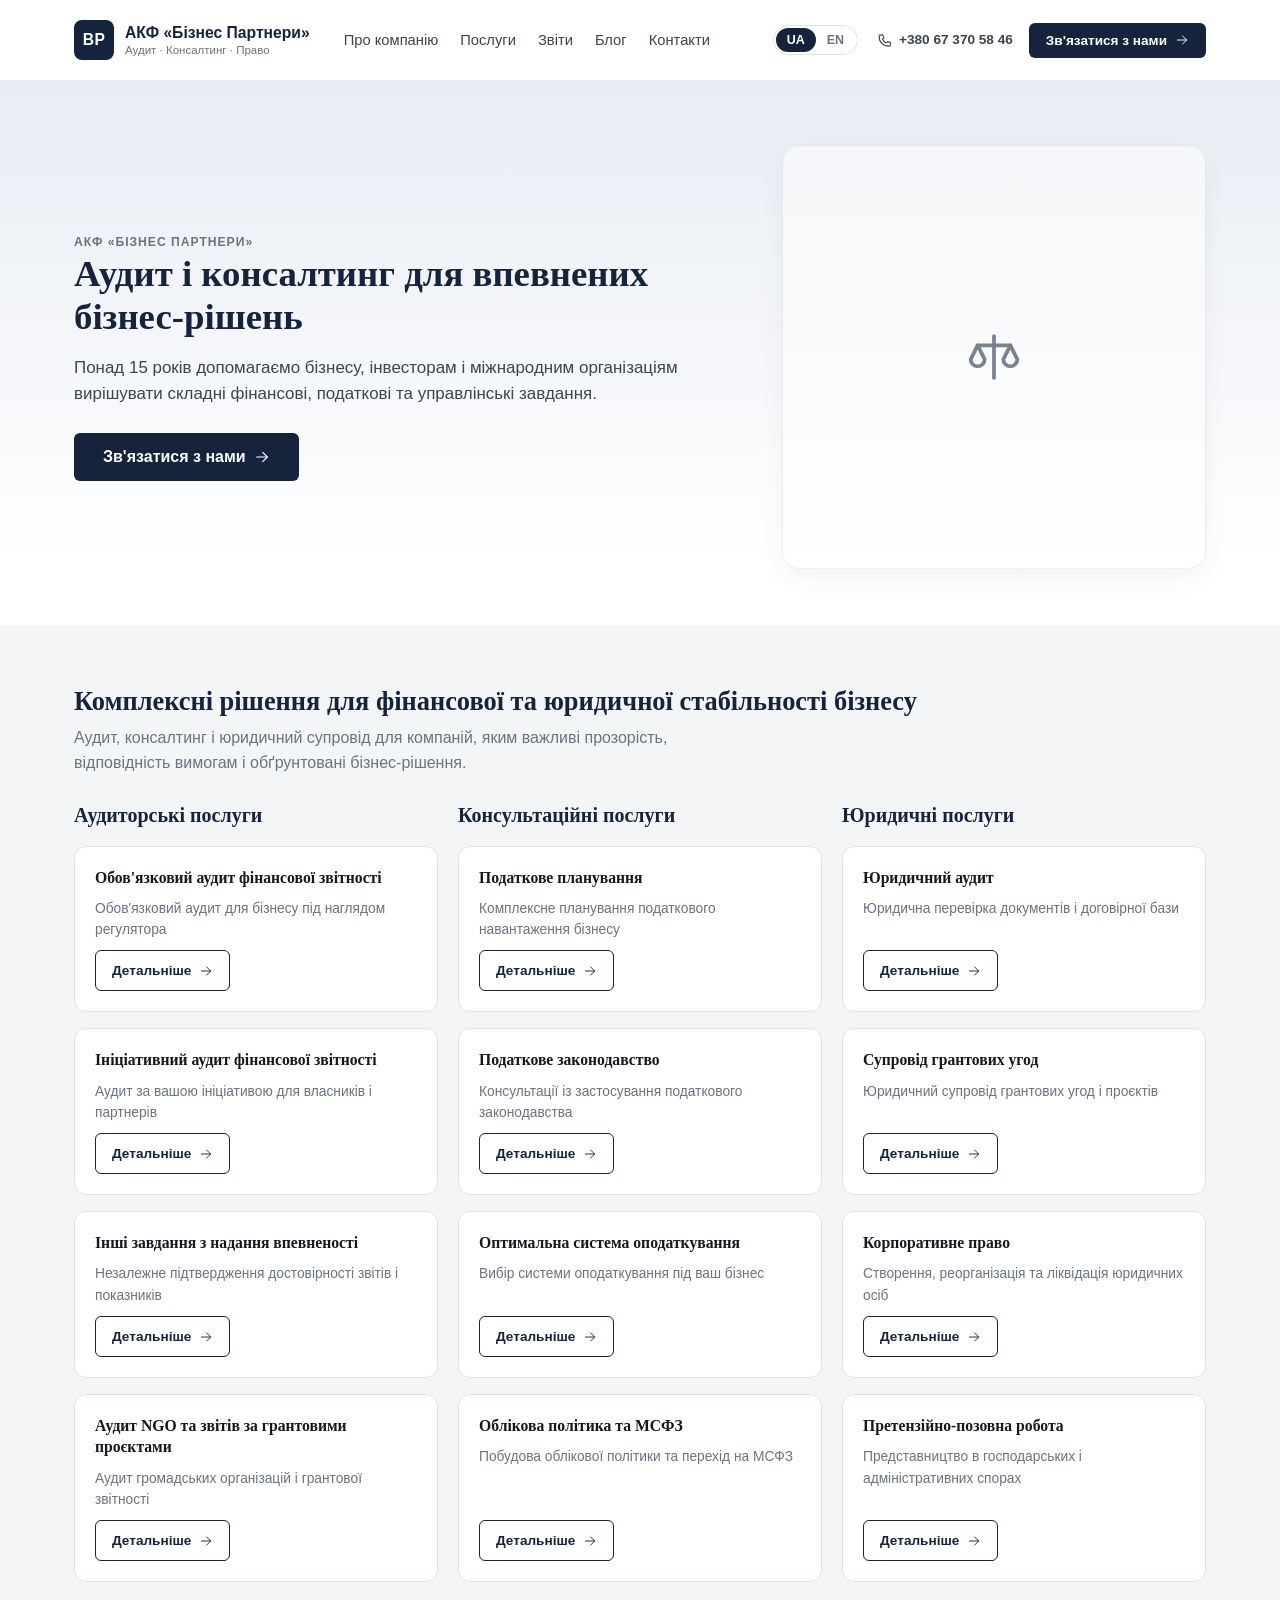
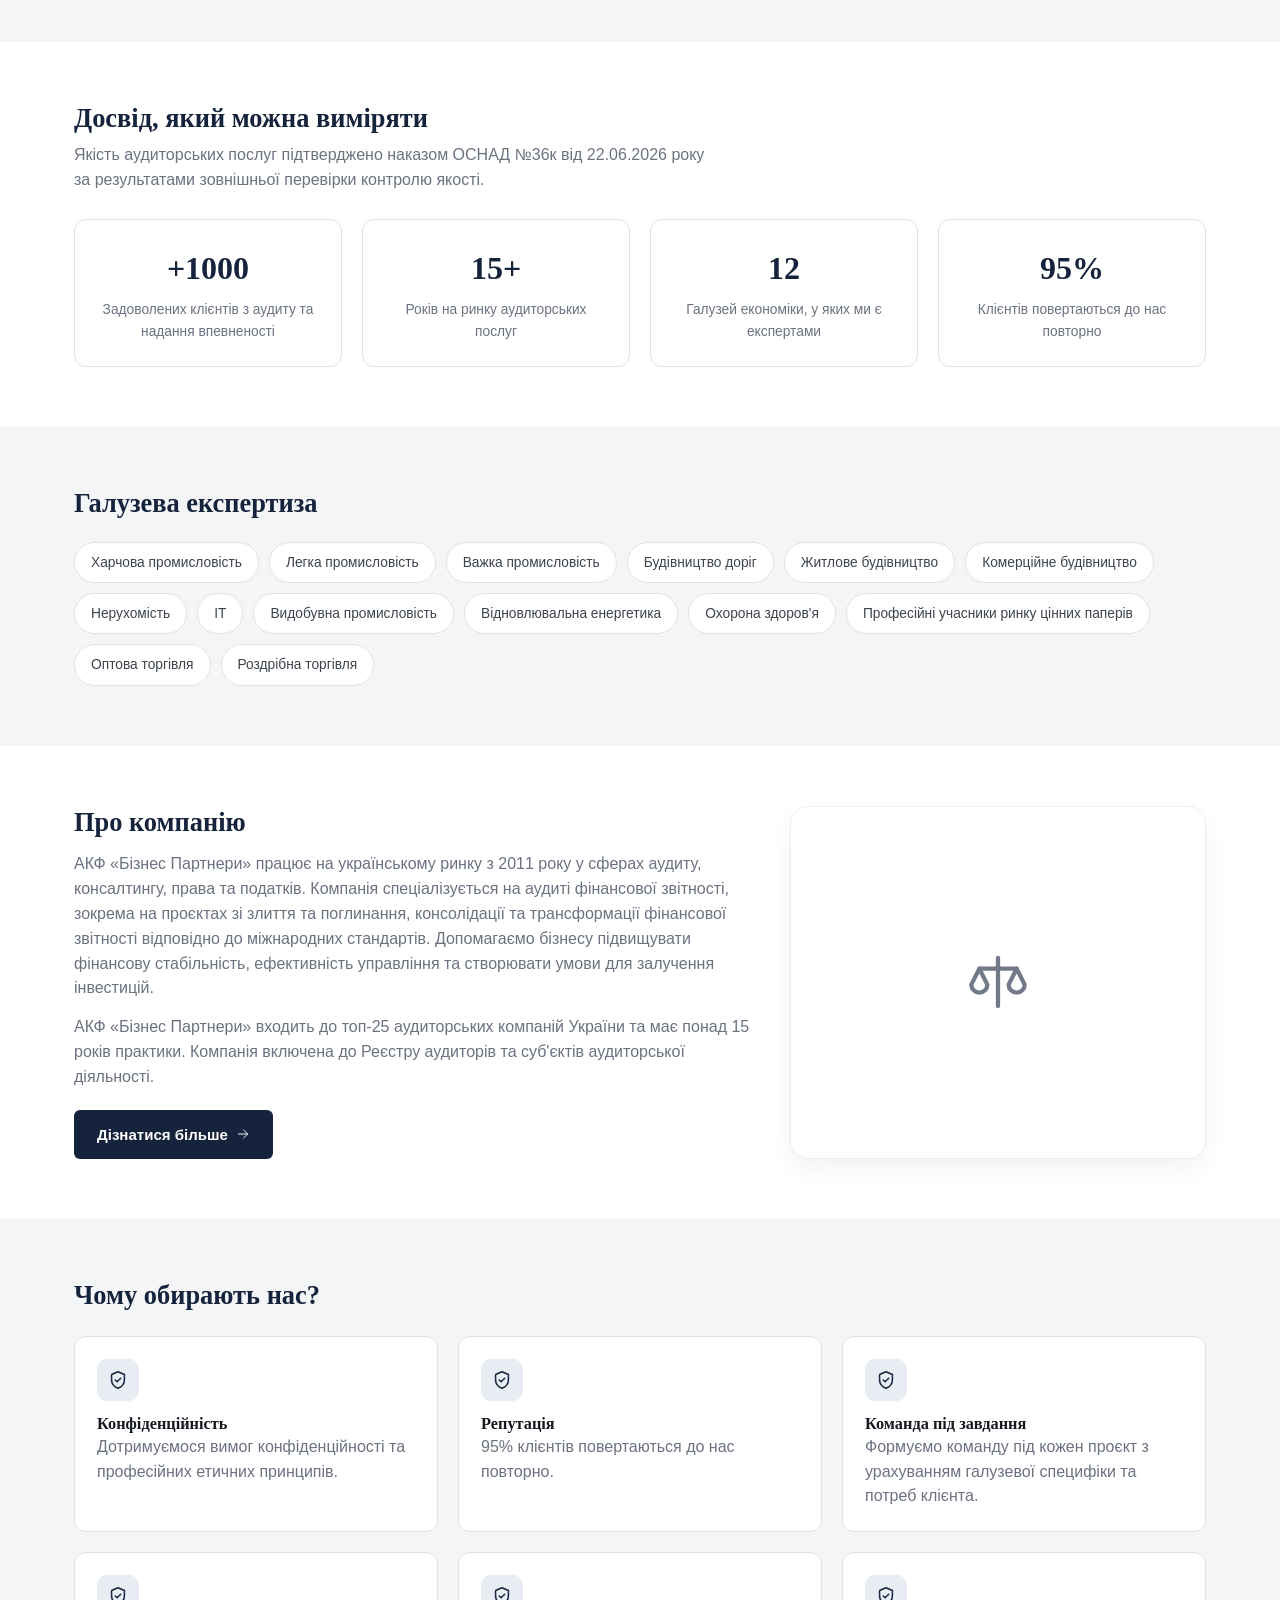
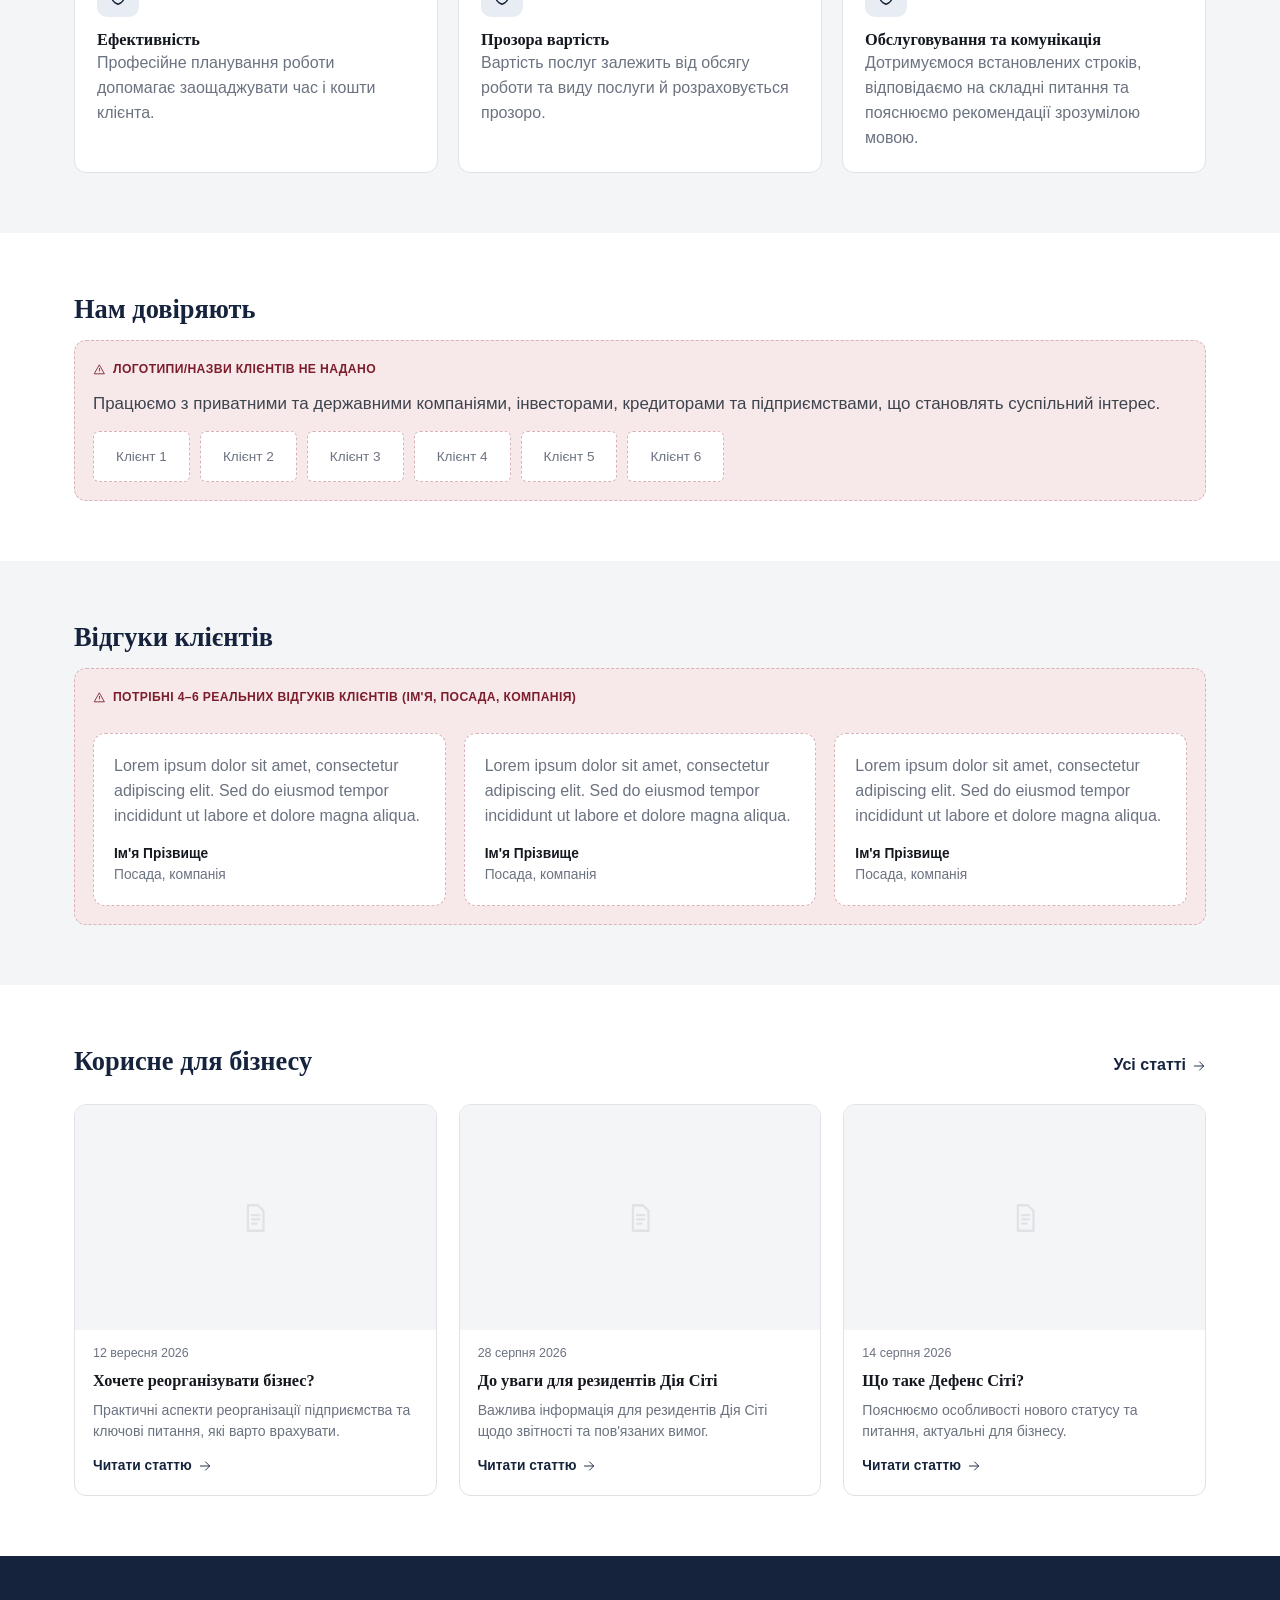
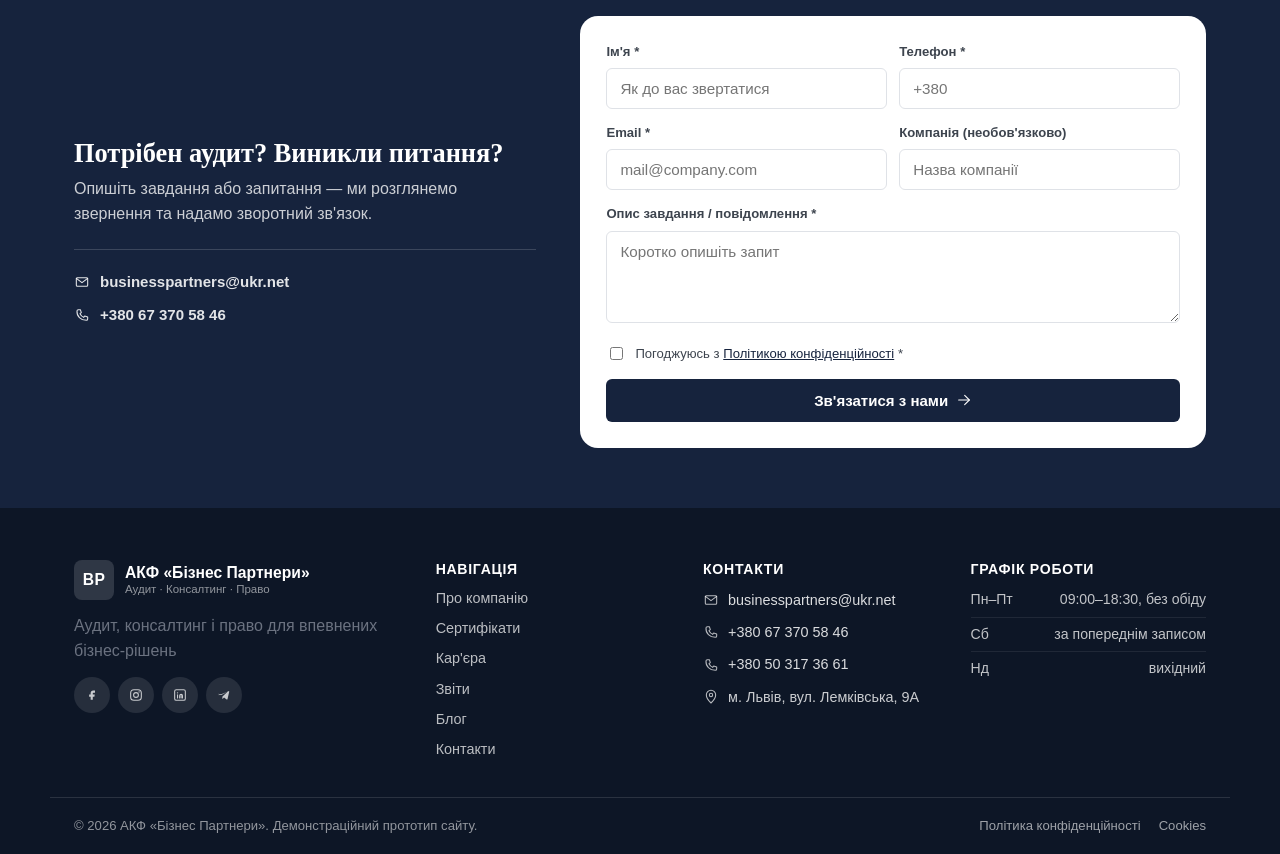
<file: index.html>
<!DOCTYPE html>
<html lang="uk">
<head>
<meta charset="UTF-8">
<meta name="viewport" content="width=device-width, initial-scale=1.0">
<title>АКФ «Бізнес Партнери» — Аудит, консалтинг і право для впевнених бізнес-рішень</title>
<meta name="description" content="Понад 15 років допомагаємо бізнесу, інвесторам і міжнародним організаціям вирішувати складні фінансові, податкові та управлінські завдання.">
<link rel="stylesheet" href="assets/css/style.css">
</head>
<body data-depth="0">
<header class="site-header">
  <div class="container header-row">
    <button type="button" class="mobile-menu-toggle" id="mobile-menu-toggle" aria-label="Меню"><svg width="22" height="22" viewBox="0 0 24 24" fill="none" stroke="currentColor" stroke-width="1.6" stroke-linecap="round" stroke-linejoin="round"><line x1="4" y1="7" x2="20" y2="7"/><line x1="4" y1="12" x2="20" y2="12"/><line x1="4" y1="17" x2="20" y2="17"/></svg></button>
    <a class="brand" href="index.html"><span class="brand-mark">BP</span><span class="brand-text"><span class="brand-name">АКФ «Бізнес Партнери»</span><span class="brand-desc">Аудит · Консалтинг · Право</span></span></a>
    <nav class="main-nav" aria-label="Основна навігація">
      <a href="about.html" class="nav-link ">Про компанію</a><a href="services.html" class="nav-link ">Послуги</a><a href="reports.html" class="nav-link ">Звіти</a><a href="blog.html" class="nav-link ">Блог</a><a href="contacts.html" class="nav-link ">Контакти</a>
    </nav>
    <div class="header-actions">
      <div class="lang-switch" id="lang-switch" aria-label="Вибір мови">
        <button type="button" class="lang-opt active" data-lang="ua">UA</button>
        <button type="button" class="lang-opt" data-lang="en" title="Англійська версія готується">EN</button>
      </div>
      <a class="header-phone" href="tel:+380673705846"><svg width="17" height="17" viewBox="0 0 24 24" fill="none" stroke="currentColor" stroke-width="1.6" stroke-linecap="round" stroke-linejoin="round"><path d="M6.5 4h3l1.5 4.5-2 1.5a12 12 0 0 0 5.5 5.5l1.5-2 4.5 1.5v3a2 2 0 0 1-2 2C10 20 4 14 4.5 6a2 2 0 0 1 2-2z"/></svg><span>+380 67 370 58 46</span></a>
      <button type="button" class="btn btn-primary btn-sm js-open-consult-modal">Зв'язатися з нами <svg width="14" height="14" viewBox="0 0 24 24" fill="none" stroke="currentColor" stroke-width="1.6" stroke-linecap="round" stroke-linejoin="round"><line x1="4" y1="12" x2="20" y2="12"/><polyline points="13,5 20,12 13,19"/></svg></button>
    </div>
  </div>
  <div class="mobile-nav" id="mobile-nav">
    <a href="about.html">Про компанію</a><a href="services.html">Послуги</a><a href="reports.html">Звіти</a><a href="blog.html">Блог</a><a href="contacts.html">Контакти</a>
    <a class="mobile-nav-phone" href="tel:+380673705846"><svg width="17" height="17" viewBox="0 0 24 24" fill="none" stroke="currentColor" stroke-width="1.6" stroke-linecap="round" stroke-linejoin="round"><path d="M6.5 4h3l1.5 4.5-2 1.5a12 12 0 0 0 5.5 5.5l1.5-2 4.5 1.5v3a2 2 0 0 1-2 2C10 20 4 14 4.5 6a2 2 0 0 1 2-2z"/></svg> +380 67 370 58 46</a>
    <button type="button" class="btn btn-primary btn-block js-open-consult-modal">Зв'язатися з нами <svg width="16" height="16" viewBox="0 0 24 24" fill="none" stroke="currentColor" stroke-width="1.6" stroke-linecap="round" stroke-linejoin="round"><line x1="4" y1="12" x2="20" y2="12"/><polyline points="13,5 20,12 13,19"/></svg></button>
  </div>
</header>
<main id="main">

<section class="hero">
  <div class="container hero-inner-split">
    <div class="hero-copy">
      <div class="eyebrow">АКФ «Бізнес Партнери»</div>
      <h1 class="h1">Аудит і консалтинг для впевнених бізнес-рішень</h1>
      <p class="lede">Понад 15 років допомагаємо бізнесу, інвесторам і міжнародним організаціям вирішувати складні фінансові, податкові та управлінські завдання.</p>
      <div class="hero-actions">
        <button type="button" class="btn btn-primary btn-lg js-open-consult-modal">Зв'язатися з нами <svg width="16" height="16" viewBox="0 0 24 24" fill="none" stroke="currentColor" stroke-width="1.6" stroke-linecap="round" stroke-linejoin="round"><line x1="4" y1="12" x2="20" y2="12"/><polyline points="13,5 20,12 13,19"/></svg></button>
      </div>
    </div>
    <div class="hero-figure"><svg width="56" height="56" viewBox="0 0 24 24" fill="none" stroke="currentColor" stroke-width="1.6" stroke-linecap="round" stroke-linejoin="round"><line x1="12" y1="3" x2="12" y2="21"/><line x1="5" y1="7" x2="19" y2="7"/><path d="M5 7l-3 6a3 3 0 0 0 6 0z"/><path d="M19 7l-3 6a3 3 0 0 0 6 0z"/></svg></div>
  </div>
</section>

<section class="section section-tint">
  <div class="container">
    <div class="head-row"><div><h2 class="h2">Комплексні рішення для фінансової та юридичної стабільності бізнесу</h2><p class="muted" style="max-width:640px;margin-top:8px">Аудит, консалтинг і юридичний супровід для компаній, яким важливі прозорість, відповідність вимогам і обґрунтовані бізнес-рішення.</p></div></div>
    <div class="service-preview-grid"><div class="service-col-head"><h3 class="h3">Аудиторські послуги</h3></div><div class="service-col-head"><h3 class="h3">Консультаційні послуги</h3></div><div class="service-col-head"><h3 class="h3">Юридичні послуги</h3></div><a class="service-card" href="service.html?slug=oboviazkovyi-audyt-finansovoi-zvitnosti">
  <h3 class="h4">Обов'язковий аудит фінансової звітності</h3>
  <p class="muted">Обов'язковий аудит для бізнесу під наглядом регулятора</p>
  <span class="btn btn-outline btn-sm service-card-btn">Детальніше <svg width="14" height="14" viewBox="0 0 24 24" fill="none" stroke="currentColor" stroke-width="1.6" stroke-linecap="round" stroke-linejoin="round"><line x1="4" y1="12" x2="20" y2="12"/><polyline points="13,5 20,12 13,19"/></svg></span>
</a><a class="service-card" href="service.html?slug=podatkove-planuvannia">
  <h3 class="h4">Податкове планування</h3>
  <p class="muted">Комплексне планування податкового навантаження бізнесу</p>
  <span class="btn btn-outline btn-sm service-card-btn">Детальніше <svg width="14" height="14" viewBox="0 0 24 24" fill="none" stroke="currentColor" stroke-width="1.6" stroke-linecap="round" stroke-linejoin="round"><line x1="4" y1="12" x2="20" y2="12"/><polyline points="13,5 20,12 13,19"/></svg></span>
</a><a class="service-card" href="service.html?slug=iurydychnyi-audyt">
  <h3 class="h4">Юридичний аудит</h3>
  <p class="muted">Юридична перевірка документів і договірної бази</p>
  <span class="btn btn-outline btn-sm service-card-btn">Детальніше <svg width="14" height="14" viewBox="0 0 24 24" fill="none" stroke="currentColor" stroke-width="1.6" stroke-linecap="round" stroke-linejoin="round"><line x1="4" y1="12" x2="20" y2="12"/><polyline points="13,5 20,12 13,19"/></svg></span>
</a><a class="service-card" href="service.html?slug=initsiatyvnyi-audyt-finansovoi-zvitnosti">
  <h3 class="h4">Ініціативний аудит фінансової звітності</h3>
  <p class="muted">Аудит за вашою ініціативою для власників і партнерів</p>
  <span class="btn btn-outline btn-sm service-card-btn">Детальніше <svg width="14" height="14" viewBox="0 0 24 24" fill="none" stroke="currentColor" stroke-width="1.6" stroke-linecap="round" stroke-linejoin="round"><line x1="4" y1="12" x2="20" y2="12"/><polyline points="13,5 20,12 13,19"/></svg></span>
</a><a class="service-card" href="service.html?slug=podatkove-zakonodavstvo">
  <h3 class="h4">Податкове законодавство</h3>
  <p class="muted">Консультації із застосування податкового законодавства</p>
  <span class="btn btn-outline btn-sm service-card-btn">Детальніше <svg width="14" height="14" viewBox="0 0 24 24" fill="none" stroke="currentColor" stroke-width="1.6" stroke-linecap="round" stroke-linejoin="round"><line x1="4" y1="12" x2="20" y2="12"/><polyline points="13,5 20,12 13,19"/></svg></span>
</a><a class="service-card" href="service.html?slug=suprovid-hrantovykh-uhod">
  <h3 class="h4">Супровід грантових угод</h3>
  <p class="muted">Юридичний супровід грантових угод і проєктів</p>
  <span class="btn btn-outline btn-sm service-card-btn">Детальніше <svg width="14" height="14" viewBox="0 0 24 24" fill="none" stroke="currentColor" stroke-width="1.6" stroke-linecap="round" stroke-linejoin="round"><line x1="4" y1="12" x2="20" y2="12"/><polyline points="13,5 20,12 13,19"/></svg></span>
</a><a class="service-card" href="service.html?slug=inshi-zavdannia-z-nadannia-vpevnenosti">
  <h3 class="h4">Інші завдання з надання впевненості</h3>
  <p class="muted">Незалежне підтвердження достовірності звітів і показників</p>
  <span class="btn btn-outline btn-sm service-card-btn">Детальніше <svg width="14" height="14" viewBox="0 0 24 24" fill="none" stroke="currentColor" stroke-width="1.6" stroke-linecap="round" stroke-linejoin="round"><line x1="4" y1="12" x2="20" y2="12"/><polyline points="13,5 20,12 13,19"/></svg></span>
</a><a class="service-card" href="service.html?slug=optymalna-systema-opodatkuvannia">
  <h3 class="h4">Оптимальна система оподаткування</h3>
  <p class="muted">Вибір системи оподаткування під ваш бізнес</p>
  <span class="btn btn-outline btn-sm service-card-btn">Детальніше <svg width="14" height="14" viewBox="0 0 24 24" fill="none" stroke="currentColor" stroke-width="1.6" stroke-linecap="round" stroke-linejoin="round"><line x1="4" y1="12" x2="20" y2="12"/><polyline points="13,5 20,12 13,19"/></svg></span>
</a><a class="service-card" href="service.html?slug=korporatyvne-pravo">
  <h3 class="h4">Корпоративне право</h3>
  <p class="muted">Створення, реорганізація та ліквідація юридичних осіб</p>
  <span class="btn btn-outline btn-sm service-card-btn">Детальніше <svg width="14" height="14" viewBox="0 0 24 24" fill="none" stroke="currentColor" stroke-width="1.6" stroke-linecap="round" stroke-linejoin="round"><line x1="4" y1="12" x2="20" y2="12"/><polyline points="13,5 20,12 13,19"/></svg></span>
</a><a class="service-card" href="service.html?slug=audyt-ngo-ta-zvitiv-za-hrantovymy-proiektamy">
  <h3 class="h4">Аудит NGO та звітів за грантовими проєктами</h3>
  <p class="muted">Аудит громадських організацій і грантової звітності</p>
  <span class="btn btn-outline btn-sm service-card-btn">Детальніше <svg width="14" height="14" viewBox="0 0 24 24" fill="none" stroke="currentColor" stroke-width="1.6" stroke-linecap="round" stroke-linejoin="round"><line x1="4" y1="12" x2="20" y2="12"/><polyline points="13,5 20,12 13,19"/></svg></span>
</a><a class="service-card" href="service.html?slug=oblikova-polityka-ta-msfz">
  <h3 class="h4">Облікова політика та МСФЗ</h3>
  <p class="muted">Побудова облікової політики та перехід на МСФЗ</p>
  <span class="btn btn-outline btn-sm service-card-btn">Детальніше <svg width="14" height="14" viewBox="0 0 24 24" fill="none" stroke="currentColor" stroke-width="1.6" stroke-linecap="round" stroke-linejoin="round"><line x1="4" y1="12" x2="20" y2="12"/><polyline points="13,5 20,12 13,19"/></svg></span>
</a><a class="service-card" href="service.html?slug=pretenziino-pozovna-robota">
  <h3 class="h4">Претензійно-позовна робота</h3>
  <p class="muted">Представництво в господарських і адміністративних спорах</p>
  <span class="btn btn-outline btn-sm service-card-btn">Детальніше <svg width="14" height="14" viewBox="0 0 24 24" fill="none" stroke="currentColor" stroke-width="1.6" stroke-linecap="round" stroke-linejoin="round"><line x1="4" y1="12" x2="20" y2="12"/><polyline points="13,5 20,12 13,19"/></svg></span>
</a></div>
  </div>
</section>

<section class="section">
  <div class="container">
    <h2 class="h2">Досвід, який можна виміряти</h2>
    <p class="muted" style="max-width:640px;margin-top:8px">Якість аудиторських послуг підтверджено наказом ОСНАД №36к від 22.06.2026 року за результатами зовнішньої перевірки контролю якості.</p>
    <div class="stat-grid"><div class="stat-card"><div class="stat-value">+1000</div><div class="stat-label">Задоволених клієнтів з аудиту та надання впевненості</div></div><div class="stat-card"><div class="stat-value">15+</div><div class="stat-label">Років на ринку аудиторських послуг</div></div><div class="stat-card"><div class="stat-value">12</div><div class="stat-label">Галузей економіки, у яких ми є експертами</div></div><div class="stat-card"><div class="stat-value">95%</div><div class="stat-label">Клієнтів повертаються до нас повторно</div></div></div>
  </div>
</section>

<section class="section section-tint">
  <div class="container">
    <h2 class="h2">Галузева експертиза</h2>
    <div class="industry-row"><span class="industry-chip">Харчова промисловість</span><span class="industry-chip">Легка промисловість</span><span class="industry-chip">Важка промисловість</span><span class="industry-chip">Будівництво доріг</span><span class="industry-chip">Житлове будівництво</span><span class="industry-chip">Комерційне будівництво</span><span class="industry-chip">Нерухомість</span><span class="industry-chip">ІТ</span><span class="industry-chip">Видобувна промисловість</span><span class="industry-chip">Відновлювальна енергетика</span><span class="industry-chip">Охорона здоров'я</span><span class="industry-chip">Професійні учасники ринку цінних паперів</span><span class="industry-chip">Оптова торгівля</span><span class="industry-chip">Роздрібна торгівля</span></div>
  </div>
</section>

<section class="section">
  <div class="container about-split">
    <div>
      <h2 class="h2">Про компанію</h2>
      <p class="muted" style="margin-top:14px">АКФ «Бізнес Партнери» працює на українському ринку з 2011 року у сферах аудиту, консалтингу, права та податків. Компанія спеціалізується на аудиті фінансової звітності, зокрема на проєктах зі злиття та поглинання, консолідації та трансформації фінансової звітності відповідно до міжнародних стандартів. Допомагаємо бізнесу підвищувати фінансову стабільність, ефективність управління та створювати умови для залучення інвестицій.</p><p class="muted" style="margin-top:14px">АКФ «Бізнес Партнери» входить до топ-25 аудиторських компаній України та має понад 15 років практики. Компанія включена до Реєстру аудиторів та суб'єктів аудиторської діяльності.</p>
      <a class="btn btn-primary" style="margin-top:20px" href="about.html">Дізнатися більше <svg width="14" height="14" viewBox="0 0 24 24" fill="none" stroke="currentColor" stroke-width="1.6" stroke-linecap="round" stroke-linejoin="round"><line x1="4" y1="12" x2="20" y2="12"/><polyline points="13,5 20,12 13,19"/></svg></a>
    </div>
    <div class="about-figure"><svg width="64" height="64" viewBox="0 0 24 24" fill="none" stroke="currentColor" stroke-width="1.6" stroke-linecap="round" stroke-linejoin="round"><line x1="12" y1="3" x2="12" y2="21"/><line x1="5" y1="7" x2="19" y2="7"/><path d="M5 7l-3 6a3 3 0 0 0 6 0z"/><path d="M19 7l-3 6a3 3 0 0 0 6 0z"/></svg></div>
  </div>
</section>

<section class="section section-tint">
  <div class="container">
    <h2 class="h2">Чому обирають нас?</h2>
    <div class="adv-grid"><div class="adv-card"><div class="adv-icon"><svg width="22" height="22" viewBox="0 0 24 24" fill="none" stroke="currentColor" stroke-width="1.6" stroke-linecap="round" stroke-linejoin="round"><path d="M12 3l7 3v6c0 4.5-3 7.5-7 9-4-1.5-7-4.5-7-9V6z"/><polyline points="9,12 11,14 15,10"/></svg></div><h3 class="h4">Конфіденційність</h3><p class="muted">Дотримуємося вимог конфіденційності та професійних етичних принципів.</p></div><div class="adv-card"><div class="adv-icon"><svg width="22" height="22" viewBox="0 0 24 24" fill="none" stroke="currentColor" stroke-width="1.6" stroke-linecap="round" stroke-linejoin="round"><path d="M12 3l7 3v6c0 4.5-3 7.5-7 9-4-1.5-7-4.5-7-9V6z"/><polyline points="9,12 11,14 15,10"/></svg></div><h3 class="h4">Репутація</h3><p class="muted">95% клієнтів повертаються до нас повторно.</p></div><div class="adv-card"><div class="adv-icon"><svg width="22" height="22" viewBox="0 0 24 24" fill="none" stroke="currentColor" stroke-width="1.6" stroke-linecap="round" stroke-linejoin="round"><path d="M12 3l7 3v6c0 4.5-3 7.5-7 9-4-1.5-7-4.5-7-9V6z"/><polyline points="9,12 11,14 15,10"/></svg></div><h3 class="h4">Команда під завдання</h3><p class="muted">Формуємо команду під кожен проєкт з урахуванням галузевої специфіки та потреб клієнта.</p></div><div class="adv-card"><div class="adv-icon"><svg width="22" height="22" viewBox="0 0 24 24" fill="none" stroke="currentColor" stroke-width="1.6" stroke-linecap="round" stroke-linejoin="round"><path d="M12 3l7 3v6c0 4.5-3 7.5-7 9-4-1.5-7-4.5-7-9V6z"/><polyline points="9,12 11,14 15,10"/></svg></div><h3 class="h4">Ефективність</h3><p class="muted">Професійне планування роботи допомагає заощаджувати час і кошти клієнта.</p></div><div class="adv-card"><div class="adv-icon"><svg width="22" height="22" viewBox="0 0 24 24" fill="none" stroke="currentColor" stroke-width="1.6" stroke-linecap="round" stroke-linejoin="round"><path d="M12 3l7 3v6c0 4.5-3 7.5-7 9-4-1.5-7-4.5-7-9V6z"/><polyline points="9,12 11,14 15,10"/></svg></div><h3 class="h4">Прозора вартість</h3><p class="muted">Вартість послуг залежить від обсягу роботи та виду послуги й розраховується прозоро.</p></div><div class="adv-card"><div class="adv-icon"><svg width="22" height="22" viewBox="0 0 24 24" fill="none" stroke="currentColor" stroke-width="1.6" stroke-linecap="round" stroke-linejoin="round"><path d="M12 3l7 3v6c0 4.5-3 7.5-7 9-4-1.5-7-4.5-7-9V6z"/><polyline points="9,12 11,14 15,10"/></svg></div><h3 class="h4">Обслуговування та комунікація</h3><p class="muted">Дотримуємося встановлених строків, відповідаємо на складні питання та пояснюємо рекомендації зрозумілою мовою.</p></div></div>
  </div>
</section>

<section class="section">
  <div class="container">
    <h2 class="h2">Нам довіряють</h2>
    <div class="needs-content"><div class="needs-content-tag"><svg width="13" height="13" viewBox="0 0 24 24" fill="none" stroke="currentColor" stroke-width="1.6" stroke-linecap="round" stroke-linejoin="round"><path d="M12 4l9 16H3z"/><line x1="12" y1="10" x2="12" y2="14.5"/><circle cx="12" cy="17" r="0.6" fill="currentColor" stroke="none"/></svg><span>Логотипи/назви клієнтів не надано</span></div><p class="lede">Працюємо з приватними та державними компаніями, інвесторами, кредиторами та підприємствами, що становлять суспільний інтерес.</p><div class="client-tile-row"><div class="client-tile">Клієнт 1</div><div class="client-tile">Клієнт 2</div><div class="client-tile">Клієнт 3</div><div class="client-tile">Клієнт 4</div><div class="client-tile">Клієнт 5</div><div class="client-tile">Клієнт 6</div></div></div>
  </div>
</section>

<section class="section section-tint">
  <div class="container">
    <h2 class="h2">Відгуки клієнтів</h2>
    <div class="needs-content"><div class="needs-content-tag"><svg width="13" height="13" viewBox="0 0 24 24" fill="none" stroke="currentColor" stroke-width="1.6" stroke-linecap="round" stroke-linejoin="round"><path d="M12 4l9 16H3z"/><line x1="12" y1="10" x2="12" y2="14.5"/><circle cx="12" cy="17" r="0.6" fill="currentColor" stroke="none"/></svg><span>Потрібні 4–6 реальних відгуків клієнтів (ім'я, посада, компанія)</span></div><div class="review-grid"><div class="review-card">
  <p class="muted">Lorem ipsum dolor sit amet, consectetur adipiscing elit. Sed do eiusmod tempor incididunt ut labore et dolore magna aliqua.</p>
  <div class="review-author"><strong>Ім'я Прізвище</strong><span class="muted">Посада, компанія</span></div>
</div><div class="review-card">
  <p class="muted">Lorem ipsum dolor sit amet, consectetur adipiscing elit. Sed do eiusmod tempor incididunt ut labore et dolore magna aliqua.</p>
  <div class="review-author"><strong>Ім'я Прізвище</strong><span class="muted">Посада, компанія</span></div>
</div><div class="review-card">
  <p class="muted">Lorem ipsum dolor sit amet, consectetur adipiscing elit. Sed do eiusmod tempor incididunt ut labore et dolore magna aliqua.</p>
  <div class="review-author"><strong>Ім'я Прізвище</strong><span class="muted">Посада, компанія</span></div>
</div></div></div>
  </div>
</section>

<section class="section">
  <div class="container">
    <div class="head-row"><h2 class="h2">Корисне для бізнесу</h2><a class="link-arrow" href="blog.html">Усі статті <svg width="14" height="14" viewBox="0 0 24 24" fill="none" stroke="currentColor" stroke-width="1.6" stroke-linecap="round" stroke-linejoin="round"><line x1="4" y1="12" x2="20" y2="12"/><polyline points="13,5 20,12 13,19"/></svg></a></div>
    <div class="article-grid"><a class="article-card" href="blog/reorganize-business.html">
  <div class="article-thumb"><svg width="34" height="34" viewBox="0 0 24 24" fill="none" stroke="currentColor" stroke-width="1.6" stroke-linecap="round" stroke-linejoin="round"><path d="M7 3h7l4 4v14H7z"/><line x1="10" y1="10" x2="15" y2="10"/><line x1="10" y1="13" x2="15" y2="13"/><line x1="10" y1="16" x2="13" y2="16"/></svg></div>
  <div class="article-date muted">12 вересня 2026</div>
  <h3 class="h4">Хочете реорганізувати бізнес?</h3>
  <p class="muted">Практичні аспекти реорганізації підприємства та ключові питання, які варто врахувати.</p>
  <span class="link-arrow">Читати статтю <svg width="14" height="14" viewBox="0 0 24 24" fill="none" stroke="currentColor" stroke-width="1.6" stroke-linecap="round" stroke-linejoin="round"><line x1="4" y1="12" x2="20" y2="12"/><polyline points="13,5 20,12 13,19"/></svg></span>
</a><a class="article-card" href="blog/diia-city-residents.html">
  <div class="article-thumb"><svg width="34" height="34" viewBox="0 0 24 24" fill="none" stroke="currentColor" stroke-width="1.6" stroke-linecap="round" stroke-linejoin="round"><path d="M7 3h7l4 4v14H7z"/><line x1="10" y1="10" x2="15" y2="10"/><line x1="10" y1="13" x2="15" y2="13"/><line x1="10" y1="16" x2="13" y2="16"/></svg></div>
  <div class="article-date muted">28 серпня 2026</div>
  <h3 class="h4">До уваги для резидентів Дія Сіті</h3>
  <p class="muted">Важлива інформація для резидентів Дія Сіті щодо звітності та пов'язаних вимог.</p>
  <span class="link-arrow">Читати статтю <svg width="14" height="14" viewBox="0 0 24 24" fill="none" stroke="currentColor" stroke-width="1.6" stroke-linecap="round" stroke-linejoin="round"><line x1="4" y1="12" x2="20" y2="12"/><polyline points="13,5 20,12 13,19"/></svg></span>
</a><a class="article-card" href="blog/defense-city.html">
  <div class="article-thumb"><svg width="34" height="34" viewBox="0 0 24 24" fill="none" stroke="currentColor" stroke-width="1.6" stroke-linecap="round" stroke-linejoin="round"><path d="M7 3h7l4 4v14H7z"/><line x1="10" y1="10" x2="15" y2="10"/><line x1="10" y1="13" x2="15" y2="13"/><line x1="10" y1="16" x2="13" y2="16"/></svg></div>
  <div class="article-date muted">14 серпня 2026</div>
  <h3 class="h4">Що таке Дефенс Сіті?</h3>
  <p class="muted">Пояснюємо особливості нового статусу та питання, актуальні для бізнесу.</p>
  <span class="link-arrow">Читати статтю <svg width="14" height="14" viewBox="0 0 24 24" fill="none" stroke="currentColor" stroke-width="1.6" stroke-linecap="round" stroke-linejoin="round"><line x1="4" y1="12" x2="20" y2="12"/><polyline points="13,5 20,12 13,19"/></svg></span>
</a></div>
  </div>
</section>

<section class="section cta-section" id="consultation">
  <div class="container cta-inner">
    <div class="cta-copy">
      <h2 class="h2" style="color:#fff">Потрібен аудит? Виникли питання?</h2>
      <p class="muted-light">Опишіть завдання або запитання — ми розглянемо звернення та надамо зворотний зв'язок.</p>
      <div class="cta-quick-contacts">
        <a href="mailto:businesspartners@ukr.net"><svg width="16" height="16" viewBox="0 0 24 24" fill="none" stroke="currentColor" stroke-width="1.6" stroke-linecap="round" stroke-linejoin="round"><rect x="3.5" y="5.5" width="17" height="13" rx="1.5"/><polyline points="3.5,6.5 12,13 20.5,6.5"/></svg><span>businesspartners@ukr.net</span></a>
        <a href="tel:+380673705846"><svg width="16" height="16" viewBox="0 0 24 24" fill="none" stroke="currentColor" stroke-width="1.6" stroke-linecap="round" stroke-linejoin="round"><path d="M6.5 4h3l1.5 4.5-2 1.5a12 12 0 0 0 5.5 5.5l1.5-2 4.5 1.5v3a2 2 0 0 1-2 2C10 20 4 14 4.5 6a2 2 0 0 1 2-2z"/></svg><span>+380 67 370 58 46</span></a>
      </div>
    </div>
    <div class="cta-form-card"><div class="form-wrap">
<form class="stacked-form" id="home-consult-form" novalidate>
  
  <div class="form-row">
    <div class="form-block"><label>Ім'я *</label><input type="text" name="name" required placeholder="Як до вас звертатися"></div>
    <div class="form-block"><label>Телефон *</label><input type="tel" name="phone" required placeholder="+380"></div>
  </div>
  <div class="form-row">
    <div class="form-block"><label>Email *</label><input type="email" name="email" required placeholder="mail@company.com"></div>
    <div class="form-block"><label>Компанія (необов'язково)</label><input type="text" name="company" placeholder="Назва компанії"></div>
  </div>
  <div class="form-block"><label>Опис завдання / повідомлення *</label><textarea name="message" rows="4" required placeholder="Коротко опишіть запит"></textarea></div>
  <label class="checkbox-row"><input type="checkbox" name="agree" required><span>Погоджуюсь з <a href="privacy.html">Політикою конфіденційності</a> *</span></label>
  <button type="submit" class="btn btn-primary btn-block">Зв'язатися з нами <svg width="16" height="16" viewBox="0 0 24 24" fill="none" stroke="currentColor" stroke-width="1.6" stroke-linecap="round" stroke-linejoin="round"><line x1="4" y1="12" x2="20" y2="12"/><polyline points="13,5 20,12 13,19"/></svg></button>
</form>
<div class="form-success" id="home-consult-success" hidden>
  <div class="fs-icon"><svg width="16" height="16" viewBox="0 0 24 24" fill="none" stroke="currentColor" stroke-width="1.6" stroke-linecap="round" stroke-linejoin="round"><polyline points="5,13 10,18 19,7"/></svg></div>
  <div><div class="fs-title">Дякуємо, звернення надіслано</div><p class="muted" style="margin:2px 0 0">Ми зв'яжемося з вами найближчим часом.</p></div>
</div>
</div></div>
  </div>
</section>

</main>
<footer class="site-footer">
  <div class="container footer-grid">
    <div class="footer-col footer-brand-col">
      <a class="brand" href="index.html"><span class="brand-mark">BP</span><span class="brand-text"><span class="brand-name">АКФ «Бізнес Партнери»</span><span class="brand-desc">Аудит · Консалтинг · Право</span></span></a>
      <p class="muted" style="margin-top:14px">Аудит, консалтинг і право для впевнених бізнес-рішень</p>
      <div class="social-row"><a class="social-icon" href="#" aria-label="Facebook"><svg width="16" height="16" viewBox="0 0 24 24" fill="none" stroke="currentColor" stroke-width="1.6" stroke-linecap="round" stroke-linejoin="round"><path d="M14 8.5h2.5V5.2h-2.7C11.4 5.2 10 6.7 10 9.1v2.1H7.7v3.3H10V19h3.2v-4.5h2.4l.5-3.3h-2.9V9.4c0-.6.3-.9 1-.9z" fill="currentColor" stroke="none"/></svg></a><a class="social-icon" href="#" aria-label="Instagram"><svg width="16" height="16" viewBox="0 0 24 24" fill="none" stroke="currentColor" stroke-width="1.6" stroke-linecap="round" stroke-linejoin="round"><rect x="4" y="4" width="16" height="16" rx="5"/><circle cx="12" cy="12" r="3.6"/><circle cx="16.6" cy="7.4" r="1" fill="currentColor" stroke="none"/></svg></a><a class="social-icon" href="#" aria-label="LinkedIn"><svg width="16" height="16" viewBox="0 0 24 24" fill="none" stroke="currentColor" stroke-width="1.6" stroke-linecap="round" stroke-linejoin="round"><rect x="4" y="4" width="16" height="16" rx="2.5"/><circle cx="8.3" cy="8.7" r="1" fill="currentColor" stroke="none"/><line x1="8.3" y1="11.5" x2="8.3" y2="16.5"/><path d="M11.5 16.5v-3.2c0-1.4 1-2.3 2.2-2.3s2 .9 2 2.3v3.2"/><line x1="13.7" y1="11.5" x2="13.7" y2="16.5"/></svg></a><a class="social-icon" href="#" aria-label="Telegram"><svg width="16" height="16" viewBox="0 0 24 24" fill="none" stroke="currentColor" stroke-width="1.6" stroke-linecap="round" stroke-linejoin="round"><path d="M4.2 12.4l14.6-6.2c.7-.3 1.3.2 1 1L17.3 18c-.2.8-.8 1-1.4.6l-3.8-2.9-2 1.9c-.2.2-.4.3-.7.2l.3-3.6 6.9-6.5c.3-.3-.1-.4-.4-.2L8 12l-3.6-1.1c-.8-.2-.8-.8-.2-1.1z" fill="currentColor" stroke="none"/></svg></a></div>
    </div>
    <div class="footer-col">
      <h4>Навігація</h4>
      <div class="footer-links"><a href="about.html">Про компанію</a><a href="certificates.html">Сертифікати</a><a href="career.html">Кар'єра</a><a href="reports.html">Звіти</a><a href="blog.html">Блог</a><a href="contacts.html">Контакти</a></div>
    </div>
    <div class="footer-col">
      <h4>Контакти</h4>
      <div class="footer-contact-row"><svg width="16" height="16" viewBox="0 0 24 24" fill="none" stroke="currentColor" stroke-width="1.6" stroke-linecap="round" stroke-linejoin="round"><rect x="3.5" y="5.5" width="17" height="13" rx="1.5"/><polyline points="3.5,6.5 12,13 20.5,6.5"/></svg><a href="mailto:businesspartners@ukr.net">businesspartners@ukr.net</a></div>
      <div class="footer-contact-row"><svg width="16" height="16" viewBox="0 0 24 24" fill="none" stroke="currentColor" stroke-width="1.6" stroke-linecap="round" stroke-linejoin="round"><path d="M6.5 4h3l1.5 4.5-2 1.5a12 12 0 0 0 5.5 5.5l1.5-2 4.5 1.5v3a2 2 0 0 1-2 2C10 20 4 14 4.5 6a2 2 0 0 1 2-2z"/></svg><a href="tel:+380673705846">+380 67 370 58 46</a></div><div class="footer-contact-row"><svg width="16" height="16" viewBox="0 0 24 24" fill="none" stroke="currentColor" stroke-width="1.6" stroke-linecap="round" stroke-linejoin="round"><path d="M6.5 4h3l1.5 4.5-2 1.5a12 12 0 0 0 5.5 5.5l1.5-2 4.5 1.5v3a2 2 0 0 1-2 2C10 20 4 14 4.5 6a2 2 0 0 1 2-2z"/></svg><a href="tel:+380503173661">+380 50 317 36 61</a></div>
      <div class="footer-contact-row"><svg width="16" height="16" viewBox="0 0 24 24" fill="none" stroke="currentColor" stroke-width="1.6" stroke-linecap="round" stroke-linejoin="round"><path d="M12 21s7-6.5 7-12a7 7 0 0 0-14 0c0 5.5 7 12 7 12z"/><circle cx="12" cy="9" r="2.5"/></svg><span>м. Львів, вул. Лемківська, 9А</span></div>
    </div>
    <div class="footer-col">
      <h4>Графік роботи</h4>
      <div class="hours-row"><span>Пн–Пт</span><span>09:00–18:30, без обіду</span></div><div class="hours-row"><span>Сб</span><span>за попереднім записом</span></div><div class="hours-row"><span>Нд</span><span>вихідний</span></div>
    </div>
  </div>
  <div class="container footer-bottom">
    <span>© 2026 АКФ «Бізнес Партнери». Демонстраційний прототип сайту.</span>
    <div class="footer-legal">
      <a href="privacy.html">Політика конфіденційності</a>
      <a href="cookies.html">Cookies</a>
    </div>
  </div>
</footer>
<div class="modal-overlay" id="consult-modal" hidden>
  <div class="modal-box" role="dialog" aria-modal="true" aria-label="Форма зв'язку">
    <button type="button" class="modal-close" id="consult-modal-close" aria-label="Закрити"><svg width="18" height="18" viewBox="0 0 24 24" fill="none" stroke="currentColor" stroke-width="1.6" stroke-linecap="round" stroke-linejoin="round"><line x1="5" y1="5" x2="19" y2="19"/><line x1="19" y1="5" x2="5" y2="19"/></svg></button>
    <h3 class="h3">Зв'язатися з нами</h3>
    <p class="muted" style="margin-top:6px">Опишіть завдання — ми зв'яжемося з вами найближчим часом.</p>
    <div style="margin-top:18px"><div class="form-wrap">
<form class="stacked-form" id="modal-consult-form" novalidate>
  
  <div class="form-row">
    <div class="form-block"><label>Ім'я *</label><input type="text" name="name" required placeholder="Як до вас звертатися"></div>
    <div class="form-block"><label>Телефон *</label><input type="tel" name="phone" required placeholder="+380"></div>
  </div>
  <div class="form-row">
    <div class="form-block"><label>Email *</label><input type="email" name="email" required placeholder="mail@company.com"></div>
    <div class="form-block"><label>Компанія (необов'язково)</label><input type="text" name="company" placeholder="Назва компанії"></div>
  </div>
  <div class="form-block"><label>Опис завдання / повідомлення *</label><textarea name="message" rows="4" required placeholder="Коротко опишіть запит"></textarea></div>
  <label class="checkbox-row"><input type="checkbox" name="agree" required><span>Погоджуюсь з <a href="privacy.html">Політикою конфіденційності</a> *</span></label>
  <button type="submit" class="btn btn-primary btn-block">Зв'язатися з нами <svg width="16" height="16" viewBox="0 0 24 24" fill="none" stroke="currentColor" stroke-width="1.6" stroke-linecap="round" stroke-linejoin="round"><line x1="4" y1="12" x2="20" y2="12"/><polyline points="13,5 20,12 13,19"/></svg></button>
</form>
<div class="form-success" id="modal-consult-success" hidden>
  <div class="fs-icon"><svg width="16" height="16" viewBox="0 0 24 24" fill="none" stroke="currentColor" stroke-width="1.6" stroke-linecap="round" stroke-linejoin="round"><polyline points="5,13 10,18 19,7"/></svg></div>
  <div><div class="fs-title">Дякуємо, звернення надіслано</div><p class="muted" style="margin:2px 0 0">Ми зв'яжемося з вами найближчим часом.</p></div>
</div>
</div></div>
  </div>
</div>
<script src="assets/js/services-data.js"></script>
<script src="assets/js/main.js"></script>
</body>
</html>
</file>
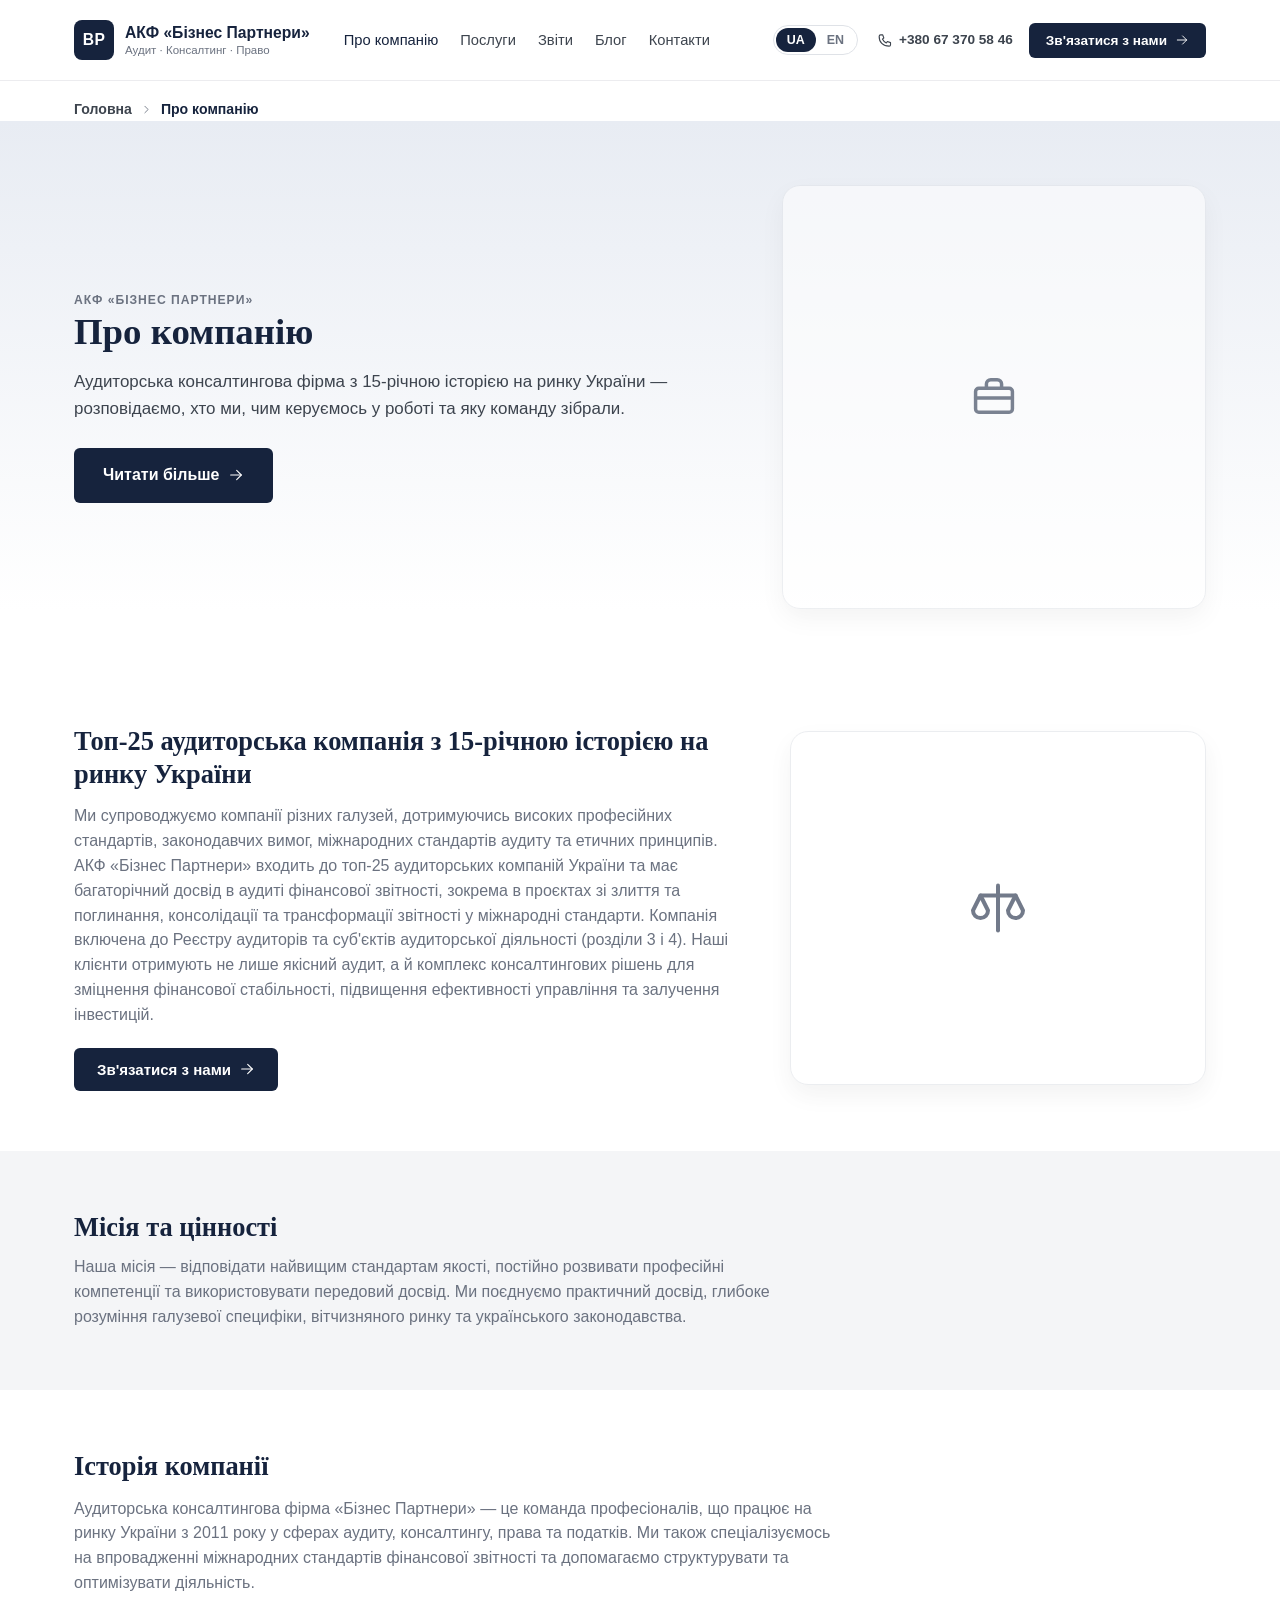
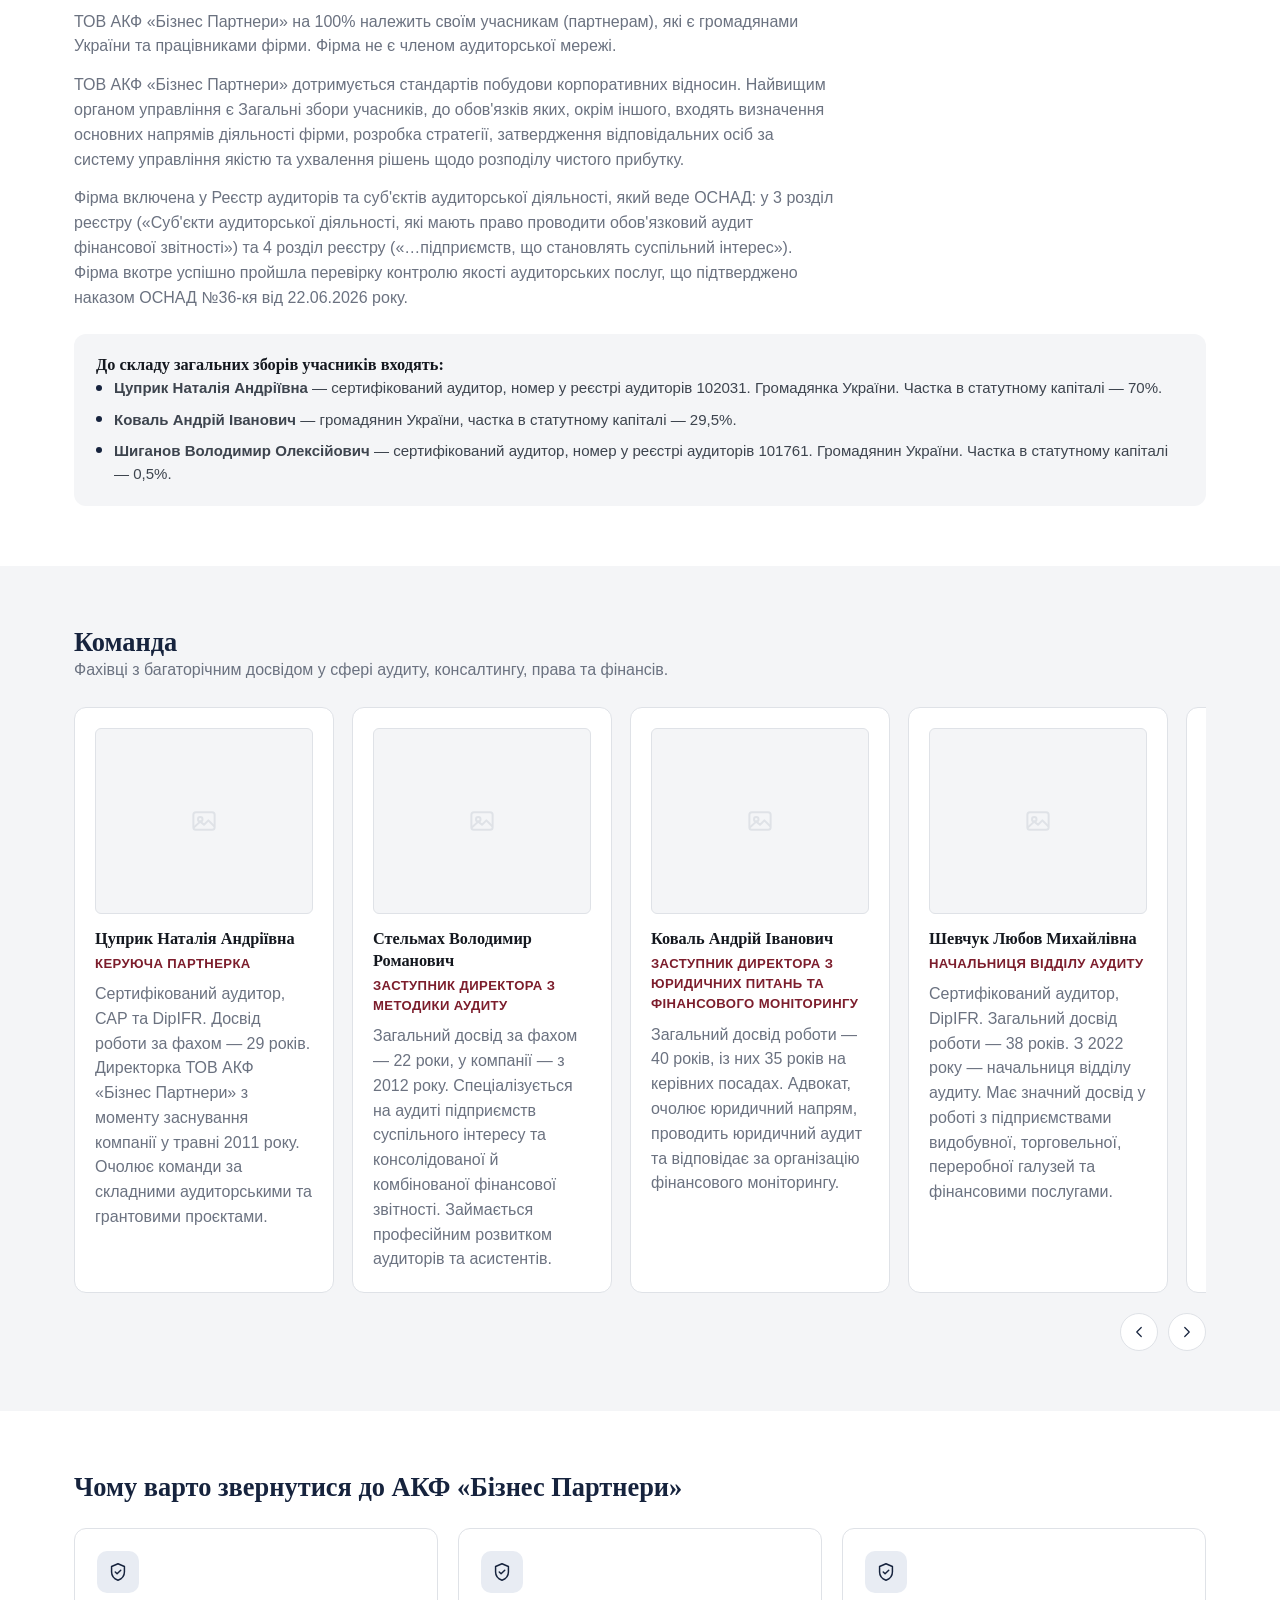
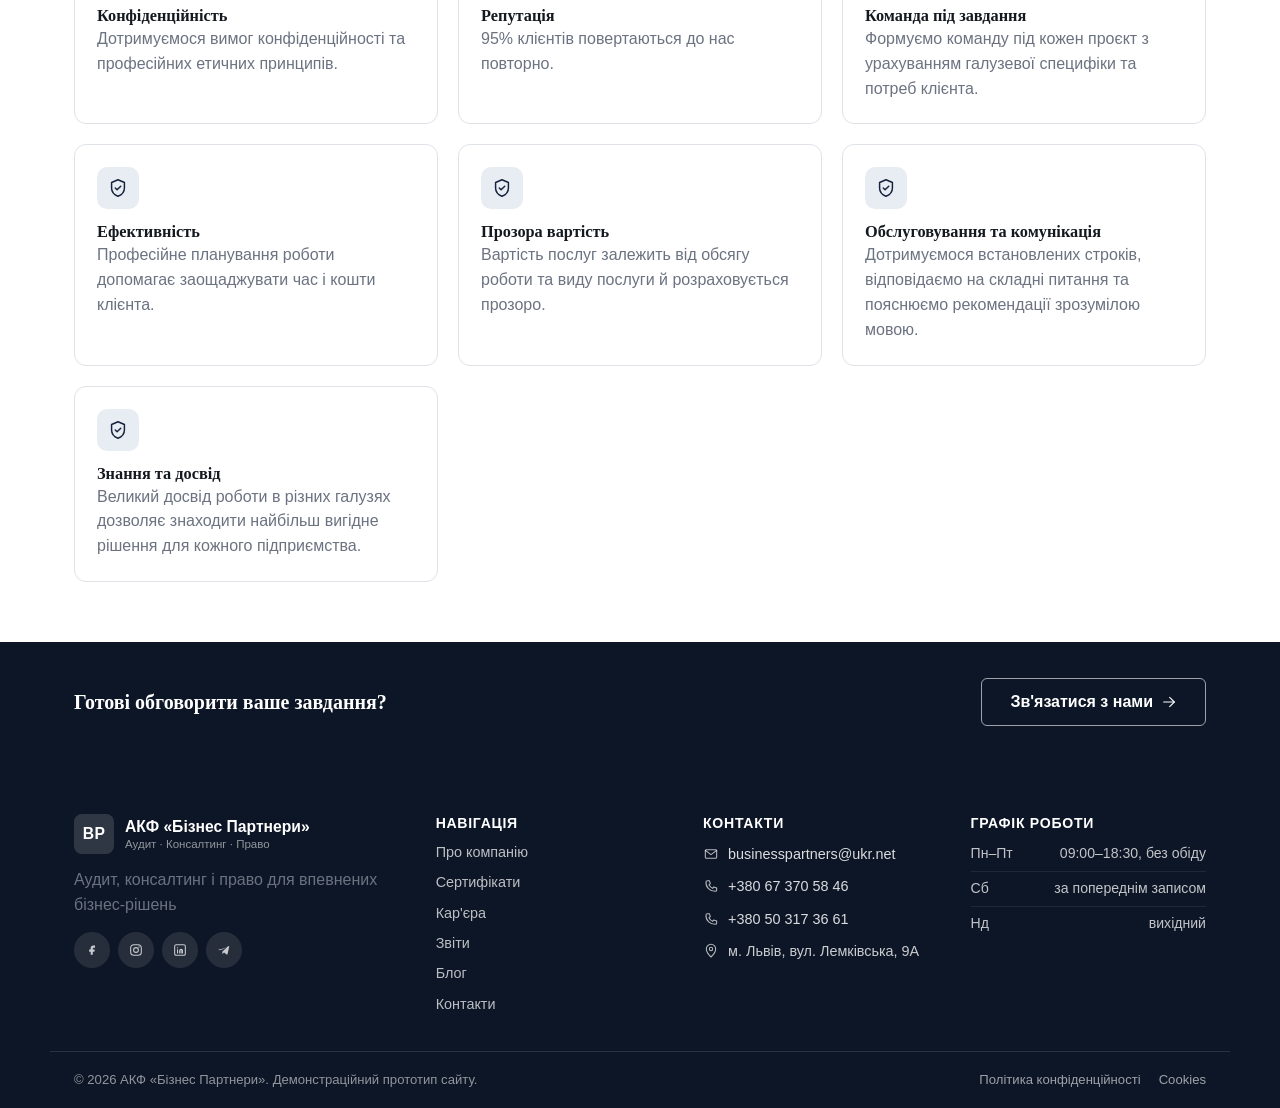
<file: about.html>
<!DOCTYPE html>
<html lang="uk">
<head>
<meta charset="UTF-8">
<meta name="viewport" content="width=device-width, initial-scale=1.0">
<title>Про компанію — АКФ «Бізнес Партнери»</title>
<meta name="description" content="Ми супроводжуємо компанії різних галузей, дотримуючись високих професійних стандартів, законодавчих вимог, міжнародних стандартів аудиту та етичних принцип…">
<link rel="stylesheet" href="assets/css/style.css">
</head>
<body data-depth="0">
<header class="site-header">
  <div class="container header-row">
    <button type="button" class="mobile-menu-toggle" id="mobile-menu-toggle" aria-label="Меню"><svg width="22" height="22" viewBox="0 0 24 24" fill="none" stroke="currentColor" stroke-width="1.6" stroke-linecap="round" stroke-linejoin="round"><line x1="4" y1="7" x2="20" y2="7"/><line x1="4" y1="12" x2="20" y2="12"/><line x1="4" y1="17" x2="20" y2="17"/></svg></button>
    <a class="brand" href="index.html"><span class="brand-mark">BP</span><span class="brand-text"><span class="brand-name">АКФ «Бізнес Партнери»</span><span class="brand-desc">Аудит · Консалтинг · Право</span></span></a>
    <nav class="main-nav" aria-label="Основна навігація">
      <a href="about.html" class="nav-link active">Про компанію</a><a href="services.html" class="nav-link ">Послуги</a><a href="reports.html" class="nav-link ">Звіти</a><a href="blog.html" class="nav-link ">Блог</a><a href="contacts.html" class="nav-link ">Контакти</a>
    </nav>
    <div class="header-actions">
      <div class="lang-switch" id="lang-switch" aria-label="Вибір мови">
        <button type="button" class="lang-opt active" data-lang="ua">UA</button>
        <button type="button" class="lang-opt" data-lang="en" title="Англійська версія готується">EN</button>
      </div>
      <a class="header-phone" href="tel:+380673705846"><svg width="17" height="17" viewBox="0 0 24 24" fill="none" stroke="currentColor" stroke-width="1.6" stroke-linecap="round" stroke-linejoin="round"><path d="M6.5 4h3l1.5 4.5-2 1.5a12 12 0 0 0 5.5 5.5l1.5-2 4.5 1.5v3a2 2 0 0 1-2 2C10 20 4 14 4.5 6a2 2 0 0 1 2-2z"/></svg><span>+380 67 370 58 46</span></a>
      <button type="button" class="btn btn-primary btn-sm js-open-consult-modal">Зв'язатися з нами <svg width="14" height="14" viewBox="0 0 24 24" fill="none" stroke="currentColor" stroke-width="1.6" stroke-linecap="round" stroke-linejoin="round"><line x1="4" y1="12" x2="20" y2="12"/><polyline points="13,5 20,12 13,19"/></svg></button>
    </div>
  </div>
  <div class="mobile-nav" id="mobile-nav">
    <a href="about.html">Про компанію</a><a href="services.html">Послуги</a><a href="reports.html">Звіти</a><a href="blog.html">Блог</a><a href="contacts.html">Контакти</a>
    <a class="mobile-nav-phone" href="tel:+380673705846"><svg width="17" height="17" viewBox="0 0 24 24" fill="none" stroke="currentColor" stroke-width="1.6" stroke-linecap="round" stroke-linejoin="round"><path d="M6.5 4h3l1.5 4.5-2 1.5a12 12 0 0 0 5.5 5.5l1.5-2 4.5 1.5v3a2 2 0 0 1-2 2C10 20 4 14 4.5 6a2 2 0 0 1 2-2z"/></svg> +380 67 370 58 46</a>
    <button type="button" class="btn btn-primary btn-block js-open-consult-modal">Зв'язатися з нами <svg width="16" height="16" viewBox="0 0 24 24" fill="none" stroke="currentColor" stroke-width="1.6" stroke-linecap="round" stroke-linejoin="round"><line x1="4" y1="12" x2="20" y2="12"/><polyline points="13,5 20,12 13,19"/></svg></button>
  </div>
</header>
<main id="main">

<nav class="breadcrumbs container" aria-label="Хлібні крихти"><a href="index.html">Головна</a><span class="bc-sep"><svg width="13" height="13" viewBox="0 0 24 24" fill="none" stroke="currentColor" stroke-width="1.6" stroke-linecap="round" stroke-linejoin="round"><polyline points="9,6 15,12 9,18"/></svg></span><span class="bc-current">Про компанію</span></nav>
<section class="hero">
  <div class="container hero-inner-split">
    <div class="hero-copy">
      <div class="eyebrow">АКФ «Бізнес Партнери»</div>
      <h1 class="h1">Про компанію</h1>
      <p class="lede">Аудиторська консалтингова фірма з 15-річною історією на ринку України — розповідаємо, хто ми, чим керуємось у роботі та яку команду зібрали.</p>
      <div class="hero-actions">
        <a class="btn btn-primary btn-lg" href="#about-intro">Читати більше <svg width="16" height="16" viewBox="0 0 24 24" fill="none" stroke="currentColor" stroke-width="1.6" stroke-linecap="round" stroke-linejoin="round"><line x1="4" y1="12" x2="20" y2="12"/><polyline points="13,5 20,12 13,19"/></svg></a>
      </div>
    </div>
    <div class="hero-figure"><svg width="52" height="52" viewBox="0 0 24 24" fill="none" stroke="currentColor" stroke-width="1.6" stroke-linecap="round" stroke-linejoin="round"><rect x="3.5" y="8" width="17" height="11" rx="1.5"/><path d="M8.5 8V6a2 2 0 0 1 2-2h3a2 2 0 0 1 2 2v2"/><line x1="3.5" y1="12.5" x2="20.5" y2="12.5"/></svg></div>
  </div>
</section>

<section class="section" id="about-intro">
  <div class="container about-split">
    <div>
      <h2 class="h2">Топ-25 аудиторська компанія з 15-річною історією на ринку України</h2>
      <p class="muted" style="margin-top:14px">Ми супроводжуємо компанії різних галузей, дотримуючись високих професійних стандартів, законодавчих вимог, міжнародних стандартів аудиту та етичних принципів. АКФ «Бізнес Партнери» входить до топ-25 аудиторських компаній України та має багаторічний досвід в аудиті фінансової звітності, зокрема в проєктах зі злиття та поглинання, консолідації та трансформації звітності у міжнародні стандарти. Компанія включена до Реєстру аудиторів та суб'єктів аудиторської діяльності (розділи 3 і 4). Наші клієнти отримують не лише якісний аудит, а й комплекс консалтингових рішень для зміцнення фінансової стабільності, підвищення ефективності управління та залучення інвестицій.</p>
      <div style="margin-top:20px"><button type="button" class="btn btn-primary js-open-consult-modal">Зв'язатися з нами <svg width="16" height="16" viewBox="0 0 24 24" fill="none" stroke="currentColor" stroke-width="1.6" stroke-linecap="round" stroke-linejoin="round"><line x1="4" y1="12" x2="20" y2="12"/><polyline points="13,5 20,12 13,19"/></svg></button></div>
    </div>
    <div class="about-figure"><svg width="60" height="60" viewBox="0 0 24 24" fill="none" stroke="currentColor" stroke-width="1.6" stroke-linecap="round" stroke-linejoin="round"><line x1="12" y1="3" x2="12" y2="21"/><line x1="5" y1="7" x2="19" y2="7"/><path d="M5 7l-3 6a3 3 0 0 0 6 0z"/><path d="M19 7l-3 6a3 3 0 0 0 6 0z"/></svg></div>
  </div>
</section>

<section class="section section-tint">
  <div class="container">
    <h2 class="h2">Місія та цінності</h2>
    <p class="muted" style="margin-top:12px;max-width:700px">Наша місія — відповідати найвищим стандартам якості, постійно розвивати професійні компетенції та використовувати передовий досвід. Ми поєднуємо практичний досвід, глибоке розуміння галузевої специфіки, вітчизняного ринку та українського законодавства.</p>
  </div>
</section>

<section class="section">
  <div class="container">
    <h2 class="h2">Історія компанії</h2>
    <div class="two-col-text"><p class="muted" style="margin-top:14px">Аудиторська консалтингова фірма «Бізнес Партнери» — це команда професіоналів, що працює на ринку України з 2011 року у сферах аудиту, консалтингу, права та податків. Ми також спеціалізуємось на впровадженні міжнародних стандартів фінансової звітності та допомагаємо структурувати та оптимізувати діяльність.</p><p class="muted" style="margin-top:14px">ТОВ АКФ «Бізнес Партнери» на 100% належить своїм учасникам (партнерам), які є громадянами України та працівниками фірми. Фірма не є членом аудиторської мережі.</p><p class="muted" style="margin-top:14px">ТОВ АКФ «Бізнес Партнери» дотримується стандартів побудови корпоративних відносин. Найвищим органом управління є Загальні збори учасників, до обов'язків яких, окрім іншого, входять визначення основних напрямів діяльності фірми, розробка стратегії, затвердження відповідальних осіб за систему управління якістю та ухвалення рішень щодо розподілу чистого прибутку.</p><p class="muted" style="margin-top:14px">Фірма включена у Реєстр аудиторів та суб'єктів аудиторської діяльності, який веде ОСНАД: у 3 розділ реєстру («Суб'єкти аудиторської діяльності, які мають право проводити обов'язковий аудит фінансової звітності») та 4 розділ реєстру («…підприємств, що становлять суспільний інтерес»). Фірма вкотре успішно пройшла перевірку контролю якості аудиторських послуг, що підтверджено наказом ОСНАД №36-кя від 22.06.2026 року.</p></div>
    <div class="founders-block">
      <h3 class="h4">До складу загальних зборів учасників входять:</h3>
      <ul class="plain-list founders-list"><li><strong>Цуприк Наталія Андріївна</strong> — сертифікований аудитор, номер у реєстрі аудиторів 102031. Громадянка України. Частка в статутному капіталі — 70%.</li><li><strong>Коваль Андрій Іванович</strong> — громадянин України, частка в статутному капіталі — 29,5%.</li><li><strong>Шиганов Володимир Олексійович</strong> — сертифікований аудитор, номер у реєстрі аудиторів 101761. Громадянин України. Частка в статутному капіталі — 0,5%.</li></ul>
    </div>
  </div>
</section>

<section class="section section-tint">
  <div class="container">
    <h2 class="h2">Команда</h2>
    <p class="muted" style="max-width:600px">Фахівці з багаторічним досвідом у сфері аудиту, консалтингу, права та фінансів.</p>
    <div class="team-slider" id="team-slider">
  <div class="team-slider-track"><div class="team-card">
  <div class="team-photo"><svg width="30" height="30" viewBox="0 0 24 24" fill="none" stroke="currentColor" stroke-width="1.6" stroke-linecap="round" stroke-linejoin="round"><rect x="3.5" y="5" width="17" height="14" rx="2"/><circle cx="9" cy="10.5" r="1.8"/><path d="M4 17l5-4.5 3 2.5 3.5-3.5L20 16"/></svg></div>
  <h3 class="h4">Цуприк Наталія Андріївна</h3>
  <div class="team-role">Керуюча партнерка</div>
  <p class="muted">Сертифікований аудитор, САР та DipIFR. Досвід роботи за фахом — 29 років. Директорка ТОВ АКФ «Бізнес Партнери» з моменту заснування компанії у травні 2011 року. Очолює команди за складними аудиторськими та грантовими проєктами.</p>
</div><div class="team-card">
  <div class="team-photo"><svg width="30" height="30" viewBox="0 0 24 24" fill="none" stroke="currentColor" stroke-width="1.6" stroke-linecap="round" stroke-linejoin="round"><rect x="3.5" y="5" width="17" height="14" rx="2"/><circle cx="9" cy="10.5" r="1.8"/><path d="M4 17l5-4.5 3 2.5 3.5-3.5L20 16"/></svg></div>
  <h3 class="h4">Стельмах Володимир Романович</h3>
  <div class="team-role">Заступник директора з методики аудиту</div>
  <p class="muted">Загальний досвід за фахом — 22 роки, у компанії — з 2012 року. Спеціалізується на аудиті підприємств суспільного інтересу та консолідованої й комбінованої фінансової звітності. Займається професійним розвитком аудиторів та асистентів.</p>
</div><div class="team-card">
  <div class="team-photo"><svg width="30" height="30" viewBox="0 0 24 24" fill="none" stroke="currentColor" stroke-width="1.6" stroke-linecap="round" stroke-linejoin="round"><rect x="3.5" y="5" width="17" height="14" rx="2"/><circle cx="9" cy="10.5" r="1.8"/><path d="M4 17l5-4.5 3 2.5 3.5-3.5L20 16"/></svg></div>
  <h3 class="h4">Коваль Андрій Іванович</h3>
  <div class="team-role">Заступник директора з юридичних питань та фінансового моніторингу</div>
  <p class="muted">Загальний досвід роботи — 40 років, із них 35 років на керівних посадах. Адвокат, очолює юридичний напрям, проводить юридичний аудит та відповідає за організацію фінансового моніторингу.</p>
</div><div class="team-card">
  <div class="team-photo"><svg width="30" height="30" viewBox="0 0 24 24" fill="none" stroke="currentColor" stroke-width="1.6" stroke-linecap="round" stroke-linejoin="round"><rect x="3.5" y="5" width="17" height="14" rx="2"/><circle cx="9" cy="10.5" r="1.8"/><path d="M4 17l5-4.5 3 2.5 3.5-3.5L20 16"/></svg></div>
  <h3 class="h4">Шевчук Любов Михайлівна</h3>
  <div class="team-role">Начальниця відділу аудиту</div>
  <p class="muted">Сертифікований аудитор, DipIFR. Загальний досвід роботи — 38 років. З 2022 року — начальниця відділу аудиту. Має значний досвід у роботі з підприємствами видобувної, торговельної, переробної галузей та фінансовими послугами.</p>
</div><div class="team-card">
  <div class="team-photo"><svg width="30" height="30" viewBox="0 0 24 24" fill="none" stroke="currentColor" stroke-width="1.6" stroke-linecap="round" stroke-linejoin="round"><rect x="3.5" y="5" width="17" height="14" rx="2"/><circle cx="9" cy="10.5" r="1.8"/><path d="M4 17l5-4.5 3 2.5 3.5-3.5L20 16"/></svg></div>
  <h3 class="h4">Шиганов Володимир Олексійович</h3>
  <div class="team-role">Партнер з якості</div>
  <p class="muted">Сертифікований аудитор, САР. Загальний досвід роботи — 40 років. Спеціалізується на аудиті громадських і благодійних організацій та перевірках грантових проєктів.</p>
</div><div class="team-card">
  <div class="team-photo"><svg width="30" height="30" viewBox="0 0 24 24" fill="none" stroke="currentColor" stroke-width="1.6" stroke-linecap="round" stroke-linejoin="round"><rect x="3.5" y="5" width="17" height="14" rx="2"/><circle cx="9" cy="10.5" r="1.8"/><path d="M4 17l5-4.5 3 2.5 3.5-3.5L20 16"/></svg></div>
  <h3 class="h4">Мирончук Надія Романівна</h3>
  <div class="team-role">Сертифікований аудитор</div>
  <p class="muted">Загальний досвід за фахом — 28 років. Спеціалізується на аудиті підприємств легкої та важкої промисловості, переробці давальницької сировини та ІТ-секторі.</p>
</div><div class="team-card">
  <div class="team-photo"><svg width="30" height="30" viewBox="0 0 24 24" fill="none" stroke="currentColor" stroke-width="1.6" stroke-linecap="round" stroke-linejoin="round"><rect x="3.5" y="5" width="17" height="14" rx="2"/><circle cx="9" cy="10.5" r="1.8"/><path d="M4 17l5-4.5 3 2.5 3.5-3.5L20 16"/></svg></div>
  <h3 class="h4">Устінова Олена Євгенівна</h3>
  <div class="team-role">Сертифікований аудитор</div>
  <p class="muted">Загальний досвід за фахом — 28 років. Працює з клієнтами у сферах страхування, будівництва, ІТ та видобувної промисловості.</p>
</div></div>
  <div class="team-slider-nav">
    <button type="button" class="slider-btn slider-prev" aria-label="Попередній"><svg width="18" height="18" viewBox="0 0 24 24" fill="none" stroke="currentColor" stroke-width="1.6" stroke-linecap="round" stroke-linejoin="round" class="slider-arrow-left"><polyline points="9,6 15,12 9,18"/></svg></button>
    <button type="button" class="slider-btn slider-next" aria-label="Наступний"><svg width="18" height="18" viewBox="0 0 24 24" fill="none" stroke="currentColor" stroke-width="1.6" stroke-linecap="round" stroke-linejoin="round"><polyline points="9,6 15,12 9,18"/></svg></button>
  </div>
</div>
  </div>
</section>

<section class="section">
  <div class="container">
    <h2 class="h2">Чому варто звернутися до АКФ «Бізнес Партнери»</h2>
    <div class="adv-grid"><div class="adv-card"><div class="adv-icon"><svg width="22" height="22" viewBox="0 0 24 24" fill="none" stroke="currentColor" stroke-width="1.6" stroke-linecap="round" stroke-linejoin="round"><path d="M12 3l7 3v6c0 4.5-3 7.5-7 9-4-1.5-7-4.5-7-9V6z"/><polyline points="9,12 11,14 15,10"/></svg></div><h3 class="h4">Конфіденційність</h3><p class="muted">Дотримуємося вимог конфіденційності та професійних етичних принципів.</p></div><div class="adv-card"><div class="adv-icon"><svg width="22" height="22" viewBox="0 0 24 24" fill="none" stroke="currentColor" stroke-width="1.6" stroke-linecap="round" stroke-linejoin="round"><path d="M12 3l7 3v6c0 4.5-3 7.5-7 9-4-1.5-7-4.5-7-9V6z"/><polyline points="9,12 11,14 15,10"/></svg></div><h3 class="h4">Репутація</h3><p class="muted">95% клієнтів повертаються до нас повторно.</p></div><div class="adv-card"><div class="adv-icon"><svg width="22" height="22" viewBox="0 0 24 24" fill="none" stroke="currentColor" stroke-width="1.6" stroke-linecap="round" stroke-linejoin="round"><path d="M12 3l7 3v6c0 4.5-3 7.5-7 9-4-1.5-7-4.5-7-9V6z"/><polyline points="9,12 11,14 15,10"/></svg></div><h3 class="h4">Команда під завдання</h3><p class="muted">Формуємо команду під кожен проєкт з урахуванням галузевої специфіки та потреб клієнта.</p></div><div class="adv-card"><div class="adv-icon"><svg width="22" height="22" viewBox="0 0 24 24" fill="none" stroke="currentColor" stroke-width="1.6" stroke-linecap="round" stroke-linejoin="round"><path d="M12 3l7 3v6c0 4.5-3 7.5-7 9-4-1.5-7-4.5-7-9V6z"/><polyline points="9,12 11,14 15,10"/></svg></div><h3 class="h4">Ефективність</h3><p class="muted">Професійне планування роботи допомагає заощаджувати час і кошти клієнта.</p></div><div class="adv-card"><div class="adv-icon"><svg width="22" height="22" viewBox="0 0 24 24" fill="none" stroke="currentColor" stroke-width="1.6" stroke-linecap="round" stroke-linejoin="round"><path d="M12 3l7 3v6c0 4.5-3 7.5-7 9-4-1.5-7-4.5-7-9V6z"/><polyline points="9,12 11,14 15,10"/></svg></div><h3 class="h4">Прозора вартість</h3><p class="muted">Вартість послуг залежить від обсягу роботи та виду послуги й розраховується прозоро.</p></div><div class="adv-card"><div class="adv-icon"><svg width="22" height="22" viewBox="0 0 24 24" fill="none" stroke="currentColor" stroke-width="1.6" stroke-linecap="round" stroke-linejoin="round"><path d="M12 3l7 3v6c0 4.5-3 7.5-7 9-4-1.5-7-4.5-7-9V6z"/><polyline points="9,12 11,14 15,10"/></svg></div><h3 class="h4">Обслуговування та комунікація</h3><p class="muted">Дотримуємося встановлених строків, відповідаємо на складні питання та пояснюємо рекомендації зрозумілою мовою.</p></div><div class="adv-card"><div class="adv-icon"><svg width="22" height="22" viewBox="0 0 24 24" fill="none" stroke="currentColor" stroke-width="1.6" stroke-linecap="round" stroke-linejoin="round"><path d="M12 3l7 3v6c0 4.5-3 7.5-7 9-4-1.5-7-4.5-7-9V6z"/><polyline points="9,12 11,14 15,10"/></svg></div><h3 class="h4">Знання та досвід</h3><p class="muted">Великий досвід роботи в різних галузях дозволяє знаходити найбільш вигідне рішення для кожного підприємства.</p></div></div>
  </div>
</section>

<section class="section cta-band">
  <div class="container cta-band-inner">
    <h2 class="h3" style="color:#fff;margin:0">Готові обговорити ваше завдання?</h2>
    <button type="button" class="btn btn-outline-light btn-lg js-open-consult-modal">Зв'язатися з нами <svg width="16" height="16" viewBox="0 0 24 24" fill="none" stroke="currentColor" stroke-width="1.6" stroke-linecap="round" stroke-linejoin="round"><line x1="4" y1="12" x2="20" y2="12"/><polyline points="13,5 20,12 13,19"/></svg></button>
  </div>
</section>

</main>
<footer class="site-footer">
  <div class="container footer-grid">
    <div class="footer-col footer-brand-col">
      <a class="brand" href="index.html"><span class="brand-mark">BP</span><span class="brand-text"><span class="brand-name">АКФ «Бізнес Партнери»</span><span class="brand-desc">Аудит · Консалтинг · Право</span></span></a>
      <p class="muted" style="margin-top:14px">Аудит, консалтинг і право для впевнених бізнес-рішень</p>
      <div class="social-row"><a class="social-icon" href="#" aria-label="Facebook"><svg width="16" height="16" viewBox="0 0 24 24" fill="none" stroke="currentColor" stroke-width="1.6" stroke-linecap="round" stroke-linejoin="round"><path d="M14 8.5h2.5V5.2h-2.7C11.4 5.2 10 6.7 10 9.1v2.1H7.7v3.3H10V19h3.2v-4.5h2.4l.5-3.3h-2.9V9.4c0-.6.3-.9 1-.9z" fill="currentColor" stroke="none"/></svg></a><a class="social-icon" href="#" aria-label="Instagram"><svg width="16" height="16" viewBox="0 0 24 24" fill="none" stroke="currentColor" stroke-width="1.6" stroke-linecap="round" stroke-linejoin="round"><rect x="4" y="4" width="16" height="16" rx="5"/><circle cx="12" cy="12" r="3.6"/><circle cx="16.6" cy="7.4" r="1" fill="currentColor" stroke="none"/></svg></a><a class="social-icon" href="#" aria-label="LinkedIn"><svg width="16" height="16" viewBox="0 0 24 24" fill="none" stroke="currentColor" stroke-width="1.6" stroke-linecap="round" stroke-linejoin="round"><rect x="4" y="4" width="16" height="16" rx="2.5"/><circle cx="8.3" cy="8.7" r="1" fill="currentColor" stroke="none"/><line x1="8.3" y1="11.5" x2="8.3" y2="16.5"/><path d="M11.5 16.5v-3.2c0-1.4 1-2.3 2.2-2.3s2 .9 2 2.3v3.2"/><line x1="13.7" y1="11.5" x2="13.7" y2="16.5"/></svg></a><a class="social-icon" href="#" aria-label="Telegram"><svg width="16" height="16" viewBox="0 0 24 24" fill="none" stroke="currentColor" stroke-width="1.6" stroke-linecap="round" stroke-linejoin="round"><path d="M4.2 12.4l14.6-6.2c.7-.3 1.3.2 1 1L17.3 18c-.2.8-.8 1-1.4.6l-3.8-2.9-2 1.9c-.2.2-.4.3-.7.2l.3-3.6 6.9-6.5c.3-.3-.1-.4-.4-.2L8 12l-3.6-1.1c-.8-.2-.8-.8-.2-1.1z" fill="currentColor" stroke="none"/></svg></a></div>
    </div>
    <div class="footer-col">
      <h4>Навігація</h4>
      <div class="footer-links"><a href="about.html">Про компанію</a><a href="certificates.html">Сертифікати</a><a href="career.html">Кар'єра</a><a href="reports.html">Звіти</a><a href="blog.html">Блог</a><a href="contacts.html">Контакти</a></div>
    </div>
    <div class="footer-col">
      <h4>Контакти</h4>
      <div class="footer-contact-row"><svg width="16" height="16" viewBox="0 0 24 24" fill="none" stroke="currentColor" stroke-width="1.6" stroke-linecap="round" stroke-linejoin="round"><rect x="3.5" y="5.5" width="17" height="13" rx="1.5"/><polyline points="3.5,6.5 12,13 20.5,6.5"/></svg><a href="mailto:businesspartners@ukr.net">businesspartners@ukr.net</a></div>
      <div class="footer-contact-row"><svg width="16" height="16" viewBox="0 0 24 24" fill="none" stroke="currentColor" stroke-width="1.6" stroke-linecap="round" stroke-linejoin="round"><path d="M6.5 4h3l1.5 4.5-2 1.5a12 12 0 0 0 5.5 5.5l1.5-2 4.5 1.5v3a2 2 0 0 1-2 2C10 20 4 14 4.5 6a2 2 0 0 1 2-2z"/></svg><a href="tel:+380673705846">+380 67 370 58 46</a></div><div class="footer-contact-row"><svg width="16" height="16" viewBox="0 0 24 24" fill="none" stroke="currentColor" stroke-width="1.6" stroke-linecap="round" stroke-linejoin="round"><path d="M6.5 4h3l1.5 4.5-2 1.5a12 12 0 0 0 5.5 5.5l1.5-2 4.5 1.5v3a2 2 0 0 1-2 2C10 20 4 14 4.5 6a2 2 0 0 1 2-2z"/></svg><a href="tel:+380503173661">+380 50 317 36 61</a></div>
      <div class="footer-contact-row"><svg width="16" height="16" viewBox="0 0 24 24" fill="none" stroke="currentColor" stroke-width="1.6" stroke-linecap="round" stroke-linejoin="round"><path d="M12 21s7-6.5 7-12a7 7 0 0 0-14 0c0 5.5 7 12 7 12z"/><circle cx="12" cy="9" r="2.5"/></svg><span>м. Львів, вул. Лемківська, 9А</span></div>
    </div>
    <div class="footer-col">
      <h4>Графік роботи</h4>
      <div class="hours-row"><span>Пн–Пт</span><span>09:00–18:30, без обіду</span></div><div class="hours-row"><span>Сб</span><span>за попереднім записом</span></div><div class="hours-row"><span>Нд</span><span>вихідний</span></div>
    </div>
  </div>
  <div class="container footer-bottom">
    <span>© 2026 АКФ «Бізнес Партнери». Демонстраційний прототип сайту.</span>
    <div class="footer-legal">
      <a href="privacy.html">Політика конфіденційності</a>
      <a href="cookies.html">Cookies</a>
    </div>
  </div>
</footer>
<div class="modal-overlay" id="consult-modal" hidden>
  <div class="modal-box" role="dialog" aria-modal="true" aria-label="Форма зв'язку">
    <button type="button" class="modal-close" id="consult-modal-close" aria-label="Закрити"><svg width="18" height="18" viewBox="0 0 24 24" fill="none" stroke="currentColor" stroke-width="1.6" stroke-linecap="round" stroke-linejoin="round"><line x1="5" y1="5" x2="19" y2="19"/><line x1="19" y1="5" x2="5" y2="19"/></svg></button>
    <h3 class="h3">Зв'язатися з нами</h3>
    <p class="muted" style="margin-top:6px">Опишіть завдання — ми зв'яжемося з вами найближчим часом.</p>
    <div style="margin-top:18px"><div class="form-wrap">
<form class="stacked-form" id="modal-consult-form" novalidate>
  
  <div class="form-row">
    <div class="form-block"><label>Ім'я *</label><input type="text" name="name" required placeholder="Як до вас звертатися"></div>
    <div class="form-block"><label>Телефон *</label><input type="tel" name="phone" required placeholder="+380"></div>
  </div>
  <div class="form-row">
    <div class="form-block"><label>Email *</label><input type="email" name="email" required placeholder="mail@company.com"></div>
    <div class="form-block"><label>Компанія (необов'язково)</label><input type="text" name="company" placeholder="Назва компанії"></div>
  </div>
  <div class="form-block"><label>Опис завдання / повідомлення *</label><textarea name="message" rows="4" required placeholder="Коротко опишіть запит"></textarea></div>
  <label class="checkbox-row"><input type="checkbox" name="agree" required><span>Погоджуюсь з <a href="privacy.html">Політикою конфіденційності</a> *</span></label>
  <button type="submit" class="btn btn-primary btn-block">Зв'язатися з нами <svg width="16" height="16" viewBox="0 0 24 24" fill="none" stroke="currentColor" stroke-width="1.6" stroke-linecap="round" stroke-linejoin="round"><line x1="4" y1="12" x2="20" y2="12"/><polyline points="13,5 20,12 13,19"/></svg></button>
</form>
<div class="form-success" id="modal-consult-success" hidden>
  <div class="fs-icon"><svg width="16" height="16" viewBox="0 0 24 24" fill="none" stroke="currentColor" stroke-width="1.6" stroke-linecap="round" stroke-linejoin="round"><polyline points="5,13 10,18 19,7"/></svg></div>
  <div><div class="fs-title">Дякуємо, звернення надіслано</div><p class="muted" style="margin:2px 0 0">Ми зв'яжемося з вами найближчим часом.</p></div>
</div>
</div></div>
  </div>
</div>
<script src="assets/js/services-data.js"></script>
<script src="assets/js/main.js"></script>
</body>
</html>
</file>
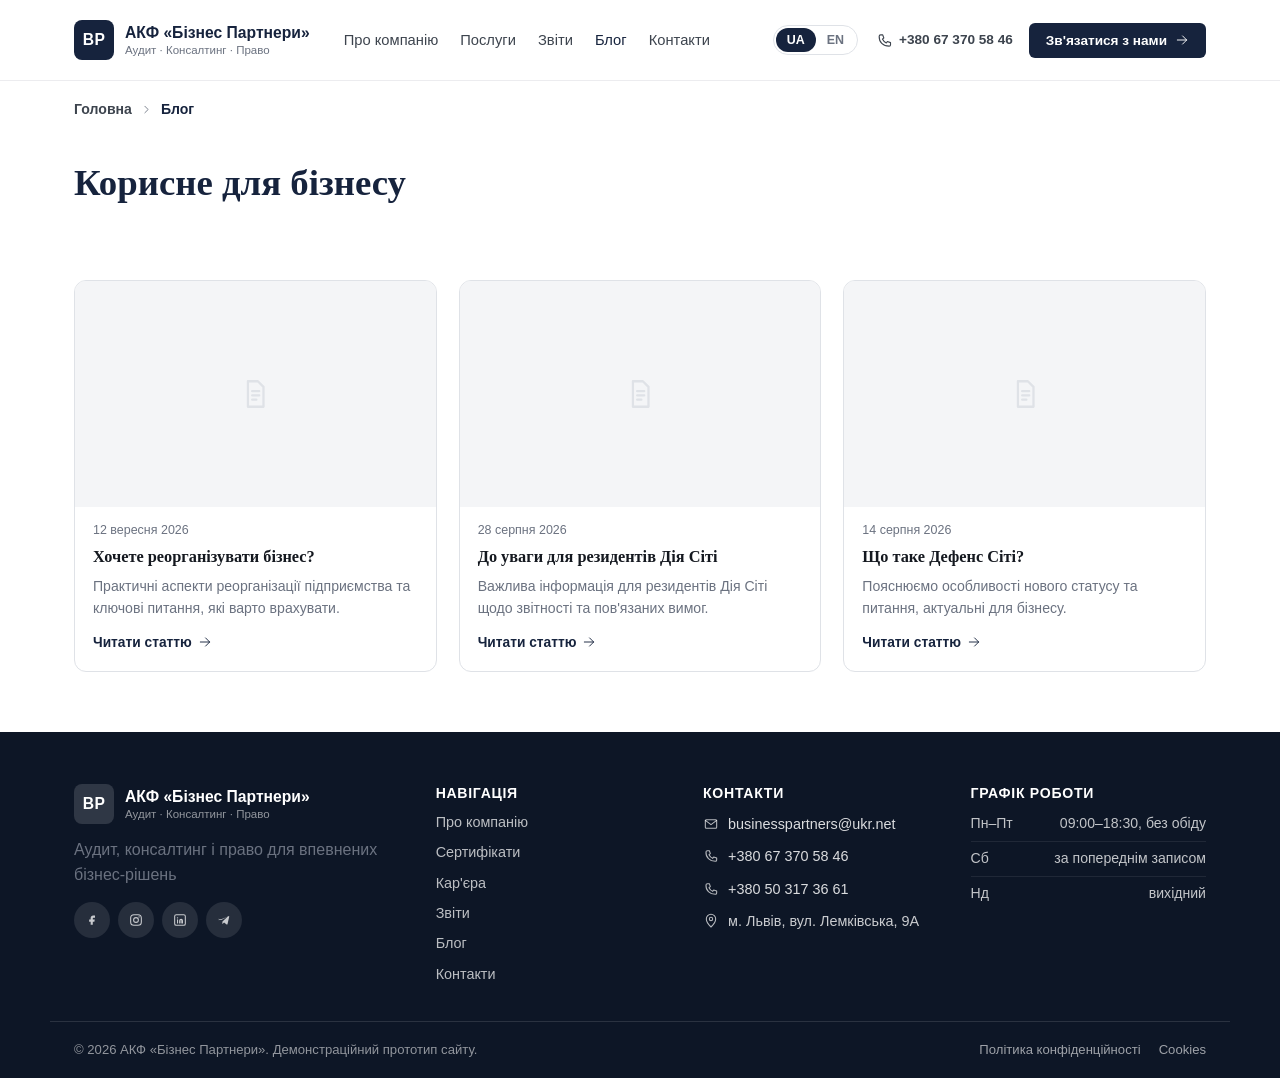
<file: blog.html>
<!DOCTYPE html>
<html lang="uk">
<head>
<meta charset="UTF-8">
<meta name="viewport" content="width=device-width, initial-scale=1.0">
<title>Блог — АКФ «Бізнес Партнери»</title>
<meta name="description" content="Статті та новини АКФ «Бізнес Партнери» про аудит, консалтинг і право.">
<link rel="stylesheet" href="assets/css/style.css">
</head>
<body data-depth="0">
<header class="site-header">
  <div class="container header-row">
    <button type="button" class="mobile-menu-toggle" id="mobile-menu-toggle" aria-label="Меню"><svg width="22" height="22" viewBox="0 0 24 24" fill="none" stroke="currentColor" stroke-width="1.6" stroke-linecap="round" stroke-linejoin="round"><line x1="4" y1="7" x2="20" y2="7"/><line x1="4" y1="12" x2="20" y2="12"/><line x1="4" y1="17" x2="20" y2="17"/></svg></button>
    <a class="brand" href="index.html"><span class="brand-mark">BP</span><span class="brand-text"><span class="brand-name">АКФ «Бізнес Партнери»</span><span class="brand-desc">Аудит · Консалтинг · Право</span></span></a>
    <nav class="main-nav" aria-label="Основна навігація">
      <a href="about.html" class="nav-link ">Про компанію</a><a href="services.html" class="nav-link ">Послуги</a><a href="reports.html" class="nav-link ">Звіти</a><a href="blog.html" class="nav-link active">Блог</a><a href="contacts.html" class="nav-link ">Контакти</a>
    </nav>
    <div class="header-actions">
      <div class="lang-switch" id="lang-switch" aria-label="Вибір мови">
        <button type="button" class="lang-opt active" data-lang="ua">UA</button>
        <button type="button" class="lang-opt" data-lang="en" title="Англійська версія готується">EN</button>
      </div>
      <a class="header-phone" href="tel:+380673705846"><svg width="17" height="17" viewBox="0 0 24 24" fill="none" stroke="currentColor" stroke-width="1.6" stroke-linecap="round" stroke-linejoin="round"><path d="M6.5 4h3l1.5 4.5-2 1.5a12 12 0 0 0 5.5 5.5l1.5-2 4.5 1.5v3a2 2 0 0 1-2 2C10 20 4 14 4.5 6a2 2 0 0 1 2-2z"/></svg><span>+380 67 370 58 46</span></a>
      <button type="button" class="btn btn-primary btn-sm js-open-consult-modal">Зв'язатися з нами <svg width="14" height="14" viewBox="0 0 24 24" fill="none" stroke="currentColor" stroke-width="1.6" stroke-linecap="round" stroke-linejoin="round"><line x1="4" y1="12" x2="20" y2="12"/><polyline points="13,5 20,12 13,19"/></svg></button>
    </div>
  </div>
  <div class="mobile-nav" id="mobile-nav">
    <a href="about.html">Про компанію</a><a href="services.html">Послуги</a><a href="reports.html">Звіти</a><a href="blog.html">Блог</a><a href="contacts.html">Контакти</a>
    <a class="mobile-nav-phone" href="tel:+380673705846"><svg width="17" height="17" viewBox="0 0 24 24" fill="none" stroke="currentColor" stroke-width="1.6" stroke-linecap="round" stroke-linejoin="round"><path d="M6.5 4h3l1.5 4.5-2 1.5a12 12 0 0 0 5.5 5.5l1.5-2 4.5 1.5v3a2 2 0 0 1-2 2C10 20 4 14 4.5 6a2 2 0 0 1 2-2z"/></svg> +380 67 370 58 46</a>
    <button type="button" class="btn btn-primary btn-block js-open-consult-modal">Зв'язатися з нами <svg width="16" height="16" viewBox="0 0 24 24" fill="none" stroke="currentColor" stroke-width="1.6" stroke-linecap="round" stroke-linejoin="round"><line x1="4" y1="12" x2="20" y2="12"/><polyline points="13,5 20,12 13,19"/></svg></button>
  </div>
</header>
<main id="main">

<nav class="breadcrumbs container" aria-label="Хлібні крихти"><a href="index.html">Головна</a><span class="bc-sep"><svg width="13" height="13" viewBox="0 0 24 24" fill="none" stroke="currentColor" stroke-width="1.6" stroke-linecap="round" stroke-linejoin="round"><polyline points="9,6 15,12 9,18"/></svg></span><span class="bc-current">Блог</span></nav>
<section class="page-hero">
  <div class="container"><h1 class="h1">Корисне для бізнесу</h1></div>
</section>
<section class="section">
  <div class="container">
    <div class="article-grid"><a class="article-card" href="blog/reorganize-business.html">
  <div class="article-thumb"><svg width="34" height="34" viewBox="0 0 24 24" fill="none" stroke="currentColor" stroke-width="1.6" stroke-linecap="round" stroke-linejoin="round"><path d="M7 3h7l4 4v14H7z"/><line x1="10" y1="10" x2="15" y2="10"/><line x1="10" y1="13" x2="15" y2="13"/><line x1="10" y1="16" x2="13" y2="16"/></svg></div>
  <div class="article-date muted">12 вересня 2026</div>
  <h3 class="h4">Хочете реорганізувати бізнес?</h3>
  <p class="muted">Практичні аспекти реорганізації підприємства та ключові питання, які варто врахувати.</p>
  <span class="link-arrow">Читати статтю <svg width="14" height="14" viewBox="0 0 24 24" fill="none" stroke="currentColor" stroke-width="1.6" stroke-linecap="round" stroke-linejoin="round"><line x1="4" y1="12" x2="20" y2="12"/><polyline points="13,5 20,12 13,19"/></svg></span>
</a><a class="article-card" href="blog/diia-city-residents.html">
  <div class="article-thumb"><svg width="34" height="34" viewBox="0 0 24 24" fill="none" stroke="currentColor" stroke-width="1.6" stroke-linecap="round" stroke-linejoin="round"><path d="M7 3h7l4 4v14H7z"/><line x1="10" y1="10" x2="15" y2="10"/><line x1="10" y1="13" x2="15" y2="13"/><line x1="10" y1="16" x2="13" y2="16"/></svg></div>
  <div class="article-date muted">28 серпня 2026</div>
  <h3 class="h4">До уваги для резидентів Дія Сіті</h3>
  <p class="muted">Важлива інформація для резидентів Дія Сіті щодо звітності та пов'язаних вимог.</p>
  <span class="link-arrow">Читати статтю <svg width="14" height="14" viewBox="0 0 24 24" fill="none" stroke="currentColor" stroke-width="1.6" stroke-linecap="round" stroke-linejoin="round"><line x1="4" y1="12" x2="20" y2="12"/><polyline points="13,5 20,12 13,19"/></svg></span>
</a><a class="article-card" href="blog/defense-city.html">
  <div class="article-thumb"><svg width="34" height="34" viewBox="0 0 24 24" fill="none" stroke="currentColor" stroke-width="1.6" stroke-linecap="round" stroke-linejoin="round"><path d="M7 3h7l4 4v14H7z"/><line x1="10" y1="10" x2="15" y2="10"/><line x1="10" y1="13" x2="15" y2="13"/><line x1="10" y1="16" x2="13" y2="16"/></svg></div>
  <div class="article-date muted">14 серпня 2026</div>
  <h3 class="h4">Що таке Дефенс Сіті?</h3>
  <p class="muted">Пояснюємо особливості нового статусу та питання, актуальні для бізнесу.</p>
  <span class="link-arrow">Читати статтю <svg width="14" height="14" viewBox="0 0 24 24" fill="none" stroke="currentColor" stroke-width="1.6" stroke-linecap="round" stroke-linejoin="round"><line x1="4" y1="12" x2="20" y2="12"/><polyline points="13,5 20,12 13,19"/></svg></span>
</a></div>
  </div>
</section>

</main>
<footer class="site-footer">
  <div class="container footer-grid">
    <div class="footer-col footer-brand-col">
      <a class="brand" href="index.html"><span class="brand-mark">BP</span><span class="brand-text"><span class="brand-name">АКФ «Бізнес Партнери»</span><span class="brand-desc">Аудит · Консалтинг · Право</span></span></a>
      <p class="muted" style="margin-top:14px">Аудит, консалтинг і право для впевнених бізнес-рішень</p>
      <div class="social-row"><a class="social-icon" href="#" aria-label="Facebook"><svg width="16" height="16" viewBox="0 0 24 24" fill="none" stroke="currentColor" stroke-width="1.6" stroke-linecap="round" stroke-linejoin="round"><path d="M14 8.5h2.5V5.2h-2.7C11.4 5.2 10 6.7 10 9.1v2.1H7.7v3.3H10V19h3.2v-4.5h2.4l.5-3.3h-2.9V9.4c0-.6.3-.9 1-.9z" fill="currentColor" stroke="none"/></svg></a><a class="social-icon" href="#" aria-label="Instagram"><svg width="16" height="16" viewBox="0 0 24 24" fill="none" stroke="currentColor" stroke-width="1.6" stroke-linecap="round" stroke-linejoin="round"><rect x="4" y="4" width="16" height="16" rx="5"/><circle cx="12" cy="12" r="3.6"/><circle cx="16.6" cy="7.4" r="1" fill="currentColor" stroke="none"/></svg></a><a class="social-icon" href="#" aria-label="LinkedIn"><svg width="16" height="16" viewBox="0 0 24 24" fill="none" stroke="currentColor" stroke-width="1.6" stroke-linecap="round" stroke-linejoin="round"><rect x="4" y="4" width="16" height="16" rx="2.5"/><circle cx="8.3" cy="8.7" r="1" fill="currentColor" stroke="none"/><line x1="8.3" y1="11.5" x2="8.3" y2="16.5"/><path d="M11.5 16.5v-3.2c0-1.4 1-2.3 2.2-2.3s2 .9 2 2.3v3.2"/><line x1="13.7" y1="11.5" x2="13.7" y2="16.5"/></svg></a><a class="social-icon" href="#" aria-label="Telegram"><svg width="16" height="16" viewBox="0 0 24 24" fill="none" stroke="currentColor" stroke-width="1.6" stroke-linecap="round" stroke-linejoin="round"><path d="M4.2 12.4l14.6-6.2c.7-.3 1.3.2 1 1L17.3 18c-.2.8-.8 1-1.4.6l-3.8-2.9-2 1.9c-.2.2-.4.3-.7.2l.3-3.6 6.9-6.5c.3-.3-.1-.4-.4-.2L8 12l-3.6-1.1c-.8-.2-.8-.8-.2-1.1z" fill="currentColor" stroke="none"/></svg></a></div>
    </div>
    <div class="footer-col">
      <h4>Навігація</h4>
      <div class="footer-links"><a href="about.html">Про компанію</a><a href="certificates.html">Сертифікати</a><a href="career.html">Кар'єра</a><a href="reports.html">Звіти</a><a href="blog.html">Блог</a><a href="contacts.html">Контакти</a></div>
    </div>
    <div class="footer-col">
      <h4>Контакти</h4>
      <div class="footer-contact-row"><svg width="16" height="16" viewBox="0 0 24 24" fill="none" stroke="currentColor" stroke-width="1.6" stroke-linecap="round" stroke-linejoin="round"><rect x="3.5" y="5.5" width="17" height="13" rx="1.5"/><polyline points="3.5,6.5 12,13 20.5,6.5"/></svg><a href="mailto:businesspartners@ukr.net">businesspartners@ukr.net</a></div>
      <div class="footer-contact-row"><svg width="16" height="16" viewBox="0 0 24 24" fill="none" stroke="currentColor" stroke-width="1.6" stroke-linecap="round" stroke-linejoin="round"><path d="M6.5 4h3l1.5 4.5-2 1.5a12 12 0 0 0 5.5 5.5l1.5-2 4.5 1.5v3a2 2 0 0 1-2 2C10 20 4 14 4.5 6a2 2 0 0 1 2-2z"/></svg><a href="tel:+380673705846">+380 67 370 58 46</a></div><div class="footer-contact-row"><svg width="16" height="16" viewBox="0 0 24 24" fill="none" stroke="currentColor" stroke-width="1.6" stroke-linecap="round" stroke-linejoin="round"><path d="M6.5 4h3l1.5 4.5-2 1.5a12 12 0 0 0 5.5 5.5l1.5-2 4.5 1.5v3a2 2 0 0 1-2 2C10 20 4 14 4.5 6a2 2 0 0 1 2-2z"/></svg><a href="tel:+380503173661">+380 50 317 36 61</a></div>
      <div class="footer-contact-row"><svg width="16" height="16" viewBox="0 0 24 24" fill="none" stroke="currentColor" stroke-width="1.6" stroke-linecap="round" stroke-linejoin="round"><path d="M12 21s7-6.5 7-12a7 7 0 0 0-14 0c0 5.5 7 12 7 12z"/><circle cx="12" cy="9" r="2.5"/></svg><span>м. Львів, вул. Лемківська, 9А</span></div>
    </div>
    <div class="footer-col">
      <h4>Графік роботи</h4>
      <div class="hours-row"><span>Пн–Пт</span><span>09:00–18:30, без обіду</span></div><div class="hours-row"><span>Сб</span><span>за попереднім записом</span></div><div class="hours-row"><span>Нд</span><span>вихідний</span></div>
    </div>
  </div>
  <div class="container footer-bottom">
    <span>© 2026 АКФ «Бізнес Партнери». Демонстраційний прототип сайту.</span>
    <div class="footer-legal">
      <a href="privacy.html">Політика конфіденційності</a>
      <a href="cookies.html">Cookies</a>
    </div>
  </div>
</footer>
<div class="modal-overlay" id="consult-modal" hidden>
  <div class="modal-box" role="dialog" aria-modal="true" aria-label="Форма зв'язку">
    <button type="button" class="modal-close" id="consult-modal-close" aria-label="Закрити"><svg width="18" height="18" viewBox="0 0 24 24" fill="none" stroke="currentColor" stroke-width="1.6" stroke-linecap="round" stroke-linejoin="round"><line x1="5" y1="5" x2="19" y2="19"/><line x1="19" y1="5" x2="5" y2="19"/></svg></button>
    <h3 class="h3">Зв'язатися з нами</h3>
    <p class="muted" style="margin-top:6px">Опишіть завдання — ми зв'яжемося з вами найближчим часом.</p>
    <div style="margin-top:18px"><div class="form-wrap">
<form class="stacked-form" id="modal-consult-form" novalidate>
  
  <div class="form-row">
    <div class="form-block"><label>Ім'я *</label><input type="text" name="name" required placeholder="Як до вас звертатися"></div>
    <div class="form-block"><label>Телефон *</label><input type="tel" name="phone" required placeholder="+380"></div>
  </div>
  <div class="form-row">
    <div class="form-block"><label>Email *</label><input type="email" name="email" required placeholder="mail@company.com"></div>
    <div class="form-block"><label>Компанія (необов'язково)</label><input type="text" name="company" placeholder="Назва компанії"></div>
  </div>
  <div class="form-block"><label>Опис завдання / повідомлення *</label><textarea name="message" rows="4" required placeholder="Коротко опишіть запит"></textarea></div>
  <label class="checkbox-row"><input type="checkbox" name="agree" required><span>Погоджуюсь з <a href="privacy.html">Політикою конфіденційності</a> *</span></label>
  <button type="submit" class="btn btn-primary btn-block">Зв'язатися з нами <svg width="16" height="16" viewBox="0 0 24 24" fill="none" stroke="currentColor" stroke-width="1.6" stroke-linecap="round" stroke-linejoin="round"><line x1="4" y1="12" x2="20" y2="12"/><polyline points="13,5 20,12 13,19"/></svg></button>
</form>
<div class="form-success" id="modal-consult-success" hidden>
  <div class="fs-icon"><svg width="16" height="16" viewBox="0 0 24 24" fill="none" stroke="currentColor" stroke-width="1.6" stroke-linecap="round" stroke-linejoin="round"><polyline points="5,13 10,18 19,7"/></svg></div>
  <div><div class="fs-title">Дякуємо, звернення надіслано</div><p class="muted" style="margin:2px 0 0">Ми зв'яжемося з вами найближчим часом.</p></div>
</div>
</div></div>
  </div>
</div>
<script src="assets/js/services-data.js"></script>
<script src="assets/js/main.js"></script>
</body>
</html>
</file>
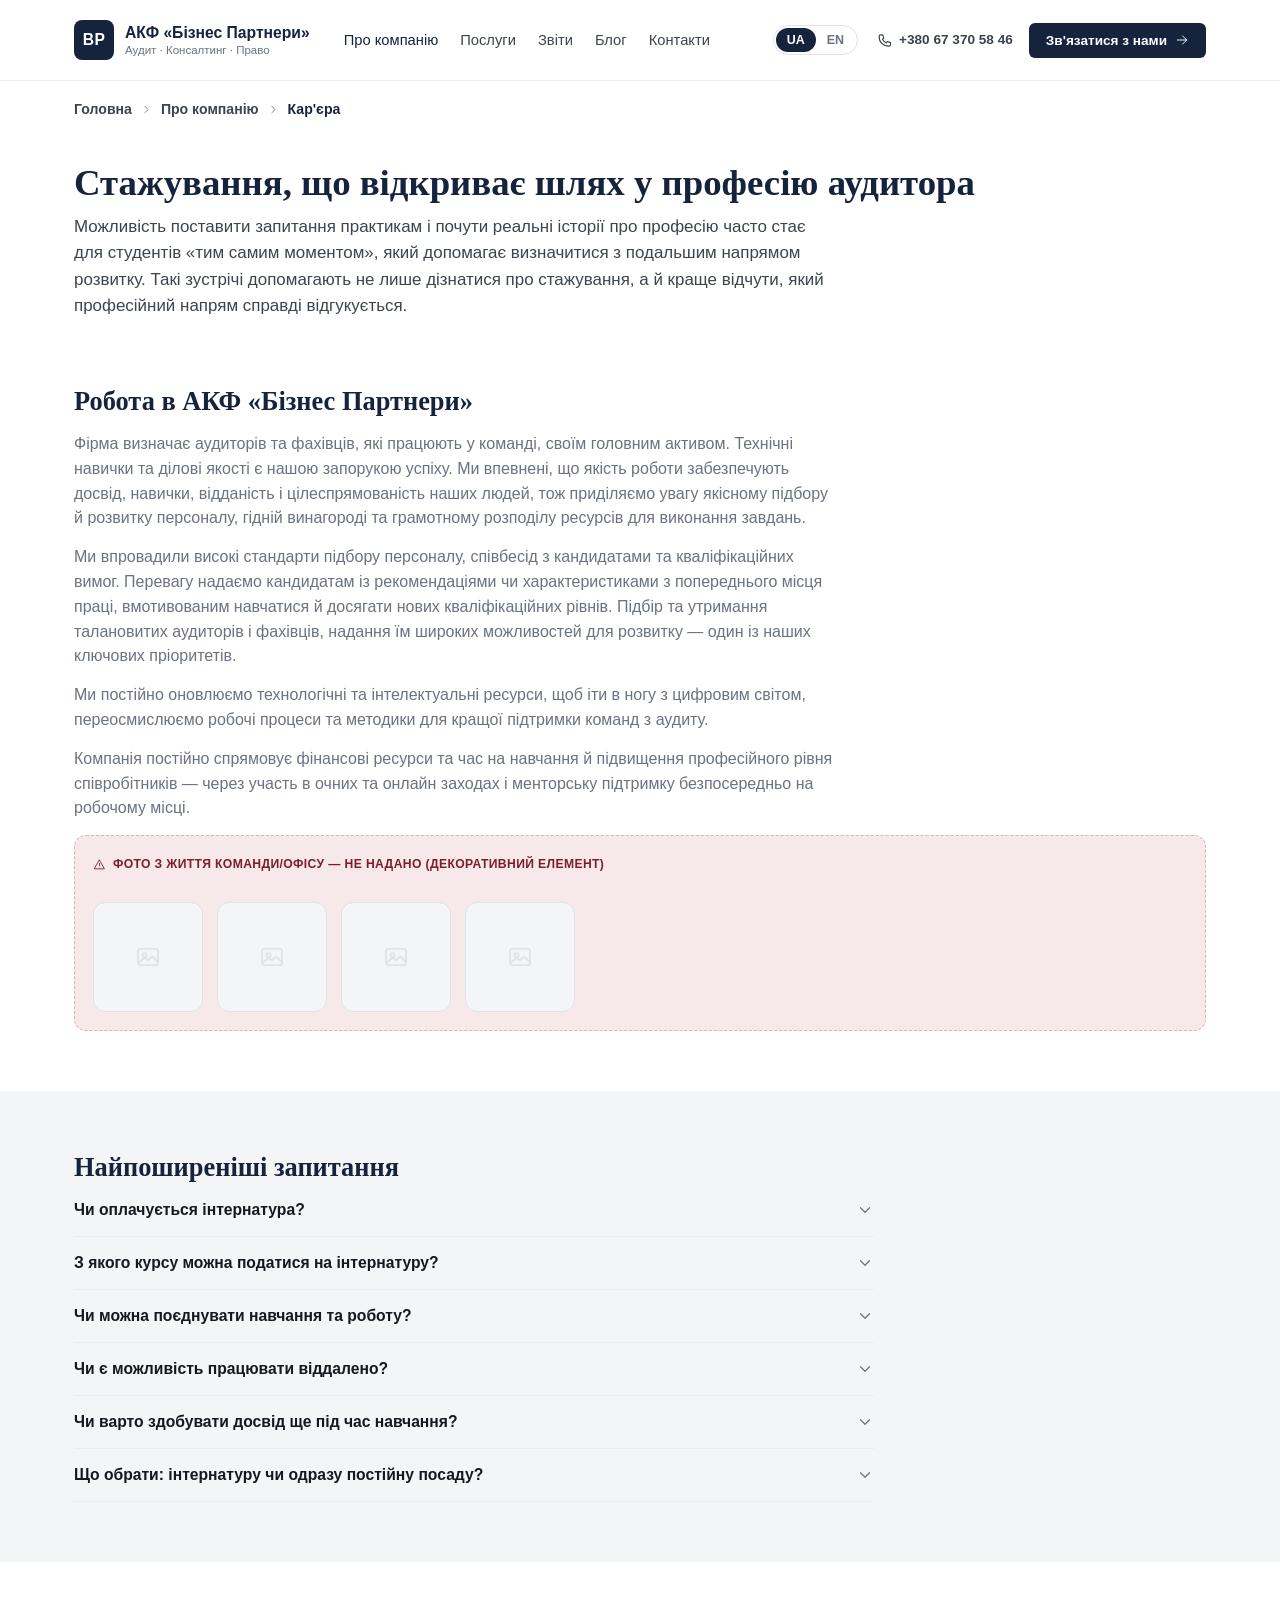
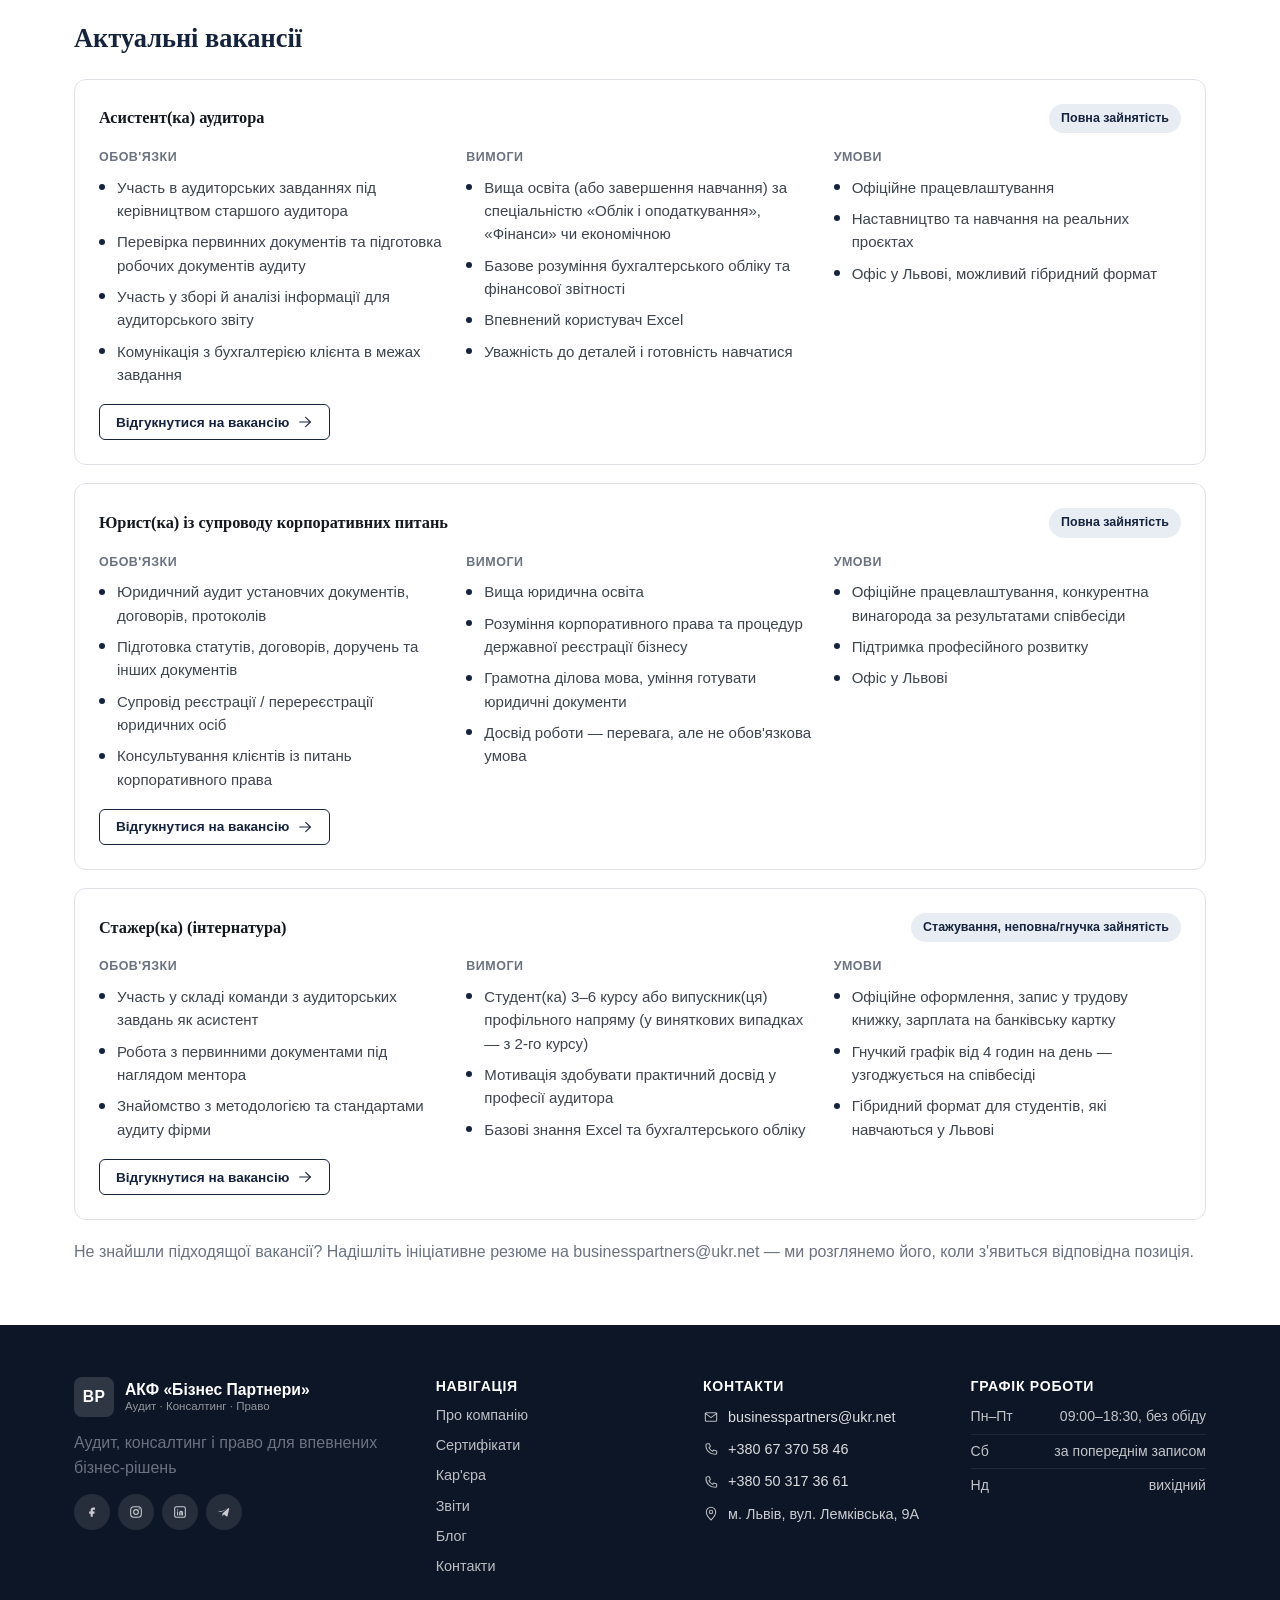
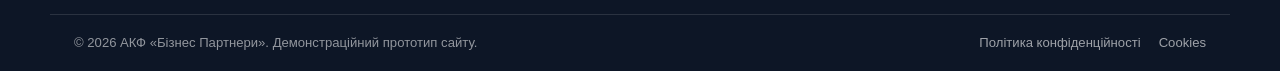
<file: career.html>
<!DOCTYPE html>
<html lang="uk">
<head>
<meta charset="UTF-8">
<meta name="viewport" content="width=device-width, initial-scale=1.0">
<title>Кар'єра — АКФ «Бізнес Партнери»</title>
<meta name="description" content="Можливість поставити запитання практикам і почути реальні історії про професію часто стає для студентів «тим самим моментом», який допомагає визначитися з …">
<link rel="stylesheet" href="assets/css/style.css">
</head>
<body data-depth="0">
<header class="site-header">
  <div class="container header-row">
    <button type="button" class="mobile-menu-toggle" id="mobile-menu-toggle" aria-label="Меню"><svg width="22" height="22" viewBox="0 0 24 24" fill="none" stroke="currentColor" stroke-width="1.6" stroke-linecap="round" stroke-linejoin="round"><line x1="4" y1="7" x2="20" y2="7"/><line x1="4" y1="12" x2="20" y2="12"/><line x1="4" y1="17" x2="20" y2="17"/></svg></button>
    <a class="brand" href="index.html"><span class="brand-mark">BP</span><span class="brand-text"><span class="brand-name">АКФ «Бізнес Партнери»</span><span class="brand-desc">Аудит · Консалтинг · Право</span></span></a>
    <nav class="main-nav" aria-label="Основна навігація">
      <a href="about.html" class="nav-link active">Про компанію</a><a href="services.html" class="nav-link ">Послуги</a><a href="reports.html" class="nav-link ">Звіти</a><a href="blog.html" class="nav-link ">Блог</a><a href="contacts.html" class="nav-link ">Контакти</a>
    </nav>
    <div class="header-actions">
      <div class="lang-switch" id="lang-switch" aria-label="Вибір мови">
        <button type="button" class="lang-opt active" data-lang="ua">UA</button>
        <button type="button" class="lang-opt" data-lang="en" title="Англійська версія готується">EN</button>
      </div>
      <a class="header-phone" href="tel:+380673705846"><svg width="17" height="17" viewBox="0 0 24 24" fill="none" stroke="currentColor" stroke-width="1.6" stroke-linecap="round" stroke-linejoin="round"><path d="M6.5 4h3l1.5 4.5-2 1.5a12 12 0 0 0 5.5 5.5l1.5-2 4.5 1.5v3a2 2 0 0 1-2 2C10 20 4 14 4.5 6a2 2 0 0 1 2-2z"/></svg><span>+380 67 370 58 46</span></a>
      <button type="button" class="btn btn-primary btn-sm js-open-consult-modal">Зв'язатися з нами <svg width="14" height="14" viewBox="0 0 24 24" fill="none" stroke="currentColor" stroke-width="1.6" stroke-linecap="round" stroke-linejoin="round"><line x1="4" y1="12" x2="20" y2="12"/><polyline points="13,5 20,12 13,19"/></svg></button>
    </div>
  </div>
  <div class="mobile-nav" id="mobile-nav">
    <a href="about.html">Про компанію</a><a href="services.html">Послуги</a><a href="reports.html">Звіти</a><a href="blog.html">Блог</a><a href="contacts.html">Контакти</a>
    <a class="mobile-nav-phone" href="tel:+380673705846"><svg width="17" height="17" viewBox="0 0 24 24" fill="none" stroke="currentColor" stroke-width="1.6" stroke-linecap="round" stroke-linejoin="round"><path d="M6.5 4h3l1.5 4.5-2 1.5a12 12 0 0 0 5.5 5.5l1.5-2 4.5 1.5v3a2 2 0 0 1-2 2C10 20 4 14 4.5 6a2 2 0 0 1 2-2z"/></svg> +380 67 370 58 46</a>
    <button type="button" class="btn btn-primary btn-block js-open-consult-modal">Зв'язатися з нами <svg width="16" height="16" viewBox="0 0 24 24" fill="none" stroke="currentColor" stroke-width="1.6" stroke-linecap="round" stroke-linejoin="round"><line x1="4" y1="12" x2="20" y2="12"/><polyline points="13,5 20,12 13,19"/></svg></button>
  </div>
</header>
<main id="main">

<nav class="breadcrumbs container" aria-label="Хлібні крихти"><a href="index.html">Головна</a><span class="bc-sep"><svg width="13" height="13" viewBox="0 0 24 24" fill="none" stroke="currentColor" stroke-width="1.6" stroke-linecap="round" stroke-linejoin="round"><polyline points="9,6 15,12 9,18"/></svg></span><a href="about.html">Про компанію</a><span class="bc-sep"><svg width="13" height="13" viewBox="0 0 24 24" fill="none" stroke="currentColor" stroke-width="1.6" stroke-linecap="round" stroke-linejoin="round"><polyline points="9,6 15,12 9,18"/></svg></span><span class="bc-current">Кар'єра</span></nav>
<section class="page-hero">
  <div class="container">
    <h1 class="h1">Стажування, що відкриває шлях у професію аудитора</h1>
    <p class="lede" style="max-width:760px">Можливість поставити запитання практикам і почути реальні історії про професію часто стає для студентів «тим самим моментом», який допомагає визначитися з подальшим напрямом розвитку. Такі зустрічі допомагають не лише дізнатися про стажування, а й краще відчути, який професійний напрям справді відгукується.</p>
  </div>
</section>

<section class="section">
  <div class="container">
    <h2 class="h2">Робота в АКФ «Бізнес Партнери»</h2>
    <div class="two-col-text"><p class="muted" style="margin-top:14px">Фірма визначає аудиторів та фахівців, які працюють у команді, своїм головним активом. Технічні навички та ділові якості є нашою запорукою успіху. Ми впевнені, що якість роботи забезпечують досвід, навички, відданість і цілеспрямованість наших людей, тож приділяємо увагу якісному підбору й розвитку персоналу, гідній винагороді та грамотному розподілу ресурсів для виконання завдань.</p><p class="muted" style="margin-top:14px">Ми впровадили високі стандарти підбору персоналу, співбесід з кандидатами та кваліфікаційних вимог. Перевагу надаємо кандидатам із рекомендаціями чи характеристиками з попереднього місця праці, вмотивованим навчатися й досягати нових кваліфікаційних рівнів. Підбір та утримання талановитих аудиторів і фахівців, надання їм широких можливостей для розвитку — один із наших ключових пріоритетів.</p><p class="muted" style="margin-top:14px">Ми постійно оновлюємо технологічні та інтелектуальні ресурси, щоб іти в ногу з цифровим світом, переосмислюємо робочі процеси та методики для кращої підтримки команд з аудиту.</p><p class="muted" style="margin-top:14px">Компанія постійно спрямовує фінансові ресурси та час на навчання й підвищення професійного рівня співробітників — через участь в очних та онлайн заходах і менторську підтримку безпосередньо на робочому місці.</p></div>
    <div class="needs-content"><div class="needs-content-tag"><svg width="13" height="13" viewBox="0 0 24 24" fill="none" stroke="currentColor" stroke-width="1.6" stroke-linecap="round" stroke-linejoin="round"><path d="M12 4l9 16H3z"/><line x1="12" y1="10" x2="12" y2="14.5"/><circle cx="12" cy="17" r="0.6" fill="currentColor" stroke="none"/></svg><span>Фото з життя команди/офісу — не надано (декоративний елемент)</span></div><div class="photo-strip"><div class="photo-slot"><svg width="28" height="28" viewBox="0 0 24 24" fill="none" stroke="currentColor" stroke-width="1.6" stroke-linecap="round" stroke-linejoin="round"><rect x="3.5" y="5" width="17" height="14" rx="2"/><circle cx="9" cy="10.5" r="1.8"/><path d="M4 17l5-4.5 3 2.5 3.5-3.5L20 16"/></svg></div><div class="photo-slot"><svg width="28" height="28" viewBox="0 0 24 24" fill="none" stroke="currentColor" stroke-width="1.6" stroke-linecap="round" stroke-linejoin="round"><rect x="3.5" y="5" width="17" height="14" rx="2"/><circle cx="9" cy="10.5" r="1.8"/><path d="M4 17l5-4.5 3 2.5 3.5-3.5L20 16"/></svg></div><div class="photo-slot"><svg width="28" height="28" viewBox="0 0 24 24" fill="none" stroke="currentColor" stroke-width="1.6" stroke-linecap="round" stroke-linejoin="round"><rect x="3.5" y="5" width="17" height="14" rx="2"/><circle cx="9" cy="10.5" r="1.8"/><path d="M4 17l5-4.5 3 2.5 3.5-3.5L20 16"/></svg></div><div class="photo-slot"><svg width="28" height="28" viewBox="0 0 24 24" fill="none" stroke="currentColor" stroke-width="1.6" stroke-linecap="round" stroke-linejoin="round"><rect x="3.5" y="5" width="17" height="14" rx="2"/><circle cx="9" cy="10.5" r="1.8"/><path d="M4 17l5-4.5 3 2.5 3.5-3.5L20 16"/></svg></div></div></div>
  </div>
</section>

<section class="section section-tint">
  <div class="container">
    <h2 class="h2">Найпоширеніші запитання</h2>
    <div class="accordion"><div class="accordion-item" data-group="career-faq">
  <button type="button" class="accordion-trigger" aria-expanded="false">
    <span>Чи оплачується інтернатура?</span><svg width="18" height="18" viewBox="0 0 24 24" fill="none" stroke="currentColor" stroke-width="1.6" stroke-linecap="round" stroke-linejoin="round" class="acc-caret"><polyline points="6,9 12,15 18,9"/></svg>
  </button>
  <div class="accordion-panel"><p class="muted">Так, ми офіційно оформлюємо стажерів: у вас буде запис у трудовій книжці, а заробітна плата нараховуватиметься на банківську картку.</p></div>
</div><div class="accordion-item" data-group="career-faq">
  <button type="button" class="accordion-trigger" aria-expanded="false">
    <span>З якого курсу можна податися на інтернатуру?</span><svg width="18" height="18" viewBox="0 0 24 24" fill="none" stroke="currentColor" stroke-width="1.6" stroke-linecap="round" stroke-linejoin="round" class="acc-caret"><polyline points="6,9 12,15 18,9"/></svg>
  </button>
  <div class="accordion-panel"><p class="muted">Ми запрошуємо студентів 3–6 курсів, а також випускників вищих навчальних закладів. Інколи робимо винятки для перспективних студентів і запрошуємо їх з 2-го курсу.</p></div>
</div><div class="accordion-item" data-group="career-faq">
  <button type="button" class="accordion-trigger" aria-expanded="false">
    <span>Чи можна поєднувати навчання та роботу?</span><svg width="18" height="18" viewBox="0 0 24 24" fill="none" stroke="currentColor" stroke-width="1.6" stroke-linecap="round" stroke-linejoin="round" class="acc-caret"><polyline points="6,9 12,15 18,9"/></svg>
  </button>
  <div class="accordion-panel"><p class="muted">Так, ми гнучко ставимося до потреб студентів і можемо запропонувати графік по 4 години на день. Формат співпраці узгоджується під час співбесіди.</p></div>
</div><div class="accordion-item" data-group="career-faq">
  <button type="button" class="accordion-trigger" aria-expanded="false">
    <span>Чи є можливість працювати віддалено?</span><svg width="18" height="18" viewBox="0 0 24 24" fill="none" stroke="currentColor" stroke-width="1.6" stroke-linecap="round" stroke-linejoin="round" class="acc-caret"><polyline points="6,9 12,15 18,9"/></svg>
  </button>
  <div class="accordion-panel"><p class="muted">Для тих, хто навчається у Львові, доступний гібридний формат.</p></div>
</div><div class="accordion-item" data-group="career-faq">
  <button type="button" class="accordion-trigger" aria-expanded="false">
    <span>Чи варто здобувати досвід ще під час навчання?</span><svg width="18" height="18" viewBox="0 0 24 24" fill="none" stroke="currentColor" stroke-width="1.6" stroke-linecap="round" stroke-linejoin="round" class="acc-caret"><polyline points="6,9 12,15 18,9"/></svg>
  </button>
  <div class="accordion-panel"><p class="muted">Так — це допомагає швидше зрозуміти професію, відчути реальний темп роботи та впевненіше будувати кар'єрний шлях.</p></div>
</div><div class="accordion-item" data-group="career-faq">
  <button type="button" class="accordion-trigger" aria-expanded="false">
    <span>Що обрати: інтернатуру чи одразу постійну посаду?</span><svg width="18" height="18" viewBox="0 0 24 24" fill="none" stroke="currentColor" stroke-width="1.6" stroke-linecap="round" stroke-linejoin="round" class="acc-caret"><polyline points="6,9 12,15 18,9"/></svg>
  </button>
  <div class="accordion-panel"><p class="muted">Інтернатура — найкращий спосіб увійти в професію поступово, через реальні завдання й підтримку менторів. Постійна посада більше підходить тим, хто вже має ґрунтовні знання й визначився з напрямом.</p></div>
</div></div>
  </div>
</section>

<section class="section">
  <div class="container">
    <h2 class="h2">Актуальні вакансії</h2>
    <div class="vacancy-list"><div class="vacancy-card">
  <div class="vacancy-head">
    <h3 class="h4">Асистент(ка) аудитора</h3>
    <span class="vacancy-type">Повна зайнятість</span>
  </div>
  <div class="vacancy-cols">
    <div><h4 class="vacancy-sub">Обов'язки</h4><ul class="plain-list"><li>Участь в аудиторських завданнях під керівництвом старшого аудитора</li><li>Перевірка первинних документів та підготовка робочих документів аудиту</li><li>Участь у зборі й аналізі інформації для аудиторського звіту</li><li>Комунікація з бухгалтерією клієнта в межах завдання</li></ul></div>
    <div><h4 class="vacancy-sub">Вимоги</h4><ul class="plain-list"><li>Вища освіта (або завершення навчання) за спеціальністю «Облік і оподаткування», «Фінанси» чи економічною</li><li>Базове розуміння бухгалтерського обліку та фінансової звітності</li><li>Впевнений користувач Excel</li><li>Уважність до деталей і готовність навчатися</li></ul></div>
    <div><h4 class="vacancy-sub">Умови</h4><ul class="plain-list"><li>Офіційне працевлаштування</li><li>Наставництво та навчання на реальних проєктах</li><li>Офіс у Львові, можливий гібридний формат</li></ul></div>
  </div>
  <div class="vacancy-cta"><button type="button" class="btn btn-outline btn-sm js-open-consult-modal">Відгукнутися на вакансію <svg width="16" height="16" viewBox="0 0 24 24" fill="none" stroke="currentColor" stroke-width="1.6" stroke-linecap="round" stroke-linejoin="round"><line x1="4" y1="12" x2="20" y2="12"/><polyline points="13,5 20,12 13,19"/></svg></button></div>
</div><div class="vacancy-card">
  <div class="vacancy-head">
    <h3 class="h4">Юрист(ка) із супроводу корпоративних питань</h3>
    <span class="vacancy-type">Повна зайнятість</span>
  </div>
  <div class="vacancy-cols">
    <div><h4 class="vacancy-sub">Обов'язки</h4><ul class="plain-list"><li>Юридичний аудит установчих документів, договорів, протоколів</li><li>Підготовка статутів, договорів, доручень та інших документів</li><li>Супровід реєстрації / перереєстрації юридичних осіб</li><li>Консультування клієнтів із питань корпоративного права</li></ul></div>
    <div><h4 class="vacancy-sub">Вимоги</h4><ul class="plain-list"><li>Вища юридична освіта</li><li>Розуміння корпоративного права та процедур державної реєстрації бізнесу</li><li>Грамотна ділова мова, уміння готувати юридичні документи</li><li>Досвід роботи — перевага, але не обов'язкова умова</li></ul></div>
    <div><h4 class="vacancy-sub">Умови</h4><ul class="plain-list"><li>Офіційне працевлаштування, конкурентна винагорода за результатами співбесіди</li><li>Підтримка професійного розвитку</li><li>Офіс у Львові</li></ul></div>
  </div>
  <div class="vacancy-cta"><button type="button" class="btn btn-outline btn-sm js-open-consult-modal">Відгукнутися на вакансію <svg width="16" height="16" viewBox="0 0 24 24" fill="none" stroke="currentColor" stroke-width="1.6" stroke-linecap="round" stroke-linejoin="round"><line x1="4" y1="12" x2="20" y2="12"/><polyline points="13,5 20,12 13,19"/></svg></button></div>
</div><div class="vacancy-card">
  <div class="vacancy-head">
    <h3 class="h4">Стажер(ка) (інтернатура)</h3>
    <span class="vacancy-type">Стажування, неповна/гнучка зайнятість</span>
  </div>
  <div class="vacancy-cols">
    <div><h4 class="vacancy-sub">Обов'язки</h4><ul class="plain-list"><li>Участь у складі команди з аудиторських завдань як асистент</li><li>Робота з первинними документами під наглядом ментора</li><li>Знайомство з методологією та стандартами аудиту фірми</li></ul></div>
    <div><h4 class="vacancy-sub">Вимоги</h4><ul class="plain-list"><li>Студент(ка) 3–6 курсу або випускник(ця) профільного напряму (у виняткових випадках — з 2-го курсу)</li><li>Мотивація здобувати практичний досвід у професії аудитора</li><li>Базові знання Excel та бухгалтерського обліку</li></ul></div>
    <div><h4 class="vacancy-sub">Умови</h4><ul class="plain-list"><li>Офіційне оформлення, запис у трудову книжку, зарплата на банківську картку</li><li>Гнучкий графік від 4 годин на день — узгоджується на співбесіді</li><li>Гібридний формат для студентів, які навчаються у Львові</li></ul></div>
  </div>
  <div class="vacancy-cta"><button type="button" class="btn btn-outline btn-sm js-open-consult-modal">Відгукнутися на вакансію <svg width="16" height="16" viewBox="0 0 24 24" fill="none" stroke="currentColor" stroke-width="1.6" stroke-linecap="round" stroke-linejoin="round"><line x1="4" y1="12" x2="20" y2="12"/><polyline points="13,5 20,12 13,19"/></svg></button></div>
</div></div>
    <p class="muted" style="margin-top:20px">Не знайшли підходящої вакансії? Надішліть ініціативне резюме на businesspartners@ukr.net — ми розглянемо його, коли з'явиться відповідна позиція.</p>
  </div>
</section>

</main>
<footer class="site-footer">
  <div class="container footer-grid">
    <div class="footer-col footer-brand-col">
      <a class="brand" href="index.html"><span class="brand-mark">BP</span><span class="brand-text"><span class="brand-name">АКФ «Бізнес Партнери»</span><span class="brand-desc">Аудит · Консалтинг · Право</span></span></a>
      <p class="muted" style="margin-top:14px">Аудит, консалтинг і право для впевнених бізнес-рішень</p>
      <div class="social-row"><a class="social-icon" href="#" aria-label="Facebook"><svg width="16" height="16" viewBox="0 0 24 24" fill="none" stroke="currentColor" stroke-width="1.6" stroke-linecap="round" stroke-linejoin="round"><path d="M14 8.5h2.5V5.2h-2.7C11.4 5.2 10 6.7 10 9.1v2.1H7.7v3.3H10V19h3.2v-4.5h2.4l.5-3.3h-2.9V9.4c0-.6.3-.9 1-.9z" fill="currentColor" stroke="none"/></svg></a><a class="social-icon" href="#" aria-label="Instagram"><svg width="16" height="16" viewBox="0 0 24 24" fill="none" stroke="currentColor" stroke-width="1.6" stroke-linecap="round" stroke-linejoin="round"><rect x="4" y="4" width="16" height="16" rx="5"/><circle cx="12" cy="12" r="3.6"/><circle cx="16.6" cy="7.4" r="1" fill="currentColor" stroke="none"/></svg></a><a class="social-icon" href="#" aria-label="LinkedIn"><svg width="16" height="16" viewBox="0 0 24 24" fill="none" stroke="currentColor" stroke-width="1.6" stroke-linecap="round" stroke-linejoin="round"><rect x="4" y="4" width="16" height="16" rx="2.5"/><circle cx="8.3" cy="8.7" r="1" fill="currentColor" stroke="none"/><line x1="8.3" y1="11.5" x2="8.3" y2="16.5"/><path d="M11.5 16.5v-3.2c0-1.4 1-2.3 2.2-2.3s2 .9 2 2.3v3.2"/><line x1="13.7" y1="11.5" x2="13.7" y2="16.5"/></svg></a><a class="social-icon" href="#" aria-label="Telegram"><svg width="16" height="16" viewBox="0 0 24 24" fill="none" stroke="currentColor" stroke-width="1.6" stroke-linecap="round" stroke-linejoin="round"><path d="M4.2 12.4l14.6-6.2c.7-.3 1.3.2 1 1L17.3 18c-.2.8-.8 1-1.4.6l-3.8-2.9-2 1.9c-.2.2-.4.3-.7.2l.3-3.6 6.9-6.5c.3-.3-.1-.4-.4-.2L8 12l-3.6-1.1c-.8-.2-.8-.8-.2-1.1z" fill="currentColor" stroke="none"/></svg></a></div>
    </div>
    <div class="footer-col">
      <h4>Навігація</h4>
      <div class="footer-links"><a href="about.html">Про компанію</a><a href="certificates.html">Сертифікати</a><a href="career.html">Кар'єра</a><a href="reports.html">Звіти</a><a href="blog.html">Блог</a><a href="contacts.html">Контакти</a></div>
    </div>
    <div class="footer-col">
      <h4>Контакти</h4>
      <div class="footer-contact-row"><svg width="16" height="16" viewBox="0 0 24 24" fill="none" stroke="currentColor" stroke-width="1.6" stroke-linecap="round" stroke-linejoin="round"><rect x="3.5" y="5.5" width="17" height="13" rx="1.5"/><polyline points="3.5,6.5 12,13 20.5,6.5"/></svg><a href="mailto:businesspartners@ukr.net">businesspartners@ukr.net</a></div>
      <div class="footer-contact-row"><svg width="16" height="16" viewBox="0 0 24 24" fill="none" stroke="currentColor" stroke-width="1.6" stroke-linecap="round" stroke-linejoin="round"><path d="M6.5 4h3l1.5 4.5-2 1.5a12 12 0 0 0 5.5 5.5l1.5-2 4.5 1.5v3a2 2 0 0 1-2 2C10 20 4 14 4.5 6a2 2 0 0 1 2-2z"/></svg><a href="tel:+380673705846">+380 67 370 58 46</a></div><div class="footer-contact-row"><svg width="16" height="16" viewBox="0 0 24 24" fill="none" stroke="currentColor" stroke-width="1.6" stroke-linecap="round" stroke-linejoin="round"><path d="M6.5 4h3l1.5 4.5-2 1.5a12 12 0 0 0 5.5 5.5l1.5-2 4.5 1.5v3a2 2 0 0 1-2 2C10 20 4 14 4.5 6a2 2 0 0 1 2-2z"/></svg><a href="tel:+380503173661">+380 50 317 36 61</a></div>
      <div class="footer-contact-row"><svg width="16" height="16" viewBox="0 0 24 24" fill="none" stroke="currentColor" stroke-width="1.6" stroke-linecap="round" stroke-linejoin="round"><path d="M12 21s7-6.5 7-12a7 7 0 0 0-14 0c0 5.5 7 12 7 12z"/><circle cx="12" cy="9" r="2.5"/></svg><span>м. Львів, вул. Лемківська, 9А</span></div>
    </div>
    <div class="footer-col">
      <h4>Графік роботи</h4>
      <div class="hours-row"><span>Пн–Пт</span><span>09:00–18:30, без обіду</span></div><div class="hours-row"><span>Сб</span><span>за попереднім записом</span></div><div class="hours-row"><span>Нд</span><span>вихідний</span></div>
    </div>
  </div>
  <div class="container footer-bottom">
    <span>© 2026 АКФ «Бізнес Партнери». Демонстраційний прототип сайту.</span>
    <div class="footer-legal">
      <a href="privacy.html">Політика конфіденційності</a>
      <a href="cookies.html">Cookies</a>
    </div>
  </div>
</footer>
<div class="modal-overlay" id="consult-modal" hidden>
  <div class="modal-box" role="dialog" aria-modal="true" aria-label="Форма зв'язку">
    <button type="button" class="modal-close" id="consult-modal-close" aria-label="Закрити"><svg width="18" height="18" viewBox="0 0 24 24" fill="none" stroke="currentColor" stroke-width="1.6" stroke-linecap="round" stroke-linejoin="round"><line x1="5" y1="5" x2="19" y2="19"/><line x1="19" y1="5" x2="5" y2="19"/></svg></button>
    <h3 class="h3">Зв'язатися з нами</h3>
    <p class="muted" style="margin-top:6px">Опишіть завдання — ми зв'яжемося з вами найближчим часом.</p>
    <div style="margin-top:18px"><div class="form-wrap">
<form class="stacked-form" id="modal-consult-form" novalidate>
  
  <div class="form-row">
    <div class="form-block"><label>Ім'я *</label><input type="text" name="name" required placeholder="Як до вас звертатися"></div>
    <div class="form-block"><label>Телефон *</label><input type="tel" name="phone" required placeholder="+380"></div>
  </div>
  <div class="form-row">
    <div class="form-block"><label>Email *</label><input type="email" name="email" required placeholder="mail@company.com"></div>
    <div class="form-block"><label>Компанія (необов'язково)</label><input type="text" name="company" placeholder="Назва компанії"></div>
  </div>
  <div class="form-block"><label>Опис завдання / повідомлення *</label><textarea name="message" rows="4" required placeholder="Коротко опишіть запит"></textarea></div>
  <label class="checkbox-row"><input type="checkbox" name="agree" required><span>Погоджуюсь з <a href="privacy.html">Політикою конфіденційності</a> *</span></label>
  <button type="submit" class="btn btn-primary btn-block">Зв'язатися з нами <svg width="16" height="16" viewBox="0 0 24 24" fill="none" stroke="currentColor" stroke-width="1.6" stroke-linecap="round" stroke-linejoin="round"><line x1="4" y1="12" x2="20" y2="12"/><polyline points="13,5 20,12 13,19"/></svg></button>
</form>
<div class="form-success" id="modal-consult-success" hidden>
  <div class="fs-icon"><svg width="16" height="16" viewBox="0 0 24 24" fill="none" stroke="currentColor" stroke-width="1.6" stroke-linecap="round" stroke-linejoin="round"><polyline points="5,13 10,18 19,7"/></svg></div>
  <div><div class="fs-title">Дякуємо, звернення надіслано</div><p class="muted" style="margin:2px 0 0">Ми зв'яжемося з вами найближчим часом.</p></div>
</div>
</div></div>
  </div>
</div>
<script src="assets/js/services-data.js"></script>
<script src="assets/js/main.js"></script>
</body>
</html>
</file>
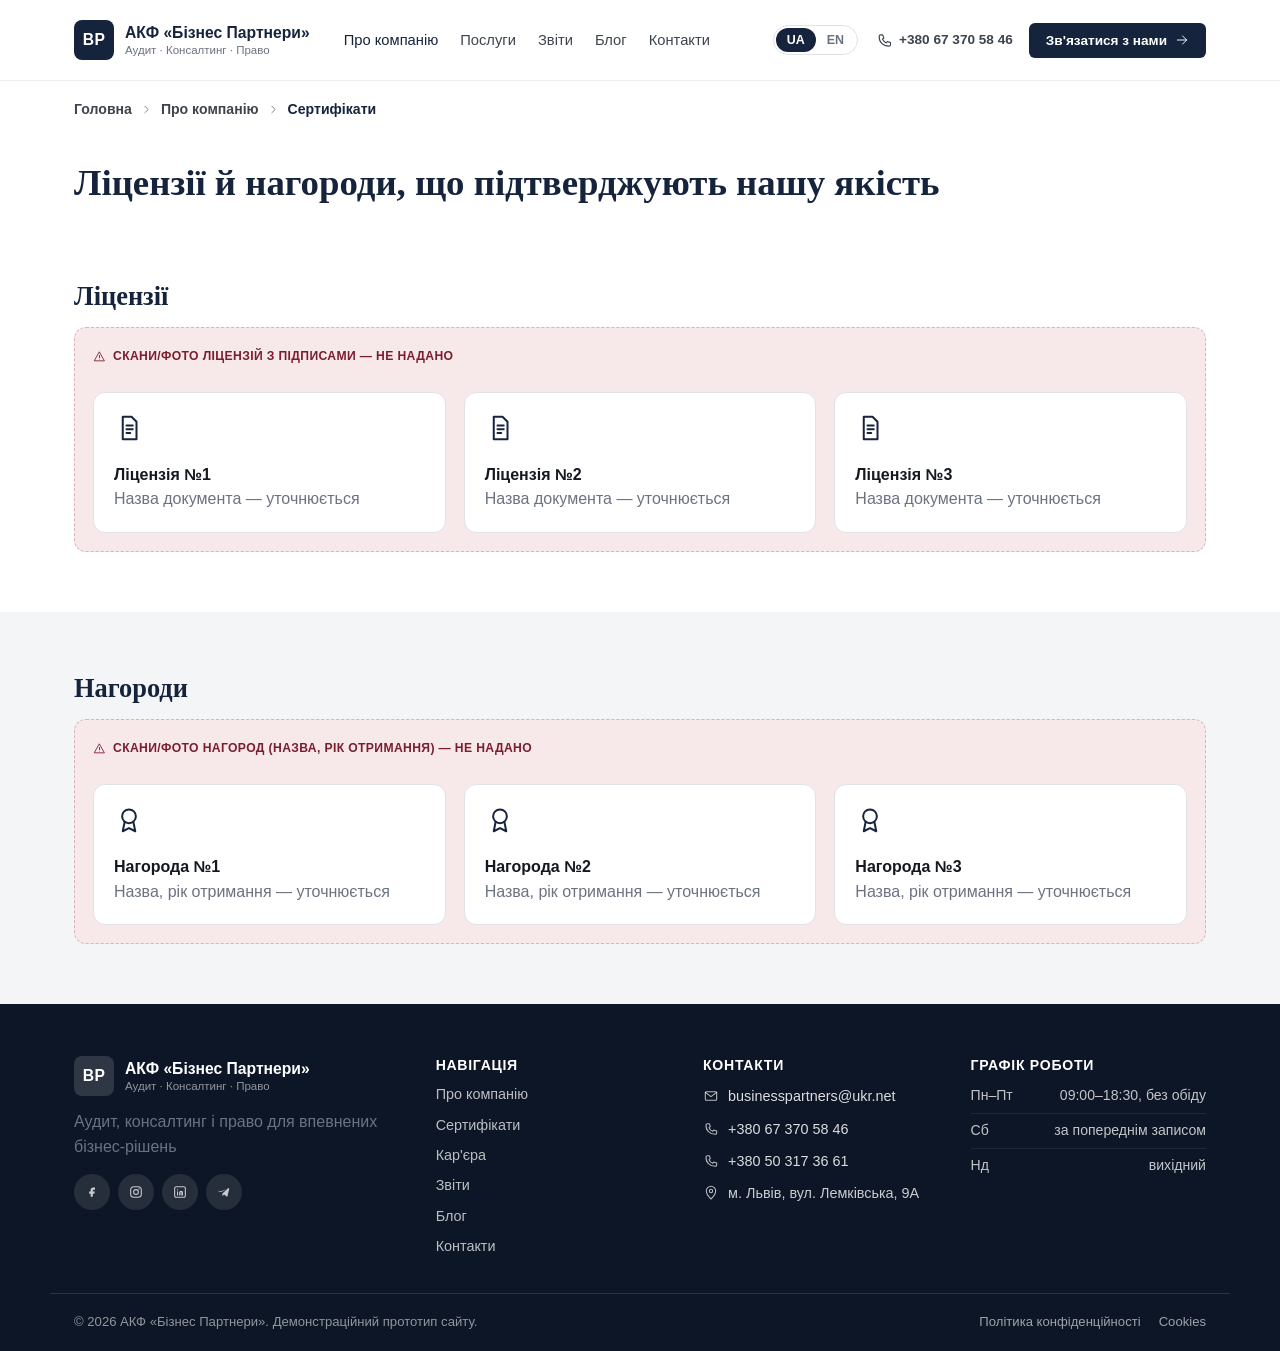
<file: certificates.html>
<!DOCTYPE html>
<html lang="uk">
<head>
<meta charset="UTF-8">
<meta name="viewport" content="width=device-width, initial-scale=1.0">
<title>Сертифікати — АКФ «Бізнес Партнери»</title>
<meta name="description" content="Ліцензії й нагороди, що підтверджують нашу якість">
<link rel="stylesheet" href="assets/css/style.css">
</head>
<body data-depth="0">
<header class="site-header">
  <div class="container header-row">
    <button type="button" class="mobile-menu-toggle" id="mobile-menu-toggle" aria-label="Меню"><svg width="22" height="22" viewBox="0 0 24 24" fill="none" stroke="currentColor" stroke-width="1.6" stroke-linecap="round" stroke-linejoin="round"><line x1="4" y1="7" x2="20" y2="7"/><line x1="4" y1="12" x2="20" y2="12"/><line x1="4" y1="17" x2="20" y2="17"/></svg></button>
    <a class="brand" href="index.html"><span class="brand-mark">BP</span><span class="brand-text"><span class="brand-name">АКФ «Бізнес Партнери»</span><span class="brand-desc">Аудит · Консалтинг · Право</span></span></a>
    <nav class="main-nav" aria-label="Основна навігація">
      <a href="about.html" class="nav-link active">Про компанію</a><a href="services.html" class="nav-link ">Послуги</a><a href="reports.html" class="nav-link ">Звіти</a><a href="blog.html" class="nav-link ">Блог</a><a href="contacts.html" class="nav-link ">Контакти</a>
    </nav>
    <div class="header-actions">
      <div class="lang-switch" id="lang-switch" aria-label="Вибір мови">
        <button type="button" class="lang-opt active" data-lang="ua">UA</button>
        <button type="button" class="lang-opt" data-lang="en" title="Англійська версія готується">EN</button>
      </div>
      <a class="header-phone" href="tel:+380673705846"><svg width="17" height="17" viewBox="0 0 24 24" fill="none" stroke="currentColor" stroke-width="1.6" stroke-linecap="round" stroke-linejoin="round"><path d="M6.5 4h3l1.5 4.5-2 1.5a12 12 0 0 0 5.5 5.5l1.5-2 4.5 1.5v3a2 2 0 0 1-2 2C10 20 4 14 4.5 6a2 2 0 0 1 2-2z"/></svg><span>+380 67 370 58 46</span></a>
      <button type="button" class="btn btn-primary btn-sm js-open-consult-modal">Зв'язатися з нами <svg width="14" height="14" viewBox="0 0 24 24" fill="none" stroke="currentColor" stroke-width="1.6" stroke-linecap="round" stroke-linejoin="round"><line x1="4" y1="12" x2="20" y2="12"/><polyline points="13,5 20,12 13,19"/></svg></button>
    </div>
  </div>
  <div class="mobile-nav" id="mobile-nav">
    <a href="about.html">Про компанію</a><a href="services.html">Послуги</a><a href="reports.html">Звіти</a><a href="blog.html">Блог</a><a href="contacts.html">Контакти</a>
    <a class="mobile-nav-phone" href="tel:+380673705846"><svg width="17" height="17" viewBox="0 0 24 24" fill="none" stroke="currentColor" stroke-width="1.6" stroke-linecap="round" stroke-linejoin="round"><path d="M6.5 4h3l1.5 4.5-2 1.5a12 12 0 0 0 5.5 5.5l1.5-2 4.5 1.5v3a2 2 0 0 1-2 2C10 20 4 14 4.5 6a2 2 0 0 1 2-2z"/></svg> +380 67 370 58 46</a>
    <button type="button" class="btn btn-primary btn-block js-open-consult-modal">Зв'язатися з нами <svg width="16" height="16" viewBox="0 0 24 24" fill="none" stroke="currentColor" stroke-width="1.6" stroke-linecap="round" stroke-linejoin="round"><line x1="4" y1="12" x2="20" y2="12"/><polyline points="13,5 20,12 13,19"/></svg></button>
  </div>
</header>
<main id="main">

<nav class="breadcrumbs container" aria-label="Хлібні крихти"><a href="index.html">Головна</a><span class="bc-sep"><svg width="13" height="13" viewBox="0 0 24 24" fill="none" stroke="currentColor" stroke-width="1.6" stroke-linecap="round" stroke-linejoin="round"><polyline points="9,6 15,12 9,18"/></svg></span><a href="about.html">Про компанію</a><span class="bc-sep"><svg width="13" height="13" viewBox="0 0 24 24" fill="none" stroke="currentColor" stroke-width="1.6" stroke-linecap="round" stroke-linejoin="round"><polyline points="9,6 15,12 9,18"/></svg></span><span class="bc-current">Сертифікати</span></nav>
<section class="page-hero">
  <div class="container"><h1 class="h1">Ліцензії й нагороди, що підтверджують нашу якість</h1></div>
</section>
<section class="section">
  <div class="container">
    <h2 class="h2">Ліцензії</h2>
    <div class="needs-content"><div class="needs-content-tag"><svg width="13" height="13" viewBox="0 0 24 24" fill="none" stroke="currentColor" stroke-width="1.6" stroke-linecap="round" stroke-linejoin="round"><path d="M12 4l9 16H3z"/><line x1="12" y1="10" x2="12" y2="14.5"/><circle cx="12" cy="17" r="0.6" fill="currentColor" stroke="none"/></svg><span>Скани/фото ліцензій з підписами — не надано</span></div><div class="cert-grid"><div class="cert-card"><svg width="30" height="30" viewBox="0 0 24 24" fill="none" stroke="currentColor" stroke-width="1.6" stroke-linecap="round" stroke-linejoin="round"><path d="M7 3h7l4 4v14H7z"/><line x1="10" y1="10" x2="15" y2="10"/><line x1="10" y1="13" x2="15" y2="13"/><line x1="10" y1="16" x2="13" y2="16"/></svg><div class="cert-name">Ліцензія №1</div><p class="muted">Назва документа — уточнюється</p></div><div class="cert-card"><svg width="30" height="30" viewBox="0 0 24 24" fill="none" stroke="currentColor" stroke-width="1.6" stroke-linecap="round" stroke-linejoin="round"><path d="M7 3h7l4 4v14H7z"/><line x1="10" y1="10" x2="15" y2="10"/><line x1="10" y1="13" x2="15" y2="13"/><line x1="10" y1="16" x2="13" y2="16"/></svg><div class="cert-name">Ліцензія №2</div><p class="muted">Назва документа — уточнюється</p></div><div class="cert-card"><svg width="30" height="30" viewBox="0 0 24 24" fill="none" stroke="currentColor" stroke-width="1.6" stroke-linecap="round" stroke-linejoin="round"><path d="M7 3h7l4 4v14H7z"/><line x1="10" y1="10" x2="15" y2="10"/><line x1="10" y1="13" x2="15" y2="13"/><line x1="10" y1="16" x2="13" y2="16"/></svg><div class="cert-name">Ліцензія №3</div><p class="muted">Назва документа — уточнюється</p></div></div></div>
  </div>
</section>
<section class="section section-tint">
  <div class="container">
    <h2 class="h2">Нагороди</h2>
    <div class="needs-content"><div class="needs-content-tag"><svg width="13" height="13" viewBox="0 0 24 24" fill="none" stroke="currentColor" stroke-width="1.6" stroke-linecap="round" stroke-linejoin="round"><path d="M12 4l9 16H3z"/><line x1="12" y1="10" x2="12" y2="14.5"/><circle cx="12" cy="17" r="0.6" fill="currentColor" stroke="none"/></svg><span>Скани/фото нагород (назва, рік отримання) — не надано</span></div><div class="cert-grid"><div class="cert-card"><svg width="30" height="30" viewBox="0 0 24 24" fill="none" stroke="currentColor" stroke-width="1.6" stroke-linecap="round" stroke-linejoin="round"><circle cx="12" cy="9" r="5.5"/><path d="M8.5 13.5L7 21l5-2.5L17 21l-1.5-7.5"/></svg><div class="cert-name">Нагорода №1</div><p class="muted">Назва, рік отримання — уточнюється</p></div><div class="cert-card"><svg width="30" height="30" viewBox="0 0 24 24" fill="none" stroke="currentColor" stroke-width="1.6" stroke-linecap="round" stroke-linejoin="round"><circle cx="12" cy="9" r="5.5"/><path d="M8.5 13.5L7 21l5-2.5L17 21l-1.5-7.5"/></svg><div class="cert-name">Нагорода №2</div><p class="muted">Назва, рік отримання — уточнюється</p></div><div class="cert-card"><svg width="30" height="30" viewBox="0 0 24 24" fill="none" stroke="currentColor" stroke-width="1.6" stroke-linecap="round" stroke-linejoin="round"><circle cx="12" cy="9" r="5.5"/><path d="M8.5 13.5L7 21l5-2.5L17 21l-1.5-7.5"/></svg><div class="cert-name">Нагорода №3</div><p class="muted">Назва, рік отримання — уточнюється</p></div></div></div>
  </div>
</section>

</main>
<footer class="site-footer">
  <div class="container footer-grid">
    <div class="footer-col footer-brand-col">
      <a class="brand" href="index.html"><span class="brand-mark">BP</span><span class="brand-text"><span class="brand-name">АКФ «Бізнес Партнери»</span><span class="brand-desc">Аудит · Консалтинг · Право</span></span></a>
      <p class="muted" style="margin-top:14px">Аудит, консалтинг і право для впевнених бізнес-рішень</p>
      <div class="social-row"><a class="social-icon" href="#" aria-label="Facebook"><svg width="16" height="16" viewBox="0 0 24 24" fill="none" stroke="currentColor" stroke-width="1.6" stroke-linecap="round" stroke-linejoin="round"><path d="M14 8.5h2.5V5.2h-2.7C11.4 5.2 10 6.7 10 9.1v2.1H7.7v3.3H10V19h3.2v-4.5h2.4l.5-3.3h-2.9V9.4c0-.6.3-.9 1-.9z" fill="currentColor" stroke="none"/></svg></a><a class="social-icon" href="#" aria-label="Instagram"><svg width="16" height="16" viewBox="0 0 24 24" fill="none" stroke="currentColor" stroke-width="1.6" stroke-linecap="round" stroke-linejoin="round"><rect x="4" y="4" width="16" height="16" rx="5"/><circle cx="12" cy="12" r="3.6"/><circle cx="16.6" cy="7.4" r="1" fill="currentColor" stroke="none"/></svg></a><a class="social-icon" href="#" aria-label="LinkedIn"><svg width="16" height="16" viewBox="0 0 24 24" fill="none" stroke="currentColor" stroke-width="1.6" stroke-linecap="round" stroke-linejoin="round"><rect x="4" y="4" width="16" height="16" rx="2.5"/><circle cx="8.3" cy="8.7" r="1" fill="currentColor" stroke="none"/><line x1="8.3" y1="11.5" x2="8.3" y2="16.5"/><path d="M11.5 16.5v-3.2c0-1.4 1-2.3 2.2-2.3s2 .9 2 2.3v3.2"/><line x1="13.7" y1="11.5" x2="13.7" y2="16.5"/></svg></a><a class="social-icon" href="#" aria-label="Telegram"><svg width="16" height="16" viewBox="0 0 24 24" fill="none" stroke="currentColor" stroke-width="1.6" stroke-linecap="round" stroke-linejoin="round"><path d="M4.2 12.4l14.6-6.2c.7-.3 1.3.2 1 1L17.3 18c-.2.8-.8 1-1.4.6l-3.8-2.9-2 1.9c-.2.2-.4.3-.7.2l.3-3.6 6.9-6.5c.3-.3-.1-.4-.4-.2L8 12l-3.6-1.1c-.8-.2-.8-.8-.2-1.1z" fill="currentColor" stroke="none"/></svg></a></div>
    </div>
    <div class="footer-col">
      <h4>Навігація</h4>
      <div class="footer-links"><a href="about.html">Про компанію</a><a href="certificates.html">Сертифікати</a><a href="career.html">Кар'єра</a><a href="reports.html">Звіти</a><a href="blog.html">Блог</a><a href="contacts.html">Контакти</a></div>
    </div>
    <div class="footer-col">
      <h4>Контакти</h4>
      <div class="footer-contact-row"><svg width="16" height="16" viewBox="0 0 24 24" fill="none" stroke="currentColor" stroke-width="1.6" stroke-linecap="round" stroke-linejoin="round"><rect x="3.5" y="5.5" width="17" height="13" rx="1.5"/><polyline points="3.5,6.5 12,13 20.5,6.5"/></svg><a href="mailto:businesspartners@ukr.net">businesspartners@ukr.net</a></div>
      <div class="footer-contact-row"><svg width="16" height="16" viewBox="0 0 24 24" fill="none" stroke="currentColor" stroke-width="1.6" stroke-linecap="round" stroke-linejoin="round"><path d="M6.5 4h3l1.5 4.5-2 1.5a12 12 0 0 0 5.5 5.5l1.5-2 4.5 1.5v3a2 2 0 0 1-2 2C10 20 4 14 4.5 6a2 2 0 0 1 2-2z"/></svg><a href="tel:+380673705846">+380 67 370 58 46</a></div><div class="footer-contact-row"><svg width="16" height="16" viewBox="0 0 24 24" fill="none" stroke="currentColor" stroke-width="1.6" stroke-linecap="round" stroke-linejoin="round"><path d="M6.5 4h3l1.5 4.5-2 1.5a12 12 0 0 0 5.5 5.5l1.5-2 4.5 1.5v3a2 2 0 0 1-2 2C10 20 4 14 4.5 6a2 2 0 0 1 2-2z"/></svg><a href="tel:+380503173661">+380 50 317 36 61</a></div>
      <div class="footer-contact-row"><svg width="16" height="16" viewBox="0 0 24 24" fill="none" stroke="currentColor" stroke-width="1.6" stroke-linecap="round" stroke-linejoin="round"><path d="M12 21s7-6.5 7-12a7 7 0 0 0-14 0c0 5.5 7 12 7 12z"/><circle cx="12" cy="9" r="2.5"/></svg><span>м. Львів, вул. Лемківська, 9А</span></div>
    </div>
    <div class="footer-col">
      <h4>Графік роботи</h4>
      <div class="hours-row"><span>Пн–Пт</span><span>09:00–18:30, без обіду</span></div><div class="hours-row"><span>Сб</span><span>за попереднім записом</span></div><div class="hours-row"><span>Нд</span><span>вихідний</span></div>
    </div>
  </div>
  <div class="container footer-bottom">
    <span>© 2026 АКФ «Бізнес Партнери». Демонстраційний прототип сайту.</span>
    <div class="footer-legal">
      <a href="privacy.html">Політика конфіденційності</a>
      <a href="cookies.html">Cookies</a>
    </div>
  </div>
</footer>
<div class="modal-overlay" id="consult-modal" hidden>
  <div class="modal-box" role="dialog" aria-modal="true" aria-label="Форма зв'язку">
    <button type="button" class="modal-close" id="consult-modal-close" aria-label="Закрити"><svg width="18" height="18" viewBox="0 0 24 24" fill="none" stroke="currentColor" stroke-width="1.6" stroke-linecap="round" stroke-linejoin="round"><line x1="5" y1="5" x2="19" y2="19"/><line x1="19" y1="5" x2="5" y2="19"/></svg></button>
    <h3 class="h3">Зв'язатися з нами</h3>
    <p class="muted" style="margin-top:6px">Опишіть завдання — ми зв'яжемося з вами найближчим часом.</p>
    <div style="margin-top:18px"><div class="form-wrap">
<form class="stacked-form" id="modal-consult-form" novalidate>
  
  <div class="form-row">
    <div class="form-block"><label>Ім'я *</label><input type="text" name="name" required placeholder="Як до вас звертатися"></div>
    <div class="form-block"><label>Телефон *</label><input type="tel" name="phone" required placeholder="+380"></div>
  </div>
  <div class="form-row">
    <div class="form-block"><label>Email *</label><input type="email" name="email" required placeholder="mail@company.com"></div>
    <div class="form-block"><label>Компанія (необов'язково)</label><input type="text" name="company" placeholder="Назва компанії"></div>
  </div>
  <div class="form-block"><label>Опис завдання / повідомлення *</label><textarea name="message" rows="4" required placeholder="Коротко опишіть запит"></textarea></div>
  <label class="checkbox-row"><input type="checkbox" name="agree" required><span>Погоджуюсь з <a href="privacy.html">Політикою конфіденційності</a> *</span></label>
  <button type="submit" class="btn btn-primary btn-block">Зв'язатися з нами <svg width="16" height="16" viewBox="0 0 24 24" fill="none" stroke="currentColor" stroke-width="1.6" stroke-linecap="round" stroke-linejoin="round"><line x1="4" y1="12" x2="20" y2="12"/><polyline points="13,5 20,12 13,19"/></svg></button>
</form>
<div class="form-success" id="modal-consult-success" hidden>
  <div class="fs-icon"><svg width="16" height="16" viewBox="0 0 24 24" fill="none" stroke="currentColor" stroke-width="1.6" stroke-linecap="round" stroke-linejoin="round"><polyline points="5,13 10,18 19,7"/></svg></div>
  <div><div class="fs-title">Дякуємо, звернення надіслано</div><p class="muted" style="margin:2px 0 0">Ми зв'яжемося з вами найближчим часом.</p></div>
</div>
</div></div>
  </div>
</div>
<script src="assets/js/services-data.js"></script>
<script src="assets/js/main.js"></script>
</body>
</html>
</file>
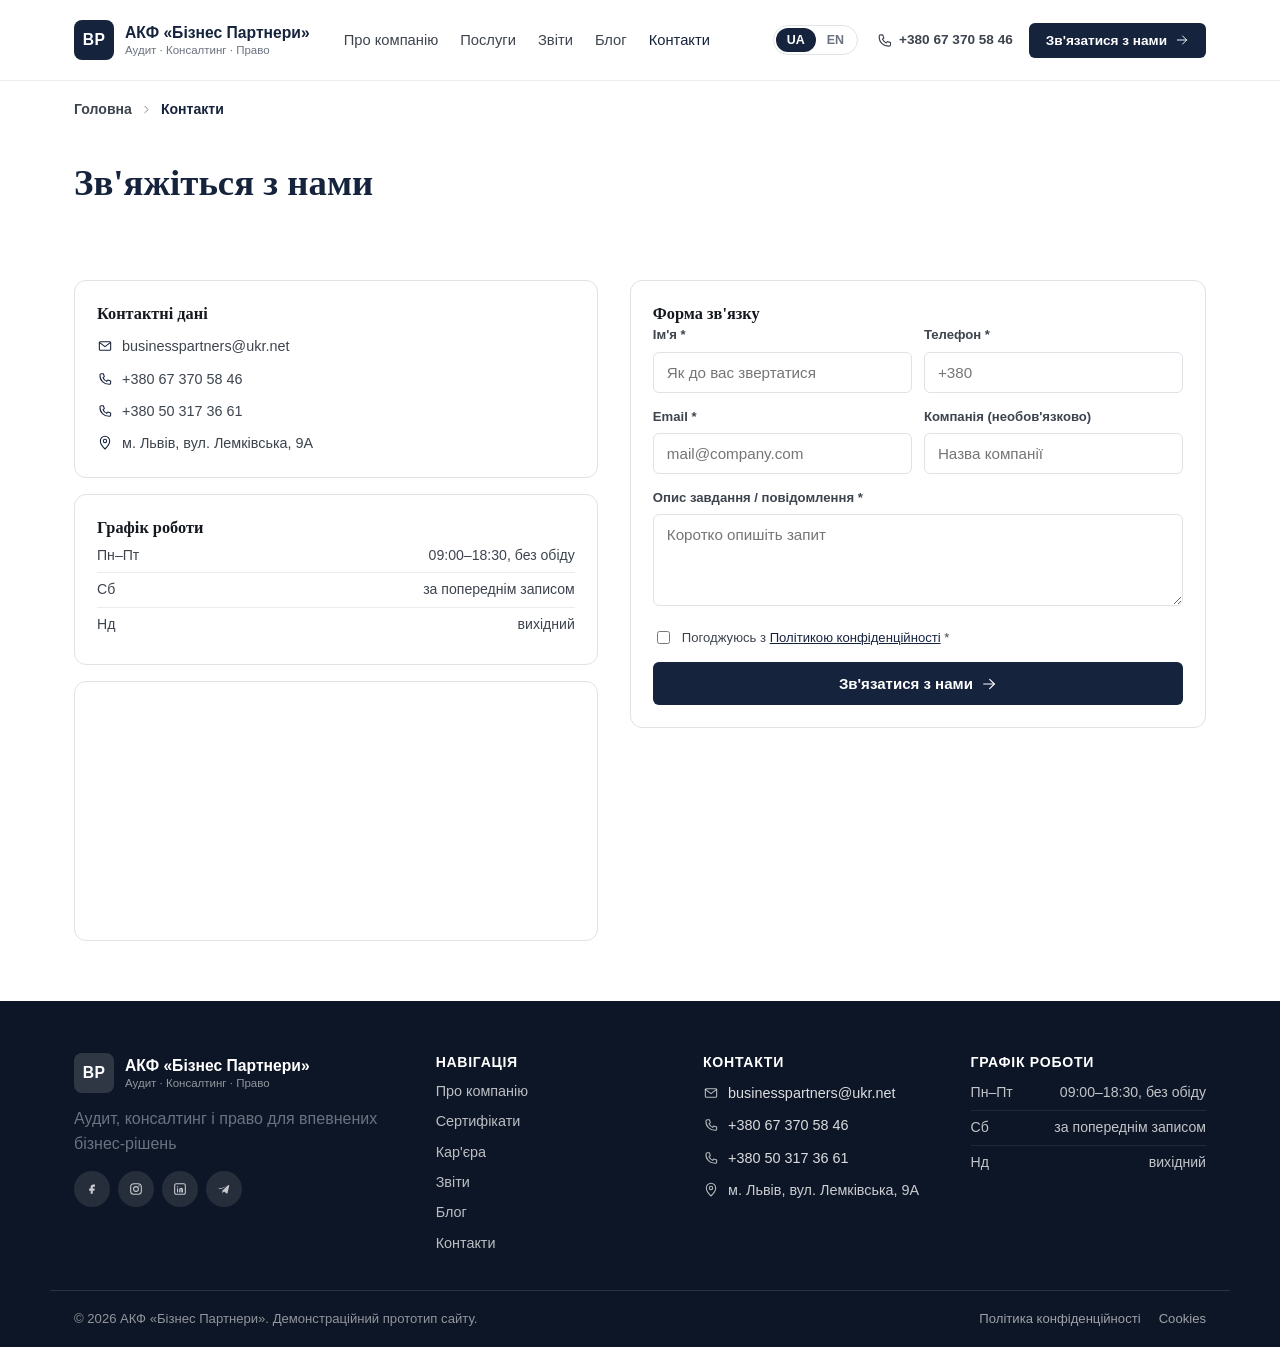
<file: contacts.html>
<!DOCTYPE html>
<html lang="uk">
<head>
<meta charset="UTF-8">
<meta name="viewport" content="width=device-width, initial-scale=1.0">
<title>Контакти — АКФ «Бізнес Партнери»</title>
<meta name="description" content="Зв'яжіться з нами">
<link rel="stylesheet" href="assets/css/style.css">
</head>
<body data-depth="0">
<header class="site-header">
  <div class="container header-row">
    <button type="button" class="mobile-menu-toggle" id="mobile-menu-toggle" aria-label="Меню"><svg width="22" height="22" viewBox="0 0 24 24" fill="none" stroke="currentColor" stroke-width="1.6" stroke-linecap="round" stroke-linejoin="round"><line x1="4" y1="7" x2="20" y2="7"/><line x1="4" y1="12" x2="20" y2="12"/><line x1="4" y1="17" x2="20" y2="17"/></svg></button>
    <a class="brand" href="index.html"><span class="brand-mark">BP</span><span class="brand-text"><span class="brand-name">АКФ «Бізнес Партнери»</span><span class="brand-desc">Аудит · Консалтинг · Право</span></span></a>
    <nav class="main-nav" aria-label="Основна навігація">
      <a href="about.html" class="nav-link ">Про компанію</a><a href="services.html" class="nav-link ">Послуги</a><a href="reports.html" class="nav-link ">Звіти</a><a href="blog.html" class="nav-link ">Блог</a><a href="contacts.html" class="nav-link active">Контакти</a>
    </nav>
    <div class="header-actions">
      <div class="lang-switch" id="lang-switch" aria-label="Вибір мови">
        <button type="button" class="lang-opt active" data-lang="ua">UA</button>
        <button type="button" class="lang-opt" data-lang="en" title="Англійська версія готується">EN</button>
      </div>
      <a class="header-phone" href="tel:+380673705846"><svg width="17" height="17" viewBox="0 0 24 24" fill="none" stroke="currentColor" stroke-width="1.6" stroke-linecap="round" stroke-linejoin="round"><path d="M6.5 4h3l1.5 4.5-2 1.5a12 12 0 0 0 5.5 5.5l1.5-2 4.5 1.5v3a2 2 0 0 1-2 2C10 20 4 14 4.5 6a2 2 0 0 1 2-2z"/></svg><span>+380 67 370 58 46</span></a>
      <button type="button" class="btn btn-primary btn-sm js-open-consult-modal">Зв'язатися з нами <svg width="14" height="14" viewBox="0 0 24 24" fill="none" stroke="currentColor" stroke-width="1.6" stroke-linecap="round" stroke-linejoin="round"><line x1="4" y1="12" x2="20" y2="12"/><polyline points="13,5 20,12 13,19"/></svg></button>
    </div>
  </div>
  <div class="mobile-nav" id="mobile-nav">
    <a href="about.html">Про компанію</a><a href="services.html">Послуги</a><a href="reports.html">Звіти</a><a href="blog.html">Блог</a><a href="contacts.html">Контакти</a>
    <a class="mobile-nav-phone" href="tel:+380673705846"><svg width="17" height="17" viewBox="0 0 24 24" fill="none" stroke="currentColor" stroke-width="1.6" stroke-linecap="round" stroke-linejoin="round"><path d="M6.5 4h3l1.5 4.5-2 1.5a12 12 0 0 0 5.5 5.5l1.5-2 4.5 1.5v3a2 2 0 0 1-2 2C10 20 4 14 4.5 6a2 2 0 0 1 2-2z"/></svg> +380 67 370 58 46</a>
    <button type="button" class="btn btn-primary btn-block js-open-consult-modal">Зв'язатися з нами <svg width="16" height="16" viewBox="0 0 24 24" fill="none" stroke="currentColor" stroke-width="1.6" stroke-linecap="round" stroke-linejoin="round"><line x1="4" y1="12" x2="20" y2="12"/><polyline points="13,5 20,12 13,19"/></svg></button>
  </div>
</header>
<main id="main">

<nav class="breadcrumbs container" aria-label="Хлібні крихти"><a href="index.html">Головна</a><span class="bc-sep"><svg width="13" height="13" viewBox="0 0 24 24" fill="none" stroke="currentColor" stroke-width="1.6" stroke-linecap="round" stroke-linejoin="round"><polyline points="9,6 15,12 9,18"/></svg></span><span class="bc-current">Контакти</span></nav>
<section class="page-hero">
  <div class="container"><h1 class="h1">Зв'яжіться з нами</h1></div>
</section>
<section class="section">
  <div class="container contacts-split">
    <div class="contact-col">
      <div class="info-card">
        <h3 class="h4">Контактні дані</h3>
        <div class="footer-contact-row"><svg width="16" height="16" viewBox="0 0 24 24" fill="none" stroke="currentColor" stroke-width="1.6" stroke-linecap="round" stroke-linejoin="round"><rect x="3.5" y="5.5" width="17" height="13" rx="1.5"/><polyline points="3.5,6.5 12,13 20.5,6.5"/></svg><a href="mailto:businesspartners@ukr.net">businesspartners@ukr.net</a></div>
        <div class="footer-contact-row"><svg width="16" height="16" viewBox="0 0 24 24" fill="none" stroke="currentColor" stroke-width="1.6" stroke-linecap="round" stroke-linejoin="round"><path d="M6.5 4h3l1.5 4.5-2 1.5a12 12 0 0 0 5.5 5.5l1.5-2 4.5 1.5v3a2 2 0 0 1-2 2C10 20 4 14 4.5 6a2 2 0 0 1 2-2z"/></svg><a href="tel:+380673705846">+380 67 370 58 46</a></div><div class="footer-contact-row"><svg width="16" height="16" viewBox="0 0 24 24" fill="none" stroke="currentColor" stroke-width="1.6" stroke-linecap="round" stroke-linejoin="round"><path d="M6.5 4h3l1.5 4.5-2 1.5a12 12 0 0 0 5.5 5.5l1.5-2 4.5 1.5v3a2 2 0 0 1-2 2C10 20 4 14 4.5 6a2 2 0 0 1 2-2z"/></svg><a href="tel:+380503173661">+380 50 317 36 61</a></div>
        <div class="footer-contact-row"><svg width="16" height="16" viewBox="0 0 24 24" fill="none" stroke="currentColor" stroke-width="1.6" stroke-linecap="round" stroke-linejoin="round"><path d="M12 21s7-6.5 7-12a7 7 0 0 0-14 0c0 5.5 7 12 7 12z"/><circle cx="12" cy="9" r="2.5"/></svg><span>м. Львів, вул. Лемківська, 9А</span></div>
      </div>
      <div class="info-card" style="margin-top:16px">
        <h3 class="h4">Графік роботи</h3>
        <div class="hours-row"><span>Пн–Пт</span><span>09:00–18:30, без обіду</span></div><div class="hours-row"><span>Сб</span><span>за попереднім записом</span></div><div class="hours-row"><span>Нд</span><span>вихідний</span></div>
      </div>
      <div class="map-embed"><iframe src="https://www.google.com/maps?q=49.8525392,24.02329&z=16&output=embed" width="100%" height="100%" style="border:0" allowfullscreen loading="lazy" referrerpolicy="no-referrer-when-downgrade" title="Карта — м. Львів, вул. Лемківська, 9А"></iframe></div>
    </div>
    <div class="info-card">
      <h3 class="h4">Форма зв'язку</h3>
      <div class="form-wrap">
<form class="stacked-form" id="contact-form" novalidate>
  
  <div class="form-row">
    <div class="form-block"><label>Ім'я *</label><input type="text" name="name" required placeholder="Як до вас звертатися"></div>
    <div class="form-block"><label>Телефон *</label><input type="tel" name="phone" required placeholder="+380"></div>
  </div>
  <div class="form-row">
    <div class="form-block"><label>Email *</label><input type="email" name="email" required placeholder="mail@company.com"></div>
    <div class="form-block"><label>Компанія (необов'язково)</label><input type="text" name="company" placeholder="Назва компанії"></div>
  </div>
  <div class="form-block"><label>Опис завдання / повідомлення *</label><textarea name="message" rows="4" required placeholder="Коротко опишіть запит"></textarea></div>
  <label class="checkbox-row"><input type="checkbox" name="agree" required><span>Погоджуюсь з <a href="privacy.html">Політикою конфіденційності</a> *</span></label>
  <button type="submit" class="btn btn-primary btn-block">Зв'язатися з нами <svg width="16" height="16" viewBox="0 0 24 24" fill="none" stroke="currentColor" stroke-width="1.6" stroke-linecap="round" stroke-linejoin="round"><line x1="4" y1="12" x2="20" y2="12"/><polyline points="13,5 20,12 13,19"/></svg></button>
</form>
<div class="form-success" id="contact-success" hidden>
  <div class="fs-icon"><svg width="16" height="16" viewBox="0 0 24 24" fill="none" stroke="currentColor" stroke-width="1.6" stroke-linecap="round" stroke-linejoin="round"><polyline points="5,13 10,18 19,7"/></svg></div>
  <div><div class="fs-title">Дякуємо, звернення надіслано</div><p class="muted" style="margin:2px 0 0">Ми зв'яжемося з вами найближчим часом.</p></div>
</div>
</div>
    </div>
  </div>
</section>

</main>
<footer class="site-footer">
  <div class="container footer-grid">
    <div class="footer-col footer-brand-col">
      <a class="brand" href="index.html"><span class="brand-mark">BP</span><span class="brand-text"><span class="brand-name">АКФ «Бізнес Партнери»</span><span class="brand-desc">Аудит · Консалтинг · Право</span></span></a>
      <p class="muted" style="margin-top:14px">Аудит, консалтинг і право для впевнених бізнес-рішень</p>
      <div class="social-row"><a class="social-icon" href="#" aria-label="Facebook"><svg width="16" height="16" viewBox="0 0 24 24" fill="none" stroke="currentColor" stroke-width="1.6" stroke-linecap="round" stroke-linejoin="round"><path d="M14 8.5h2.5V5.2h-2.7C11.4 5.2 10 6.7 10 9.1v2.1H7.7v3.3H10V19h3.2v-4.5h2.4l.5-3.3h-2.9V9.4c0-.6.3-.9 1-.9z" fill="currentColor" stroke="none"/></svg></a><a class="social-icon" href="#" aria-label="Instagram"><svg width="16" height="16" viewBox="0 0 24 24" fill="none" stroke="currentColor" stroke-width="1.6" stroke-linecap="round" stroke-linejoin="round"><rect x="4" y="4" width="16" height="16" rx="5"/><circle cx="12" cy="12" r="3.6"/><circle cx="16.6" cy="7.4" r="1" fill="currentColor" stroke="none"/></svg></a><a class="social-icon" href="#" aria-label="LinkedIn"><svg width="16" height="16" viewBox="0 0 24 24" fill="none" stroke="currentColor" stroke-width="1.6" stroke-linecap="round" stroke-linejoin="round"><rect x="4" y="4" width="16" height="16" rx="2.5"/><circle cx="8.3" cy="8.7" r="1" fill="currentColor" stroke="none"/><line x1="8.3" y1="11.5" x2="8.3" y2="16.5"/><path d="M11.5 16.5v-3.2c0-1.4 1-2.3 2.2-2.3s2 .9 2 2.3v3.2"/><line x1="13.7" y1="11.5" x2="13.7" y2="16.5"/></svg></a><a class="social-icon" href="#" aria-label="Telegram"><svg width="16" height="16" viewBox="0 0 24 24" fill="none" stroke="currentColor" stroke-width="1.6" stroke-linecap="round" stroke-linejoin="round"><path d="M4.2 12.4l14.6-6.2c.7-.3 1.3.2 1 1L17.3 18c-.2.8-.8 1-1.4.6l-3.8-2.9-2 1.9c-.2.2-.4.3-.7.2l.3-3.6 6.9-6.5c.3-.3-.1-.4-.4-.2L8 12l-3.6-1.1c-.8-.2-.8-.8-.2-1.1z" fill="currentColor" stroke="none"/></svg></a></div>
    </div>
    <div class="footer-col">
      <h4>Навігація</h4>
      <div class="footer-links"><a href="about.html">Про компанію</a><a href="certificates.html">Сертифікати</a><a href="career.html">Кар'єра</a><a href="reports.html">Звіти</a><a href="blog.html">Блог</a><a href="contacts.html">Контакти</a></div>
    </div>
    <div class="footer-col">
      <h4>Контакти</h4>
      <div class="footer-contact-row"><svg width="16" height="16" viewBox="0 0 24 24" fill="none" stroke="currentColor" stroke-width="1.6" stroke-linecap="round" stroke-linejoin="round"><rect x="3.5" y="5.5" width="17" height="13" rx="1.5"/><polyline points="3.5,6.5 12,13 20.5,6.5"/></svg><a href="mailto:businesspartners@ukr.net">businesspartners@ukr.net</a></div>
      <div class="footer-contact-row"><svg width="16" height="16" viewBox="0 0 24 24" fill="none" stroke="currentColor" stroke-width="1.6" stroke-linecap="round" stroke-linejoin="round"><path d="M6.5 4h3l1.5 4.5-2 1.5a12 12 0 0 0 5.5 5.5l1.5-2 4.5 1.5v3a2 2 0 0 1-2 2C10 20 4 14 4.5 6a2 2 0 0 1 2-2z"/></svg><a href="tel:+380673705846">+380 67 370 58 46</a></div><div class="footer-contact-row"><svg width="16" height="16" viewBox="0 0 24 24" fill="none" stroke="currentColor" stroke-width="1.6" stroke-linecap="round" stroke-linejoin="round"><path d="M6.5 4h3l1.5 4.5-2 1.5a12 12 0 0 0 5.5 5.5l1.5-2 4.5 1.5v3a2 2 0 0 1-2 2C10 20 4 14 4.5 6a2 2 0 0 1 2-2z"/></svg><a href="tel:+380503173661">+380 50 317 36 61</a></div>
      <div class="footer-contact-row"><svg width="16" height="16" viewBox="0 0 24 24" fill="none" stroke="currentColor" stroke-width="1.6" stroke-linecap="round" stroke-linejoin="round"><path d="M12 21s7-6.5 7-12a7 7 0 0 0-14 0c0 5.5 7 12 7 12z"/><circle cx="12" cy="9" r="2.5"/></svg><span>м. Львів, вул. Лемківська, 9А</span></div>
    </div>
    <div class="footer-col">
      <h4>Графік роботи</h4>
      <div class="hours-row"><span>Пн–Пт</span><span>09:00–18:30, без обіду</span></div><div class="hours-row"><span>Сб</span><span>за попереднім записом</span></div><div class="hours-row"><span>Нд</span><span>вихідний</span></div>
    </div>
  </div>
  <div class="container footer-bottom">
    <span>© 2026 АКФ «Бізнес Партнери». Демонстраційний прототип сайту.</span>
    <div class="footer-legal">
      <a href="privacy.html">Політика конфіденційності</a>
      <a href="cookies.html">Cookies</a>
    </div>
  </div>
</footer>
<div class="modal-overlay" id="consult-modal" hidden>
  <div class="modal-box" role="dialog" aria-modal="true" aria-label="Форма зв'язку">
    <button type="button" class="modal-close" id="consult-modal-close" aria-label="Закрити"><svg width="18" height="18" viewBox="0 0 24 24" fill="none" stroke="currentColor" stroke-width="1.6" stroke-linecap="round" stroke-linejoin="round"><line x1="5" y1="5" x2="19" y2="19"/><line x1="19" y1="5" x2="5" y2="19"/></svg></button>
    <h3 class="h3">Зв'язатися з нами</h3>
    <p class="muted" style="margin-top:6px">Опишіть завдання — ми зв'яжемося з вами найближчим часом.</p>
    <div style="margin-top:18px"><div class="form-wrap">
<form class="stacked-form" id="modal-consult-form" novalidate>
  
  <div class="form-row">
    <div class="form-block"><label>Ім'я *</label><input type="text" name="name" required placeholder="Як до вас звертатися"></div>
    <div class="form-block"><label>Телефон *</label><input type="tel" name="phone" required placeholder="+380"></div>
  </div>
  <div class="form-row">
    <div class="form-block"><label>Email *</label><input type="email" name="email" required placeholder="mail@company.com"></div>
    <div class="form-block"><label>Компанія (необов'язково)</label><input type="text" name="company" placeholder="Назва компанії"></div>
  </div>
  <div class="form-block"><label>Опис завдання / повідомлення *</label><textarea name="message" rows="4" required placeholder="Коротко опишіть запит"></textarea></div>
  <label class="checkbox-row"><input type="checkbox" name="agree" required><span>Погоджуюсь з <a href="privacy.html">Політикою конфіденційності</a> *</span></label>
  <button type="submit" class="btn btn-primary btn-block">Зв'язатися з нами <svg width="16" height="16" viewBox="0 0 24 24" fill="none" stroke="currentColor" stroke-width="1.6" stroke-linecap="round" stroke-linejoin="round"><line x1="4" y1="12" x2="20" y2="12"/><polyline points="13,5 20,12 13,19"/></svg></button>
</form>
<div class="form-success" id="modal-consult-success" hidden>
  <div class="fs-icon"><svg width="16" height="16" viewBox="0 0 24 24" fill="none" stroke="currentColor" stroke-width="1.6" stroke-linecap="round" stroke-linejoin="round"><polyline points="5,13 10,18 19,7"/></svg></div>
  <div><div class="fs-title">Дякуємо, звернення надіслано</div><p class="muted" style="margin:2px 0 0">Ми зв'яжемося з вами найближчим часом.</p></div>
</div>
</div></div>
  </div>
</div>
<script src="assets/js/services-data.js"></script>
<script src="assets/js/main.js"></script>
</body>
</html>
</file>
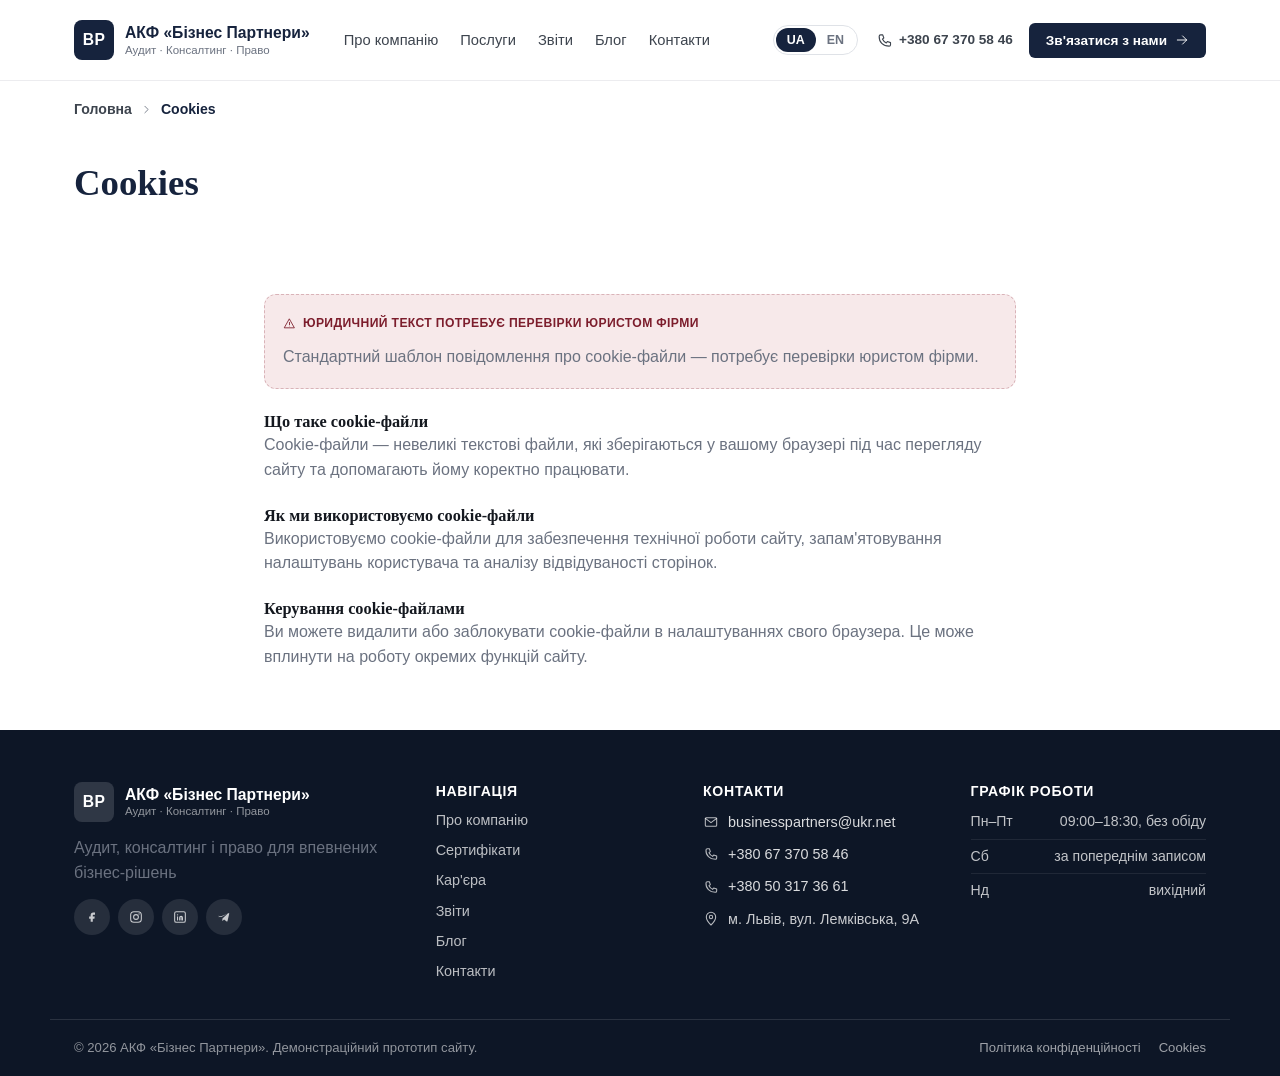
<file: cookies.html>
<!DOCTYPE html>
<html lang="uk">
<head>
<meta charset="UTF-8">
<meta name="viewport" content="width=device-width, initial-scale=1.0">
<title>Cookies — АКФ «Бізнес Партнери»</title>
<meta name="description" content="Cookies">
<link rel="stylesheet" href="assets/css/style.css">
</head>
<body data-depth="0">
<header class="site-header">
  <div class="container header-row">
    <button type="button" class="mobile-menu-toggle" id="mobile-menu-toggle" aria-label="Меню"><svg width="22" height="22" viewBox="0 0 24 24" fill="none" stroke="currentColor" stroke-width="1.6" stroke-linecap="round" stroke-linejoin="round"><line x1="4" y1="7" x2="20" y2="7"/><line x1="4" y1="12" x2="20" y2="12"/><line x1="4" y1="17" x2="20" y2="17"/></svg></button>
    <a class="brand" href="index.html"><span class="brand-mark">BP</span><span class="brand-text"><span class="brand-name">АКФ «Бізнес Партнери»</span><span class="brand-desc">Аудит · Консалтинг · Право</span></span></a>
    <nav class="main-nav" aria-label="Основна навігація">
      <a href="about.html" class="nav-link ">Про компанію</a><a href="services.html" class="nav-link ">Послуги</a><a href="reports.html" class="nav-link ">Звіти</a><a href="blog.html" class="nav-link ">Блог</a><a href="contacts.html" class="nav-link ">Контакти</a>
    </nav>
    <div class="header-actions">
      <div class="lang-switch" id="lang-switch" aria-label="Вибір мови">
        <button type="button" class="lang-opt active" data-lang="ua">UA</button>
        <button type="button" class="lang-opt" data-lang="en" title="Англійська версія готується">EN</button>
      </div>
      <a class="header-phone" href="tel:+380673705846"><svg width="17" height="17" viewBox="0 0 24 24" fill="none" stroke="currentColor" stroke-width="1.6" stroke-linecap="round" stroke-linejoin="round"><path d="M6.5 4h3l1.5 4.5-2 1.5a12 12 0 0 0 5.5 5.5l1.5-2 4.5 1.5v3a2 2 0 0 1-2 2C10 20 4 14 4.5 6a2 2 0 0 1 2-2z"/></svg><span>+380 67 370 58 46</span></a>
      <button type="button" class="btn btn-primary btn-sm js-open-consult-modal">Зв'язатися з нами <svg width="14" height="14" viewBox="0 0 24 24" fill="none" stroke="currentColor" stroke-width="1.6" stroke-linecap="round" stroke-linejoin="round"><line x1="4" y1="12" x2="20" y2="12"/><polyline points="13,5 20,12 13,19"/></svg></button>
    </div>
  </div>
  <div class="mobile-nav" id="mobile-nav">
    <a href="about.html">Про компанію</a><a href="services.html">Послуги</a><a href="reports.html">Звіти</a><a href="blog.html">Блог</a><a href="contacts.html">Контакти</a>
    <a class="mobile-nav-phone" href="tel:+380673705846"><svg width="17" height="17" viewBox="0 0 24 24" fill="none" stroke="currentColor" stroke-width="1.6" stroke-linecap="round" stroke-linejoin="round"><path d="M6.5 4h3l1.5 4.5-2 1.5a12 12 0 0 0 5.5 5.5l1.5-2 4.5 1.5v3a2 2 0 0 1-2 2C10 20 4 14 4.5 6a2 2 0 0 1 2-2z"/></svg> +380 67 370 58 46</a>
    <button type="button" class="btn btn-primary btn-block js-open-consult-modal">Зв'язатися з нами <svg width="16" height="16" viewBox="0 0 24 24" fill="none" stroke="currentColor" stroke-width="1.6" stroke-linecap="round" stroke-linejoin="round"><line x1="4" y1="12" x2="20" y2="12"/><polyline points="13,5 20,12 13,19"/></svg></button>
  </div>
</header>
<main id="main">

<nav class="breadcrumbs container" aria-label="Хлібні крихти"><a href="index.html">Головна</a><span class="bc-sep"><svg width="13" height="13" viewBox="0 0 24 24" fill="none" stroke="currentColor" stroke-width="1.6" stroke-linecap="round" stroke-linejoin="round"><polyline points="9,6 15,12 9,18"/></svg></span><span class="bc-current">Cookies</span></nav>
<section class="page-hero">
  <div class="container"><h1 class="h1">Cookies</h1></div>
</section>
<section class="section">
  <div class="container" style="max-width:800px">
    <div class="needs-content"><div class="needs-content-tag"><svg width="13" height="13" viewBox="0 0 24 24" fill="none" stroke="currentColor" stroke-width="1.6" stroke-linecap="round" stroke-linejoin="round"><path d="M12 4l9 16H3z"/><line x1="12" y1="10" x2="12" y2="14.5"/><circle cx="12" cy="17" r="0.6" fill="currentColor" stroke="none"/></svg><span>Юридичний текст потребує перевірки юристом фірми</span></div><p class="muted">Стандартний шаблон повідомлення про cookie-файли — потребує перевірки юристом фірми.</p></div>
    <h3 class="h4" style="margin-top:22px">Що таке cookie-файли</h3><p class="muted">Cookie-файли — невеликі текстові файли, які зберігаються у вашому браузері під час перегляду сайту та допомагають йому коректно працювати.</p><h3 class="h4" style="margin-top:22px">Як ми використовуємо cookie-файли</h3><p class="muted">Використовуємо cookie-файли для забезпечення технічної роботи сайту, запам'ятовування налаштувань користувача та аналізу відвідуваності сторінок.</p><h3 class="h4" style="margin-top:22px">Керування cookie-файлами</h3><p class="muted">Ви можете видалити або заблокувати cookie-файли в налаштуваннях свого браузера. Це може вплинути на роботу окремих функцій сайту.</p>
  </div>
</section>

</main>
<footer class="site-footer">
  <div class="container footer-grid">
    <div class="footer-col footer-brand-col">
      <a class="brand" href="index.html"><span class="brand-mark">BP</span><span class="brand-text"><span class="brand-name">АКФ «Бізнес Партнери»</span><span class="brand-desc">Аудит · Консалтинг · Право</span></span></a>
      <p class="muted" style="margin-top:14px">Аудит, консалтинг і право для впевнених бізнес-рішень</p>
      <div class="social-row"><a class="social-icon" href="#" aria-label="Facebook"><svg width="16" height="16" viewBox="0 0 24 24" fill="none" stroke="currentColor" stroke-width="1.6" stroke-linecap="round" stroke-linejoin="round"><path d="M14 8.5h2.5V5.2h-2.7C11.4 5.2 10 6.7 10 9.1v2.1H7.7v3.3H10V19h3.2v-4.5h2.4l.5-3.3h-2.9V9.4c0-.6.3-.9 1-.9z" fill="currentColor" stroke="none"/></svg></a><a class="social-icon" href="#" aria-label="Instagram"><svg width="16" height="16" viewBox="0 0 24 24" fill="none" stroke="currentColor" stroke-width="1.6" stroke-linecap="round" stroke-linejoin="round"><rect x="4" y="4" width="16" height="16" rx="5"/><circle cx="12" cy="12" r="3.6"/><circle cx="16.6" cy="7.4" r="1" fill="currentColor" stroke="none"/></svg></a><a class="social-icon" href="#" aria-label="LinkedIn"><svg width="16" height="16" viewBox="0 0 24 24" fill="none" stroke="currentColor" stroke-width="1.6" stroke-linecap="round" stroke-linejoin="round"><rect x="4" y="4" width="16" height="16" rx="2.5"/><circle cx="8.3" cy="8.7" r="1" fill="currentColor" stroke="none"/><line x1="8.3" y1="11.5" x2="8.3" y2="16.5"/><path d="M11.5 16.5v-3.2c0-1.4 1-2.3 2.2-2.3s2 .9 2 2.3v3.2"/><line x1="13.7" y1="11.5" x2="13.7" y2="16.5"/></svg></a><a class="social-icon" href="#" aria-label="Telegram"><svg width="16" height="16" viewBox="0 0 24 24" fill="none" stroke="currentColor" stroke-width="1.6" stroke-linecap="round" stroke-linejoin="round"><path d="M4.2 12.4l14.6-6.2c.7-.3 1.3.2 1 1L17.3 18c-.2.8-.8 1-1.4.6l-3.8-2.9-2 1.9c-.2.2-.4.3-.7.2l.3-3.6 6.9-6.5c.3-.3-.1-.4-.4-.2L8 12l-3.6-1.1c-.8-.2-.8-.8-.2-1.1z" fill="currentColor" stroke="none"/></svg></a></div>
    </div>
    <div class="footer-col">
      <h4>Навігація</h4>
      <div class="footer-links"><a href="about.html">Про компанію</a><a href="certificates.html">Сертифікати</a><a href="career.html">Кар'єра</a><a href="reports.html">Звіти</a><a href="blog.html">Блог</a><a href="contacts.html">Контакти</a></div>
    </div>
    <div class="footer-col">
      <h4>Контакти</h4>
      <div class="footer-contact-row"><svg width="16" height="16" viewBox="0 0 24 24" fill="none" stroke="currentColor" stroke-width="1.6" stroke-linecap="round" stroke-linejoin="round"><rect x="3.5" y="5.5" width="17" height="13" rx="1.5"/><polyline points="3.5,6.5 12,13 20.5,6.5"/></svg><a href="mailto:businesspartners@ukr.net">businesspartners@ukr.net</a></div>
      <div class="footer-contact-row"><svg width="16" height="16" viewBox="0 0 24 24" fill="none" stroke="currentColor" stroke-width="1.6" stroke-linecap="round" stroke-linejoin="round"><path d="M6.5 4h3l1.5 4.5-2 1.5a12 12 0 0 0 5.5 5.5l1.5-2 4.5 1.5v3a2 2 0 0 1-2 2C10 20 4 14 4.5 6a2 2 0 0 1 2-2z"/></svg><a href="tel:+380673705846">+380 67 370 58 46</a></div><div class="footer-contact-row"><svg width="16" height="16" viewBox="0 0 24 24" fill="none" stroke="currentColor" stroke-width="1.6" stroke-linecap="round" stroke-linejoin="round"><path d="M6.5 4h3l1.5 4.5-2 1.5a12 12 0 0 0 5.5 5.5l1.5-2 4.5 1.5v3a2 2 0 0 1-2 2C10 20 4 14 4.5 6a2 2 0 0 1 2-2z"/></svg><a href="tel:+380503173661">+380 50 317 36 61</a></div>
      <div class="footer-contact-row"><svg width="16" height="16" viewBox="0 0 24 24" fill="none" stroke="currentColor" stroke-width="1.6" stroke-linecap="round" stroke-linejoin="round"><path d="M12 21s7-6.5 7-12a7 7 0 0 0-14 0c0 5.5 7 12 7 12z"/><circle cx="12" cy="9" r="2.5"/></svg><span>м. Львів, вул. Лемківська, 9А</span></div>
    </div>
    <div class="footer-col">
      <h4>Графік роботи</h4>
      <div class="hours-row"><span>Пн–Пт</span><span>09:00–18:30, без обіду</span></div><div class="hours-row"><span>Сб</span><span>за попереднім записом</span></div><div class="hours-row"><span>Нд</span><span>вихідний</span></div>
    </div>
  </div>
  <div class="container footer-bottom">
    <span>© 2026 АКФ «Бізнес Партнери». Демонстраційний прототип сайту.</span>
    <div class="footer-legal">
      <a href="privacy.html">Політика конфіденційності</a>
      <a href="cookies.html">Cookies</a>
    </div>
  </div>
</footer>
<div class="modal-overlay" id="consult-modal" hidden>
  <div class="modal-box" role="dialog" aria-modal="true" aria-label="Форма зв'язку">
    <button type="button" class="modal-close" id="consult-modal-close" aria-label="Закрити"><svg width="18" height="18" viewBox="0 0 24 24" fill="none" stroke="currentColor" stroke-width="1.6" stroke-linecap="round" stroke-linejoin="round"><line x1="5" y1="5" x2="19" y2="19"/><line x1="19" y1="5" x2="5" y2="19"/></svg></button>
    <h3 class="h3">Зв'язатися з нами</h3>
    <p class="muted" style="margin-top:6px">Опишіть завдання — ми зв'яжемося з вами найближчим часом.</p>
    <div style="margin-top:18px"><div class="form-wrap">
<form class="stacked-form" id="modal-consult-form" novalidate>
  
  <div class="form-row">
    <div class="form-block"><label>Ім'я *</label><input type="text" name="name" required placeholder="Як до вас звертатися"></div>
    <div class="form-block"><label>Телефон *</label><input type="tel" name="phone" required placeholder="+380"></div>
  </div>
  <div class="form-row">
    <div class="form-block"><label>Email *</label><input type="email" name="email" required placeholder="mail@company.com"></div>
    <div class="form-block"><label>Компанія (необов'язково)</label><input type="text" name="company" placeholder="Назва компанії"></div>
  </div>
  <div class="form-block"><label>Опис завдання / повідомлення *</label><textarea name="message" rows="4" required placeholder="Коротко опишіть запит"></textarea></div>
  <label class="checkbox-row"><input type="checkbox" name="agree" required><span>Погоджуюсь з <a href="privacy.html">Політикою конфіденційності</a> *</span></label>
  <button type="submit" class="btn btn-primary btn-block">Зв'язатися з нами <svg width="16" height="16" viewBox="0 0 24 24" fill="none" stroke="currentColor" stroke-width="1.6" stroke-linecap="round" stroke-linejoin="round"><line x1="4" y1="12" x2="20" y2="12"/><polyline points="13,5 20,12 13,19"/></svg></button>
</form>
<div class="form-success" id="modal-consult-success" hidden>
  <div class="fs-icon"><svg width="16" height="16" viewBox="0 0 24 24" fill="none" stroke="currentColor" stroke-width="1.6" stroke-linecap="round" stroke-linejoin="round"><polyline points="5,13 10,18 19,7"/></svg></div>
  <div><div class="fs-title">Дякуємо, звернення надіслано</div><p class="muted" style="margin:2px 0 0">Ми зв'яжемося з вами найближчим часом.</p></div>
</div>
</div></div>
  </div>
</div>
<script src="assets/js/services-data.js"></script>
<script src="assets/js/main.js"></script>
</body>
</html>
</file>
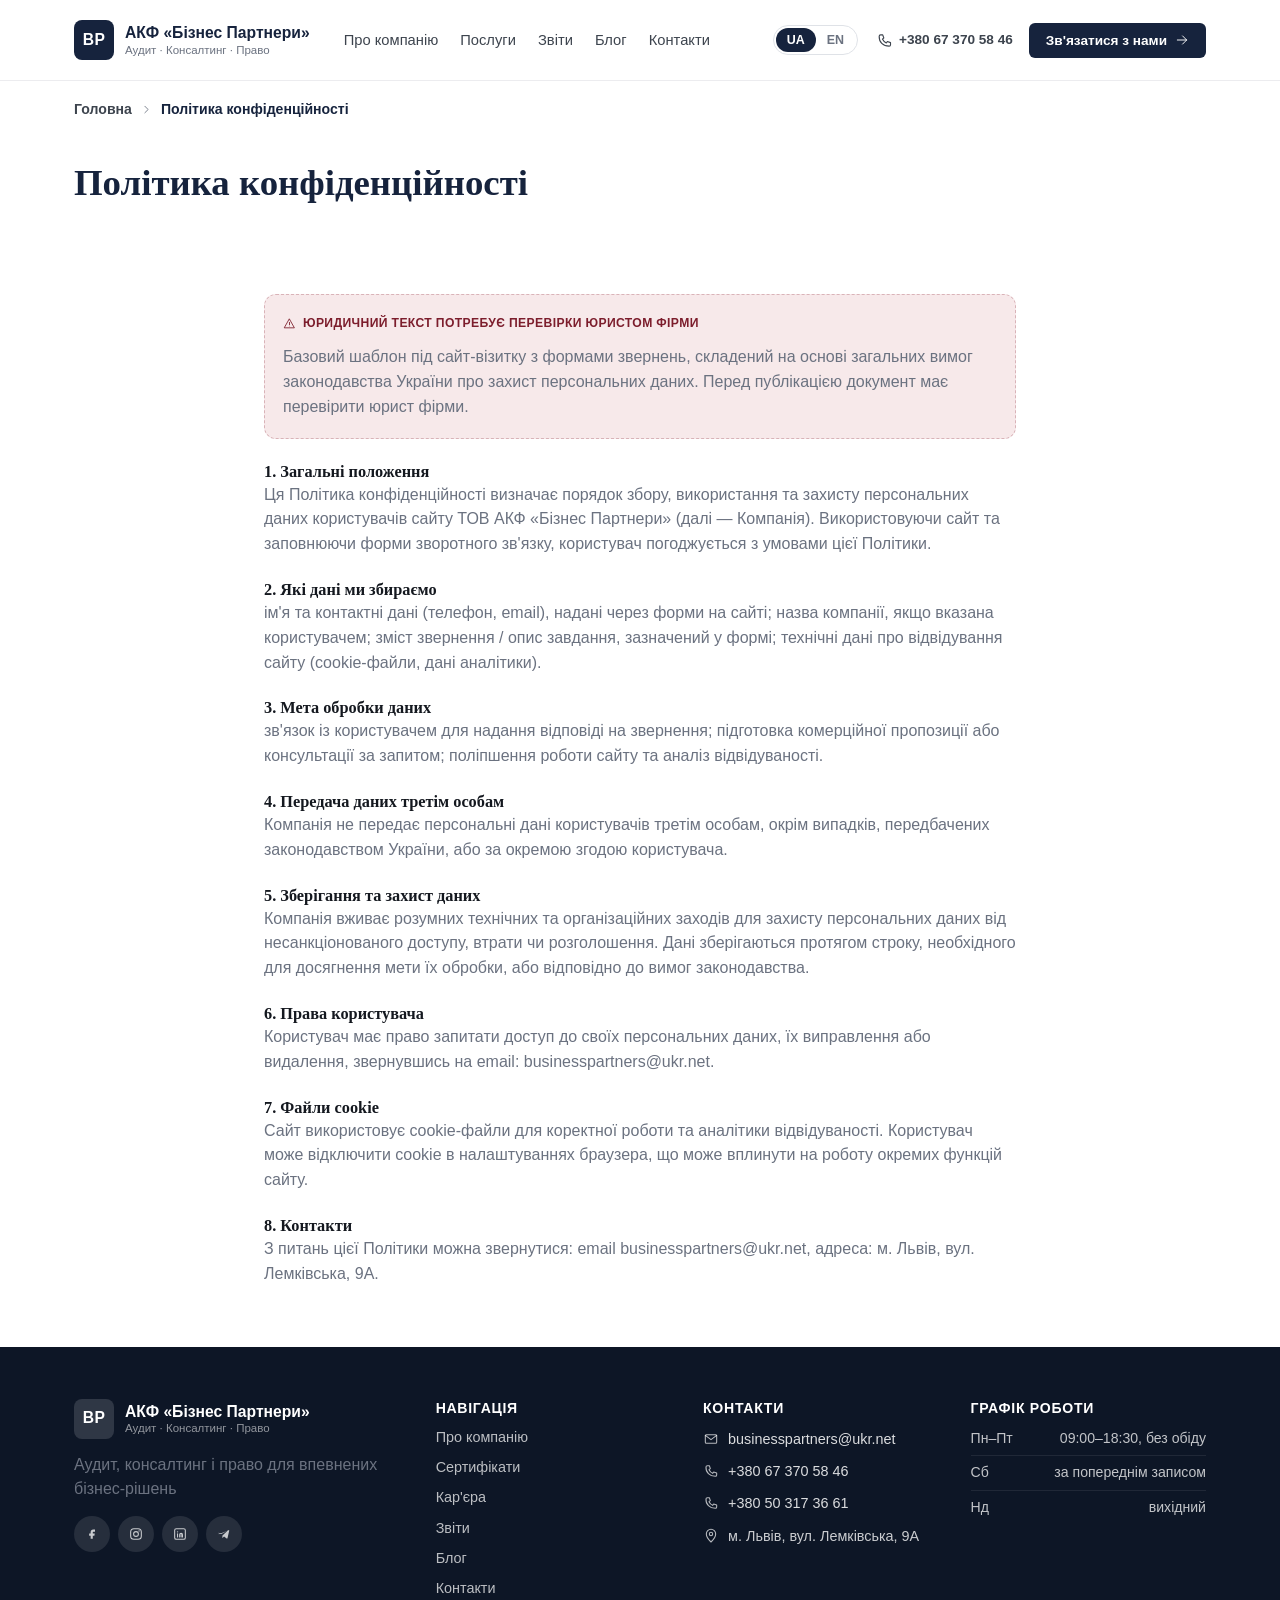
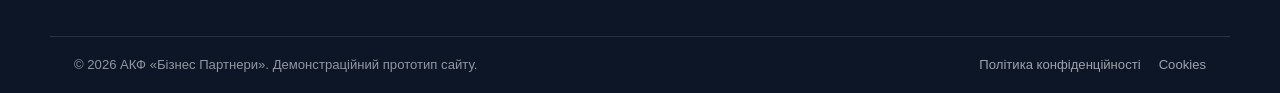
<file: privacy.html>
<!DOCTYPE html>
<html lang="uk">
<head>
<meta charset="UTF-8">
<meta name="viewport" content="width=device-width, initial-scale=1.0">
<title>Політика конфіденційності — АКФ «Бізнес Партнери»</title>
<meta name="description" content="Політика конфіденційності">
<link rel="stylesheet" href="assets/css/style.css">
</head>
<body data-depth="0">
<header class="site-header">
  <div class="container header-row">
    <button type="button" class="mobile-menu-toggle" id="mobile-menu-toggle" aria-label="Меню"><svg width="22" height="22" viewBox="0 0 24 24" fill="none" stroke="currentColor" stroke-width="1.6" stroke-linecap="round" stroke-linejoin="round"><line x1="4" y1="7" x2="20" y2="7"/><line x1="4" y1="12" x2="20" y2="12"/><line x1="4" y1="17" x2="20" y2="17"/></svg></button>
    <a class="brand" href="index.html"><span class="brand-mark">BP</span><span class="brand-text"><span class="brand-name">АКФ «Бізнес Партнери»</span><span class="brand-desc">Аудит · Консалтинг · Право</span></span></a>
    <nav class="main-nav" aria-label="Основна навігація">
      <a href="about.html" class="nav-link ">Про компанію</a><a href="services.html" class="nav-link ">Послуги</a><a href="reports.html" class="nav-link ">Звіти</a><a href="blog.html" class="nav-link ">Блог</a><a href="contacts.html" class="nav-link ">Контакти</a>
    </nav>
    <div class="header-actions">
      <div class="lang-switch" id="lang-switch" aria-label="Вибір мови">
        <button type="button" class="lang-opt active" data-lang="ua">UA</button>
        <button type="button" class="lang-opt" data-lang="en" title="Англійська версія готується">EN</button>
      </div>
      <a class="header-phone" href="tel:+380673705846"><svg width="17" height="17" viewBox="0 0 24 24" fill="none" stroke="currentColor" stroke-width="1.6" stroke-linecap="round" stroke-linejoin="round"><path d="M6.5 4h3l1.5 4.5-2 1.5a12 12 0 0 0 5.5 5.5l1.5-2 4.5 1.5v3a2 2 0 0 1-2 2C10 20 4 14 4.5 6a2 2 0 0 1 2-2z"/></svg><span>+380 67 370 58 46</span></a>
      <button type="button" class="btn btn-primary btn-sm js-open-consult-modal">Зв'язатися з нами <svg width="14" height="14" viewBox="0 0 24 24" fill="none" stroke="currentColor" stroke-width="1.6" stroke-linecap="round" stroke-linejoin="round"><line x1="4" y1="12" x2="20" y2="12"/><polyline points="13,5 20,12 13,19"/></svg></button>
    </div>
  </div>
  <div class="mobile-nav" id="mobile-nav">
    <a href="about.html">Про компанію</a><a href="services.html">Послуги</a><a href="reports.html">Звіти</a><a href="blog.html">Блог</a><a href="contacts.html">Контакти</a>
    <a class="mobile-nav-phone" href="tel:+380673705846"><svg width="17" height="17" viewBox="0 0 24 24" fill="none" stroke="currentColor" stroke-width="1.6" stroke-linecap="round" stroke-linejoin="round"><path d="M6.5 4h3l1.5 4.5-2 1.5a12 12 0 0 0 5.5 5.5l1.5-2 4.5 1.5v3a2 2 0 0 1-2 2C10 20 4 14 4.5 6a2 2 0 0 1 2-2z"/></svg> +380 67 370 58 46</a>
    <button type="button" class="btn btn-primary btn-block js-open-consult-modal">Зв'язатися з нами <svg width="16" height="16" viewBox="0 0 24 24" fill="none" stroke="currentColor" stroke-width="1.6" stroke-linecap="round" stroke-linejoin="round"><line x1="4" y1="12" x2="20" y2="12"/><polyline points="13,5 20,12 13,19"/></svg></button>
  </div>
</header>
<main id="main">

<nav class="breadcrumbs container" aria-label="Хлібні крихти"><a href="index.html">Головна</a><span class="bc-sep"><svg width="13" height="13" viewBox="0 0 24 24" fill="none" stroke="currentColor" stroke-width="1.6" stroke-linecap="round" stroke-linejoin="round"><polyline points="9,6 15,12 9,18"/></svg></span><span class="bc-current">Політика конфіденційності</span></nav>
<section class="page-hero">
  <div class="container"><h1 class="h1">Політика конфіденційності</h1></div>
</section>
<section class="section">
  <div class="container" style="max-width:800px">
    <div class="needs-content"><div class="needs-content-tag"><svg width="13" height="13" viewBox="0 0 24 24" fill="none" stroke="currentColor" stroke-width="1.6" stroke-linecap="round" stroke-linejoin="round"><path d="M12 4l9 16H3z"/><line x1="12" y1="10" x2="12" y2="14.5"/><circle cx="12" cy="17" r="0.6" fill="currentColor" stroke="none"/></svg><span>Юридичний текст потребує перевірки юристом фірми</span></div><p class="muted">Базовий шаблон під сайт-візитку з формами звернень, складений на основі загальних вимог законодавства України про захист персональних даних. Перед публікацією документ має перевірити юрист фірми.</p></div>
    <h3 class="h4" style="margin-top:22px">1. Загальні положення</h3><p class="muted">Ця Політика конфіденційності визначає порядок збору, використання та захисту персональних даних користувачів сайту ТОВ АКФ «Бізнес Партнери» (далі — Компанія). Використовуючи сайт та заповнюючи форми зворотного зв'язку, користувач погоджується з умовами цієї Політики.</p><h3 class="h4" style="margin-top:22px">2. Які дані ми збираємо</h3><p class="muted">ім'я та контактні дані (телефон, email), надані через форми на сайті; назва компанії, якщо вказана користувачем; зміст звернення / опис завдання, зазначений у формі; технічні дані про відвідування сайту (cookie-файли, дані аналітики).</p><h3 class="h4" style="margin-top:22px">3. Мета обробки даних</h3><p class="muted">зв'язок із користувачем для надання відповіді на звернення; підготовка комерційної пропозиції або консультації за запитом; поліпшення роботи сайту та аналіз відвідуваності.</p><h3 class="h4" style="margin-top:22px">4. Передача даних третім особам</h3><p class="muted">Компанія не передає персональні дані користувачів третім особам, окрім випадків, передбачених законодавством України, або за окремою згодою користувача.</p><h3 class="h4" style="margin-top:22px">5. Зберігання та захист даних</h3><p class="muted">Компанія вживає розумних технічних та організаційних заходів для захисту персональних даних від несанкціонованого доступу, втрати чи розголошення. Дані зберігаються протягом строку, необхідного для досягнення мети їх обробки, або відповідно до вимог законодавства.</p><h3 class="h4" style="margin-top:22px">6. Права користувача</h3><p class="muted">Користувач має право запитати доступ до своїх персональних даних, їх виправлення або видалення, звернувшись на email: businesspartners@ukr.net.</p><h3 class="h4" style="margin-top:22px">7. Файли cookie</h3><p class="muted">Сайт використовує cookie-файли для коректної роботи та аналітики відвідуваності. Користувач може відключити cookie в налаштуваннях браузера, що може вплинути на роботу окремих функцій сайту.</p><h3 class="h4" style="margin-top:22px">8. Контакти</h3><p class="muted">З питань цієї Політики можна звернутися: email businesspartners@ukr.net, адреса: м. Львів, вул. Лемківська, 9А.</p>
  </div>
</section>

</main>
<footer class="site-footer">
  <div class="container footer-grid">
    <div class="footer-col footer-brand-col">
      <a class="brand" href="index.html"><span class="brand-mark">BP</span><span class="brand-text"><span class="brand-name">АКФ «Бізнес Партнери»</span><span class="brand-desc">Аудит · Консалтинг · Право</span></span></a>
      <p class="muted" style="margin-top:14px">Аудит, консалтинг і право для впевнених бізнес-рішень</p>
      <div class="social-row"><a class="social-icon" href="#" aria-label="Facebook"><svg width="16" height="16" viewBox="0 0 24 24" fill="none" stroke="currentColor" stroke-width="1.6" stroke-linecap="round" stroke-linejoin="round"><path d="M14 8.5h2.5V5.2h-2.7C11.4 5.2 10 6.7 10 9.1v2.1H7.7v3.3H10V19h3.2v-4.5h2.4l.5-3.3h-2.9V9.4c0-.6.3-.9 1-.9z" fill="currentColor" stroke="none"/></svg></a><a class="social-icon" href="#" aria-label="Instagram"><svg width="16" height="16" viewBox="0 0 24 24" fill="none" stroke="currentColor" stroke-width="1.6" stroke-linecap="round" stroke-linejoin="round"><rect x="4" y="4" width="16" height="16" rx="5"/><circle cx="12" cy="12" r="3.6"/><circle cx="16.6" cy="7.4" r="1" fill="currentColor" stroke="none"/></svg></a><a class="social-icon" href="#" aria-label="LinkedIn"><svg width="16" height="16" viewBox="0 0 24 24" fill="none" stroke="currentColor" stroke-width="1.6" stroke-linecap="round" stroke-linejoin="round"><rect x="4" y="4" width="16" height="16" rx="2.5"/><circle cx="8.3" cy="8.7" r="1" fill="currentColor" stroke="none"/><line x1="8.3" y1="11.5" x2="8.3" y2="16.5"/><path d="M11.5 16.5v-3.2c0-1.4 1-2.3 2.2-2.3s2 .9 2 2.3v3.2"/><line x1="13.7" y1="11.5" x2="13.7" y2="16.5"/></svg></a><a class="social-icon" href="#" aria-label="Telegram"><svg width="16" height="16" viewBox="0 0 24 24" fill="none" stroke="currentColor" stroke-width="1.6" stroke-linecap="round" stroke-linejoin="round"><path d="M4.2 12.4l14.6-6.2c.7-.3 1.3.2 1 1L17.3 18c-.2.8-.8 1-1.4.6l-3.8-2.9-2 1.9c-.2.2-.4.3-.7.2l.3-3.6 6.9-6.5c.3-.3-.1-.4-.4-.2L8 12l-3.6-1.1c-.8-.2-.8-.8-.2-1.1z" fill="currentColor" stroke="none"/></svg></a></div>
    </div>
    <div class="footer-col">
      <h4>Навігація</h4>
      <div class="footer-links"><a href="about.html">Про компанію</a><a href="certificates.html">Сертифікати</a><a href="career.html">Кар'єра</a><a href="reports.html">Звіти</a><a href="blog.html">Блог</a><a href="contacts.html">Контакти</a></div>
    </div>
    <div class="footer-col">
      <h4>Контакти</h4>
      <div class="footer-contact-row"><svg width="16" height="16" viewBox="0 0 24 24" fill="none" stroke="currentColor" stroke-width="1.6" stroke-linecap="round" stroke-linejoin="round"><rect x="3.5" y="5.5" width="17" height="13" rx="1.5"/><polyline points="3.5,6.5 12,13 20.5,6.5"/></svg><a href="mailto:businesspartners@ukr.net">businesspartners@ukr.net</a></div>
      <div class="footer-contact-row"><svg width="16" height="16" viewBox="0 0 24 24" fill="none" stroke="currentColor" stroke-width="1.6" stroke-linecap="round" stroke-linejoin="round"><path d="M6.5 4h3l1.5 4.5-2 1.5a12 12 0 0 0 5.5 5.5l1.5-2 4.5 1.5v3a2 2 0 0 1-2 2C10 20 4 14 4.5 6a2 2 0 0 1 2-2z"/></svg><a href="tel:+380673705846">+380 67 370 58 46</a></div><div class="footer-contact-row"><svg width="16" height="16" viewBox="0 0 24 24" fill="none" stroke="currentColor" stroke-width="1.6" stroke-linecap="round" stroke-linejoin="round"><path d="M6.5 4h3l1.5 4.5-2 1.5a12 12 0 0 0 5.5 5.5l1.5-2 4.5 1.5v3a2 2 0 0 1-2 2C10 20 4 14 4.5 6a2 2 0 0 1 2-2z"/></svg><a href="tel:+380503173661">+380 50 317 36 61</a></div>
      <div class="footer-contact-row"><svg width="16" height="16" viewBox="0 0 24 24" fill="none" stroke="currentColor" stroke-width="1.6" stroke-linecap="round" stroke-linejoin="round"><path d="M12 21s7-6.5 7-12a7 7 0 0 0-14 0c0 5.5 7 12 7 12z"/><circle cx="12" cy="9" r="2.5"/></svg><span>м. Львів, вул. Лемківська, 9А</span></div>
    </div>
    <div class="footer-col">
      <h4>Графік роботи</h4>
      <div class="hours-row"><span>Пн–Пт</span><span>09:00–18:30, без обіду</span></div><div class="hours-row"><span>Сб</span><span>за попереднім записом</span></div><div class="hours-row"><span>Нд</span><span>вихідний</span></div>
    </div>
  </div>
  <div class="container footer-bottom">
    <span>© 2026 АКФ «Бізнес Партнери». Демонстраційний прототип сайту.</span>
    <div class="footer-legal">
      <a href="privacy.html">Політика конфіденційності</a>
      <a href="cookies.html">Cookies</a>
    </div>
  </div>
</footer>
<div class="modal-overlay" id="consult-modal" hidden>
  <div class="modal-box" role="dialog" aria-modal="true" aria-label="Форма зв'язку">
    <button type="button" class="modal-close" id="consult-modal-close" aria-label="Закрити"><svg width="18" height="18" viewBox="0 0 24 24" fill="none" stroke="currentColor" stroke-width="1.6" stroke-linecap="round" stroke-linejoin="round"><line x1="5" y1="5" x2="19" y2="19"/><line x1="19" y1="5" x2="5" y2="19"/></svg></button>
    <h3 class="h3">Зв'язатися з нами</h3>
    <p class="muted" style="margin-top:6px">Опишіть завдання — ми зв'яжемося з вами найближчим часом.</p>
    <div style="margin-top:18px"><div class="form-wrap">
<form class="stacked-form" id="modal-consult-form" novalidate>
  
  <div class="form-row">
    <div class="form-block"><label>Ім'я *</label><input type="text" name="name" required placeholder="Як до вас звертатися"></div>
    <div class="form-block"><label>Телефон *</label><input type="tel" name="phone" required placeholder="+380"></div>
  </div>
  <div class="form-row">
    <div class="form-block"><label>Email *</label><input type="email" name="email" required placeholder="mail@company.com"></div>
    <div class="form-block"><label>Компанія (необов'язково)</label><input type="text" name="company" placeholder="Назва компанії"></div>
  </div>
  <div class="form-block"><label>Опис завдання / повідомлення *</label><textarea name="message" rows="4" required placeholder="Коротко опишіть запит"></textarea></div>
  <label class="checkbox-row"><input type="checkbox" name="agree" required><span>Погоджуюсь з <a href="privacy.html">Політикою конфіденційності</a> *</span></label>
  <button type="submit" class="btn btn-primary btn-block">Зв'язатися з нами <svg width="16" height="16" viewBox="0 0 24 24" fill="none" stroke="currentColor" stroke-width="1.6" stroke-linecap="round" stroke-linejoin="round"><line x1="4" y1="12" x2="20" y2="12"/><polyline points="13,5 20,12 13,19"/></svg></button>
</form>
<div class="form-success" id="modal-consult-success" hidden>
  <div class="fs-icon"><svg width="16" height="16" viewBox="0 0 24 24" fill="none" stroke="currentColor" stroke-width="1.6" stroke-linecap="round" stroke-linejoin="round"><polyline points="5,13 10,18 19,7"/></svg></div>
  <div><div class="fs-title">Дякуємо, звернення надіслано</div><p class="muted" style="margin:2px 0 0">Ми зв'яжемося з вами найближчим часом.</p></div>
</div>
</div></div>
  </div>
</div>
<script src="assets/js/services-data.js"></script>
<script src="assets/js/main.js"></script>
</body>
</html>
</file>
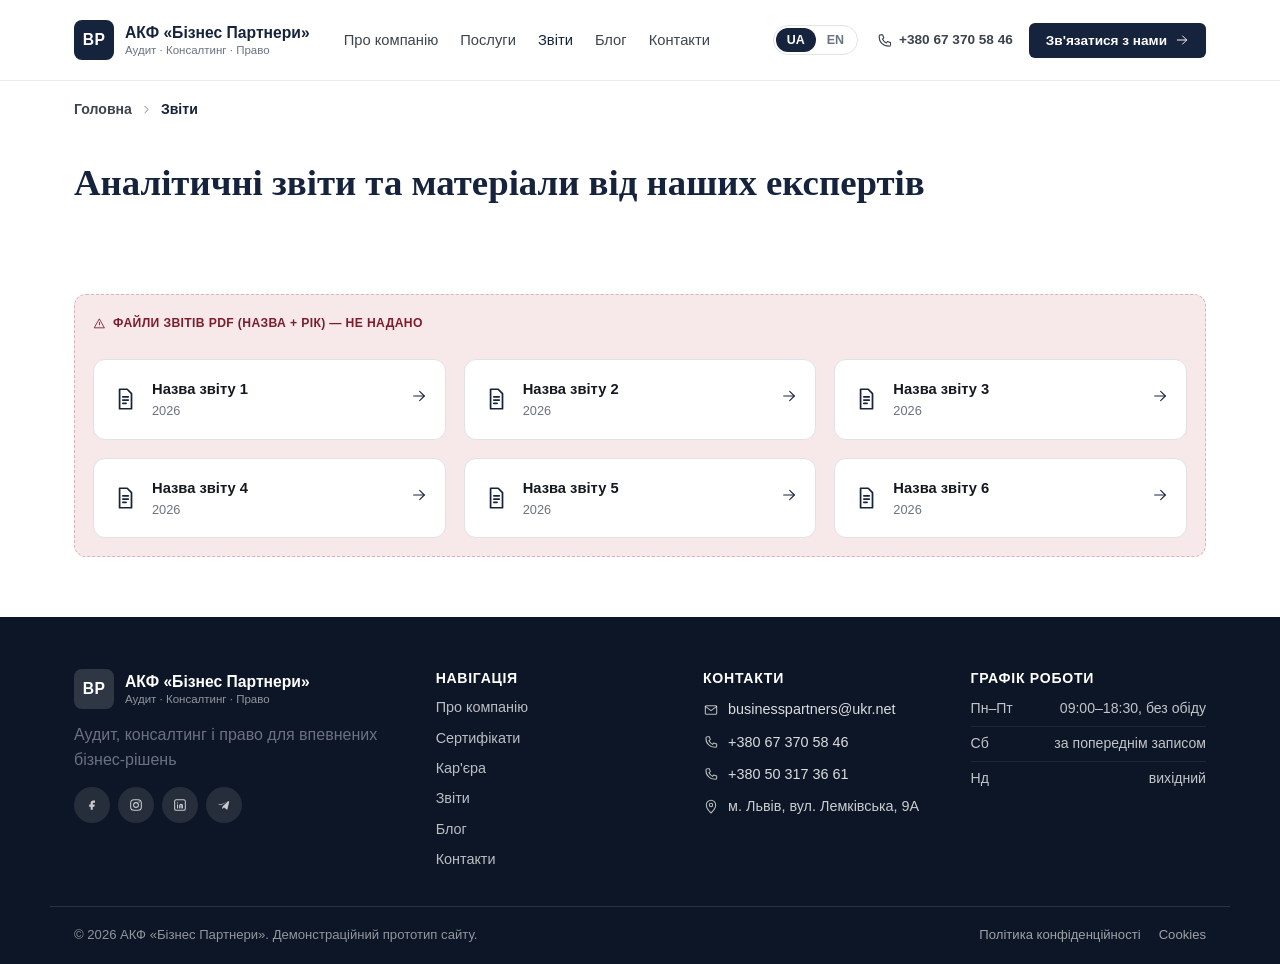
<file: reports.html>
<!DOCTYPE html>
<html lang="uk">
<head>
<meta charset="UTF-8">
<meta name="viewport" content="width=device-width, initial-scale=1.0">
<title>Звіти — АКФ «Бізнес Партнери»</title>
<meta name="description" content="Аналітичні звіти та матеріали від наших експертів">
<link rel="stylesheet" href="assets/css/style.css">
</head>
<body data-depth="0">
<header class="site-header">
  <div class="container header-row">
    <button type="button" class="mobile-menu-toggle" id="mobile-menu-toggle" aria-label="Меню"><svg width="22" height="22" viewBox="0 0 24 24" fill="none" stroke="currentColor" stroke-width="1.6" stroke-linecap="round" stroke-linejoin="round"><line x1="4" y1="7" x2="20" y2="7"/><line x1="4" y1="12" x2="20" y2="12"/><line x1="4" y1="17" x2="20" y2="17"/></svg></button>
    <a class="brand" href="index.html"><span class="brand-mark">BP</span><span class="brand-text"><span class="brand-name">АКФ «Бізнес Партнери»</span><span class="brand-desc">Аудит · Консалтинг · Право</span></span></a>
    <nav class="main-nav" aria-label="Основна навігація">
      <a href="about.html" class="nav-link ">Про компанію</a><a href="services.html" class="nav-link ">Послуги</a><a href="reports.html" class="nav-link active">Звіти</a><a href="blog.html" class="nav-link ">Блог</a><a href="contacts.html" class="nav-link ">Контакти</a>
    </nav>
    <div class="header-actions">
      <div class="lang-switch" id="lang-switch" aria-label="Вибір мови">
        <button type="button" class="lang-opt active" data-lang="ua">UA</button>
        <button type="button" class="lang-opt" data-lang="en" title="Англійська версія готується">EN</button>
      </div>
      <a class="header-phone" href="tel:+380673705846"><svg width="17" height="17" viewBox="0 0 24 24" fill="none" stroke="currentColor" stroke-width="1.6" stroke-linecap="round" stroke-linejoin="round"><path d="M6.5 4h3l1.5 4.5-2 1.5a12 12 0 0 0 5.5 5.5l1.5-2 4.5 1.5v3a2 2 0 0 1-2 2C10 20 4 14 4.5 6a2 2 0 0 1 2-2z"/></svg><span>+380 67 370 58 46</span></a>
      <button type="button" class="btn btn-primary btn-sm js-open-consult-modal">Зв'язатися з нами <svg width="14" height="14" viewBox="0 0 24 24" fill="none" stroke="currentColor" stroke-width="1.6" stroke-linecap="round" stroke-linejoin="round"><line x1="4" y1="12" x2="20" y2="12"/><polyline points="13,5 20,12 13,19"/></svg></button>
    </div>
  </div>
  <div class="mobile-nav" id="mobile-nav">
    <a href="about.html">Про компанію</a><a href="services.html">Послуги</a><a href="reports.html">Звіти</a><a href="blog.html">Блог</a><a href="contacts.html">Контакти</a>
    <a class="mobile-nav-phone" href="tel:+380673705846"><svg width="17" height="17" viewBox="0 0 24 24" fill="none" stroke="currentColor" stroke-width="1.6" stroke-linecap="round" stroke-linejoin="round"><path d="M6.5 4h3l1.5 4.5-2 1.5a12 12 0 0 0 5.5 5.5l1.5-2 4.5 1.5v3a2 2 0 0 1-2 2C10 20 4 14 4.5 6a2 2 0 0 1 2-2z"/></svg> +380 67 370 58 46</a>
    <button type="button" class="btn btn-primary btn-block js-open-consult-modal">Зв'язатися з нами <svg width="16" height="16" viewBox="0 0 24 24" fill="none" stroke="currentColor" stroke-width="1.6" stroke-linecap="round" stroke-linejoin="round"><line x1="4" y1="12" x2="20" y2="12"/><polyline points="13,5 20,12 13,19"/></svg></button>
  </div>
</header>
<main id="main">

<nav class="breadcrumbs container" aria-label="Хлібні крихти"><a href="index.html">Головна</a><span class="bc-sep"><svg width="13" height="13" viewBox="0 0 24 24" fill="none" stroke="currentColor" stroke-width="1.6" stroke-linecap="round" stroke-linejoin="round"><polyline points="9,6 15,12 9,18"/></svg></span><span class="bc-current">Звіти</span></nav>
<section class="page-hero">
  <div class="container"><h1 class="h1">Аналітичні звіти та матеріали від наших експертів</h1></div>
</section>
<section class="section">
  <div class="container"><div class="needs-content"><div class="needs-content-tag"><svg width="13" height="13" viewBox="0 0 24 24" fill="none" stroke="currentColor" stroke-width="1.6" stroke-linecap="round" stroke-linejoin="round"><path d="M12 4l9 16H3z"/><line x1="12" y1="10" x2="12" y2="14.5"/><circle cx="12" cy="17" r="0.6" fill="currentColor" stroke="none"/></svg><span>Файли звітів PDF (назва + рік) — не надано</span></div><div class="report-grid"><div class="report-card"><svg width="26" height="26" viewBox="0 0 24 24" fill="none" stroke="currentColor" stroke-width="1.6" stroke-linecap="round" stroke-linejoin="round"><path d="M7 3h7l4 4v14H7z"/><line x1="10" y1="10" x2="15" y2="10"/><line x1="10" y1="13" x2="15" y2="13"/><line x1="10" y1="16" x2="13" y2="16"/></svg><div><div class="report-title">Назва звіту 1</div><div class="muted report-year">2026</div></div>
  <span class="report-dl"><svg width="16" height="16" viewBox="0 0 24 24" fill="none" stroke="currentColor" stroke-width="1.6" stroke-linecap="round" stroke-linejoin="round"><line x1="4" y1="12" x2="20" y2="12"/><polyline points="13,5 20,12 13,19"/></svg></span></div><div class="report-card"><svg width="26" height="26" viewBox="0 0 24 24" fill="none" stroke="currentColor" stroke-width="1.6" stroke-linecap="round" stroke-linejoin="round"><path d="M7 3h7l4 4v14H7z"/><line x1="10" y1="10" x2="15" y2="10"/><line x1="10" y1="13" x2="15" y2="13"/><line x1="10" y1="16" x2="13" y2="16"/></svg><div><div class="report-title">Назва звіту 2</div><div class="muted report-year">2026</div></div>
  <span class="report-dl"><svg width="16" height="16" viewBox="0 0 24 24" fill="none" stroke="currentColor" stroke-width="1.6" stroke-linecap="round" stroke-linejoin="round"><line x1="4" y1="12" x2="20" y2="12"/><polyline points="13,5 20,12 13,19"/></svg></span></div><div class="report-card"><svg width="26" height="26" viewBox="0 0 24 24" fill="none" stroke="currentColor" stroke-width="1.6" stroke-linecap="round" stroke-linejoin="round"><path d="M7 3h7l4 4v14H7z"/><line x1="10" y1="10" x2="15" y2="10"/><line x1="10" y1="13" x2="15" y2="13"/><line x1="10" y1="16" x2="13" y2="16"/></svg><div><div class="report-title">Назва звіту 3</div><div class="muted report-year">2026</div></div>
  <span class="report-dl"><svg width="16" height="16" viewBox="0 0 24 24" fill="none" stroke="currentColor" stroke-width="1.6" stroke-linecap="round" stroke-linejoin="round"><line x1="4" y1="12" x2="20" y2="12"/><polyline points="13,5 20,12 13,19"/></svg></span></div><div class="report-card"><svg width="26" height="26" viewBox="0 0 24 24" fill="none" stroke="currentColor" stroke-width="1.6" stroke-linecap="round" stroke-linejoin="round"><path d="M7 3h7l4 4v14H7z"/><line x1="10" y1="10" x2="15" y2="10"/><line x1="10" y1="13" x2="15" y2="13"/><line x1="10" y1="16" x2="13" y2="16"/></svg><div><div class="report-title">Назва звіту 4</div><div class="muted report-year">2026</div></div>
  <span class="report-dl"><svg width="16" height="16" viewBox="0 0 24 24" fill="none" stroke="currentColor" stroke-width="1.6" stroke-linecap="round" stroke-linejoin="round"><line x1="4" y1="12" x2="20" y2="12"/><polyline points="13,5 20,12 13,19"/></svg></span></div><div class="report-card"><svg width="26" height="26" viewBox="0 0 24 24" fill="none" stroke="currentColor" stroke-width="1.6" stroke-linecap="round" stroke-linejoin="round"><path d="M7 3h7l4 4v14H7z"/><line x1="10" y1="10" x2="15" y2="10"/><line x1="10" y1="13" x2="15" y2="13"/><line x1="10" y1="16" x2="13" y2="16"/></svg><div><div class="report-title">Назва звіту 5</div><div class="muted report-year">2026</div></div>
  <span class="report-dl"><svg width="16" height="16" viewBox="0 0 24 24" fill="none" stroke="currentColor" stroke-width="1.6" stroke-linecap="round" stroke-linejoin="round"><line x1="4" y1="12" x2="20" y2="12"/><polyline points="13,5 20,12 13,19"/></svg></span></div><div class="report-card"><svg width="26" height="26" viewBox="0 0 24 24" fill="none" stroke="currentColor" stroke-width="1.6" stroke-linecap="round" stroke-linejoin="round"><path d="M7 3h7l4 4v14H7z"/><line x1="10" y1="10" x2="15" y2="10"/><line x1="10" y1="13" x2="15" y2="13"/><line x1="10" y1="16" x2="13" y2="16"/></svg><div><div class="report-title">Назва звіту 6</div><div class="muted report-year">2026</div></div>
  <span class="report-dl"><svg width="16" height="16" viewBox="0 0 24 24" fill="none" stroke="currentColor" stroke-width="1.6" stroke-linecap="round" stroke-linejoin="round"><line x1="4" y1="12" x2="20" y2="12"/><polyline points="13,5 20,12 13,19"/></svg></span></div></div></div></div>
</section>

</main>
<footer class="site-footer">
  <div class="container footer-grid">
    <div class="footer-col footer-brand-col">
      <a class="brand" href="index.html"><span class="brand-mark">BP</span><span class="brand-text"><span class="brand-name">АКФ «Бізнес Партнери»</span><span class="brand-desc">Аудит · Консалтинг · Право</span></span></a>
      <p class="muted" style="margin-top:14px">Аудит, консалтинг і право для впевнених бізнес-рішень</p>
      <div class="social-row"><a class="social-icon" href="#" aria-label="Facebook"><svg width="16" height="16" viewBox="0 0 24 24" fill="none" stroke="currentColor" stroke-width="1.6" stroke-linecap="round" stroke-linejoin="round"><path d="M14 8.5h2.5V5.2h-2.7C11.4 5.2 10 6.7 10 9.1v2.1H7.7v3.3H10V19h3.2v-4.5h2.4l.5-3.3h-2.9V9.4c0-.6.3-.9 1-.9z" fill="currentColor" stroke="none"/></svg></a><a class="social-icon" href="#" aria-label="Instagram"><svg width="16" height="16" viewBox="0 0 24 24" fill="none" stroke="currentColor" stroke-width="1.6" stroke-linecap="round" stroke-linejoin="round"><rect x="4" y="4" width="16" height="16" rx="5"/><circle cx="12" cy="12" r="3.6"/><circle cx="16.6" cy="7.4" r="1" fill="currentColor" stroke="none"/></svg></a><a class="social-icon" href="#" aria-label="LinkedIn"><svg width="16" height="16" viewBox="0 0 24 24" fill="none" stroke="currentColor" stroke-width="1.6" stroke-linecap="round" stroke-linejoin="round"><rect x="4" y="4" width="16" height="16" rx="2.5"/><circle cx="8.3" cy="8.7" r="1" fill="currentColor" stroke="none"/><line x1="8.3" y1="11.5" x2="8.3" y2="16.5"/><path d="M11.5 16.5v-3.2c0-1.4 1-2.3 2.2-2.3s2 .9 2 2.3v3.2"/><line x1="13.7" y1="11.5" x2="13.7" y2="16.5"/></svg></a><a class="social-icon" href="#" aria-label="Telegram"><svg width="16" height="16" viewBox="0 0 24 24" fill="none" stroke="currentColor" stroke-width="1.6" stroke-linecap="round" stroke-linejoin="round"><path d="M4.2 12.4l14.6-6.2c.7-.3 1.3.2 1 1L17.3 18c-.2.8-.8 1-1.4.6l-3.8-2.9-2 1.9c-.2.2-.4.3-.7.2l.3-3.6 6.9-6.5c.3-.3-.1-.4-.4-.2L8 12l-3.6-1.1c-.8-.2-.8-.8-.2-1.1z" fill="currentColor" stroke="none"/></svg></a></div>
    </div>
    <div class="footer-col">
      <h4>Навігація</h4>
      <div class="footer-links"><a href="about.html">Про компанію</a><a href="certificates.html">Сертифікати</a><a href="career.html">Кар'єра</a><a href="reports.html">Звіти</a><a href="blog.html">Блог</a><a href="contacts.html">Контакти</a></div>
    </div>
    <div class="footer-col">
      <h4>Контакти</h4>
      <div class="footer-contact-row"><svg width="16" height="16" viewBox="0 0 24 24" fill="none" stroke="currentColor" stroke-width="1.6" stroke-linecap="round" stroke-linejoin="round"><rect x="3.5" y="5.5" width="17" height="13" rx="1.5"/><polyline points="3.5,6.5 12,13 20.5,6.5"/></svg><a href="mailto:businesspartners@ukr.net">businesspartners@ukr.net</a></div>
      <div class="footer-contact-row"><svg width="16" height="16" viewBox="0 0 24 24" fill="none" stroke="currentColor" stroke-width="1.6" stroke-linecap="round" stroke-linejoin="round"><path d="M6.5 4h3l1.5 4.5-2 1.5a12 12 0 0 0 5.5 5.5l1.5-2 4.5 1.5v3a2 2 0 0 1-2 2C10 20 4 14 4.5 6a2 2 0 0 1 2-2z"/></svg><a href="tel:+380673705846">+380 67 370 58 46</a></div><div class="footer-contact-row"><svg width="16" height="16" viewBox="0 0 24 24" fill="none" stroke="currentColor" stroke-width="1.6" stroke-linecap="round" stroke-linejoin="round"><path d="M6.5 4h3l1.5 4.5-2 1.5a12 12 0 0 0 5.5 5.5l1.5-2 4.5 1.5v3a2 2 0 0 1-2 2C10 20 4 14 4.5 6a2 2 0 0 1 2-2z"/></svg><a href="tel:+380503173661">+380 50 317 36 61</a></div>
      <div class="footer-contact-row"><svg width="16" height="16" viewBox="0 0 24 24" fill="none" stroke="currentColor" stroke-width="1.6" stroke-linecap="round" stroke-linejoin="round"><path d="M12 21s7-6.5 7-12a7 7 0 0 0-14 0c0 5.5 7 12 7 12z"/><circle cx="12" cy="9" r="2.5"/></svg><span>м. Львів, вул. Лемківська, 9А</span></div>
    </div>
    <div class="footer-col">
      <h4>Графік роботи</h4>
      <div class="hours-row"><span>Пн–Пт</span><span>09:00–18:30, без обіду</span></div><div class="hours-row"><span>Сб</span><span>за попереднім записом</span></div><div class="hours-row"><span>Нд</span><span>вихідний</span></div>
    </div>
  </div>
  <div class="container footer-bottom">
    <span>© 2026 АКФ «Бізнес Партнери». Демонстраційний прототип сайту.</span>
    <div class="footer-legal">
      <a href="privacy.html">Політика конфіденційності</a>
      <a href="cookies.html">Cookies</a>
    </div>
  </div>
</footer>
<div class="modal-overlay" id="consult-modal" hidden>
  <div class="modal-box" role="dialog" aria-modal="true" aria-label="Форма зв'язку">
    <button type="button" class="modal-close" id="consult-modal-close" aria-label="Закрити"><svg width="18" height="18" viewBox="0 0 24 24" fill="none" stroke="currentColor" stroke-width="1.6" stroke-linecap="round" stroke-linejoin="round"><line x1="5" y1="5" x2="19" y2="19"/><line x1="19" y1="5" x2="5" y2="19"/></svg></button>
    <h3 class="h3">Зв'язатися з нами</h3>
    <p class="muted" style="margin-top:6px">Опишіть завдання — ми зв'яжемося з вами найближчим часом.</p>
    <div style="margin-top:18px"><div class="form-wrap">
<form class="stacked-form" id="modal-consult-form" novalidate>
  
  <div class="form-row">
    <div class="form-block"><label>Ім'я *</label><input type="text" name="name" required placeholder="Як до вас звертатися"></div>
    <div class="form-block"><label>Телефон *</label><input type="tel" name="phone" required placeholder="+380"></div>
  </div>
  <div class="form-row">
    <div class="form-block"><label>Email *</label><input type="email" name="email" required placeholder="mail@company.com"></div>
    <div class="form-block"><label>Компанія (необов'язково)</label><input type="text" name="company" placeholder="Назва компанії"></div>
  </div>
  <div class="form-block"><label>Опис завдання / повідомлення *</label><textarea name="message" rows="4" required placeholder="Коротко опишіть запит"></textarea></div>
  <label class="checkbox-row"><input type="checkbox" name="agree" required><span>Погоджуюсь з <a href="privacy.html">Політикою конфіденційності</a> *</span></label>
  <button type="submit" class="btn btn-primary btn-block">Зв'язатися з нами <svg width="16" height="16" viewBox="0 0 24 24" fill="none" stroke="currentColor" stroke-width="1.6" stroke-linecap="round" stroke-linejoin="round"><line x1="4" y1="12" x2="20" y2="12"/><polyline points="13,5 20,12 13,19"/></svg></button>
</form>
<div class="form-success" id="modal-consult-success" hidden>
  <div class="fs-icon"><svg width="16" height="16" viewBox="0 0 24 24" fill="none" stroke="currentColor" stroke-width="1.6" stroke-linecap="round" stroke-linejoin="round"><polyline points="5,13 10,18 19,7"/></svg></div>
  <div><div class="fs-title">Дякуємо, звернення надіслано</div><p class="muted" style="margin:2px 0 0">Ми зв'яжемося з вами найближчим часом.</p></div>
</div>
</div></div>
  </div>
</div>
<script src="assets/js/services-data.js"></script>
<script src="assets/js/main.js"></script>
</body>
</html>
</file>
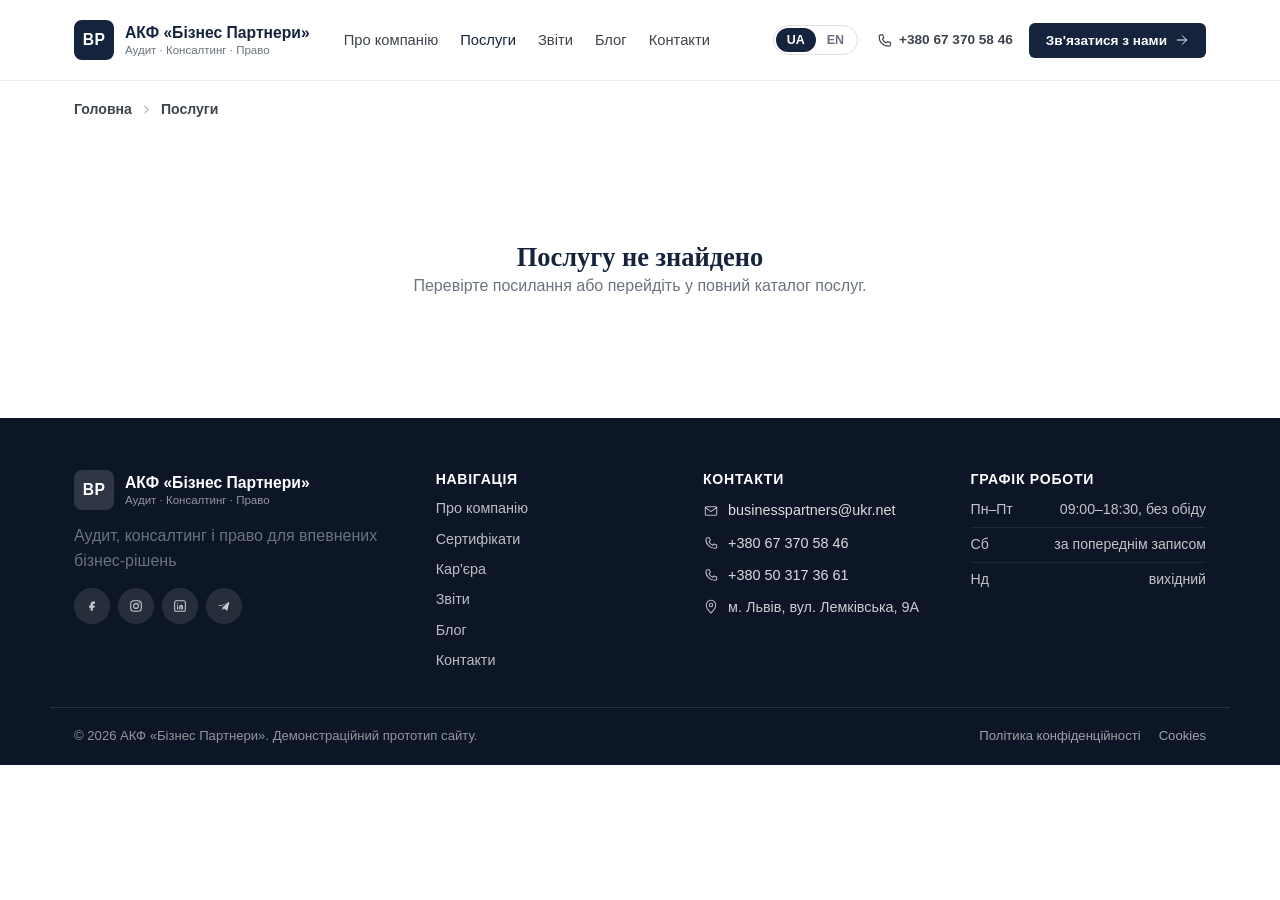
<file: service.html>
<!DOCTYPE html>
<html lang="uk">
<head>
<meta charset="UTF-8">
<meta name="viewport" content="width=device-width, initial-scale=1.0">
<title>Послуга — АКФ «Бізнес Партнери»</title>
<meta name="description" content="">
<link rel="stylesheet" href="assets/css/style.css">
</head>
<body data-depth="0">
<header class="site-header">
  <div class="container header-row">
    <button type="button" class="mobile-menu-toggle" id="mobile-menu-toggle" aria-label="Меню"><svg width="22" height="22" viewBox="0 0 24 24" fill="none" stroke="currentColor" stroke-width="1.6" stroke-linecap="round" stroke-linejoin="round"><line x1="4" y1="7" x2="20" y2="7"/><line x1="4" y1="12" x2="20" y2="12"/><line x1="4" y1="17" x2="20" y2="17"/></svg></button>
    <a class="brand" href="index.html"><span class="brand-mark">BP</span><span class="brand-text"><span class="brand-name">АКФ «Бізнес Партнери»</span><span class="brand-desc">Аудит · Консалтинг · Право</span></span></a>
    <nav class="main-nav" aria-label="Основна навігація">
      <a href="about.html" class="nav-link ">Про компанію</a><a href="services.html" class="nav-link active">Послуги</a><a href="reports.html" class="nav-link ">Звіти</a><a href="blog.html" class="nav-link ">Блог</a><a href="contacts.html" class="nav-link ">Контакти</a>
    </nav>
    <div class="header-actions">
      <div class="lang-switch" id="lang-switch" aria-label="Вибір мови">
        <button type="button" class="lang-opt active" data-lang="ua">UA</button>
        <button type="button" class="lang-opt" data-lang="en" title="Англійська версія готується">EN</button>
      </div>
      <a class="header-phone" href="tel:+380673705846"><svg width="17" height="17" viewBox="0 0 24 24" fill="none" stroke="currentColor" stroke-width="1.6" stroke-linecap="round" stroke-linejoin="round"><path d="M6.5 4h3l1.5 4.5-2 1.5a12 12 0 0 0 5.5 5.5l1.5-2 4.5 1.5v3a2 2 0 0 1-2 2C10 20 4 14 4.5 6a2 2 0 0 1 2-2z"/></svg><span>+380 67 370 58 46</span></a>
      <button type="button" class="btn btn-primary btn-sm js-open-consult-modal">Зв'язатися з нами <svg width="14" height="14" viewBox="0 0 24 24" fill="none" stroke="currentColor" stroke-width="1.6" stroke-linecap="round" stroke-linejoin="round"><line x1="4" y1="12" x2="20" y2="12"/><polyline points="13,5 20,12 13,19"/></svg></button>
    </div>
  </div>
  <div class="mobile-nav" id="mobile-nav">
    <a href="about.html">Про компанію</a><a href="services.html">Послуги</a><a href="reports.html">Звіти</a><a href="blog.html">Блог</a><a href="contacts.html">Контакти</a>
    <a class="mobile-nav-phone" href="tel:+380673705846"><svg width="17" height="17" viewBox="0 0 24 24" fill="none" stroke="currentColor" stroke-width="1.6" stroke-linecap="round" stroke-linejoin="round"><path d="M6.5 4h3l1.5 4.5-2 1.5a12 12 0 0 0 5.5 5.5l1.5-2 4.5 1.5v3a2 2 0 0 1-2 2C10 20 4 14 4.5 6a2 2 0 0 1 2-2z"/></svg> +380 67 370 58 46</a>
    <button type="button" class="btn btn-primary btn-block js-open-consult-modal">Зв'язатися з нами <svg width="16" height="16" viewBox="0 0 24 24" fill="none" stroke="currentColor" stroke-width="1.6" stroke-linecap="round" stroke-linejoin="round"><line x1="4" y1="12" x2="20" y2="12"/><polyline points="13,5 20,12 13,19"/></svg></button>
  </div>
</header>
<main id="main">

<nav class="breadcrumbs container" id="service-breadcrumbs" aria-label="Хлібні крихти"></nav>
<section class="page-hero" id="service-hero">
  <div class="container">
    <div class="eyebrow" id="service-category"></div>
    <h1 class="h1" id="service-name"></h1>
    <p class="lede" id="service-offer" style="max-width:760px"></p>
    <a class="btn btn-primary btn-lg" href="#service-form">Залишити заявку <svg width="16" height="16" viewBox="0 0 24 24" fill="none" stroke="currentColor" stroke-width="1.6" stroke-linecap="round" stroke-linejoin="round"><line x1="4" y1="12" x2="20" y2="12"/><polyline points="13,5 20,12 13,19"/></svg></a>
  </div>
</section>

<section class="section">
  <div class="container two-col-70">
    <div>
      <h2 class="h2">Що входить у послугу</h2>
      <ul class="check-list" id="service-included"></ul>

      <h2 class="h2" style="margin-top:40px">Методологія та стандарти</h2>
      <p class="muted">Працюємо за системою управління якістю, що відповідає Міжнародному стандарту управління якістю 1 (МСУЯ 1), і охоплює всі ключові компоненти — від оцінки ризиків фірми до моніторингу й виправлення недоліків. У роботі дотримуємось принципів чесності, об'єктивності, професійної компетентності, конфіденційності та професійної поведінки, визначених Кодексом етики професійних бухгалтерів.</p>

      <h2 class="h2" style="margin-top:40px">FAQ</h2>
      <div class="accordion" id="service-faq"></div>
    </div>
    <aside class="service-aside">
      <div class="info-card">
        <h3 class="h4">Відповідальна команда</h3>
        <p class="muted" id="service-team"></p>
      </div>
      <div class="info-card" style="margin-top:16px">
        <h3 class="h4">Потрібна саме ця послуга?</h3>
        <p class="muted">Залиште заявку — уточнимо деталі та вартість під ваш запит.</p>
        <a class="btn btn-outline btn-block" href="#service-form">Залишити заявку</a>
      </div>
    </aside>
  </div>
</section>

<section class="section section-tint">
  <div class="container">
    <h2 class="h2">Етапи роботи</h2>
    <div class="step-grid"><div class="step-card"><div class="step-num">01</div><h3 class="h4">Оцінка клієнта та завдання</h3><p class="muted">Аналізуємо характер бізнесу клієнта, оцінюємо незалежність і виявляємо можливі ризики та конфлікти інтересів.</p></div><div class="step-card"><div class="step-num">02</div><h3 class="h4">Оцінка компетентності команди</h3><p class="muted">Перевіряємо, що в команді достатньо кваліфікованих фахівців з потрібним досвідом і ресурсами.</p></div><div class="step-card"><div class="step-num">03</div><h3 class="h4">Планування</h3><p class="muted">Застосовуємо шаблони робочих документів, розроблені відповідно до професійних стандартів і вимог регуляторів.</p></div><div class="step-card"><div class="step-num">04</div><h3 class="h4">Виконання завдання</h3><p class="muted">Проводимо роботу згідно з міжнародними стандартами аудиту та законодавством України.</p></div><div class="step-card"><div class="step-num">05</div><h3 class="h4">Перевірка якості</h3><p class="muted">Незалежний партнер, не залучений до завдання, проводить огляд якості перед підписанням звіту.</p></div><div class="step-card"><div class="step-num">06</div><h3 class="h4">Видача звіту</h3><p class="muted">Надаємо звіт (та, за потреби, додатковий звіт аудиторському комітету) за результатами роботи.</p></div></div>
  </div>
</section>

<section class="section">
  <div class="container">
    <h2 class="h2">Кейси</h2>
    <div class="needs-content"><div class="needs-content-tag"><svg width="13" height="13" viewBox="0 0 24 24" fill="none" stroke="currentColor" stroke-width="1.6" stroke-linecap="round" stroke-linejoin="round"><path d="M12 4l9 16H3z"/><line x1="12" y1="10" x2="12" y2="14.5"/><circle cx="12" cy="17" r="0.6" fill="currentColor" stroke="none"/></svg><span>2–3 реальні кейси по цій послузі — не надано</span></div><div class="case-grid"><div class="case-card"><div class="case-num">Кейс 1</div><p class="muted">Lorem ipsum dolor sit amet, consectetur adipiscing elit. Sed do eiusmod tempor incididunt ut labore et dolore magna aliqua.</p></div><div class="case-card"><div class="case-num">Кейс 2</div><p class="muted">Lorem ipsum dolor sit amet, consectetur adipiscing elit. Sed do eiusmod tempor incididunt ut labore et dolore magna aliqua.</p></div></div></div>
  </div>
</section>

<section class="section cta-section" id="service-form">
  <div class="container cta-inner">
    <div>
      <h2 class="h2" style="color:#fff">Потрібна консультація?</h2>
      <p class="muted-light">Опишіть завдання — ми зв'яжемося з вами найближчим часом.</p>
    </div>
    <div class="cta-form-card"><div class="form-wrap">
<form class="stacked-form" id="service-form-el" novalidate>
  <input type="hidden" name="service" id="form-service-field" value="">
  <div class="form-row">
    <div class="form-block"><label>Ім'я *</label><input type="text" name="name" required placeholder="Як до вас звертатися"></div>
    <div class="form-block"><label>Телефон *</label><input type="tel" name="phone" required placeholder="+380"></div>
  </div>
  <div class="form-row">
    <div class="form-block"><label>Email *</label><input type="email" name="email" required placeholder="mail@company.com"></div>
    <div class="form-block"><label>Компанія (необов'язково)</label><input type="text" name="company" placeholder="Назва компанії"></div>
  </div>
  <div class="form-block"><label>Опис завдання / повідомлення *</label><textarea name="message" rows="4" required placeholder="Коротко опишіть запит"></textarea></div>
  <label class="checkbox-row"><input type="checkbox" name="agree" required><span>Погоджуюсь з <a href="privacy.html">Політикою конфіденційності</a> *</span></label>
  <button type="submit" class="btn btn-primary btn-block">Залишити заявку <svg width="16" height="16" viewBox="0 0 24 24" fill="none" stroke="currentColor" stroke-width="1.6" stroke-linecap="round" stroke-linejoin="round"><line x1="4" y1="12" x2="20" y2="12"/><polyline points="13,5 20,12 13,19"/></svg></button>
</form>
<div class="form-success" id="service-form-success" hidden>
  <div class="fs-icon"><svg width="16" height="16" viewBox="0 0 24 24" fill="none" stroke="currentColor" stroke-width="1.6" stroke-linecap="round" stroke-linejoin="round"><polyline points="5,13 10,18 19,7"/></svg></div>
  <div><div class="fs-title">Дякуємо, звернення надіслано</div><p class="muted" style="margin:2px 0 0">Ми зв'яжемося з вами найближчим часом.</p></div>
</div>
</div></div>
  </div>
</section>

<section class="section" id="service-not-found" hidden>
  <div class="container" style="text-align:center;padding:60px 0">
    <h2 class="h2">Послугу не знайдено</h2>
    <p class="muted">Перевірте посилання або перейдіть у <a href="services.html">повний каталог послуг</a>.</p>
  </div>
</section>

</main>
<footer class="site-footer">
  <div class="container footer-grid">
    <div class="footer-col footer-brand-col">
      <a class="brand" href="index.html"><span class="brand-mark">BP</span><span class="brand-text"><span class="brand-name">АКФ «Бізнес Партнери»</span><span class="brand-desc">Аудит · Консалтинг · Право</span></span></a>
      <p class="muted" style="margin-top:14px">Аудит, консалтинг і право для впевнених бізнес-рішень</p>
      <div class="social-row"><a class="social-icon" href="#" aria-label="Facebook"><svg width="16" height="16" viewBox="0 0 24 24" fill="none" stroke="currentColor" stroke-width="1.6" stroke-linecap="round" stroke-linejoin="round"><path d="M14 8.5h2.5V5.2h-2.7C11.4 5.2 10 6.7 10 9.1v2.1H7.7v3.3H10V19h3.2v-4.5h2.4l.5-3.3h-2.9V9.4c0-.6.3-.9 1-.9z" fill="currentColor" stroke="none"/></svg></a><a class="social-icon" href="#" aria-label="Instagram"><svg width="16" height="16" viewBox="0 0 24 24" fill="none" stroke="currentColor" stroke-width="1.6" stroke-linecap="round" stroke-linejoin="round"><rect x="4" y="4" width="16" height="16" rx="5"/><circle cx="12" cy="12" r="3.6"/><circle cx="16.6" cy="7.4" r="1" fill="currentColor" stroke="none"/></svg></a><a class="social-icon" href="#" aria-label="LinkedIn"><svg width="16" height="16" viewBox="0 0 24 24" fill="none" stroke="currentColor" stroke-width="1.6" stroke-linecap="round" stroke-linejoin="round"><rect x="4" y="4" width="16" height="16" rx="2.5"/><circle cx="8.3" cy="8.7" r="1" fill="currentColor" stroke="none"/><line x1="8.3" y1="11.5" x2="8.3" y2="16.5"/><path d="M11.5 16.5v-3.2c0-1.4 1-2.3 2.2-2.3s2 .9 2 2.3v3.2"/><line x1="13.7" y1="11.5" x2="13.7" y2="16.5"/></svg></a><a class="social-icon" href="#" aria-label="Telegram"><svg width="16" height="16" viewBox="0 0 24 24" fill="none" stroke="currentColor" stroke-width="1.6" stroke-linecap="round" stroke-linejoin="round"><path d="M4.2 12.4l14.6-6.2c.7-.3 1.3.2 1 1L17.3 18c-.2.8-.8 1-1.4.6l-3.8-2.9-2 1.9c-.2.2-.4.3-.7.2l.3-3.6 6.9-6.5c.3-.3-.1-.4-.4-.2L8 12l-3.6-1.1c-.8-.2-.8-.8-.2-1.1z" fill="currentColor" stroke="none"/></svg></a></div>
    </div>
    <div class="footer-col">
      <h4>Навігація</h4>
      <div class="footer-links"><a href="about.html">Про компанію</a><a href="certificates.html">Сертифікати</a><a href="career.html">Кар'єра</a><a href="reports.html">Звіти</a><a href="blog.html">Блог</a><a href="contacts.html">Контакти</a></div>
    </div>
    <div class="footer-col">
      <h4>Контакти</h4>
      <div class="footer-contact-row"><svg width="16" height="16" viewBox="0 0 24 24" fill="none" stroke="currentColor" stroke-width="1.6" stroke-linecap="round" stroke-linejoin="round"><rect x="3.5" y="5.5" width="17" height="13" rx="1.5"/><polyline points="3.5,6.5 12,13 20.5,6.5"/></svg><a href="mailto:businesspartners@ukr.net">businesspartners@ukr.net</a></div>
      <div class="footer-contact-row"><svg width="16" height="16" viewBox="0 0 24 24" fill="none" stroke="currentColor" stroke-width="1.6" stroke-linecap="round" stroke-linejoin="round"><path d="M6.5 4h3l1.5 4.5-2 1.5a12 12 0 0 0 5.5 5.5l1.5-2 4.5 1.5v3a2 2 0 0 1-2 2C10 20 4 14 4.5 6a2 2 0 0 1 2-2z"/></svg><a href="tel:+380673705846">+380 67 370 58 46</a></div><div class="footer-contact-row"><svg width="16" height="16" viewBox="0 0 24 24" fill="none" stroke="currentColor" stroke-width="1.6" stroke-linecap="round" stroke-linejoin="round"><path d="M6.5 4h3l1.5 4.5-2 1.5a12 12 0 0 0 5.5 5.5l1.5-2 4.5 1.5v3a2 2 0 0 1-2 2C10 20 4 14 4.5 6a2 2 0 0 1 2-2z"/></svg><a href="tel:+380503173661">+380 50 317 36 61</a></div>
      <div class="footer-contact-row"><svg width="16" height="16" viewBox="0 0 24 24" fill="none" stroke="currentColor" stroke-width="1.6" stroke-linecap="round" stroke-linejoin="round"><path d="M12 21s7-6.5 7-12a7 7 0 0 0-14 0c0 5.5 7 12 7 12z"/><circle cx="12" cy="9" r="2.5"/></svg><span>м. Львів, вул. Лемківська, 9А</span></div>
    </div>
    <div class="footer-col">
      <h4>Графік роботи</h4>
      <div class="hours-row"><span>Пн–Пт</span><span>09:00–18:30, без обіду</span></div><div class="hours-row"><span>Сб</span><span>за попереднім записом</span></div><div class="hours-row"><span>Нд</span><span>вихідний</span></div>
    </div>
  </div>
  <div class="container footer-bottom">
    <span>© 2026 АКФ «Бізнес Партнери». Демонстраційний прототип сайту.</span>
    <div class="footer-legal">
      <a href="privacy.html">Політика конфіденційності</a>
      <a href="cookies.html">Cookies</a>
    </div>
  </div>
</footer>
<div class="modal-overlay" id="consult-modal" hidden>
  <div class="modal-box" role="dialog" aria-modal="true" aria-label="Форма зв'язку">
    <button type="button" class="modal-close" id="consult-modal-close" aria-label="Закрити"><svg width="18" height="18" viewBox="0 0 24 24" fill="none" stroke="currentColor" stroke-width="1.6" stroke-linecap="round" stroke-linejoin="round"><line x1="5" y1="5" x2="19" y2="19"/><line x1="19" y1="5" x2="5" y2="19"/></svg></button>
    <h3 class="h3">Зв'язатися з нами</h3>
    <p class="muted" style="margin-top:6px">Опишіть завдання — ми зв'яжемося з вами найближчим часом.</p>
    <div style="margin-top:18px"><div class="form-wrap">
<form class="stacked-form" id="modal-consult-form" novalidate>
  
  <div class="form-row">
    <div class="form-block"><label>Ім'я *</label><input type="text" name="name" required placeholder="Як до вас звертатися"></div>
    <div class="form-block"><label>Телефон *</label><input type="tel" name="phone" required placeholder="+380"></div>
  </div>
  <div class="form-row">
    <div class="form-block"><label>Email *</label><input type="email" name="email" required placeholder="mail@company.com"></div>
    <div class="form-block"><label>Компанія (необов'язково)</label><input type="text" name="company" placeholder="Назва компанії"></div>
  </div>
  <div class="form-block"><label>Опис завдання / повідомлення *</label><textarea name="message" rows="4" required placeholder="Коротко опишіть запит"></textarea></div>
  <label class="checkbox-row"><input type="checkbox" name="agree" required><span>Погоджуюсь з <a href="privacy.html">Політикою конфіденційності</a> *</span></label>
  <button type="submit" class="btn btn-primary btn-block">Зв'язатися з нами <svg width="16" height="16" viewBox="0 0 24 24" fill="none" stroke="currentColor" stroke-width="1.6" stroke-linecap="round" stroke-linejoin="round"><line x1="4" y1="12" x2="20" y2="12"/><polyline points="13,5 20,12 13,19"/></svg></button>
</form>
<div class="form-success" id="modal-consult-success" hidden>
  <div class="fs-icon"><svg width="16" height="16" viewBox="0 0 24 24" fill="none" stroke="currentColor" stroke-width="1.6" stroke-linecap="round" stroke-linejoin="round"><polyline points="5,13 10,18 19,7"/></svg></div>
  <div><div class="fs-title">Дякуємо, звернення надіслано</div><p class="muted" style="margin:2px 0 0">Ми зв'яжемося з вами найближчим часом.</p></div>
</div>
</div></div>
  </div>
</div>
<script src="assets/js/services-data.js"></script>
<script src="assets/js/main.js"></script>
</body>
</html>
</file>
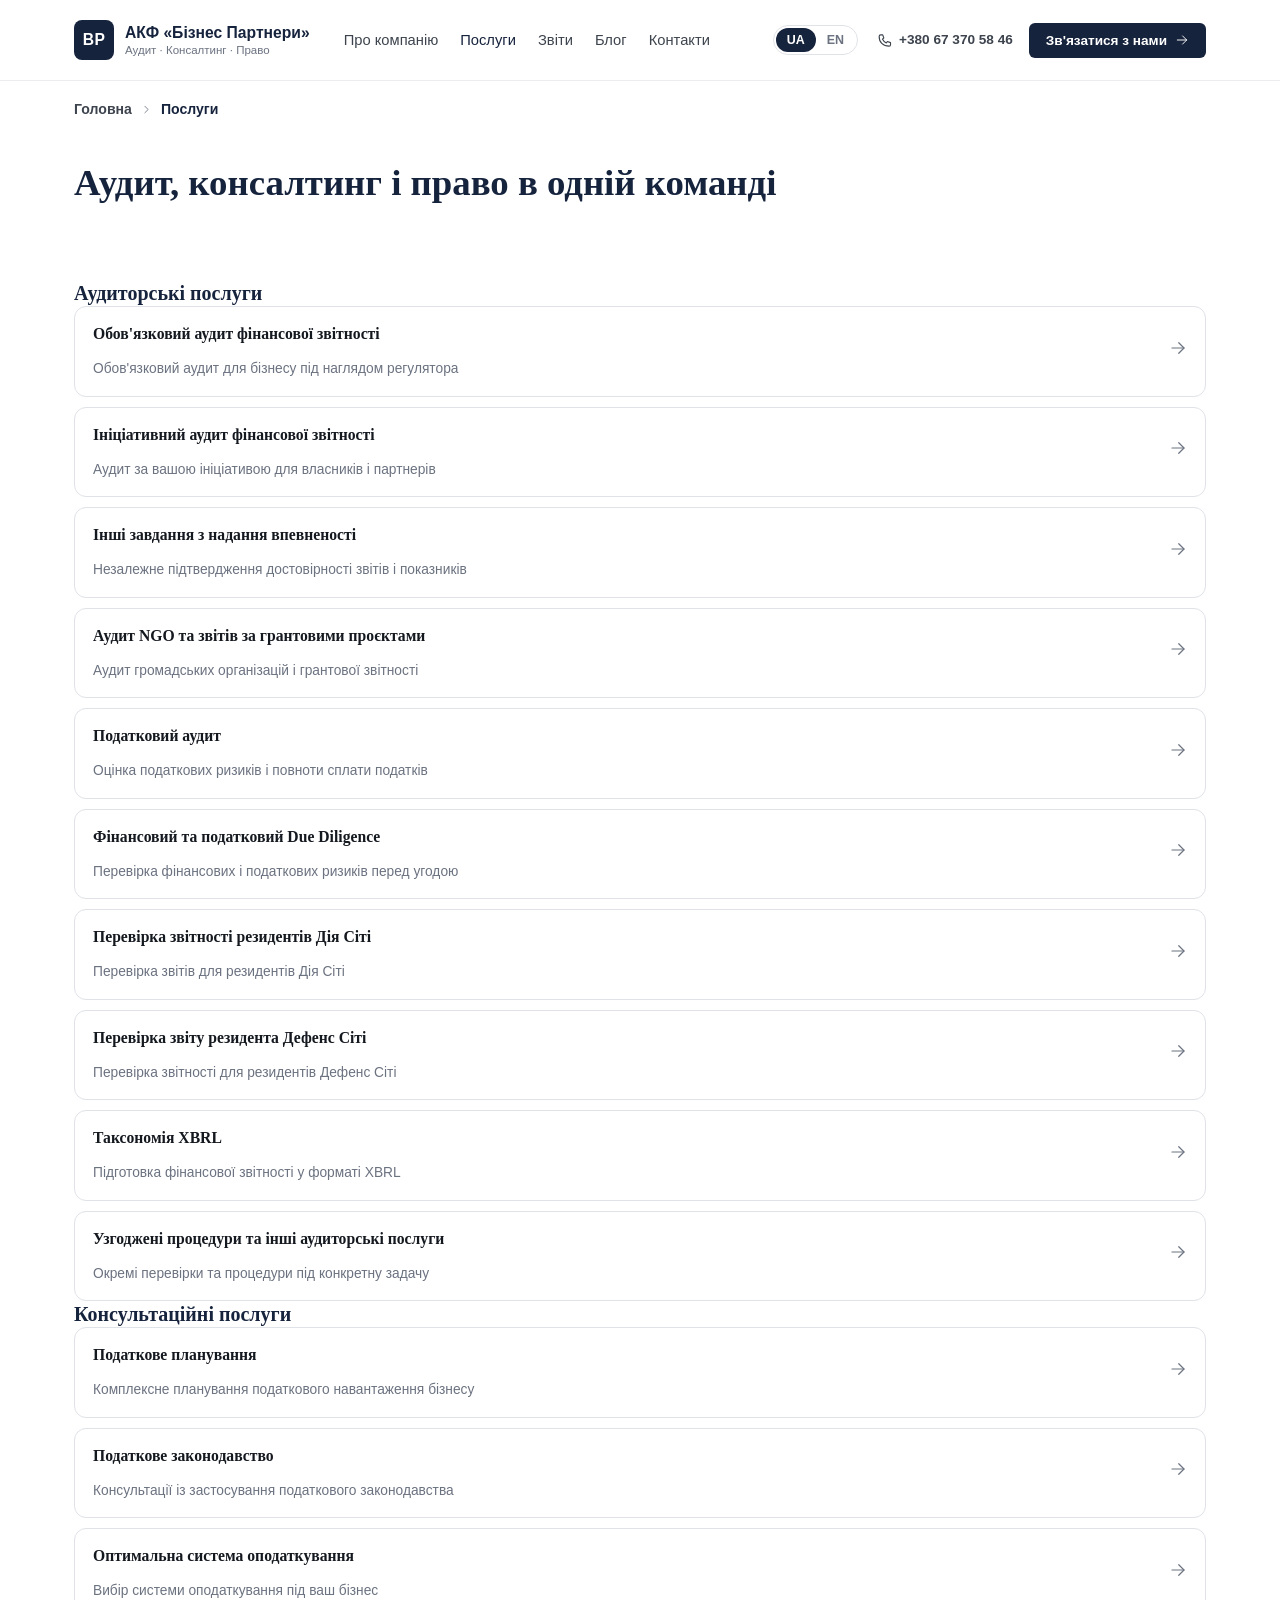
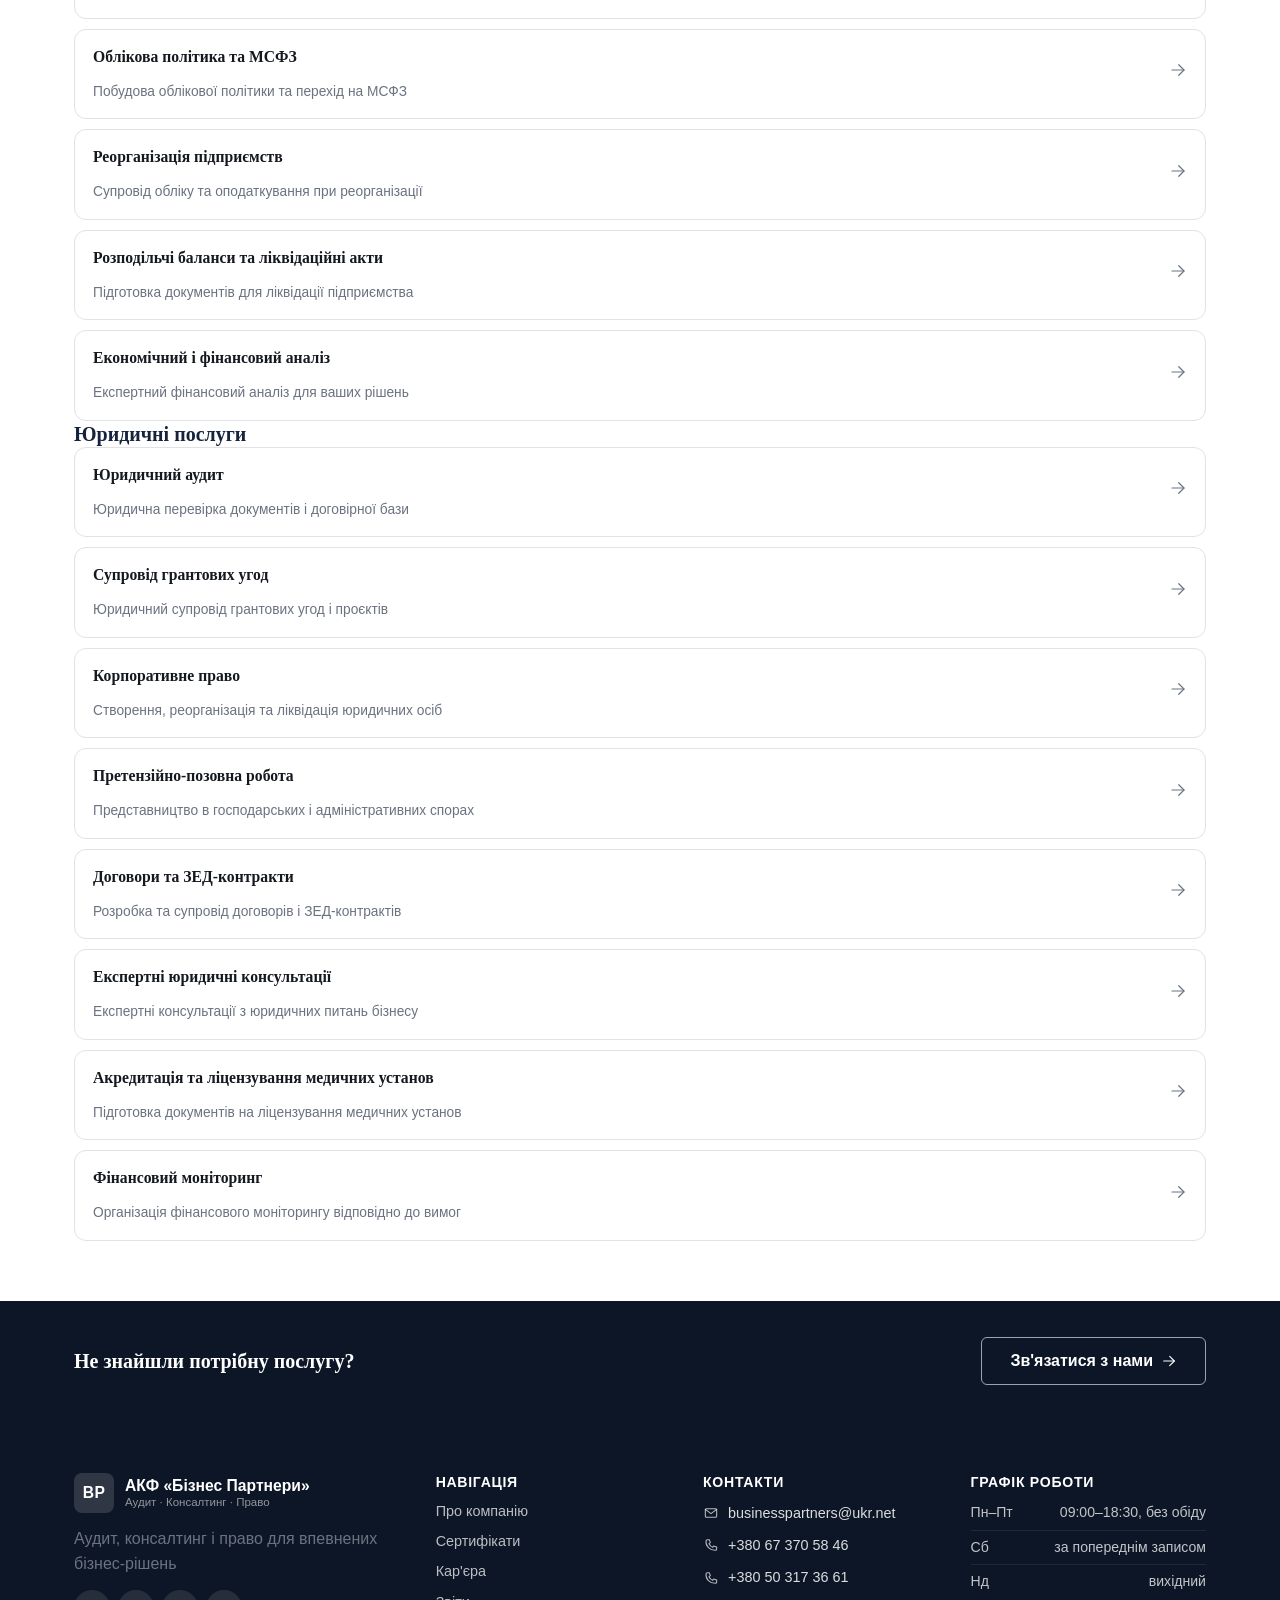
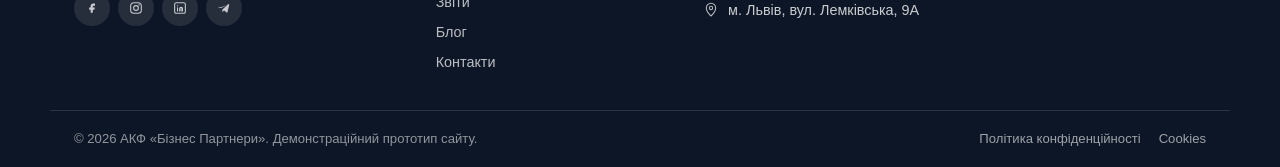
<file: services.html>
<!DOCTYPE html>
<html lang="uk">
<head>
<meta charset="UTF-8">
<meta name="viewport" content="width=device-width, initial-scale=1.0">
<title>Послуги — АКФ «Бізнес Партнери»</title>
<meta name="description" content="Аудит, консалтинг і право в одній команді">
<link rel="stylesheet" href="assets/css/style.css">
</head>
<body data-depth="0">
<header class="site-header">
  <div class="container header-row">
    <button type="button" class="mobile-menu-toggle" id="mobile-menu-toggle" aria-label="Меню"><svg width="22" height="22" viewBox="0 0 24 24" fill="none" stroke="currentColor" stroke-width="1.6" stroke-linecap="round" stroke-linejoin="round"><line x1="4" y1="7" x2="20" y2="7"/><line x1="4" y1="12" x2="20" y2="12"/><line x1="4" y1="17" x2="20" y2="17"/></svg></button>
    <a class="brand" href="index.html"><span class="brand-mark">BP</span><span class="brand-text"><span class="brand-name">АКФ «Бізнес Партнери»</span><span class="brand-desc">Аудит · Консалтинг · Право</span></span></a>
    <nav class="main-nav" aria-label="Основна навігація">
      <a href="about.html" class="nav-link ">Про компанію</a><a href="services.html" class="nav-link active">Послуги</a><a href="reports.html" class="nav-link ">Звіти</a><a href="blog.html" class="nav-link ">Блог</a><a href="contacts.html" class="nav-link ">Контакти</a>
    </nav>
    <div class="header-actions">
      <div class="lang-switch" id="lang-switch" aria-label="Вибір мови">
        <button type="button" class="lang-opt active" data-lang="ua">UA</button>
        <button type="button" class="lang-opt" data-lang="en" title="Англійська версія готується">EN</button>
      </div>
      <a class="header-phone" href="tel:+380673705846"><svg width="17" height="17" viewBox="0 0 24 24" fill="none" stroke="currentColor" stroke-width="1.6" stroke-linecap="round" stroke-linejoin="round"><path d="M6.5 4h3l1.5 4.5-2 1.5a12 12 0 0 0 5.5 5.5l1.5-2 4.5 1.5v3a2 2 0 0 1-2 2C10 20 4 14 4.5 6a2 2 0 0 1 2-2z"/></svg><span>+380 67 370 58 46</span></a>
      <button type="button" class="btn btn-primary btn-sm js-open-consult-modal">Зв'язатися з нами <svg width="14" height="14" viewBox="0 0 24 24" fill="none" stroke="currentColor" stroke-width="1.6" stroke-linecap="round" stroke-linejoin="round"><line x1="4" y1="12" x2="20" y2="12"/><polyline points="13,5 20,12 13,19"/></svg></button>
    </div>
  </div>
  <div class="mobile-nav" id="mobile-nav">
    <a href="about.html">Про компанію</a><a href="services.html">Послуги</a><a href="reports.html">Звіти</a><a href="blog.html">Блог</a><a href="contacts.html">Контакти</a>
    <a class="mobile-nav-phone" href="tel:+380673705846"><svg width="17" height="17" viewBox="0 0 24 24" fill="none" stroke="currentColor" stroke-width="1.6" stroke-linecap="round" stroke-linejoin="round"><path d="M6.5 4h3l1.5 4.5-2 1.5a12 12 0 0 0 5.5 5.5l1.5-2 4.5 1.5v3a2 2 0 0 1-2 2C10 20 4 14 4.5 6a2 2 0 0 1 2-2z"/></svg> +380 67 370 58 46</a>
    <button type="button" class="btn btn-primary btn-block js-open-consult-modal">Зв'язатися з нами <svg width="16" height="16" viewBox="0 0 24 24" fill="none" stroke="currentColor" stroke-width="1.6" stroke-linecap="round" stroke-linejoin="round"><line x1="4" y1="12" x2="20" y2="12"/><polyline points="13,5 20,12 13,19"/></svg></button>
  </div>
</header>
<main id="main">

<nav class="breadcrumbs container" aria-label="Хлібні крихти"><a href="index.html">Головна</a><span class="bc-sep"><svg width="13" height="13" viewBox="0 0 24 24" fill="none" stroke="currentColor" stroke-width="1.6" stroke-linecap="round" stroke-linejoin="round"><polyline points="9,6 15,12 9,18"/></svg></span><span class="bc-current">Послуги</span></nav>
<section class="page-hero">
  <div class="container"><h1 class="h1">Аудит, консалтинг і право в одній команді</h1></div>
</section>
<section class="section">
  <div class="container"><div class="service-cat-block" id="audit">
  <h2 class="h3">Аудиторські послуги</h2>
  <div class="service-row-list"><a class="service-row" href="service.html?slug=oboviazkovyi-audyt-finansovoi-zvitnosti">
  <div class="service-row-main">
    <h3 class="h4">Обов'язковий аудит фінансової звітності</h3>
    <p class="muted">Обов'язковий аудит для бізнесу під наглядом регулятора</p>
  </div>
  <span class="service-row-arrow"><svg width="18" height="18" viewBox="0 0 24 24" fill="none" stroke="currentColor" stroke-width="1.6" stroke-linecap="round" stroke-linejoin="round"><line x1="4" y1="12" x2="20" y2="12"/><polyline points="13,5 20,12 13,19"/></svg></span>
</a><a class="service-row" href="service.html?slug=initsiatyvnyi-audyt-finansovoi-zvitnosti">
  <div class="service-row-main">
    <h3 class="h4">Ініціативний аудит фінансової звітності</h3>
    <p class="muted">Аудит за вашою ініціативою для власників і партнерів</p>
  </div>
  <span class="service-row-arrow"><svg width="18" height="18" viewBox="0 0 24 24" fill="none" stroke="currentColor" stroke-width="1.6" stroke-linecap="round" stroke-linejoin="round"><line x1="4" y1="12" x2="20" y2="12"/><polyline points="13,5 20,12 13,19"/></svg></span>
</a><a class="service-row" href="service.html?slug=inshi-zavdannia-z-nadannia-vpevnenosti">
  <div class="service-row-main">
    <h3 class="h4">Інші завдання з надання впевненості</h3>
    <p class="muted">Незалежне підтвердження достовірності звітів і показників</p>
  </div>
  <span class="service-row-arrow"><svg width="18" height="18" viewBox="0 0 24 24" fill="none" stroke="currentColor" stroke-width="1.6" stroke-linecap="round" stroke-linejoin="round"><line x1="4" y1="12" x2="20" y2="12"/><polyline points="13,5 20,12 13,19"/></svg></span>
</a><a class="service-row" href="service.html?slug=audyt-ngo-ta-zvitiv-za-hrantovymy-proiektamy">
  <div class="service-row-main">
    <h3 class="h4">Аудит NGO та звітів за грантовими проєктами</h3>
    <p class="muted">Аудит громадських організацій і грантової звітності</p>
  </div>
  <span class="service-row-arrow"><svg width="18" height="18" viewBox="0 0 24 24" fill="none" stroke="currentColor" stroke-width="1.6" stroke-linecap="round" stroke-linejoin="round"><line x1="4" y1="12" x2="20" y2="12"/><polyline points="13,5 20,12 13,19"/></svg></span>
</a><a class="service-row" href="service.html?slug=podatkovyi-audyt">
  <div class="service-row-main">
    <h3 class="h4">Податковий аудит</h3>
    <p class="muted">Оцінка податкових ризиків і повноти сплати податків</p>
  </div>
  <span class="service-row-arrow"><svg width="18" height="18" viewBox="0 0 24 24" fill="none" stroke="currentColor" stroke-width="1.6" stroke-linecap="round" stroke-linejoin="round"><line x1="4" y1="12" x2="20" y2="12"/><polyline points="13,5 20,12 13,19"/></svg></span>
</a><a class="service-row" href="service.html?slug=finansovyi-ta-podatkovyi-due-diligence">
  <div class="service-row-main">
    <h3 class="h4">Фінансовий та податковий Due Diligence</h3>
    <p class="muted">Перевірка фінансових і податкових ризиків перед угодою</p>
  </div>
  <span class="service-row-arrow"><svg width="18" height="18" viewBox="0 0 24 24" fill="none" stroke="currentColor" stroke-width="1.6" stroke-linecap="round" stroke-linejoin="round"><line x1="4" y1="12" x2="20" y2="12"/><polyline points="13,5 20,12 13,19"/></svg></span>
</a><a class="service-row" href="service.html?slug=perevirka-zvitnosti-rezydentiv-diia-siti">
  <div class="service-row-main">
    <h3 class="h4">Перевірка звітності резидентів Дія Сіті</h3>
    <p class="muted">Перевірка звітів для резидентів Дія Сіті</p>
  </div>
  <span class="service-row-arrow"><svg width="18" height="18" viewBox="0 0 24 24" fill="none" stroke="currentColor" stroke-width="1.6" stroke-linecap="round" stroke-linejoin="round"><line x1="4" y1="12" x2="20" y2="12"/><polyline points="13,5 20,12 13,19"/></svg></span>
</a><a class="service-row" href="service.html?slug=perevirka-zvitu-rezydenta-defens-siti">
  <div class="service-row-main">
    <h3 class="h4">Перевірка звіту резидента Дефенс Сіті</h3>
    <p class="muted">Перевірка звітності для резидентів Дефенс Сіті</p>
  </div>
  <span class="service-row-arrow"><svg width="18" height="18" viewBox="0 0 24 24" fill="none" stroke="currentColor" stroke-width="1.6" stroke-linecap="round" stroke-linejoin="round"><line x1="4" y1="12" x2="20" y2="12"/><polyline points="13,5 20,12 13,19"/></svg></span>
</a><a class="service-row" href="service.html?slug=taksonomiia-xbrl">
  <div class="service-row-main">
    <h3 class="h4">Таксономія XBRL</h3>
    <p class="muted">Підготовка фінансової звітності у форматі XBRL</p>
  </div>
  <span class="service-row-arrow"><svg width="18" height="18" viewBox="0 0 24 24" fill="none" stroke="currentColor" stroke-width="1.6" stroke-linecap="round" stroke-linejoin="round"><line x1="4" y1="12" x2="20" y2="12"/><polyline points="13,5 20,12 13,19"/></svg></span>
</a><a class="service-row" href="service.html?slug=uzhodzheni-protsedury-ta-inshi-audytorski-posluhy">
  <div class="service-row-main">
    <h3 class="h4">Узгоджені процедури та інші аудиторські послуги</h3>
    <p class="muted">Окремі перевірки та процедури під конкретну задачу</p>
  </div>
  <span class="service-row-arrow"><svg width="18" height="18" viewBox="0 0 24 24" fill="none" stroke="currentColor" stroke-width="1.6" stroke-linecap="round" stroke-linejoin="round"><line x1="4" y1="12" x2="20" y2="12"/><polyline points="13,5 20,12 13,19"/></svg></span>
</a></div>
</div><div class="service-cat-block" id="consulting">
  <h2 class="h3">Консультаційні послуги</h2>
  <div class="service-row-list"><a class="service-row" href="service.html?slug=podatkove-planuvannia">
  <div class="service-row-main">
    <h3 class="h4">Податкове планування</h3>
    <p class="muted">Комплексне планування податкового навантаження бізнесу</p>
  </div>
  <span class="service-row-arrow"><svg width="18" height="18" viewBox="0 0 24 24" fill="none" stroke="currentColor" stroke-width="1.6" stroke-linecap="round" stroke-linejoin="round"><line x1="4" y1="12" x2="20" y2="12"/><polyline points="13,5 20,12 13,19"/></svg></span>
</a><a class="service-row" href="service.html?slug=podatkove-zakonodavstvo">
  <div class="service-row-main">
    <h3 class="h4">Податкове законодавство</h3>
    <p class="muted">Консультації із застосування податкового законодавства</p>
  </div>
  <span class="service-row-arrow"><svg width="18" height="18" viewBox="0 0 24 24" fill="none" stroke="currentColor" stroke-width="1.6" stroke-linecap="round" stroke-linejoin="round"><line x1="4" y1="12" x2="20" y2="12"/><polyline points="13,5 20,12 13,19"/></svg></span>
</a><a class="service-row" href="service.html?slug=optymalna-systema-opodatkuvannia">
  <div class="service-row-main">
    <h3 class="h4">Оптимальна система оподаткування</h3>
    <p class="muted">Вибір системи оподаткування під ваш бізнес</p>
  </div>
  <span class="service-row-arrow"><svg width="18" height="18" viewBox="0 0 24 24" fill="none" stroke="currentColor" stroke-width="1.6" stroke-linecap="round" stroke-linejoin="round"><line x1="4" y1="12" x2="20" y2="12"/><polyline points="13,5 20,12 13,19"/></svg></span>
</a><a class="service-row" href="service.html?slug=oblikova-polityka-ta-msfz">
  <div class="service-row-main">
    <h3 class="h4">Облікова політика та МСФЗ</h3>
    <p class="muted">Побудова облікової політики та перехід на МСФЗ</p>
  </div>
  <span class="service-row-arrow"><svg width="18" height="18" viewBox="0 0 24 24" fill="none" stroke="currentColor" stroke-width="1.6" stroke-linecap="round" stroke-linejoin="round"><line x1="4" y1="12" x2="20" y2="12"/><polyline points="13,5 20,12 13,19"/></svg></span>
</a><a class="service-row" href="service.html?slug=reorhanizatsiia-pidpryiemstv">
  <div class="service-row-main">
    <h3 class="h4">Реорганізація підприємств</h3>
    <p class="muted">Супровід обліку та оподаткування при реорганізації</p>
  </div>
  <span class="service-row-arrow"><svg width="18" height="18" viewBox="0 0 24 24" fill="none" stroke="currentColor" stroke-width="1.6" stroke-linecap="round" stroke-linejoin="round"><line x1="4" y1="12" x2="20" y2="12"/><polyline points="13,5 20,12 13,19"/></svg></span>
</a><a class="service-row" href="service.html?slug=rozpodilchi-balansy-ta-likvidatsiini-akty">
  <div class="service-row-main">
    <h3 class="h4">Розподільчі баланси та ліквідаційні акти</h3>
    <p class="muted">Підготовка документів для ліквідації підприємства</p>
  </div>
  <span class="service-row-arrow"><svg width="18" height="18" viewBox="0 0 24 24" fill="none" stroke="currentColor" stroke-width="1.6" stroke-linecap="round" stroke-linejoin="round"><line x1="4" y1="12" x2="20" y2="12"/><polyline points="13,5 20,12 13,19"/></svg></span>
</a><a class="service-row" href="service.html?slug=ekonomichnyi-i-finansovyi-analiz">
  <div class="service-row-main">
    <h3 class="h4">Економічний і фінансовий аналіз</h3>
    <p class="muted">Експертний фінансовий аналіз для ваших рішень</p>
  </div>
  <span class="service-row-arrow"><svg width="18" height="18" viewBox="0 0 24 24" fill="none" stroke="currentColor" stroke-width="1.6" stroke-linecap="round" stroke-linejoin="round"><line x1="4" y1="12" x2="20" y2="12"/><polyline points="13,5 20,12 13,19"/></svg></span>
</a></div>
</div><div class="service-cat-block" id="legal">
  <h2 class="h3">Юридичні послуги</h2>
  <div class="service-row-list"><a class="service-row" href="service.html?slug=iurydychnyi-audyt">
  <div class="service-row-main">
    <h3 class="h4">Юридичний аудит</h3>
    <p class="muted">Юридична перевірка документів і договірної бази</p>
  </div>
  <span class="service-row-arrow"><svg width="18" height="18" viewBox="0 0 24 24" fill="none" stroke="currentColor" stroke-width="1.6" stroke-linecap="round" stroke-linejoin="round"><line x1="4" y1="12" x2="20" y2="12"/><polyline points="13,5 20,12 13,19"/></svg></span>
</a><a class="service-row" href="service.html?slug=suprovid-hrantovykh-uhod">
  <div class="service-row-main">
    <h3 class="h4">Супровід грантових угод</h3>
    <p class="muted">Юридичний супровід грантових угод і проєктів</p>
  </div>
  <span class="service-row-arrow"><svg width="18" height="18" viewBox="0 0 24 24" fill="none" stroke="currentColor" stroke-width="1.6" stroke-linecap="round" stroke-linejoin="round"><line x1="4" y1="12" x2="20" y2="12"/><polyline points="13,5 20,12 13,19"/></svg></span>
</a><a class="service-row" href="service.html?slug=korporatyvne-pravo">
  <div class="service-row-main">
    <h3 class="h4">Корпоративне право</h3>
    <p class="muted">Створення, реорганізація та ліквідація юридичних осіб</p>
  </div>
  <span class="service-row-arrow"><svg width="18" height="18" viewBox="0 0 24 24" fill="none" stroke="currentColor" stroke-width="1.6" stroke-linecap="round" stroke-linejoin="round"><line x1="4" y1="12" x2="20" y2="12"/><polyline points="13,5 20,12 13,19"/></svg></span>
</a><a class="service-row" href="service.html?slug=pretenziino-pozovna-robota">
  <div class="service-row-main">
    <h3 class="h4">Претензійно-позовна робота</h3>
    <p class="muted">Представництво в господарських і адміністративних спорах</p>
  </div>
  <span class="service-row-arrow"><svg width="18" height="18" viewBox="0 0 24 24" fill="none" stroke="currentColor" stroke-width="1.6" stroke-linecap="round" stroke-linejoin="round"><line x1="4" y1="12" x2="20" y2="12"/><polyline points="13,5 20,12 13,19"/></svg></span>
</a><a class="service-row" href="service.html?slug=dohovory-ta-zed-kontrakty">
  <div class="service-row-main">
    <h3 class="h4">Договори та ЗЕД-контракти</h3>
    <p class="muted">Розробка та супровід договорів і ЗЕД-контрактів</p>
  </div>
  <span class="service-row-arrow"><svg width="18" height="18" viewBox="0 0 24 24" fill="none" stroke="currentColor" stroke-width="1.6" stroke-linecap="round" stroke-linejoin="round"><line x1="4" y1="12" x2="20" y2="12"/><polyline points="13,5 20,12 13,19"/></svg></span>
</a><a class="service-row" href="service.html?slug=ekspertni-iurydychni-konsultatsii">
  <div class="service-row-main">
    <h3 class="h4">Експертні юридичні консультації</h3>
    <p class="muted">Експертні консультації з юридичних питань бізнесу</p>
  </div>
  <span class="service-row-arrow"><svg width="18" height="18" viewBox="0 0 24 24" fill="none" stroke="currentColor" stroke-width="1.6" stroke-linecap="round" stroke-linejoin="round"><line x1="4" y1="12" x2="20" y2="12"/><polyline points="13,5 20,12 13,19"/></svg></span>
</a><a class="service-row" href="service.html?slug=akredytatsiia-ta-litsenzuvannia-medychnykh-ustanov">
  <div class="service-row-main">
    <h3 class="h4">Акредитація та ліцензування медичних установ</h3>
    <p class="muted">Підготовка документів на ліцензування медичних установ</p>
  </div>
  <span class="service-row-arrow"><svg width="18" height="18" viewBox="0 0 24 24" fill="none" stroke="currentColor" stroke-width="1.6" stroke-linecap="round" stroke-linejoin="round"><line x1="4" y1="12" x2="20" y2="12"/><polyline points="13,5 20,12 13,19"/></svg></span>
</a><a class="service-row" href="service.html?slug=finansovyi-monitorynh">
  <div class="service-row-main">
    <h3 class="h4">Фінансовий моніторинг</h3>
    <p class="muted">Організація фінансового моніторингу відповідно до вимог</p>
  </div>
  <span class="service-row-arrow"><svg width="18" height="18" viewBox="0 0 24 24" fill="none" stroke="currentColor" stroke-width="1.6" stroke-linecap="round" stroke-linejoin="round"><line x1="4" y1="12" x2="20" y2="12"/><polyline points="13,5 20,12 13,19"/></svg></span>
</a></div>
</div></div>
</section>
<section class="section cta-band">
  <div class="container cta-band-inner">
    <h2 class="h3" style="color:#fff;margin:0">Не знайшли потрібну послугу?</h2>
    <button type="button" class="btn btn-outline-light btn-lg js-open-consult-modal">Зв'язатися з нами <svg width="16" height="16" viewBox="0 0 24 24" fill="none" stroke="currentColor" stroke-width="1.6" stroke-linecap="round" stroke-linejoin="round"><line x1="4" y1="12" x2="20" y2="12"/><polyline points="13,5 20,12 13,19"/></svg></button>
  </div>
</section>

</main>
<footer class="site-footer">
  <div class="container footer-grid">
    <div class="footer-col footer-brand-col">
      <a class="brand" href="index.html"><span class="brand-mark">BP</span><span class="brand-text"><span class="brand-name">АКФ «Бізнес Партнери»</span><span class="brand-desc">Аудит · Консалтинг · Право</span></span></a>
      <p class="muted" style="margin-top:14px">Аудит, консалтинг і право для впевнених бізнес-рішень</p>
      <div class="social-row"><a class="social-icon" href="#" aria-label="Facebook"><svg width="16" height="16" viewBox="0 0 24 24" fill="none" stroke="currentColor" stroke-width="1.6" stroke-linecap="round" stroke-linejoin="round"><path d="M14 8.5h2.5V5.2h-2.7C11.4 5.2 10 6.7 10 9.1v2.1H7.7v3.3H10V19h3.2v-4.5h2.4l.5-3.3h-2.9V9.4c0-.6.3-.9 1-.9z" fill="currentColor" stroke="none"/></svg></a><a class="social-icon" href="#" aria-label="Instagram"><svg width="16" height="16" viewBox="0 0 24 24" fill="none" stroke="currentColor" stroke-width="1.6" stroke-linecap="round" stroke-linejoin="round"><rect x="4" y="4" width="16" height="16" rx="5"/><circle cx="12" cy="12" r="3.6"/><circle cx="16.6" cy="7.4" r="1" fill="currentColor" stroke="none"/></svg></a><a class="social-icon" href="#" aria-label="LinkedIn"><svg width="16" height="16" viewBox="0 0 24 24" fill="none" stroke="currentColor" stroke-width="1.6" stroke-linecap="round" stroke-linejoin="round"><rect x="4" y="4" width="16" height="16" rx="2.5"/><circle cx="8.3" cy="8.7" r="1" fill="currentColor" stroke="none"/><line x1="8.3" y1="11.5" x2="8.3" y2="16.5"/><path d="M11.5 16.5v-3.2c0-1.4 1-2.3 2.2-2.3s2 .9 2 2.3v3.2"/><line x1="13.7" y1="11.5" x2="13.7" y2="16.5"/></svg></a><a class="social-icon" href="#" aria-label="Telegram"><svg width="16" height="16" viewBox="0 0 24 24" fill="none" stroke="currentColor" stroke-width="1.6" stroke-linecap="round" stroke-linejoin="round"><path d="M4.2 12.4l14.6-6.2c.7-.3 1.3.2 1 1L17.3 18c-.2.8-.8 1-1.4.6l-3.8-2.9-2 1.9c-.2.2-.4.3-.7.2l.3-3.6 6.9-6.5c.3-.3-.1-.4-.4-.2L8 12l-3.6-1.1c-.8-.2-.8-.8-.2-1.1z" fill="currentColor" stroke="none"/></svg></a></div>
    </div>
    <div class="footer-col">
      <h4>Навігація</h4>
      <div class="footer-links"><a href="about.html">Про компанію</a><a href="certificates.html">Сертифікати</a><a href="career.html">Кар'єра</a><a href="reports.html">Звіти</a><a href="blog.html">Блог</a><a href="contacts.html">Контакти</a></div>
    </div>
    <div class="footer-col">
      <h4>Контакти</h4>
      <div class="footer-contact-row"><svg width="16" height="16" viewBox="0 0 24 24" fill="none" stroke="currentColor" stroke-width="1.6" stroke-linecap="round" stroke-linejoin="round"><rect x="3.5" y="5.5" width="17" height="13" rx="1.5"/><polyline points="3.5,6.5 12,13 20.5,6.5"/></svg><a href="mailto:businesspartners@ukr.net">businesspartners@ukr.net</a></div>
      <div class="footer-contact-row"><svg width="16" height="16" viewBox="0 0 24 24" fill="none" stroke="currentColor" stroke-width="1.6" stroke-linecap="round" stroke-linejoin="round"><path d="M6.5 4h3l1.5 4.5-2 1.5a12 12 0 0 0 5.5 5.5l1.5-2 4.5 1.5v3a2 2 0 0 1-2 2C10 20 4 14 4.5 6a2 2 0 0 1 2-2z"/></svg><a href="tel:+380673705846">+380 67 370 58 46</a></div><div class="footer-contact-row"><svg width="16" height="16" viewBox="0 0 24 24" fill="none" stroke="currentColor" stroke-width="1.6" stroke-linecap="round" stroke-linejoin="round"><path d="M6.5 4h3l1.5 4.5-2 1.5a12 12 0 0 0 5.5 5.5l1.5-2 4.5 1.5v3a2 2 0 0 1-2 2C10 20 4 14 4.5 6a2 2 0 0 1 2-2z"/></svg><a href="tel:+380503173661">+380 50 317 36 61</a></div>
      <div class="footer-contact-row"><svg width="16" height="16" viewBox="0 0 24 24" fill="none" stroke="currentColor" stroke-width="1.6" stroke-linecap="round" stroke-linejoin="round"><path d="M12 21s7-6.5 7-12a7 7 0 0 0-14 0c0 5.5 7 12 7 12z"/><circle cx="12" cy="9" r="2.5"/></svg><span>м. Львів, вул. Лемківська, 9А</span></div>
    </div>
    <div class="footer-col">
      <h4>Графік роботи</h4>
      <div class="hours-row"><span>Пн–Пт</span><span>09:00–18:30, без обіду</span></div><div class="hours-row"><span>Сб</span><span>за попереднім записом</span></div><div class="hours-row"><span>Нд</span><span>вихідний</span></div>
    </div>
  </div>
  <div class="container footer-bottom">
    <span>© 2026 АКФ «Бізнес Партнери». Демонстраційний прототип сайту.</span>
    <div class="footer-legal">
      <a href="privacy.html">Політика конфіденційності</a>
      <a href="cookies.html">Cookies</a>
    </div>
  </div>
</footer>
<div class="modal-overlay" id="consult-modal" hidden>
  <div class="modal-box" role="dialog" aria-modal="true" aria-label="Форма зв'язку">
    <button type="button" class="modal-close" id="consult-modal-close" aria-label="Закрити"><svg width="18" height="18" viewBox="0 0 24 24" fill="none" stroke="currentColor" stroke-width="1.6" stroke-linecap="round" stroke-linejoin="round"><line x1="5" y1="5" x2="19" y2="19"/><line x1="19" y1="5" x2="5" y2="19"/></svg></button>
    <h3 class="h3">Зв'язатися з нами</h3>
    <p class="muted" style="margin-top:6px">Опишіть завдання — ми зв'яжемося з вами найближчим часом.</p>
    <div style="margin-top:18px"><div class="form-wrap">
<form class="stacked-form" id="modal-consult-form" novalidate>
  
  <div class="form-row">
    <div class="form-block"><label>Ім'я *</label><input type="text" name="name" required placeholder="Як до вас звертатися"></div>
    <div class="form-block"><label>Телефон *</label><input type="tel" name="phone" required placeholder="+380"></div>
  </div>
  <div class="form-row">
    <div class="form-block"><label>Email *</label><input type="email" name="email" required placeholder="mail@company.com"></div>
    <div class="form-block"><label>Компанія (необов'язково)</label><input type="text" name="company" placeholder="Назва компанії"></div>
  </div>
  <div class="form-block"><label>Опис завдання / повідомлення *</label><textarea name="message" rows="4" required placeholder="Коротко опишіть запит"></textarea></div>
  <label class="checkbox-row"><input type="checkbox" name="agree" required><span>Погоджуюсь з <a href="privacy.html">Політикою конфіденційності</a> *</span></label>
  <button type="submit" class="btn btn-primary btn-block">Зв'язатися з нами <svg width="16" height="16" viewBox="0 0 24 24" fill="none" stroke="currentColor" stroke-width="1.6" stroke-linecap="round" stroke-linejoin="round"><line x1="4" y1="12" x2="20" y2="12"/><polyline points="13,5 20,12 13,19"/></svg></button>
</form>
<div class="form-success" id="modal-consult-success" hidden>
  <div class="fs-icon"><svg width="16" height="16" viewBox="0 0 24 24" fill="none" stroke="currentColor" stroke-width="1.6" stroke-linecap="round" stroke-linejoin="round"><polyline points="5,13 10,18 19,7"/></svg></div>
  <div><div class="fs-title">Дякуємо, звернення надіслано</div><p class="muted" style="margin:2px 0 0">Ми зв'яжемося з вами найближчим часом.</p></div>
</div>
</div></div>
  </div>
</div>
<script src="assets/js/services-data.js"></script>
<script src="assets/js/main.js"></script>
</body>
</html>
</file>
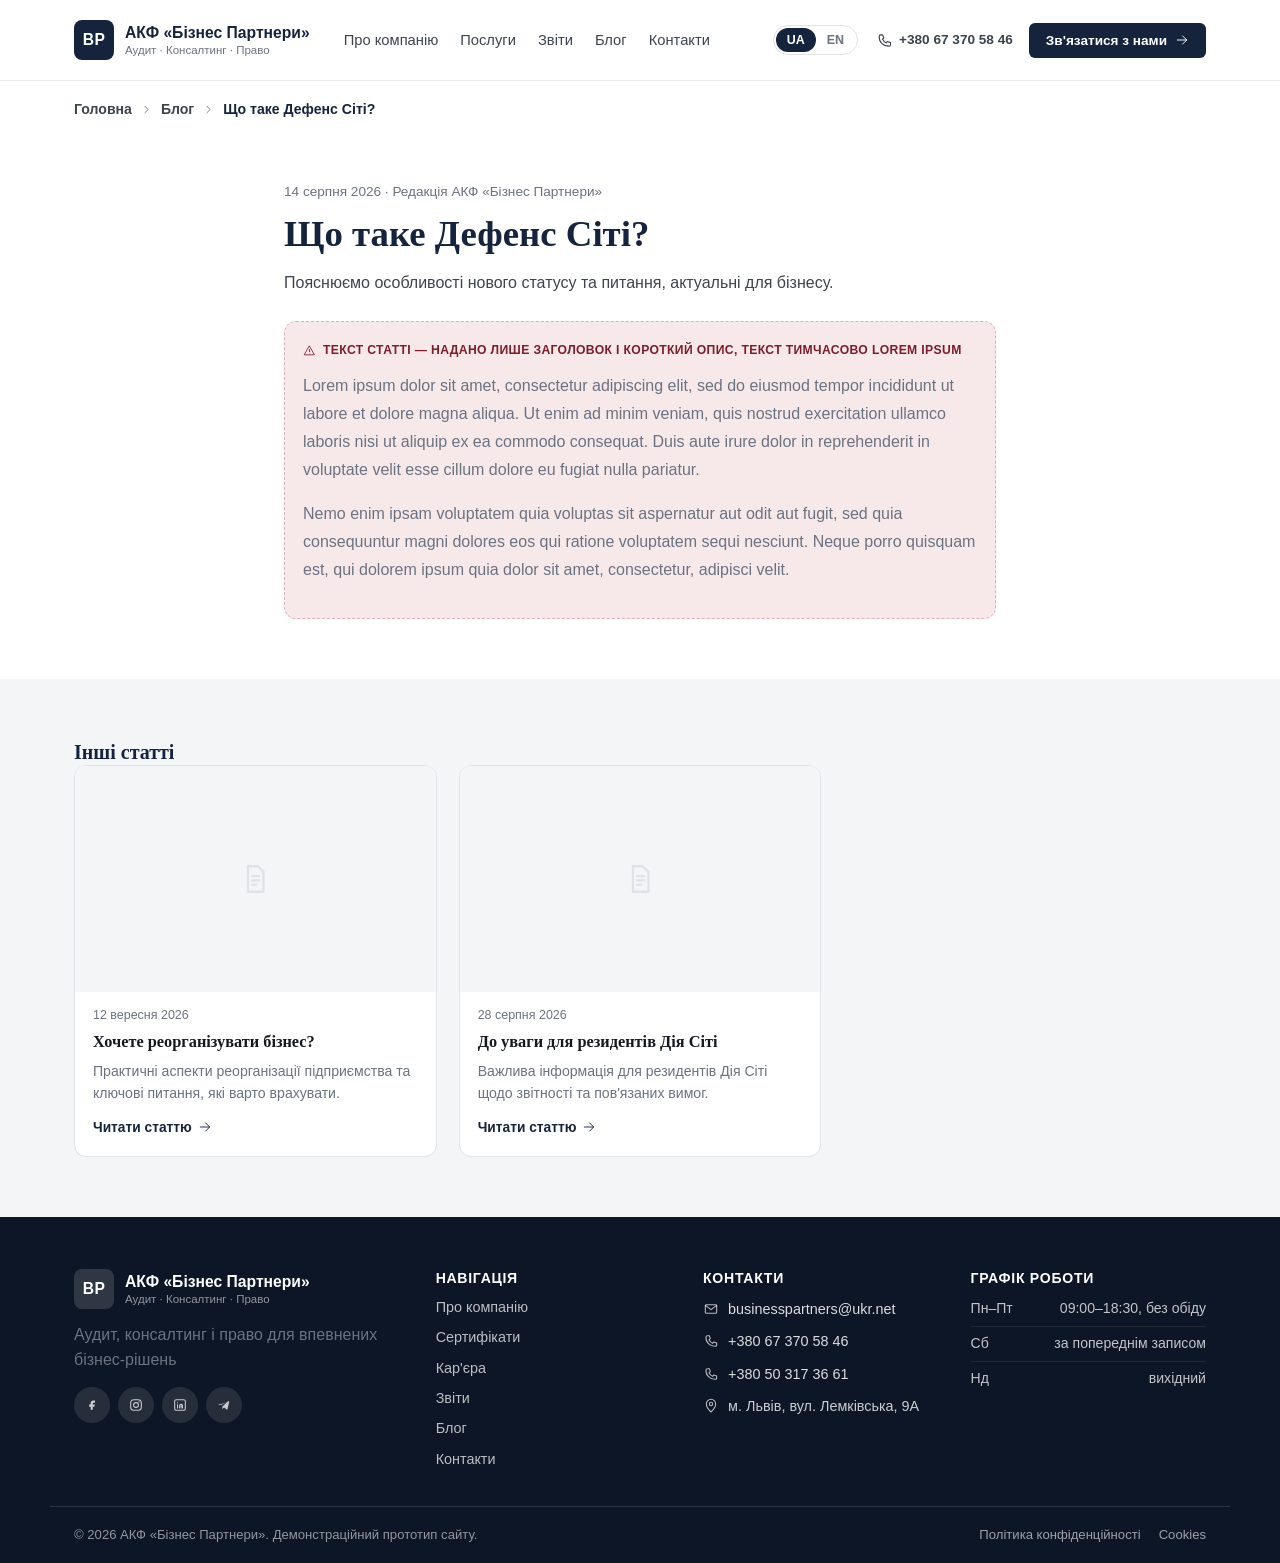
<file: blog/defense-city.html>
<!DOCTYPE html>
<html lang="uk">
<head>
<meta charset="UTF-8">
<meta name="viewport" content="width=device-width, initial-scale=1.0">
<title>Що таке Дефенс Сіті? — Блог АКФ «Бізнес Партнери»</title>
<meta name="description" content="Пояснюємо особливості нового статусу та питання, актуальні для бізнесу.">
<link rel="stylesheet" href="../assets/css/style.css">
</head>
<body data-depth="1">
<header class="site-header">
  <div class="container header-row">
    <button type="button" class="mobile-menu-toggle" id="mobile-menu-toggle" aria-label="Меню"><svg width="22" height="22" viewBox="0 0 24 24" fill="none" stroke="currentColor" stroke-width="1.6" stroke-linecap="round" stroke-linejoin="round"><line x1="4" y1="7" x2="20" y2="7"/><line x1="4" y1="12" x2="20" y2="12"/><line x1="4" y1="17" x2="20" y2="17"/></svg></button>
    <a class="brand" href="../index.html"><span class="brand-mark">BP</span><span class="brand-text"><span class="brand-name">АКФ «Бізнес Партнери»</span><span class="brand-desc">Аудит · Консалтинг · Право</span></span></a>
    <nav class="main-nav" aria-label="Основна навігація">
      <a href="../about.html" class="nav-link ">Про компанію</a><a href="../services.html" class="nav-link ">Послуги</a><a href="../reports.html" class="nav-link ">Звіти</a><a href="../blog.html" class="nav-link ">Блог</a><a href="../contacts.html" class="nav-link ">Контакти</a>
    </nav>
    <div class="header-actions">
      <div class="lang-switch" id="lang-switch" aria-label="Вибір мови">
        <button type="button" class="lang-opt active" data-lang="ua">UA</button>
        <button type="button" class="lang-opt" data-lang="en" title="Англійська версія готується">EN</button>
      </div>
      <a class="header-phone" href="tel:+380673705846"><svg width="17" height="17" viewBox="0 0 24 24" fill="none" stroke="currentColor" stroke-width="1.6" stroke-linecap="round" stroke-linejoin="round"><path d="M6.5 4h3l1.5 4.5-2 1.5a12 12 0 0 0 5.5 5.5l1.5-2 4.5 1.5v3a2 2 0 0 1-2 2C10 20 4 14 4.5 6a2 2 0 0 1 2-2z"/></svg><span>+380 67 370 58 46</span></a>
      <button type="button" class="btn btn-primary btn-sm js-open-consult-modal">Зв'язатися з нами <svg width="14" height="14" viewBox="0 0 24 24" fill="none" stroke="currentColor" stroke-width="1.6" stroke-linecap="round" stroke-linejoin="round"><line x1="4" y1="12" x2="20" y2="12"/><polyline points="13,5 20,12 13,19"/></svg></button>
    </div>
  </div>
  <div class="mobile-nav" id="mobile-nav">
    <a href="../about.html">Про компанію</a><a href="../services.html">Послуги</a><a href="../reports.html">Звіти</a><a href="../blog.html">Блог</a><a href="../contacts.html">Контакти</a>
    <a class="mobile-nav-phone" href="tel:+380673705846"><svg width="17" height="17" viewBox="0 0 24 24" fill="none" stroke="currentColor" stroke-width="1.6" stroke-linecap="round" stroke-linejoin="round"><path d="M6.5 4h3l1.5 4.5-2 1.5a12 12 0 0 0 5.5 5.5l1.5-2 4.5 1.5v3a2 2 0 0 1-2 2C10 20 4 14 4.5 6a2 2 0 0 1 2-2z"/></svg> +380 67 370 58 46</a>
    <button type="button" class="btn btn-primary btn-block js-open-consult-modal">Зв'язатися з нами <svg width="16" height="16" viewBox="0 0 24 24" fill="none" stroke="currentColor" stroke-width="1.6" stroke-linecap="round" stroke-linejoin="round"><line x1="4" y1="12" x2="20" y2="12"/><polyline points="13,5 20,12 13,19"/></svg></button>
  </div>
</header>
<main id="main">

<nav class="breadcrumbs container" aria-label="Хлібні крихти"><a href="../index.html">Головна</a><span class="bc-sep"><svg width="13" height="13" viewBox="0 0 24 24" fill="none" stroke="currentColor" stroke-width="1.6" stroke-linecap="round" stroke-linejoin="round"><polyline points="9,6 15,12 9,18"/></svg></span><a href="../blog.html">Блог</a><span class="bc-sep"><svg width="13" height="13" viewBox="0 0 24 24" fill="none" stroke="currentColor" stroke-width="1.6" stroke-linecap="round" stroke-linejoin="round"><polyline points="9,6 15,12 9,18"/></svg></span><span class="bc-current">Що таке Дефенс Сіті?</span></nav>
<article class="section article-body-section">
  <div class="container" style="max-width:760px">
    <div class="article-meta muted">14 серпня 2026 · Редакція АКФ «Бізнес Партнери»</div>
    <h1 class="h1" style="margin-top:10px">Що таке Дефенс Сіті?</h1>
    <p class="lede" style="margin-top:14px">Пояснюємо особливості нового статусу та питання, актуальні для бізнесу.</p>
    <div class="article-body" style="margin-top:24px"><div class="needs-content"><div class="needs-content-tag"><svg width="13" height="13" viewBox="0 0 24 24" fill="none" stroke="currentColor" stroke-width="1.6" stroke-linecap="round" stroke-linejoin="round"><path d="M12 4l9 16H3z"/><line x1="12" y1="10" x2="12" y2="14.5"/><circle cx="12" cy="17" r="0.6" fill="currentColor" stroke="none"/></svg><span>Текст статті — надано лише заголовок і короткий опис, текст тимчасово lorem ipsum</span></div><p class="muted">Lorem ipsum dolor sit amet, consectetur adipiscing elit, sed do eiusmod tempor incididunt ut labore et dolore magna aliqua. Ut enim ad minim veniam, quis nostrud exercitation ullamco laboris nisi ut aliquip ex ea commodo consequat. Duis aute irure dolor in reprehenderit in voluptate velit esse cillum dolore eu fugiat nulla pariatur.</p><p class="muted">Nemo enim ipsam voluptatem quia voluptas sit aspernatur aut odit aut fugit, sed quia consequuntur magni dolores eos qui ratione voluptatem sequi nesciunt. Neque porro quisquam est, qui dolorem ipsum quia dolor sit amet, consectetur, adipisci velit.</p></div></div>
  </div>
</article>
<section class="section section-tint">
  <div class="container">
    <h2 class="h3">Інші статті</h2>
    <div class="article-grid"><a class="article-card" href="../blog/reorganize-business.html">
  <div class="article-thumb"><svg width="34" height="34" viewBox="0 0 24 24" fill="none" stroke="currentColor" stroke-width="1.6" stroke-linecap="round" stroke-linejoin="round"><path d="M7 3h7l4 4v14H7z"/><line x1="10" y1="10" x2="15" y2="10"/><line x1="10" y1="13" x2="15" y2="13"/><line x1="10" y1="16" x2="13" y2="16"/></svg></div>
  <div class="article-date muted">12 вересня 2026</div>
  <h3 class="h4">Хочете реорганізувати бізнес?</h3>
  <p class="muted">Практичні аспекти реорганізації підприємства та ключові питання, які варто врахувати.</p>
  <span class="link-arrow">Читати статтю <svg width="14" height="14" viewBox="0 0 24 24" fill="none" stroke="currentColor" stroke-width="1.6" stroke-linecap="round" stroke-linejoin="round"><line x1="4" y1="12" x2="20" y2="12"/><polyline points="13,5 20,12 13,19"/></svg></span>
</a><a class="article-card" href="../blog/diia-city-residents.html">
  <div class="article-thumb"><svg width="34" height="34" viewBox="0 0 24 24" fill="none" stroke="currentColor" stroke-width="1.6" stroke-linecap="round" stroke-linejoin="round"><path d="M7 3h7l4 4v14H7z"/><line x1="10" y1="10" x2="15" y2="10"/><line x1="10" y1="13" x2="15" y2="13"/><line x1="10" y1="16" x2="13" y2="16"/></svg></div>
  <div class="article-date muted">28 серпня 2026</div>
  <h3 class="h4">До уваги для резидентів Дія Сіті</h3>
  <p class="muted">Важлива інформація для резидентів Дія Сіті щодо звітності та пов'язаних вимог.</p>
  <span class="link-arrow">Читати статтю <svg width="14" height="14" viewBox="0 0 24 24" fill="none" stroke="currentColor" stroke-width="1.6" stroke-linecap="round" stroke-linejoin="round"><line x1="4" y1="12" x2="20" y2="12"/><polyline points="13,5 20,12 13,19"/></svg></span>
</a></div>
  </div>
</section>

</main>
<footer class="site-footer">
  <div class="container footer-grid">
    <div class="footer-col footer-brand-col">
      <a class="brand" href="../index.html"><span class="brand-mark">BP</span><span class="brand-text"><span class="brand-name">АКФ «Бізнес Партнери»</span><span class="brand-desc">Аудит · Консалтинг · Право</span></span></a>
      <p class="muted" style="margin-top:14px">Аудит, консалтинг і право для впевнених бізнес-рішень</p>
      <div class="social-row"><a class="social-icon" href="#" aria-label="Facebook"><svg width="16" height="16" viewBox="0 0 24 24" fill="none" stroke="currentColor" stroke-width="1.6" stroke-linecap="round" stroke-linejoin="round"><path d="M14 8.5h2.5V5.2h-2.7C11.4 5.2 10 6.7 10 9.1v2.1H7.7v3.3H10V19h3.2v-4.5h2.4l.5-3.3h-2.9V9.4c0-.6.3-.9 1-.9z" fill="currentColor" stroke="none"/></svg></a><a class="social-icon" href="#" aria-label="Instagram"><svg width="16" height="16" viewBox="0 0 24 24" fill="none" stroke="currentColor" stroke-width="1.6" stroke-linecap="round" stroke-linejoin="round"><rect x="4" y="4" width="16" height="16" rx="5"/><circle cx="12" cy="12" r="3.6"/><circle cx="16.6" cy="7.4" r="1" fill="currentColor" stroke="none"/></svg></a><a class="social-icon" href="#" aria-label="LinkedIn"><svg width="16" height="16" viewBox="0 0 24 24" fill="none" stroke="currentColor" stroke-width="1.6" stroke-linecap="round" stroke-linejoin="round"><rect x="4" y="4" width="16" height="16" rx="2.5"/><circle cx="8.3" cy="8.7" r="1" fill="currentColor" stroke="none"/><line x1="8.3" y1="11.5" x2="8.3" y2="16.5"/><path d="M11.5 16.5v-3.2c0-1.4 1-2.3 2.2-2.3s2 .9 2 2.3v3.2"/><line x1="13.7" y1="11.5" x2="13.7" y2="16.5"/></svg></a><a class="social-icon" href="#" aria-label="Telegram"><svg width="16" height="16" viewBox="0 0 24 24" fill="none" stroke="currentColor" stroke-width="1.6" stroke-linecap="round" stroke-linejoin="round"><path d="M4.2 12.4l14.6-6.2c.7-.3 1.3.2 1 1L17.3 18c-.2.8-.8 1-1.4.6l-3.8-2.9-2 1.9c-.2.2-.4.3-.7.2l.3-3.6 6.9-6.5c.3-.3-.1-.4-.4-.2L8 12l-3.6-1.1c-.8-.2-.8-.8-.2-1.1z" fill="currentColor" stroke="none"/></svg></a></div>
    </div>
    <div class="footer-col">
      <h4>Навігація</h4>
      <div class="footer-links"><a href="../about.html">Про компанію</a><a href="../certificates.html">Сертифікати</a><a href="../career.html">Кар'єра</a><a href="../reports.html">Звіти</a><a href="../blog.html">Блог</a><a href="../contacts.html">Контакти</a></div>
    </div>
    <div class="footer-col">
      <h4>Контакти</h4>
      <div class="footer-contact-row"><svg width="16" height="16" viewBox="0 0 24 24" fill="none" stroke="currentColor" stroke-width="1.6" stroke-linecap="round" stroke-linejoin="round"><rect x="3.5" y="5.5" width="17" height="13" rx="1.5"/><polyline points="3.5,6.5 12,13 20.5,6.5"/></svg><a href="mailto:businesspartners@ukr.net">businesspartners@ukr.net</a></div>
      <div class="footer-contact-row"><svg width="16" height="16" viewBox="0 0 24 24" fill="none" stroke="currentColor" stroke-width="1.6" stroke-linecap="round" stroke-linejoin="round"><path d="M6.5 4h3l1.5 4.5-2 1.5a12 12 0 0 0 5.5 5.5l1.5-2 4.5 1.5v3a2 2 0 0 1-2 2C10 20 4 14 4.5 6a2 2 0 0 1 2-2z"/></svg><a href="tel:+380673705846">+380 67 370 58 46</a></div><div class="footer-contact-row"><svg width="16" height="16" viewBox="0 0 24 24" fill="none" stroke="currentColor" stroke-width="1.6" stroke-linecap="round" stroke-linejoin="round"><path d="M6.5 4h3l1.5 4.5-2 1.5a12 12 0 0 0 5.5 5.5l1.5-2 4.5 1.5v3a2 2 0 0 1-2 2C10 20 4 14 4.5 6a2 2 0 0 1 2-2z"/></svg><a href="tel:+380503173661">+380 50 317 36 61</a></div>
      <div class="footer-contact-row"><svg width="16" height="16" viewBox="0 0 24 24" fill="none" stroke="currentColor" stroke-width="1.6" stroke-linecap="round" stroke-linejoin="round"><path d="M12 21s7-6.5 7-12a7 7 0 0 0-14 0c0 5.5 7 12 7 12z"/><circle cx="12" cy="9" r="2.5"/></svg><span>м. Львів, вул. Лемківська, 9А</span></div>
    </div>
    <div class="footer-col">
      <h4>Графік роботи</h4>
      <div class="hours-row"><span>Пн–Пт</span><span>09:00–18:30, без обіду</span></div><div class="hours-row"><span>Сб</span><span>за попереднім записом</span></div><div class="hours-row"><span>Нд</span><span>вихідний</span></div>
    </div>
  </div>
  <div class="container footer-bottom">
    <span>© 2026 АКФ «Бізнес Партнери». Демонстраційний прототип сайту.</span>
    <div class="footer-legal">
      <a href="../privacy.html">Політика конфіденційності</a>
      <a href="../cookies.html">Cookies</a>
    </div>
  </div>
</footer>
<div class="modal-overlay" id="consult-modal" hidden>
  <div class="modal-box" role="dialog" aria-modal="true" aria-label="Форма зв'язку">
    <button type="button" class="modal-close" id="consult-modal-close" aria-label="Закрити"><svg width="18" height="18" viewBox="0 0 24 24" fill="none" stroke="currentColor" stroke-width="1.6" stroke-linecap="round" stroke-linejoin="round"><line x1="5" y1="5" x2="19" y2="19"/><line x1="19" y1="5" x2="5" y2="19"/></svg></button>
    <h3 class="h3">Зв'язатися з нами</h3>
    <p class="muted" style="margin-top:6px">Опишіть завдання — ми зв'яжемося з вами найближчим часом.</p>
    <div style="margin-top:18px"><div class="form-wrap">
<form class="stacked-form" id="modal-consult-form" novalidate>
  
  <div class="form-row">
    <div class="form-block"><label>Ім'я *</label><input type="text" name="name" required placeholder="Як до вас звертатися"></div>
    <div class="form-block"><label>Телефон *</label><input type="tel" name="phone" required placeholder="+380"></div>
  </div>
  <div class="form-row">
    <div class="form-block"><label>Email *</label><input type="email" name="email" required placeholder="mail@company.com"></div>
    <div class="form-block"><label>Компанія (необов'язково)</label><input type="text" name="company" placeholder="Назва компанії"></div>
  </div>
  <div class="form-block"><label>Опис завдання / повідомлення *</label><textarea name="message" rows="4" required placeholder="Коротко опишіть запит"></textarea></div>
  <label class="checkbox-row"><input type="checkbox" name="agree" required><span>Погоджуюсь з <a href="../privacy.html">Політикою конфіденційності</a> *</span></label>
  <button type="submit" class="btn btn-primary btn-block">Зв'язатися з нами <svg width="16" height="16" viewBox="0 0 24 24" fill="none" stroke="currentColor" stroke-width="1.6" stroke-linecap="round" stroke-linejoin="round"><line x1="4" y1="12" x2="20" y2="12"/><polyline points="13,5 20,12 13,19"/></svg></button>
</form>
<div class="form-success" id="modal-consult-success" hidden>
  <div class="fs-icon"><svg width="16" height="16" viewBox="0 0 24 24" fill="none" stroke="currentColor" stroke-width="1.6" stroke-linecap="round" stroke-linejoin="round"><polyline points="5,13 10,18 19,7"/></svg></div>
  <div><div class="fs-title">Дякуємо, звернення надіслано</div><p class="muted" style="margin:2px 0 0">Ми зв'яжемося з вами найближчим часом.</p></div>
</div>
</div></div>
  </div>
</div>
<script src="../assets/js/services-data.js"></script>
<script src="../assets/js/main.js"></script>
</body>
</html>
</file>
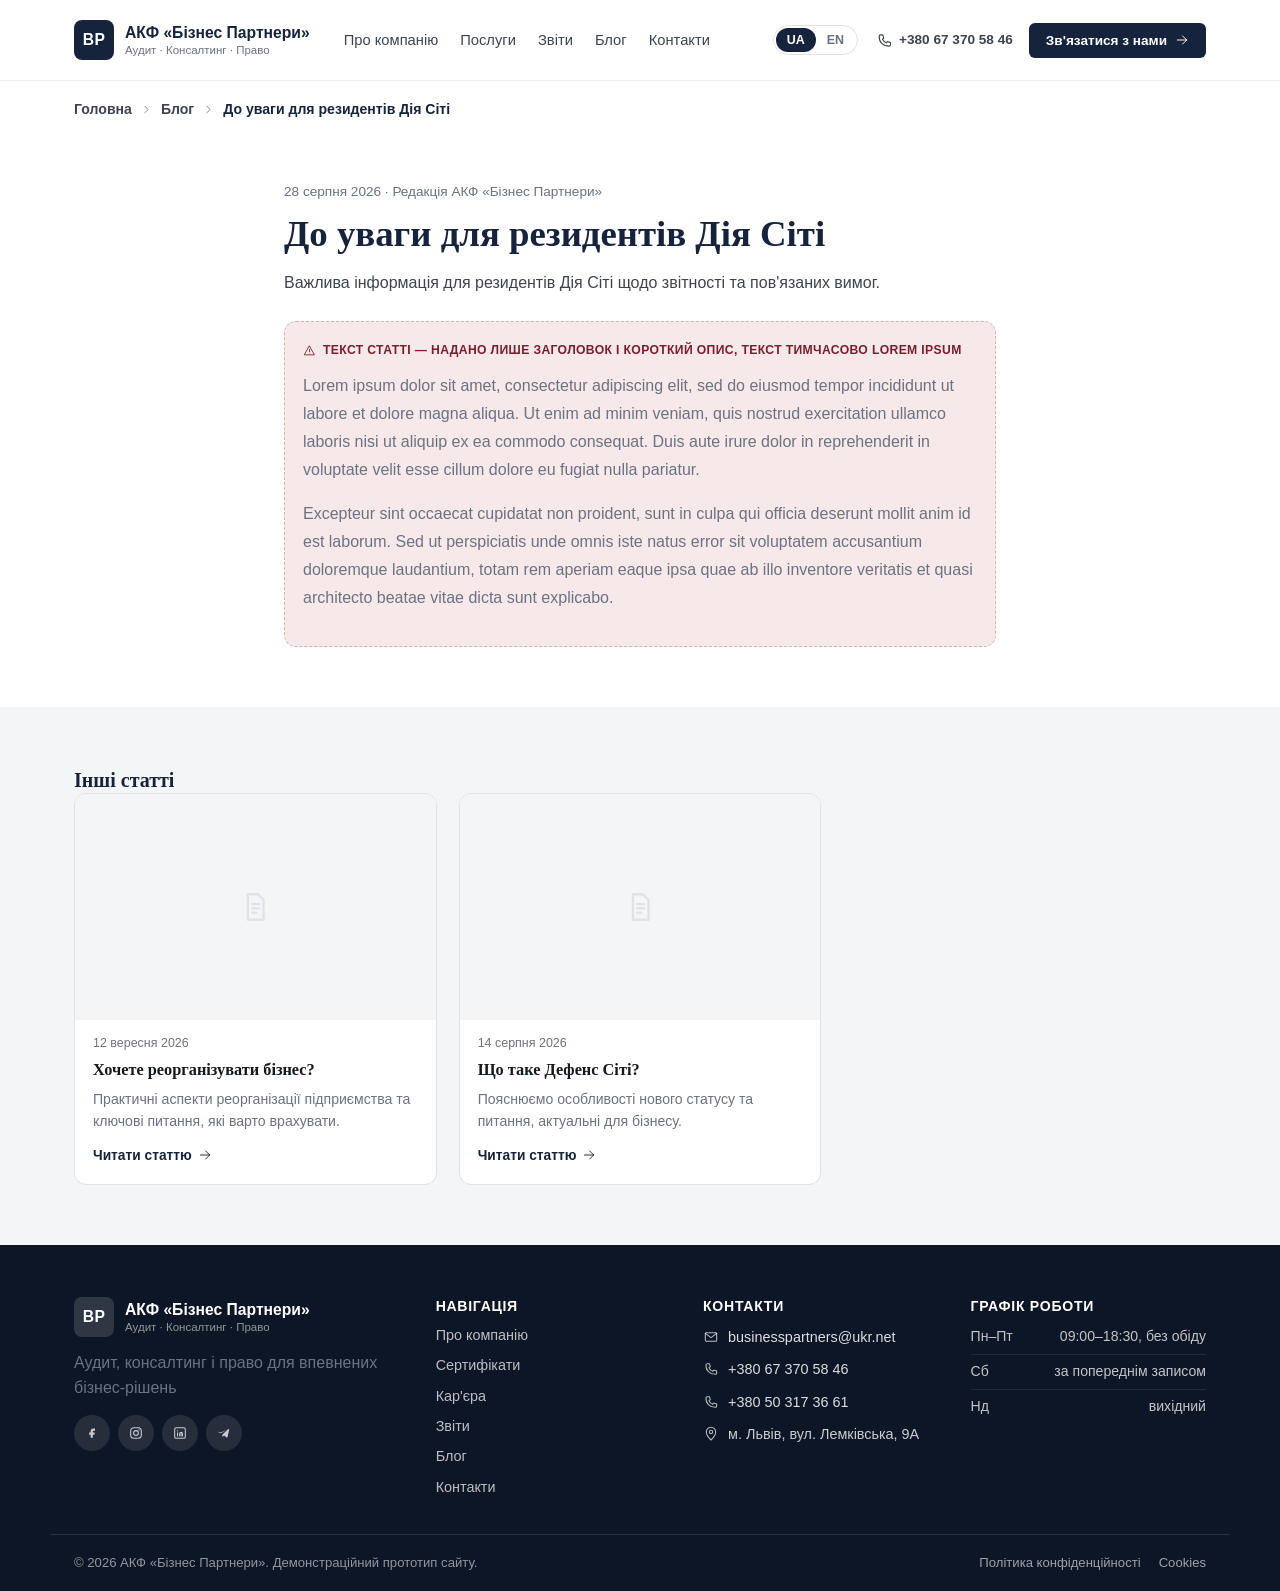
<file: blog/diia-city-residents.html>
<!DOCTYPE html>
<html lang="uk">
<head>
<meta charset="UTF-8">
<meta name="viewport" content="width=device-width, initial-scale=1.0">
<title>До уваги для резидентів Дія Сіті — Блог АКФ «Бізнес Партнери»</title>
<meta name="description" content="Важлива інформація для резидентів Дія Сіті щодо звітності та пов'язаних вимог.">
<link rel="stylesheet" href="../assets/css/style.css">
</head>
<body data-depth="1">
<header class="site-header">
  <div class="container header-row">
    <button type="button" class="mobile-menu-toggle" id="mobile-menu-toggle" aria-label="Меню"><svg width="22" height="22" viewBox="0 0 24 24" fill="none" stroke="currentColor" stroke-width="1.6" stroke-linecap="round" stroke-linejoin="round"><line x1="4" y1="7" x2="20" y2="7"/><line x1="4" y1="12" x2="20" y2="12"/><line x1="4" y1="17" x2="20" y2="17"/></svg></button>
    <a class="brand" href="../index.html"><span class="brand-mark">BP</span><span class="brand-text"><span class="brand-name">АКФ «Бізнес Партнери»</span><span class="brand-desc">Аудит · Консалтинг · Право</span></span></a>
    <nav class="main-nav" aria-label="Основна навігація">
      <a href="../about.html" class="nav-link ">Про компанію</a><a href="../services.html" class="nav-link ">Послуги</a><a href="../reports.html" class="nav-link ">Звіти</a><a href="../blog.html" class="nav-link ">Блог</a><a href="../contacts.html" class="nav-link ">Контакти</a>
    </nav>
    <div class="header-actions">
      <div class="lang-switch" id="lang-switch" aria-label="Вибір мови">
        <button type="button" class="lang-opt active" data-lang="ua">UA</button>
        <button type="button" class="lang-opt" data-lang="en" title="Англійська версія готується">EN</button>
      </div>
      <a class="header-phone" href="tel:+380673705846"><svg width="17" height="17" viewBox="0 0 24 24" fill="none" stroke="currentColor" stroke-width="1.6" stroke-linecap="round" stroke-linejoin="round"><path d="M6.5 4h3l1.5 4.5-2 1.5a12 12 0 0 0 5.5 5.5l1.5-2 4.5 1.5v3a2 2 0 0 1-2 2C10 20 4 14 4.5 6a2 2 0 0 1 2-2z"/></svg><span>+380 67 370 58 46</span></a>
      <button type="button" class="btn btn-primary btn-sm js-open-consult-modal">Зв'язатися з нами <svg width="14" height="14" viewBox="0 0 24 24" fill="none" stroke="currentColor" stroke-width="1.6" stroke-linecap="round" stroke-linejoin="round"><line x1="4" y1="12" x2="20" y2="12"/><polyline points="13,5 20,12 13,19"/></svg></button>
    </div>
  </div>
  <div class="mobile-nav" id="mobile-nav">
    <a href="../about.html">Про компанію</a><a href="../services.html">Послуги</a><a href="../reports.html">Звіти</a><a href="../blog.html">Блог</a><a href="../contacts.html">Контакти</a>
    <a class="mobile-nav-phone" href="tel:+380673705846"><svg width="17" height="17" viewBox="0 0 24 24" fill="none" stroke="currentColor" stroke-width="1.6" stroke-linecap="round" stroke-linejoin="round"><path d="M6.5 4h3l1.5 4.5-2 1.5a12 12 0 0 0 5.5 5.5l1.5-2 4.5 1.5v3a2 2 0 0 1-2 2C10 20 4 14 4.5 6a2 2 0 0 1 2-2z"/></svg> +380 67 370 58 46</a>
    <button type="button" class="btn btn-primary btn-block js-open-consult-modal">Зв'язатися з нами <svg width="16" height="16" viewBox="0 0 24 24" fill="none" stroke="currentColor" stroke-width="1.6" stroke-linecap="round" stroke-linejoin="round"><line x1="4" y1="12" x2="20" y2="12"/><polyline points="13,5 20,12 13,19"/></svg></button>
  </div>
</header>
<main id="main">

<nav class="breadcrumbs container" aria-label="Хлібні крихти"><a href="../index.html">Головна</a><span class="bc-sep"><svg width="13" height="13" viewBox="0 0 24 24" fill="none" stroke="currentColor" stroke-width="1.6" stroke-linecap="round" stroke-linejoin="round"><polyline points="9,6 15,12 9,18"/></svg></span><a href="../blog.html">Блог</a><span class="bc-sep"><svg width="13" height="13" viewBox="0 0 24 24" fill="none" stroke="currentColor" stroke-width="1.6" stroke-linecap="round" stroke-linejoin="round"><polyline points="9,6 15,12 9,18"/></svg></span><span class="bc-current">До уваги для резидентів Дія Сіті</span></nav>
<article class="section article-body-section">
  <div class="container" style="max-width:760px">
    <div class="article-meta muted">28 серпня 2026 · Редакція АКФ «Бізнес Партнери»</div>
    <h1 class="h1" style="margin-top:10px">До уваги для резидентів Дія Сіті</h1>
    <p class="lede" style="margin-top:14px">Важлива інформація для резидентів Дія Сіті щодо звітності та пов'язаних вимог.</p>
    <div class="article-body" style="margin-top:24px"><div class="needs-content"><div class="needs-content-tag"><svg width="13" height="13" viewBox="0 0 24 24" fill="none" stroke="currentColor" stroke-width="1.6" stroke-linecap="round" stroke-linejoin="round"><path d="M12 4l9 16H3z"/><line x1="12" y1="10" x2="12" y2="14.5"/><circle cx="12" cy="17" r="0.6" fill="currentColor" stroke="none"/></svg><span>Текст статті — надано лише заголовок і короткий опис, текст тимчасово lorem ipsum</span></div><p class="muted">Lorem ipsum dolor sit amet, consectetur adipiscing elit, sed do eiusmod tempor incididunt ut labore et dolore magna aliqua. Ut enim ad minim veniam, quis nostrud exercitation ullamco laboris nisi ut aliquip ex ea commodo consequat. Duis aute irure dolor in reprehenderit in voluptate velit esse cillum dolore eu fugiat nulla pariatur.</p><p class="muted">Excepteur sint occaecat cupidatat non proident, sunt in culpa qui officia deserunt mollit anim id est laborum. Sed ut perspiciatis unde omnis iste natus error sit voluptatem accusantium doloremque laudantium, totam rem aperiam eaque ipsa quae ab illo inventore veritatis et quasi architecto beatae vitae dicta sunt explicabo.</p></div></div>
  </div>
</article>
<section class="section section-tint">
  <div class="container">
    <h2 class="h3">Інші статті</h2>
    <div class="article-grid"><a class="article-card" href="../blog/reorganize-business.html">
  <div class="article-thumb"><svg width="34" height="34" viewBox="0 0 24 24" fill="none" stroke="currentColor" stroke-width="1.6" stroke-linecap="round" stroke-linejoin="round"><path d="M7 3h7l4 4v14H7z"/><line x1="10" y1="10" x2="15" y2="10"/><line x1="10" y1="13" x2="15" y2="13"/><line x1="10" y1="16" x2="13" y2="16"/></svg></div>
  <div class="article-date muted">12 вересня 2026</div>
  <h3 class="h4">Хочете реорганізувати бізнес?</h3>
  <p class="muted">Практичні аспекти реорганізації підприємства та ключові питання, які варто врахувати.</p>
  <span class="link-arrow">Читати статтю <svg width="14" height="14" viewBox="0 0 24 24" fill="none" stroke="currentColor" stroke-width="1.6" stroke-linecap="round" stroke-linejoin="round"><line x1="4" y1="12" x2="20" y2="12"/><polyline points="13,5 20,12 13,19"/></svg></span>
</a><a class="article-card" href="../blog/defense-city.html">
  <div class="article-thumb"><svg width="34" height="34" viewBox="0 0 24 24" fill="none" stroke="currentColor" stroke-width="1.6" stroke-linecap="round" stroke-linejoin="round"><path d="M7 3h7l4 4v14H7z"/><line x1="10" y1="10" x2="15" y2="10"/><line x1="10" y1="13" x2="15" y2="13"/><line x1="10" y1="16" x2="13" y2="16"/></svg></div>
  <div class="article-date muted">14 серпня 2026</div>
  <h3 class="h4">Що таке Дефенс Сіті?</h3>
  <p class="muted">Пояснюємо особливості нового статусу та питання, актуальні для бізнесу.</p>
  <span class="link-arrow">Читати статтю <svg width="14" height="14" viewBox="0 0 24 24" fill="none" stroke="currentColor" stroke-width="1.6" stroke-linecap="round" stroke-linejoin="round"><line x1="4" y1="12" x2="20" y2="12"/><polyline points="13,5 20,12 13,19"/></svg></span>
</a></div>
  </div>
</section>

</main>
<footer class="site-footer">
  <div class="container footer-grid">
    <div class="footer-col footer-brand-col">
      <a class="brand" href="../index.html"><span class="brand-mark">BP</span><span class="brand-text"><span class="brand-name">АКФ «Бізнес Партнери»</span><span class="brand-desc">Аудит · Консалтинг · Право</span></span></a>
      <p class="muted" style="margin-top:14px">Аудит, консалтинг і право для впевнених бізнес-рішень</p>
      <div class="social-row"><a class="social-icon" href="#" aria-label="Facebook"><svg width="16" height="16" viewBox="0 0 24 24" fill="none" stroke="currentColor" stroke-width="1.6" stroke-linecap="round" stroke-linejoin="round"><path d="M14 8.5h2.5V5.2h-2.7C11.4 5.2 10 6.7 10 9.1v2.1H7.7v3.3H10V19h3.2v-4.5h2.4l.5-3.3h-2.9V9.4c0-.6.3-.9 1-.9z" fill="currentColor" stroke="none"/></svg></a><a class="social-icon" href="#" aria-label="Instagram"><svg width="16" height="16" viewBox="0 0 24 24" fill="none" stroke="currentColor" stroke-width="1.6" stroke-linecap="round" stroke-linejoin="round"><rect x="4" y="4" width="16" height="16" rx="5"/><circle cx="12" cy="12" r="3.6"/><circle cx="16.6" cy="7.4" r="1" fill="currentColor" stroke="none"/></svg></a><a class="social-icon" href="#" aria-label="LinkedIn"><svg width="16" height="16" viewBox="0 0 24 24" fill="none" stroke="currentColor" stroke-width="1.6" stroke-linecap="round" stroke-linejoin="round"><rect x="4" y="4" width="16" height="16" rx="2.5"/><circle cx="8.3" cy="8.7" r="1" fill="currentColor" stroke="none"/><line x1="8.3" y1="11.5" x2="8.3" y2="16.5"/><path d="M11.5 16.5v-3.2c0-1.4 1-2.3 2.2-2.3s2 .9 2 2.3v3.2"/><line x1="13.7" y1="11.5" x2="13.7" y2="16.5"/></svg></a><a class="social-icon" href="#" aria-label="Telegram"><svg width="16" height="16" viewBox="0 0 24 24" fill="none" stroke="currentColor" stroke-width="1.6" stroke-linecap="round" stroke-linejoin="round"><path d="M4.2 12.4l14.6-6.2c.7-.3 1.3.2 1 1L17.3 18c-.2.8-.8 1-1.4.6l-3.8-2.9-2 1.9c-.2.2-.4.3-.7.2l.3-3.6 6.9-6.5c.3-.3-.1-.4-.4-.2L8 12l-3.6-1.1c-.8-.2-.8-.8-.2-1.1z" fill="currentColor" stroke="none"/></svg></a></div>
    </div>
    <div class="footer-col">
      <h4>Навігація</h4>
      <div class="footer-links"><a href="../about.html">Про компанію</a><a href="../certificates.html">Сертифікати</a><a href="../career.html">Кар'єра</a><a href="../reports.html">Звіти</a><a href="../blog.html">Блог</a><a href="../contacts.html">Контакти</a></div>
    </div>
    <div class="footer-col">
      <h4>Контакти</h4>
      <div class="footer-contact-row"><svg width="16" height="16" viewBox="0 0 24 24" fill="none" stroke="currentColor" stroke-width="1.6" stroke-linecap="round" stroke-linejoin="round"><rect x="3.5" y="5.5" width="17" height="13" rx="1.5"/><polyline points="3.5,6.5 12,13 20.5,6.5"/></svg><a href="mailto:businesspartners@ukr.net">businesspartners@ukr.net</a></div>
      <div class="footer-contact-row"><svg width="16" height="16" viewBox="0 0 24 24" fill="none" stroke="currentColor" stroke-width="1.6" stroke-linecap="round" stroke-linejoin="round"><path d="M6.5 4h3l1.5 4.5-2 1.5a12 12 0 0 0 5.5 5.5l1.5-2 4.5 1.5v3a2 2 0 0 1-2 2C10 20 4 14 4.5 6a2 2 0 0 1 2-2z"/></svg><a href="tel:+380673705846">+380 67 370 58 46</a></div><div class="footer-contact-row"><svg width="16" height="16" viewBox="0 0 24 24" fill="none" stroke="currentColor" stroke-width="1.6" stroke-linecap="round" stroke-linejoin="round"><path d="M6.5 4h3l1.5 4.5-2 1.5a12 12 0 0 0 5.5 5.5l1.5-2 4.5 1.5v3a2 2 0 0 1-2 2C10 20 4 14 4.5 6a2 2 0 0 1 2-2z"/></svg><a href="tel:+380503173661">+380 50 317 36 61</a></div>
      <div class="footer-contact-row"><svg width="16" height="16" viewBox="0 0 24 24" fill="none" stroke="currentColor" stroke-width="1.6" stroke-linecap="round" stroke-linejoin="round"><path d="M12 21s7-6.5 7-12a7 7 0 0 0-14 0c0 5.5 7 12 7 12z"/><circle cx="12" cy="9" r="2.5"/></svg><span>м. Львів, вул. Лемківська, 9А</span></div>
    </div>
    <div class="footer-col">
      <h4>Графік роботи</h4>
      <div class="hours-row"><span>Пн–Пт</span><span>09:00–18:30, без обіду</span></div><div class="hours-row"><span>Сб</span><span>за попереднім записом</span></div><div class="hours-row"><span>Нд</span><span>вихідний</span></div>
    </div>
  </div>
  <div class="container footer-bottom">
    <span>© 2026 АКФ «Бізнес Партнери». Демонстраційний прототип сайту.</span>
    <div class="footer-legal">
      <a href="../privacy.html">Політика конфіденційності</a>
      <a href="../cookies.html">Cookies</a>
    </div>
  </div>
</footer>
<div class="modal-overlay" id="consult-modal" hidden>
  <div class="modal-box" role="dialog" aria-modal="true" aria-label="Форма зв'язку">
    <button type="button" class="modal-close" id="consult-modal-close" aria-label="Закрити"><svg width="18" height="18" viewBox="0 0 24 24" fill="none" stroke="currentColor" stroke-width="1.6" stroke-linecap="round" stroke-linejoin="round"><line x1="5" y1="5" x2="19" y2="19"/><line x1="19" y1="5" x2="5" y2="19"/></svg></button>
    <h3 class="h3">Зв'язатися з нами</h3>
    <p class="muted" style="margin-top:6px">Опишіть завдання — ми зв'яжемося з вами найближчим часом.</p>
    <div style="margin-top:18px"><div class="form-wrap">
<form class="stacked-form" id="modal-consult-form" novalidate>
  
  <div class="form-row">
    <div class="form-block"><label>Ім'я *</label><input type="text" name="name" required placeholder="Як до вас звертатися"></div>
    <div class="form-block"><label>Телефон *</label><input type="tel" name="phone" required placeholder="+380"></div>
  </div>
  <div class="form-row">
    <div class="form-block"><label>Email *</label><input type="email" name="email" required placeholder="mail@company.com"></div>
    <div class="form-block"><label>Компанія (необов'язково)</label><input type="text" name="company" placeholder="Назва компанії"></div>
  </div>
  <div class="form-block"><label>Опис завдання / повідомлення *</label><textarea name="message" rows="4" required placeholder="Коротко опишіть запит"></textarea></div>
  <label class="checkbox-row"><input type="checkbox" name="agree" required><span>Погоджуюсь з <a href="../privacy.html">Політикою конфіденційності</a> *</span></label>
  <button type="submit" class="btn btn-primary btn-block">Зв'язатися з нами <svg width="16" height="16" viewBox="0 0 24 24" fill="none" stroke="currentColor" stroke-width="1.6" stroke-linecap="round" stroke-linejoin="round"><line x1="4" y1="12" x2="20" y2="12"/><polyline points="13,5 20,12 13,19"/></svg></button>
</form>
<div class="form-success" id="modal-consult-success" hidden>
  <div class="fs-icon"><svg width="16" height="16" viewBox="0 0 24 24" fill="none" stroke="currentColor" stroke-width="1.6" stroke-linecap="round" stroke-linejoin="round"><polyline points="5,13 10,18 19,7"/></svg></div>
  <div><div class="fs-title">Дякуємо, звернення надіслано</div><p class="muted" style="margin:2px 0 0">Ми зв'яжемося з вами найближчим часом.</p></div>
</div>
</div></div>
  </div>
</div>
<script src="../assets/js/services-data.js"></script>
<script src="../assets/js/main.js"></script>
</body>
</html>
</file>
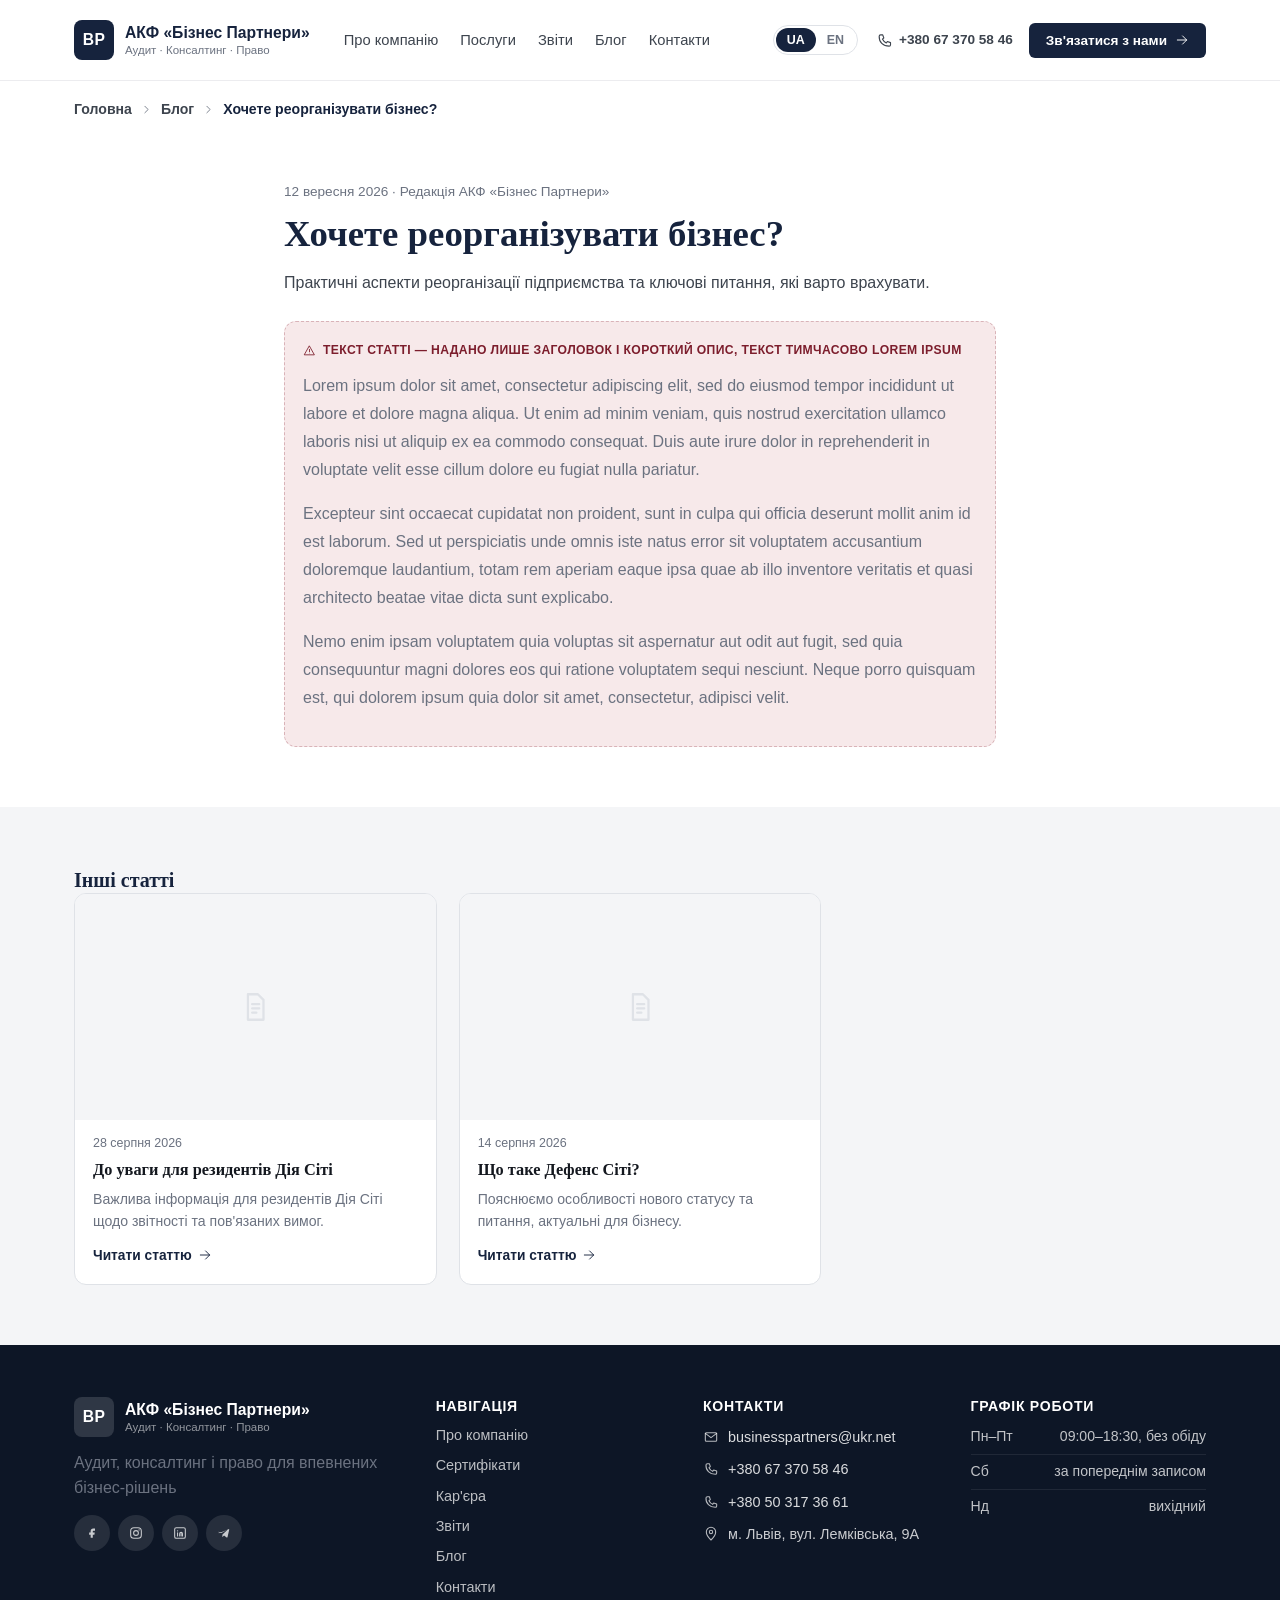
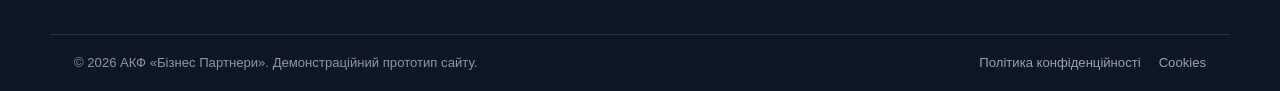
<file: blog/reorganize-business.html>
<!DOCTYPE html>
<html lang="uk">
<head>
<meta charset="UTF-8">
<meta name="viewport" content="width=device-width, initial-scale=1.0">
<title>Хочете реорганізувати бізнес? — Блог АКФ «Бізнес Партнери»</title>
<meta name="description" content="Практичні аспекти реорганізації підприємства та ключові питання, які варто врахувати.">
<link rel="stylesheet" href="../assets/css/style.css">
</head>
<body data-depth="1">
<header class="site-header">
  <div class="container header-row">
    <button type="button" class="mobile-menu-toggle" id="mobile-menu-toggle" aria-label="Меню"><svg width="22" height="22" viewBox="0 0 24 24" fill="none" stroke="currentColor" stroke-width="1.6" stroke-linecap="round" stroke-linejoin="round"><line x1="4" y1="7" x2="20" y2="7"/><line x1="4" y1="12" x2="20" y2="12"/><line x1="4" y1="17" x2="20" y2="17"/></svg></button>
    <a class="brand" href="../index.html"><span class="brand-mark">BP</span><span class="brand-text"><span class="brand-name">АКФ «Бізнес Партнери»</span><span class="brand-desc">Аудит · Консалтинг · Право</span></span></a>
    <nav class="main-nav" aria-label="Основна навігація">
      <a href="../about.html" class="nav-link ">Про компанію</a><a href="../services.html" class="nav-link ">Послуги</a><a href="../reports.html" class="nav-link ">Звіти</a><a href="../blog.html" class="nav-link ">Блог</a><a href="../contacts.html" class="nav-link ">Контакти</a>
    </nav>
    <div class="header-actions">
      <div class="lang-switch" id="lang-switch" aria-label="Вибір мови">
        <button type="button" class="lang-opt active" data-lang="ua">UA</button>
        <button type="button" class="lang-opt" data-lang="en" title="Англійська версія готується">EN</button>
      </div>
      <a class="header-phone" href="tel:+380673705846"><svg width="17" height="17" viewBox="0 0 24 24" fill="none" stroke="currentColor" stroke-width="1.6" stroke-linecap="round" stroke-linejoin="round"><path d="M6.5 4h3l1.5 4.5-2 1.5a12 12 0 0 0 5.5 5.5l1.5-2 4.5 1.5v3a2 2 0 0 1-2 2C10 20 4 14 4.5 6a2 2 0 0 1 2-2z"/></svg><span>+380 67 370 58 46</span></a>
      <button type="button" class="btn btn-primary btn-sm js-open-consult-modal">Зв'язатися з нами <svg width="14" height="14" viewBox="0 0 24 24" fill="none" stroke="currentColor" stroke-width="1.6" stroke-linecap="round" stroke-linejoin="round"><line x1="4" y1="12" x2="20" y2="12"/><polyline points="13,5 20,12 13,19"/></svg></button>
    </div>
  </div>
  <div class="mobile-nav" id="mobile-nav">
    <a href="../about.html">Про компанію</a><a href="../services.html">Послуги</a><a href="../reports.html">Звіти</a><a href="../blog.html">Блог</a><a href="../contacts.html">Контакти</a>
    <a class="mobile-nav-phone" href="tel:+380673705846"><svg width="17" height="17" viewBox="0 0 24 24" fill="none" stroke="currentColor" stroke-width="1.6" stroke-linecap="round" stroke-linejoin="round"><path d="M6.5 4h3l1.5 4.5-2 1.5a12 12 0 0 0 5.5 5.5l1.5-2 4.5 1.5v3a2 2 0 0 1-2 2C10 20 4 14 4.5 6a2 2 0 0 1 2-2z"/></svg> +380 67 370 58 46</a>
    <button type="button" class="btn btn-primary btn-block js-open-consult-modal">Зв'язатися з нами <svg width="16" height="16" viewBox="0 0 24 24" fill="none" stroke="currentColor" stroke-width="1.6" stroke-linecap="round" stroke-linejoin="round"><line x1="4" y1="12" x2="20" y2="12"/><polyline points="13,5 20,12 13,19"/></svg></button>
  </div>
</header>
<main id="main">

<nav class="breadcrumbs container" aria-label="Хлібні крихти"><a href="../index.html">Головна</a><span class="bc-sep"><svg width="13" height="13" viewBox="0 0 24 24" fill="none" stroke="currentColor" stroke-width="1.6" stroke-linecap="round" stroke-linejoin="round"><polyline points="9,6 15,12 9,18"/></svg></span><a href="../blog.html">Блог</a><span class="bc-sep"><svg width="13" height="13" viewBox="0 0 24 24" fill="none" stroke="currentColor" stroke-width="1.6" stroke-linecap="round" stroke-linejoin="round"><polyline points="9,6 15,12 9,18"/></svg></span><span class="bc-current">Хочете реорганізувати бізнес?</span></nav>
<article class="section article-body-section">
  <div class="container" style="max-width:760px">
    <div class="article-meta muted">12 вересня 2026 · Редакція АКФ «Бізнес Партнери»</div>
    <h1 class="h1" style="margin-top:10px">Хочете реорганізувати бізнес?</h1>
    <p class="lede" style="margin-top:14px">Практичні аспекти реорганізації підприємства та ключові питання, які варто врахувати.</p>
    <div class="article-body" style="margin-top:24px"><div class="needs-content"><div class="needs-content-tag"><svg width="13" height="13" viewBox="0 0 24 24" fill="none" stroke="currentColor" stroke-width="1.6" stroke-linecap="round" stroke-linejoin="round"><path d="M12 4l9 16H3z"/><line x1="12" y1="10" x2="12" y2="14.5"/><circle cx="12" cy="17" r="0.6" fill="currentColor" stroke="none"/></svg><span>Текст статті — надано лише заголовок і короткий опис, текст тимчасово lorem ipsum</span></div><p class="muted">Lorem ipsum dolor sit amet, consectetur adipiscing elit, sed do eiusmod tempor incididunt ut labore et dolore magna aliqua. Ut enim ad minim veniam, quis nostrud exercitation ullamco laboris nisi ut aliquip ex ea commodo consequat. Duis aute irure dolor in reprehenderit in voluptate velit esse cillum dolore eu fugiat nulla pariatur.</p><p class="muted">Excepteur sint occaecat cupidatat non proident, sunt in culpa qui officia deserunt mollit anim id est laborum. Sed ut perspiciatis unde omnis iste natus error sit voluptatem accusantium doloremque laudantium, totam rem aperiam eaque ipsa quae ab illo inventore veritatis et quasi architecto beatae vitae dicta sunt explicabo.</p><p class="muted">Nemo enim ipsam voluptatem quia voluptas sit aspernatur aut odit aut fugit, sed quia consequuntur magni dolores eos qui ratione voluptatem sequi nesciunt. Neque porro quisquam est, qui dolorem ipsum quia dolor sit amet, consectetur, adipisci velit.</p></div></div>
  </div>
</article>
<section class="section section-tint">
  <div class="container">
    <h2 class="h3">Інші статті</h2>
    <div class="article-grid"><a class="article-card" href="../blog/diia-city-residents.html">
  <div class="article-thumb"><svg width="34" height="34" viewBox="0 0 24 24" fill="none" stroke="currentColor" stroke-width="1.6" stroke-linecap="round" stroke-linejoin="round"><path d="M7 3h7l4 4v14H7z"/><line x1="10" y1="10" x2="15" y2="10"/><line x1="10" y1="13" x2="15" y2="13"/><line x1="10" y1="16" x2="13" y2="16"/></svg></div>
  <div class="article-date muted">28 серпня 2026</div>
  <h3 class="h4">До уваги для резидентів Дія Сіті</h3>
  <p class="muted">Важлива інформація для резидентів Дія Сіті щодо звітності та пов'язаних вимог.</p>
  <span class="link-arrow">Читати статтю <svg width="14" height="14" viewBox="0 0 24 24" fill="none" stroke="currentColor" stroke-width="1.6" stroke-linecap="round" stroke-linejoin="round"><line x1="4" y1="12" x2="20" y2="12"/><polyline points="13,5 20,12 13,19"/></svg></span>
</a><a class="article-card" href="../blog/defense-city.html">
  <div class="article-thumb"><svg width="34" height="34" viewBox="0 0 24 24" fill="none" stroke="currentColor" stroke-width="1.6" stroke-linecap="round" stroke-linejoin="round"><path d="M7 3h7l4 4v14H7z"/><line x1="10" y1="10" x2="15" y2="10"/><line x1="10" y1="13" x2="15" y2="13"/><line x1="10" y1="16" x2="13" y2="16"/></svg></div>
  <div class="article-date muted">14 серпня 2026</div>
  <h3 class="h4">Що таке Дефенс Сіті?</h3>
  <p class="muted">Пояснюємо особливості нового статусу та питання, актуальні для бізнесу.</p>
  <span class="link-arrow">Читати статтю <svg width="14" height="14" viewBox="0 0 24 24" fill="none" stroke="currentColor" stroke-width="1.6" stroke-linecap="round" stroke-linejoin="round"><line x1="4" y1="12" x2="20" y2="12"/><polyline points="13,5 20,12 13,19"/></svg></span>
</a></div>
  </div>
</section>

</main>
<footer class="site-footer">
  <div class="container footer-grid">
    <div class="footer-col footer-brand-col">
      <a class="brand" href="../index.html"><span class="brand-mark">BP</span><span class="brand-text"><span class="brand-name">АКФ «Бізнес Партнери»</span><span class="brand-desc">Аудит · Консалтинг · Право</span></span></a>
      <p class="muted" style="margin-top:14px">Аудит, консалтинг і право для впевнених бізнес-рішень</p>
      <div class="social-row"><a class="social-icon" href="#" aria-label="Facebook"><svg width="16" height="16" viewBox="0 0 24 24" fill="none" stroke="currentColor" stroke-width="1.6" stroke-linecap="round" stroke-linejoin="round"><path d="M14 8.5h2.5V5.2h-2.7C11.4 5.2 10 6.7 10 9.1v2.1H7.7v3.3H10V19h3.2v-4.5h2.4l.5-3.3h-2.9V9.4c0-.6.3-.9 1-.9z" fill="currentColor" stroke="none"/></svg></a><a class="social-icon" href="#" aria-label="Instagram"><svg width="16" height="16" viewBox="0 0 24 24" fill="none" stroke="currentColor" stroke-width="1.6" stroke-linecap="round" stroke-linejoin="round"><rect x="4" y="4" width="16" height="16" rx="5"/><circle cx="12" cy="12" r="3.6"/><circle cx="16.6" cy="7.4" r="1" fill="currentColor" stroke="none"/></svg></a><a class="social-icon" href="#" aria-label="LinkedIn"><svg width="16" height="16" viewBox="0 0 24 24" fill="none" stroke="currentColor" stroke-width="1.6" stroke-linecap="round" stroke-linejoin="round"><rect x="4" y="4" width="16" height="16" rx="2.5"/><circle cx="8.3" cy="8.7" r="1" fill="currentColor" stroke="none"/><line x1="8.3" y1="11.5" x2="8.3" y2="16.5"/><path d="M11.5 16.5v-3.2c0-1.4 1-2.3 2.2-2.3s2 .9 2 2.3v3.2"/><line x1="13.7" y1="11.5" x2="13.7" y2="16.5"/></svg></a><a class="social-icon" href="#" aria-label="Telegram"><svg width="16" height="16" viewBox="0 0 24 24" fill="none" stroke="currentColor" stroke-width="1.6" stroke-linecap="round" stroke-linejoin="round"><path d="M4.2 12.4l14.6-6.2c.7-.3 1.3.2 1 1L17.3 18c-.2.8-.8 1-1.4.6l-3.8-2.9-2 1.9c-.2.2-.4.3-.7.2l.3-3.6 6.9-6.5c.3-.3-.1-.4-.4-.2L8 12l-3.6-1.1c-.8-.2-.8-.8-.2-1.1z" fill="currentColor" stroke="none"/></svg></a></div>
    </div>
    <div class="footer-col">
      <h4>Навігація</h4>
      <div class="footer-links"><a href="../about.html">Про компанію</a><a href="../certificates.html">Сертифікати</a><a href="../career.html">Кар'єра</a><a href="../reports.html">Звіти</a><a href="../blog.html">Блог</a><a href="../contacts.html">Контакти</a></div>
    </div>
    <div class="footer-col">
      <h4>Контакти</h4>
      <div class="footer-contact-row"><svg width="16" height="16" viewBox="0 0 24 24" fill="none" stroke="currentColor" stroke-width="1.6" stroke-linecap="round" stroke-linejoin="round"><rect x="3.5" y="5.5" width="17" height="13" rx="1.5"/><polyline points="3.5,6.5 12,13 20.5,6.5"/></svg><a href="mailto:businesspartners@ukr.net">businesspartners@ukr.net</a></div>
      <div class="footer-contact-row"><svg width="16" height="16" viewBox="0 0 24 24" fill="none" stroke="currentColor" stroke-width="1.6" stroke-linecap="round" stroke-linejoin="round"><path d="M6.5 4h3l1.5 4.5-2 1.5a12 12 0 0 0 5.5 5.5l1.5-2 4.5 1.5v3a2 2 0 0 1-2 2C10 20 4 14 4.5 6a2 2 0 0 1 2-2z"/></svg><a href="tel:+380673705846">+380 67 370 58 46</a></div><div class="footer-contact-row"><svg width="16" height="16" viewBox="0 0 24 24" fill="none" stroke="currentColor" stroke-width="1.6" stroke-linecap="round" stroke-linejoin="round"><path d="M6.5 4h3l1.5 4.5-2 1.5a12 12 0 0 0 5.5 5.5l1.5-2 4.5 1.5v3a2 2 0 0 1-2 2C10 20 4 14 4.5 6a2 2 0 0 1 2-2z"/></svg><a href="tel:+380503173661">+380 50 317 36 61</a></div>
      <div class="footer-contact-row"><svg width="16" height="16" viewBox="0 0 24 24" fill="none" stroke="currentColor" stroke-width="1.6" stroke-linecap="round" stroke-linejoin="round"><path d="M12 21s7-6.5 7-12a7 7 0 0 0-14 0c0 5.5 7 12 7 12z"/><circle cx="12" cy="9" r="2.5"/></svg><span>м. Львів, вул. Лемківська, 9А</span></div>
    </div>
    <div class="footer-col">
      <h4>Графік роботи</h4>
      <div class="hours-row"><span>Пн–Пт</span><span>09:00–18:30, без обіду</span></div><div class="hours-row"><span>Сб</span><span>за попереднім записом</span></div><div class="hours-row"><span>Нд</span><span>вихідний</span></div>
    </div>
  </div>
  <div class="container footer-bottom">
    <span>© 2026 АКФ «Бізнес Партнери». Демонстраційний прототип сайту.</span>
    <div class="footer-legal">
      <a href="../privacy.html">Політика конфіденційності</a>
      <a href="../cookies.html">Cookies</a>
    </div>
  </div>
</footer>
<div class="modal-overlay" id="consult-modal" hidden>
  <div class="modal-box" role="dialog" aria-modal="true" aria-label="Форма зв'язку">
    <button type="button" class="modal-close" id="consult-modal-close" aria-label="Закрити"><svg width="18" height="18" viewBox="0 0 24 24" fill="none" stroke="currentColor" stroke-width="1.6" stroke-linecap="round" stroke-linejoin="round"><line x1="5" y1="5" x2="19" y2="19"/><line x1="19" y1="5" x2="5" y2="19"/></svg></button>
    <h3 class="h3">Зв'язатися з нами</h3>
    <p class="muted" style="margin-top:6px">Опишіть завдання — ми зв'яжемося з вами найближчим часом.</p>
    <div style="margin-top:18px"><div class="form-wrap">
<form class="stacked-form" id="modal-consult-form" novalidate>
  
  <div class="form-row">
    <div class="form-block"><label>Ім'я *</label><input type="text" name="name" required placeholder="Як до вас звертатися"></div>
    <div class="form-block"><label>Телефон *</label><input type="tel" name="phone" required placeholder="+380"></div>
  </div>
  <div class="form-row">
    <div class="form-block"><label>Email *</label><input type="email" name="email" required placeholder="mail@company.com"></div>
    <div class="form-block"><label>Компанія (необов'язково)</label><input type="text" name="company" placeholder="Назва компанії"></div>
  </div>
  <div class="form-block"><label>Опис завдання / повідомлення *</label><textarea name="message" rows="4" required placeholder="Коротко опишіть запит"></textarea></div>
  <label class="checkbox-row"><input type="checkbox" name="agree" required><span>Погоджуюсь з <a href="../privacy.html">Політикою конфіденційності</a> *</span></label>
  <button type="submit" class="btn btn-primary btn-block">Зв'язатися з нами <svg width="16" height="16" viewBox="0 0 24 24" fill="none" stroke="currentColor" stroke-width="1.6" stroke-linecap="round" stroke-linejoin="round"><line x1="4" y1="12" x2="20" y2="12"/><polyline points="13,5 20,12 13,19"/></svg></button>
</form>
<div class="form-success" id="modal-consult-success" hidden>
  <div class="fs-icon"><svg width="16" height="16" viewBox="0 0 24 24" fill="none" stroke="currentColor" stroke-width="1.6" stroke-linecap="round" stroke-linejoin="round"><polyline points="5,13 10,18 19,7"/></svg></div>
  <div><div class="fs-title">Дякуємо, звернення надіслано</div><p class="muted" style="margin:2px 0 0">Ми зв'яжемося з вами найближчим часом.</p></div>
</div>
</div></div>
  </div>
</div>
<script src="../assets/js/services-data.js"></script>
<script src="../assets/js/main.js"></script>
</body>
</html>
</file>
<file: assets/css/style.css>
/* ==========================================================================
   АКФ «Бізнес Партнери» — прототип. Design tokens
   Чорно-білий wireframe із темно-синім акцентом; бордовий (burgundy)
   зарезервований ВИКЛЮЧНО для позначення lorem-ipsum/відсутнього контенту.
   ========================================================================== */
:root{
  --ink:#14181f; --ink-soft:#3d444e; --muted:#6b7280;
  --paper:#ffffff; --paper-2:#f4f5f7; --line:#dfe2e7; --line-soft:#ececef;
  --navy:#16233d; --navy-dark:#0d1626; --navy-tint:#e8ecf3;
  --burgundy:#7c1d2c; --burgundy-tint:#f7e9ea; --burgundy-line:#d9b3b8;
  --ok:#1f8a4c; --ok-tint:#e5f6ec; --danger:#c62828;
  --radius-s:6px; --radius-m:12px; --radius-l:18px;
  --shadow-s:0 1px 3px rgba(20,20,20,0.06), 0 1px 2px rgba(20,20,20,0.04);
  --shadow-m:0 10px 26px rgba(20,20,20,0.09);
  --font: Georgia, "Times New Roman", "Noto Serif", serif;
  --font-ui: -apple-system, BlinkMacSystemFont, "Segoe UI", Roboto, Helvetica, Arial, sans-serif;
}

*{ box-sizing:border-box; }
html{ scroll-behavior:smooth; }
body{
  margin:0; font-family:var(--font-ui); color:var(--ink); background:var(--paper);
  -webkit-font-smoothing:antialiased; line-height:1.55;
}
img{ max-width:100%; display:block; }
a{ color:inherit; text-decoration:none; }
ul{ margin:0; padding:0; list-style:none; }
button{ font-family:inherit; cursor:pointer; }
input, select, textarea{ font-family:inherit; font-size:0.95rem; }

.container{ max-width:1180px; margin:0 auto; padding:0 24px; }
h1,.h1{ font-family:var(--font); font-weight:700; font-size:2.3rem; line-height:1.18; margin:0; color:var(--navy); }
h2,.h2{ font-family:var(--font); font-weight:700; font-size:1.65rem; line-height:1.24; margin:0; color:var(--navy); }
h3,.h3{ font-family:var(--font); font-weight:700; font-size:1.25rem; line-height:1.3; margin:0; color:var(--navy); }
h4,.h4{ font-weight:700; font-size:1.02rem; line-height:1.35; margin:0; color:var(--ink); }
.lede{ font-size:1.06rem; color:var(--ink-soft); margin:0; }
.muted{ color:var(--muted); margin:0; }
.muted-light{ color:rgba(255,255,255,0.78); margin:8px 0 0; }
.eyebrow{ font-size:0.76rem; font-weight:700; letter-spacing:0.08em; text-transform:uppercase; color:var(--muted); }

.section{ padding:60px 0; }
.section-tint{ background:var(--paper-2); }
.head-row{ display:flex; align-items:flex-end; justify-content:space-between; gap:16px; margin-bottom:26px; flex-wrap:wrap; }
.link-arrow{ display:inline-flex; align-items:center; gap:6px; font-weight:600; color:var(--navy); white-space:nowrap; }
.link-arrow:hover{ color:var(--burgundy); }
.footnote{ margin-top:18px; font-size:0.86rem; max-width:640px; }

/* buttons */
.btn{
  display:inline-flex; align-items:center; justify-content:center; gap:8px;
  padding:12px 22px; border-radius:var(--radius-s); font-weight:600; font-size:0.94rem;
  border:1px solid transparent; cursor:pointer; transition:all .15s ease; white-space:nowrap;
  font-family:var(--font-ui);
}
.btn-primary{ background:var(--navy); color:#fff; }
.btn-primary:hover{ background:var(--navy-dark); }
.btn-outline{ background:transparent; border-color:var(--navy); color:var(--navy); }
.btn-outline:hover{ background:var(--navy); color:#fff; }
.btn-outline-light{ background:transparent; border-color:rgba(255,255,255,0.6); color:#fff; }
.btn-outline-light:hover{ background:#fff; color:var(--navy); }
.btn-lg{ padding:14px 28px; font-size:1rem; }
.btn-sm{ padding:9px 16px; font-size:0.85rem; }
.btn-block{ width:100%; }

/* ---------------------------------------------------------------------- */
/* Header                                                                  */
/* ---------------------------------------------------------------------- */
.site-header{ position:sticky; top:0; z-index:60; background:rgba(255,255,255,0.97); backdrop-filter:saturate(180%) blur(8px); border-bottom:1px solid var(--line-soft); }
.header-row{ display:flex; align-items:center; gap:22px; height:80px; }
.brand{ display:flex; align-items:center; gap:11px; flex-shrink:0; }
.brand-mark{ width:40px; height:40px; border-radius:8px; background:var(--navy); color:#fff; display:flex; align-items:center; justify-content:center; font-weight:800; font-size:0.98rem; flex-shrink:0; font-family:var(--font-ui); letter-spacing:0.02em; }
.brand-text{ display:flex; flex-direction:column; line-height:1.25; min-width:0; }
.brand-name{ font-weight:700; font-size:0.98rem; white-space:nowrap; color:var(--navy); }
.brand-desc{ font-size:0.72rem; color:var(--muted); white-space:nowrap; }
.main-nav{ display:flex; align-items:center; gap:22px; flex:1; min-width:0; margin-left:12px; flex-wrap:nowrap; }
.nav-link{ font-size:0.92rem; font-weight:500; color:var(--ink-soft); white-space:nowrap; flex-shrink:0; }
.nav-link:hover, .nav-link.active{ color:var(--navy); }
.nav-item{ position:relative; flex-shrink:0; }
.nav-item > a{ display:flex; align-items:center; gap:4px; font-size:0.92rem; font-weight:500; color:var(--ink-soft); white-space:nowrap; }
.nav-item > a:hover, .nav-item > a.active{ color:var(--navy); }
.nav-caret{ transition:transform .15s ease; }
.nav-item:hover .nav-caret{ transform:rotate(180deg); }
.sub-menu{
  position:absolute; top:100%; left:0; background:#fff; border:1px solid var(--line);
  border-radius:var(--radius-m); box-shadow:var(--shadow-m); padding:8px; min-width:200px;
  display:grid; opacity:0; visibility:hidden; transform:translateY(6px); transition:all .15s ease;
}
.nav-item:hover .sub-menu{ opacity:1; visibility:visible; transform:translateY(0); }
.sub-menu a{ padding:9px 12px; border-radius:var(--radius-s); font-size:0.9rem; color:var(--ink-soft); }
.sub-menu a:hover{ background:var(--paper-2); color:var(--navy); }
.header-actions{ display:flex; align-items:center; gap:16px; margin-left:auto; flex-shrink:0; }
.lang-switch{ display:flex; align-items:center; border:1px solid var(--line); border-radius:999px; padding:2px; flex-shrink:0; margin-right:2px; }
.lang-opt{ background:none; border:none; padding:5px 11px; border-radius:999px; font-size:0.78rem; font-weight:700; color:var(--muted); }
.lang-opt.active{ background:var(--navy); color:#fff; }
.lang-opt.lang-soon{ background:var(--burgundy-tint); color:var(--burgundy); }
.header-phone{ display:flex; align-items:center; gap:6px; font-weight:600; font-size:0.85rem; white-space:nowrap; color:var(--ink-soft); }
.header-phone:hover{ color:var(--navy); }
.mobile-menu-toggle{ display:none; background:none; border:none; padding:6px; color:var(--navy); }
.mobile-nav{ display:none; flex-direction:column; padding:8px 24px 18px; border-top:1px solid var(--line-soft); gap:2px; }
.mobile-nav a{ padding:11px 0; font-weight:500; color:var(--ink-soft); border-bottom:1px solid var(--line-soft); }
.mobile-nav a.mobile-sub{ padding-left:14px; font-size:0.9rem; color:var(--muted); }
.mobile-nav-phone{ display:flex; align-items:center; gap:8px; font-weight:600; color:var(--navy) !important; border-bottom:none !important; }
.mobile-nav .btn{ margin-top:12px; }
.site-header.mobile-open .mobile-nav{ display:flex; }

@media (max-width:1240px){
  .main-nav{ display:none; }
  .mobile-menu-toggle{ display:flex; }
  .header-phone span{ display:none; }
  .lang-switch{ display:none; }
}
@media (max-width:520px){
  .header-actions .btn-sm{ display:none; }
  .header-phone{ display:none; }
}

/* ---------------------------------------------------------------------- */
/* Footer                                                                  */
/* ---------------------------------------------------------------------- */
.site-footer{ background:var(--navy-dark); color:rgba(255,255,255,0.82); padding:52px 0 0; margin-top:0; }
.site-footer .brand-name{ color:#fff; }
.site-footer .brand-desc{ color:rgba(255,255,255,0.55); }
.site-footer .brand-mark{ background:rgba(255,255,255,0.14); }
.footer-grid{ display:grid; grid-template-columns:1.4fr 1fr 1fr 1fr; gap:32px; padding-bottom:36px; border-bottom:1px solid rgba(255,255,255,0.12); }
.footer-col h4{ color:#fff; font-size:0.88rem; text-transform:uppercase; letter-spacing:0.05em; margin:0 0 4px; }
.footer-links{ display:flex; flex-direction:column; gap:8px; margin-top:8px; }
.footer-links a{ color:rgba(255,255,255,0.72); font-size:0.9rem; }
.footer-links a:hover{ color:#fff; }
/* .footer-contact-row is reused outside the footer too (e.g. Контакти page
   info-cards on a white background), so its base color must NOT be white —
   only inside .site-footer do we override it to the light footer palette. */
.footer-contact-row{ display:flex; align-items:center; gap:9px; font-size:0.9rem; margin-top:10px; color:var(--ink-soft); }
.footer-contact-row a{ color:var(--ink-soft); }
.footer-contact-row svg{ flex-shrink:0; color:var(--navy); }
.site-footer .footer-contact-row{ color:rgba(255,255,255,0.78); }
.site-footer .footer-contact-row a{ color:rgba(255,255,255,0.85); }
.site-footer .footer-contact-row svg{ color:rgba(255,255,255,0.7); }
/* Same dual-use story as .footer-contact-row above: also rendered inside a
   white "Графік роботи" info-card on the Контакти page. */
.hours-row{ display:flex; justify-content:space-between; gap:12px; font-size:0.88rem; padding:6px 0; color:var(--ink-soft); border-bottom:1px solid var(--line-soft); }
.hours-row:last-child{ border-bottom:none; }
.site-footer .hours-row{ color:rgba(255,255,255,0.75); border-bottom-color:rgba(255,255,255,0.08); }
.social-row{ display:flex; gap:8px; margin-top:14px; }
.social-icon{ width:36px; height:36px; border-radius:50%; background:rgba(255,255,255,0.1); display:flex; align-items:center; justify-content:center; color:rgba(255,255,255,0.75); transition:all .15s ease; }
.social-icon:hover{ background:#fff; color:var(--navy); }
.footer-bottom{ display:flex; justify-content:space-between; align-items:center; padding:18px 24px; font-size:0.82rem; color:rgba(255,255,255,0.55); flex-wrap:wrap; gap:10px; }
.footer-legal{ display:flex; gap:18px; }
.footer-legal a{ color:rgba(255,255,255,0.6); }
.footer-legal a:hover{ color:#fff; }
@media (max-width:900px){ .footer-grid{ grid-template-columns:1fr 1fr; } }
@media (max-width:560px){ .footer-grid{ grid-template-columns:1fr; } }

/* ---------------------------------------------------------------------- */
/* Hero / page-hero                                                       */
/* ---------------------------------------------------------------------- */
.hero{ padding:64px 0 56px; background:linear-gradient(180deg, var(--navy-tint), #fff 90%); }
.hero-inner{ max-width:760px; }
.hero-inner .lede{ margin-top:16px; }
.hero-inner-split{ display:grid; grid-template-columns:1.4fr 0.9fr; gap:48px; align-items:center; }
.hero-copy{ max-width:640px; }
.hero-copy .lede{ margin-top:16px; }
.hero-figure{ background:#fff; border:1px solid var(--line); box-shadow:var(--shadow-m); border-radius:var(--radius-l); aspect-ratio:1/1; display:flex; align-items:center; justify-content:center; color:var(--navy); opacity:0.55; }
@media (max-width:900px){ .hero-inner-split{ grid-template-columns:1fr; } .hero-figure{ display:none; } }
.hero-actions{ display:flex; gap:14px; margin-top:26px; flex-wrap:wrap; }
/* Внутрішні сторінки: заголовок як звичайний блок без кольорової плашки —
   не окрема секція з фоном, а частина природного потоку сторінки. */
.page-hero{ padding:40px 0 6px; background:transparent; }
.page-hero h1{ margin-bottom:10px; }
.page-hero .btn{ margin-top:18px; }

.breadcrumbs{ display:flex; align-items:center; gap:8px; padding:18px 24px 0; font-size:0.88rem; font-weight:600; color:var(--ink-soft); flex-wrap:wrap; }
.breadcrumbs a{ color:var(--ink-soft); }
.breadcrumbs a:hover{ color:var(--navy); text-decoration:underline; }
.bc-sep{ display:flex; color:var(--muted); }
.bc-current{ color:var(--navy); font-weight:700; }

/* ---------------------------------------------------------------------- */
/* Cards / grids                                                          */
/* ---------------------------------------------------------------------- */
.stat-grid{ display:grid; grid-template-columns:repeat(4,1fr); gap:20px; margin-top:26px; }
.stat-card{ background:#fff; border:1px solid var(--line); border-radius:var(--radius-m); padding:24px 20px; text-align:center; min-width:0; }
.stat-value{ font-family:var(--font); font-weight:800; font-size:2rem; color:var(--navy); }
.stat-label{ margin-top:6px; font-size:0.86rem; color:var(--muted); }
@media (max-width:900px){ .stat-grid{ grid-template-columns:1fr 1fr; } }
@media (max-width:480px){ .stat-grid{ grid-template-columns:1fr; } }

.industry-row{ display:flex; flex-wrap:wrap; gap:10px; margin-top:22px; }
.industry-chip{ padding:9px 16px; border:1px solid var(--line); border-radius:999px; font-size:0.86rem; color:var(--ink-soft); background:#fff; }

.about-split{ display:grid; grid-template-columns:1.3fr 0.8fr; gap:40px; align-items:center; }
.about-figure{ background:#fff; border:1px solid var(--line); box-shadow:var(--shadow-m); border-radius:var(--radius-l); aspect-ratio:4/3.4; display:flex; align-items:center; justify-content:center; color:var(--navy); opacity:0.6; }
@media (max-width:900px){ .about-split{ grid-template-columns:1fr; } .about-figure{ display:none; } }

.adv-grid{ display:grid; grid-template-columns:repeat(3,1fr); gap:20px; margin-top:24px; }
.adv-card{ background:#fff; border:1px solid var(--line); border-radius:var(--radius-m); padding:22px; }
.adv-icon{ width:42px; height:42px; border-radius:10px; background:var(--navy-tint); color:var(--navy); display:flex; align-items:center; justify-content:center; margin-bottom:12px; }
@media (max-width:900px){ .adv-grid{ grid-template-columns:1fr 1fr; } }
@media (max-width:560px){ .adv-grid{ grid-template-columns:1fr; } }

.value-grid{ display:grid; grid-template-columns:repeat(3,1fr); gap:18px; }
.value-card{ border-left:3px solid var(--navy); padding:4px 0 4px 16px; }
@media (max-width:900px){ .value-grid{ grid-template-columns:1fr 1fr; } }
@media (max-width:560px){ .value-grid{ grid-template-columns:1fr; } }

.milestone-list{ display:flex; flex-direction:column; margin-top:20px; }
.milestone{ display:grid; grid-template-columns:100px 1fr; gap:20px; padding:16px 0; border-top:1px solid var(--line-soft); }
.milestone:first-child{ border-top:none; }
.milestone-year{ font-family:var(--font); font-weight:800; font-size:1.2rem; color:var(--navy); }

.team-card{ background:#fff; border:1px solid var(--line); border-radius:var(--radius-m); padding:20px; }
.team-role{ font-size:0.82rem; font-weight:700; color:var(--burgundy); margin:4px 0 8px; text-transform:uppercase; letter-spacing:0.03em; }
/* .team-photo is defined below, in the team-slider section (square photo
   placeholder, rendered first inside the card, per redesign). */

.photo-strip{ display:flex; gap:14px; flex-wrap:wrap; margin-top:16px; }
.photo-slot{ width:110px; height:110px; border-radius:var(--radius-m); background:var(--paper-2); border:1px solid var(--line); display:flex; align-items:center; justify-content:center; color:var(--line); }

.two-col-text{ max-width:760px; }
.two-col-70{ display:grid; grid-template-columns:1.7fr 1fr; gap:40px; align-items:start; }
@media (max-width:900px){ .two-col-70{ grid-template-columns:1fr; } }
.service-aside{ position:sticky; top:100px; }
.info-card{ background:#fff; border:1px solid var(--line); border-radius:var(--radius-m); padding:22px; }

/* services */
.service-cat-grid{ display:grid; grid-template-columns:repeat(3,1fr); gap:28px; }
.service-cat-block h3{ margin-bottom:14px; }
.service-row-list{ display:flex; flex-direction:column; gap:10px; }
.service-row{ display:flex; align-items:center; justify-content:space-between; gap:14px; background:#fff; border:1px solid var(--line); border-radius:var(--radius-m); padding:16px 18px; transition:all .15s ease; }
.service-row:hover{ border-color:var(--navy); box-shadow:var(--shadow-s); }
.service-row-main h3{ font-size:0.98rem; }
.service-row-main p{ font-size:0.86rem; margin-top:4px; }
.service-row-arrow{ color:var(--muted); flex-shrink:0; }
@media (max-width:1000px){ .service-cat-grid{ grid-template-columns:1fr; } }

/* Home page services preview — single grid (3 category columns), emitted
   row-major (heading row, then each card row) so every row's cards share
   the same height automatically via CSS Grid's row-track sizing. */
.service-preview-grid{ display:grid; grid-template-columns:repeat(3,1fr); gap:16px 20px; margin-top:26px; }
.service-col-head h3{ margin-bottom:2px; }
.service-card{ display:flex; flex-direction:column; gap:10px; height:100%; background:#fff; border:1px solid var(--line); border-radius:var(--radius-m); padding:20px; transition:all .15s ease; }
.service-card:hover{ border-color:var(--navy); box-shadow:var(--shadow-s); }
.service-card h3{ font-size:0.98rem; }
.service-card p{ font-size:0.86rem; flex:1; }
.service-card-btn{ align-self:flex-start; margin-top:auto; }
/* Below 3 columns the row-major source order no longer maps to a clean
   grid, so we collapse straight to a single stacked column. */
@media (max-width:900px){ .service-preview-grid{ grid-template-columns:1fr; } }

.check-list{ display:flex; flex-direction:column; gap:12px; margin-top:16px; }
.check-list li{ display:flex; align-items:flex-start; gap:10px; color:var(--ink-soft); }
.check-list li svg{ color:var(--navy); flex-shrink:0; margin-top:2px; }

.step-grid{ display:grid; grid-template-columns:repeat(3,1fr); gap:20px; margin-top:24px; }
.step-card{ background:#fff; border:1px solid var(--line); border-radius:var(--radius-m); padding:22px; }
.step-num{ font-family:var(--font); font-size:1.4rem; font-weight:800; color:var(--navy); opacity:0.35; margin-bottom:8px; }
@media (max-width:900px){ .step-grid{ grid-template-columns:1fr 1fr; } }
@media (max-width:560px){ .step-grid{ grid-template-columns:1fr; } }

.case-grid{ display:grid; grid-template-columns:repeat(2,1fr); gap:18px; margin-top:14px; }
.case-card{ background:#fff; border:1px dashed var(--burgundy-line); border-radius:var(--radius-m); padding:20px; }
.case-num{ font-weight:700; color:var(--burgundy); font-size:0.82rem; text-transform:uppercase; letter-spacing:0.04em; margin-bottom:8px; }
@media (max-width:700px){ .case-grid{ grid-template-columns:1fr; } }

.cert-grid, .report-grid{ display:grid; grid-template-columns:repeat(3,1fr); gap:18px; margin-top:14px; }
.cert-card{ background:#fff; border:1px solid var(--line); border-radius:var(--radius-m); padding:20px; color:var(--muted); }
.cert-card svg{ color:var(--navy); margin-bottom:10px; }
.cert-name{ font-weight:700; color:var(--ink); margin-top:2px; }
.report-card{ background:#fff; border:1px solid var(--line); border-radius:var(--radius-m); padding:18px; display:flex; align-items:center; gap:14px; }
.report-card svg{ color:var(--navy); flex-shrink:0; }
.report-title{ font-weight:600; font-size:0.92rem; }
.report-year{ font-size:0.8rem; }
.report-dl{ margin-left:auto; color:var(--muted); }
@media (max-width:900px){ .cert-grid, .report-grid{ grid-template-columns:1fr 1fr; } }
@media (max-width:560px){ .cert-grid, .report-grid{ grid-template-columns:1fr; } }

.review-grid{ display:grid; grid-template-columns:repeat(3,1fr); gap:18px; margin-top:14px; }
.review-card{ background:#fff; border:1px dashed var(--burgundy-line); border-radius:var(--radius-m); padding:20px; }
.review-author{ display:flex; flex-direction:column; margin-top:14px; font-size:0.86rem; }
@media (max-width:900px){ .review-grid{ grid-template-columns:1fr 1fr; } }
@media (max-width:560px){ .review-grid{ grid-template-columns:1fr; } }

.client-tile-row{ display:flex; flex-wrap:wrap; gap:10px; margin-top:14px; }
.client-tile{ padding:14px 22px; border:1px dashed var(--burgundy-line); border-radius:var(--radius-s); font-size:0.85rem; color:var(--muted); background:#fff; }

.article-grid{ display:grid; grid-template-columns:repeat(3,1fr); gap:22px; }
.article-card{ background:#fff; border:1px solid var(--line); border-radius:var(--radius-m); overflow:hidden; display:block; transition:box-shadow .15s ease; }
.article-card:hover{ box-shadow:var(--shadow-s); }
.article-thumb{ aspect-ratio:16/10; background:var(--paper-2); display:flex; align-items:center; justify-content:center; color:var(--line); }
.article-date{ font-size:0.78rem; padding:14px 18px 0; }
.article-card h3{ padding:6px 18px 0; }
.article-card p{ padding:8px 18px 0; font-size:0.88rem; }
.article-card .link-arrow{ padding:12px 18px 18px; font-size:0.86rem; }
@media (max-width:1000px){ .article-grid{ grid-template-columns:1fr 1fr; } }
@media (max-width:560px){ .article-grid{ grid-template-columns:1fr; } }
.article-meta{ font-size:0.85rem; }
.article-body-section p{ margin:0 0 16px; font-size:1rem; line-height:1.75; }

/* CTA band / consultation section */
.cta-section{ background:var(--navy); }
.cta-inner{ display:grid; grid-template-columns:0.85fr 1.15fr; gap:44px; align-items:center; }
.cta-copy{ display:flex; flex-direction:column; justify-content:center; height:100%; }
.cta-quick-contacts{ display:flex; flex-direction:column; gap:10px; margin-top:22px; padding-top:20px; border-top:1px solid rgba(255,255,255,0.16); }
.cta-quick-contacts a{ display:flex; align-items:center; gap:10px; color:rgba(255,255,255,0.88); font-weight:600; font-size:0.94rem; }
.cta-quick-contacts a:hover{ color:#fff; }
.cta-form-card{ background:#fff; border-radius:var(--radius-l); padding:26px; }
@media (max-width:900px){ .cta-inner{ grid-template-columns:1fr; } }
.cta-band{ background:var(--navy-dark); padding:36px 0; }
.cta-band-inner{ display:flex; align-items:center; justify-content:space-between; gap:20px; flex-wrap:wrap; }

/* ---------------------------------------------------------------------- */
/* Consultation modal ("Зв'язатися з нами" popup)                         */
/* ---------------------------------------------------------------------- */
.modal-overlay{ position:fixed; inset:0; z-index:200; background:rgba(13,22,38,0.6); display:flex; align-items:center; justify-content:center; padding:24px; overflow-y:auto; }
.modal-box{ position:relative; background:#fff; border-radius:var(--radius-l); padding:32px; max-width:560px; width:100%; margin:auto; box-shadow:var(--shadow-m); }
.modal-close{ position:absolute; top:16px; right:16px; background:var(--paper-2); border:none; border-radius:50%; width:34px; height:34px; display:flex; align-items:center; justify-content:center; color:var(--ink-soft); }
.modal-close:hover{ background:var(--line); color:var(--ink); }
body.modal-open{ overflow:hidden; }
@media (max-width:560px){ .modal-box{ padding:24px 20px; } }

/* ---------------------------------------------------------------------- */
/* Team slider                                                             */
/* ---------------------------------------------------------------------- */
.team-slider{ position:relative; margin-top:24px; }
.team-slider-track{ display:flex; gap:18px; overflow-x:auto; scroll-snap-type:x mandatory; padding-bottom:6px; scrollbar-width:thin; }
.team-slider-track .team-card{ flex:0 0 260px; scroll-snap-align:start; }
.team-photo{ width:100%; aspect-ratio:4/3.4; border-radius:var(--radius-s); background:var(--paper-2); border:1px solid var(--line); display:flex; align-items:center; justify-content:center; color:var(--line); margin-bottom:14px; }
.team-slider-nav{ display:flex; gap:10px; justify-content:flex-end; margin-top:14px; }
.slider-btn{ width:38px; height:38px; border-radius:50%; border:1px solid var(--line); background:#fff; display:flex; align-items:center; justify-content:center; color:var(--navy); }
.slider-btn:hover{ background:var(--navy); color:#fff; border-color:var(--navy); }
.slider-arrow-left{ transform:rotate(180deg); }
@media (max-width:560px){ .team-slider-track .team-card{ flex-basis:78vw; } }

/* ---------------------------------------------------------------------- */
/* Founders list (Історія компанії)                                       */
/* ---------------------------------------------------------------------- */
.plain-list{ display:flex; flex-direction:column; gap:8px; }
.plain-list li{ position:relative; padding-left:18px; color:var(--ink-soft); font-size:0.94rem; }
.plain-list li::before{ content:""; position:absolute; left:0; top:0.55em; width:6px; height:6px; border-radius:50%; background:var(--navy); }
.founders-block{ margin-top:24px; background:var(--paper-2); border-radius:var(--radius-m); padding:20px 22px; }
.founders-block h4{ margin-bottom:12px; }

/* ---------------------------------------------------------------------- */
/* Vacancy cards (Кар'єра)                                                */
/* ---------------------------------------------------------------------- */
.vacancy-list{ display:flex; flex-direction:column; gap:18px; margin-top:24px; }
.vacancy-card{ background:#fff; border:1px solid var(--line); border-radius:var(--radius-m); padding:24px; }
.vacancy-head{ display:flex; align-items:center; justify-content:space-between; gap:14px; flex-wrap:wrap; margin-bottom:16px; }
.vacancy-type{ font-size:0.78rem; font-weight:700; color:var(--navy); background:var(--navy-tint); padding:5px 12px; border-radius:999px; white-space:nowrap; }
.vacancy-cols{ display:grid; grid-template-columns:repeat(3,1fr); gap:20px; }
.vacancy-sub{ font-size:0.78rem; text-transform:uppercase; letter-spacing:0.04em; color:var(--muted); margin-bottom:10px; }
.vacancy-cta{ margin-top:18px; }
@media (max-width:800px){ .vacancy-cols{ grid-template-columns:1fr; gap:16px; } }

/* ---------------------------------------------------------------------- */
/* Google Maps embed (Контакти)                                           */
/* ---------------------------------------------------------------------- */
.map-embed{ margin-top:16px; border-radius:var(--radius-m); overflow:hidden; border:1px solid var(--line); min-height:220px; height:260px; }
.map-embed iframe{ display:block; }

/* accordion */
.accordion{ max-width:800px; }
.accordion-item{ border-bottom:1px solid var(--line-soft); }
.accordion-trigger{
  width:100%; text-align:left; background:none; border:none; padding:17px 0; font-weight:600;
  font-size:0.98rem; display:flex; justify-content:space-between; align-items:center; color:var(--ink);
  gap:16px;
}
.acc-caret{ transition:transform .15s ease; flex-shrink:0; color:var(--muted); }
.accordion-item.open .acc-caret{ transform:rotate(180deg); }
.accordion-panel{ max-height:0; overflow:hidden; transition:max-height .2s ease; }
.accordion-item.open .accordion-panel{ max-height:320px; padding-bottom:16px; }

/* forms */
.stacked-form{ display:flex; flex-direction:column; gap:14px; }
.form-row{ display:grid; grid-template-columns:1fr 1fr; gap:12px; }
.form-block label{ display:block; font-size:0.82rem; font-weight:600; margin-bottom:6px; color:var(--ink-soft); }
.form-block input, .form-block textarea, .stacked-form > textarea{
  width:100%; padding:11px 13px; border:1px solid var(--line); border-radius:var(--radius-s);
}
.form-block input:focus, .form-block textarea:focus{ outline:none; border-color:var(--navy); }
.checkbox-row{ display:flex; align-items:flex-start; gap:9px; font-size:0.82rem; color:var(--ink-soft); }
.checkbox-row a{ color:var(--navy); text-decoration:underline; }
.field-error{ border-color:var(--danger) !important; }
.form-success{ display:flex; gap:12px; align-items:flex-start; background:var(--ok-tint); color:var(--ok); border-radius:var(--radius-m); padding:14px 16px; }
.fs-icon{ width:28px; height:28px; border-radius:50%; background:var(--ok); color:#fff; display:flex; align-items:center; justify-content:center; flex-shrink:0; }
.fs-title{ font-weight:700; color:var(--ink); }
@media (max-width:520px){ .form-row{ grid-template-columns:1fr; } }

/* contacts */
.contacts-split{ display:grid; grid-template-columns:1fr 1.1fr; gap:32px; align-items:start; }
.map-embed-placeholder{ display:flex; flex-direction:column; align-items:center; justify-content:center; gap:8px; min-height:160px; border:1px dashed var(--burgundy-line); border-radius:var(--radius-m); color:var(--navy); margin-top:16px; text-align:center; padding:20px; }
@media (max-width:900px){ .contacts-split{ grid-template-columns:1fr; } }

/* ---------------------------------------------------------------------- */
/* Placeholder / burgundy "needs content" flag                            */
/* ---------------------------------------------------------------------- */
.needs-content{ border:1px dashed var(--burgundy-line); border-radius:var(--radius-m); padding:18px; background:var(--burgundy-tint); margin-top:14px; }
.needs-content-tag{ display:inline-flex; align-items:center; gap:7px; color:var(--burgundy); font-size:0.76rem; font-weight:700; text-transform:uppercase; letter-spacing:0.03em; margin-bottom:12px; }
.needs-content-tag svg{ flex-shrink:0; }
.needs-content .review-card, .needs-content .client-tile, .needs-content .case-card,
.needs-content .cert-card, .needs-content .report-card{ background:#fff; }

[hidden]{ display:none !important; }
</file>
